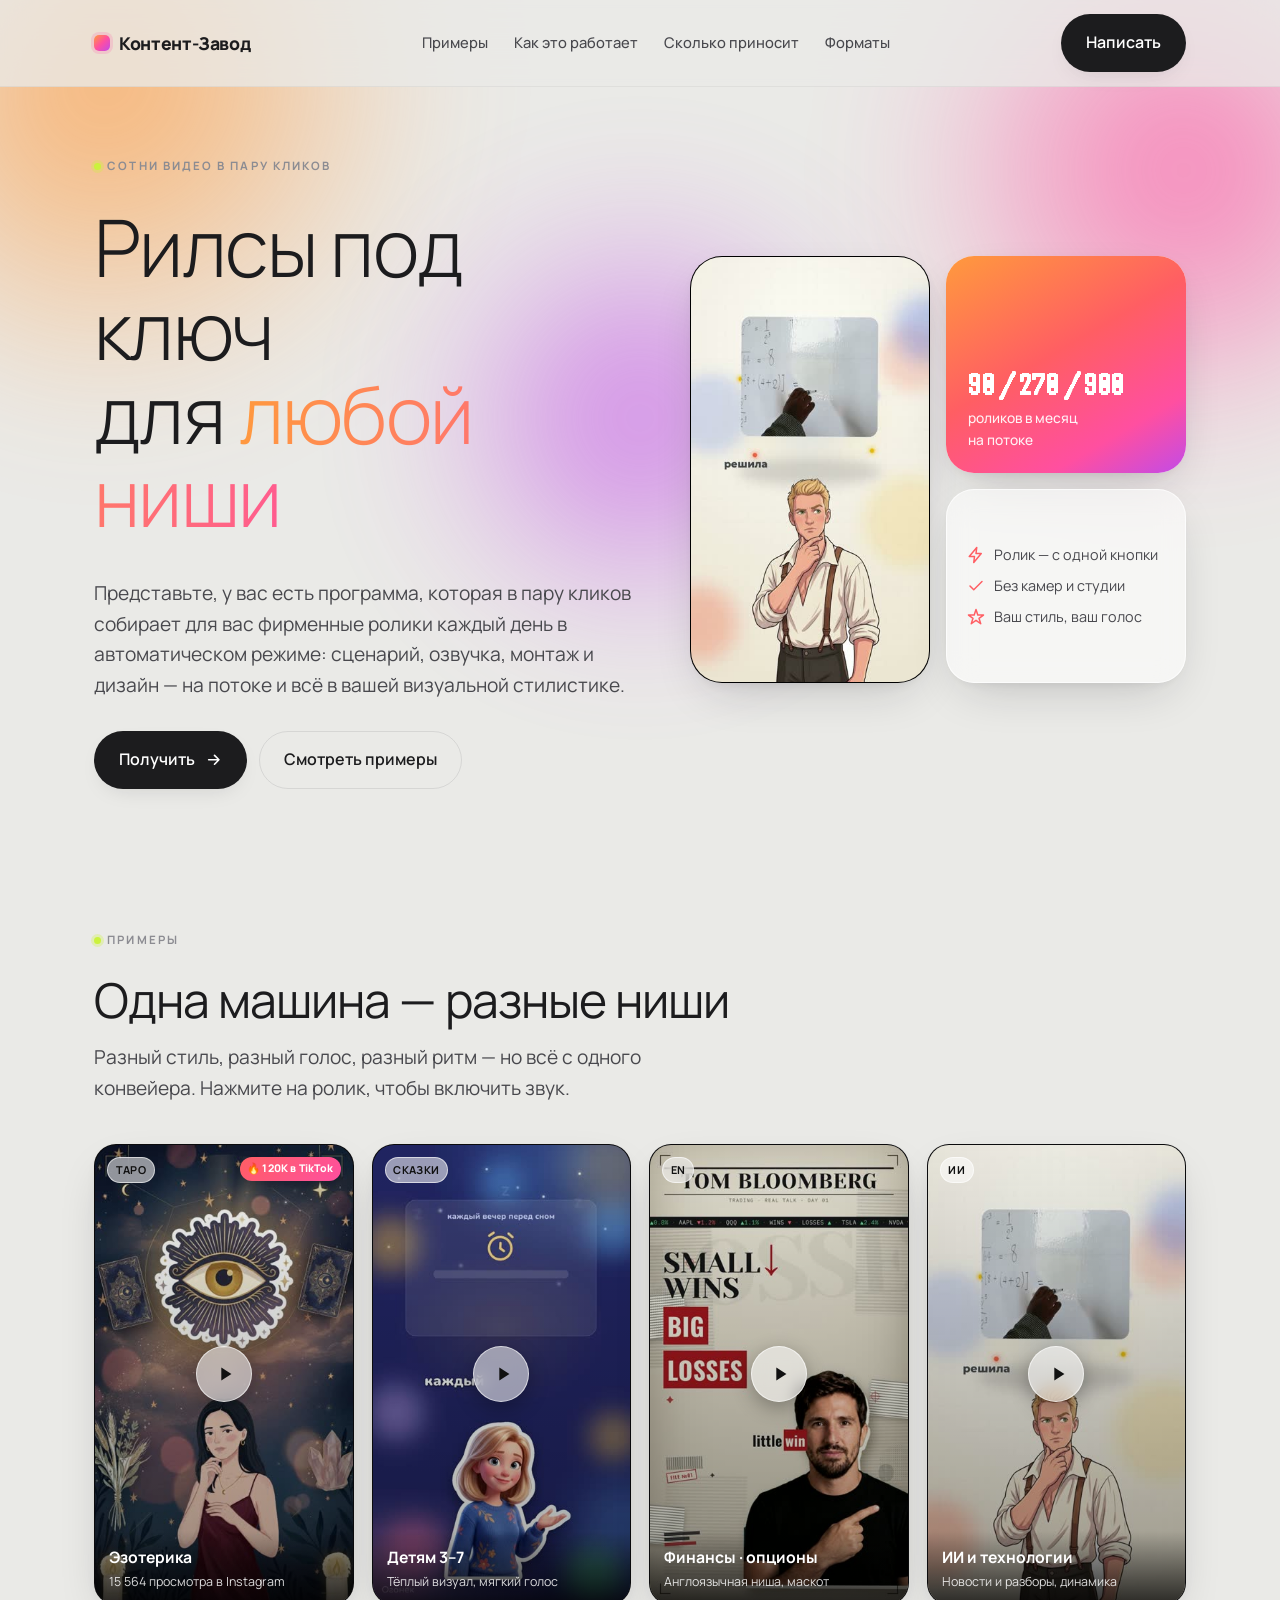
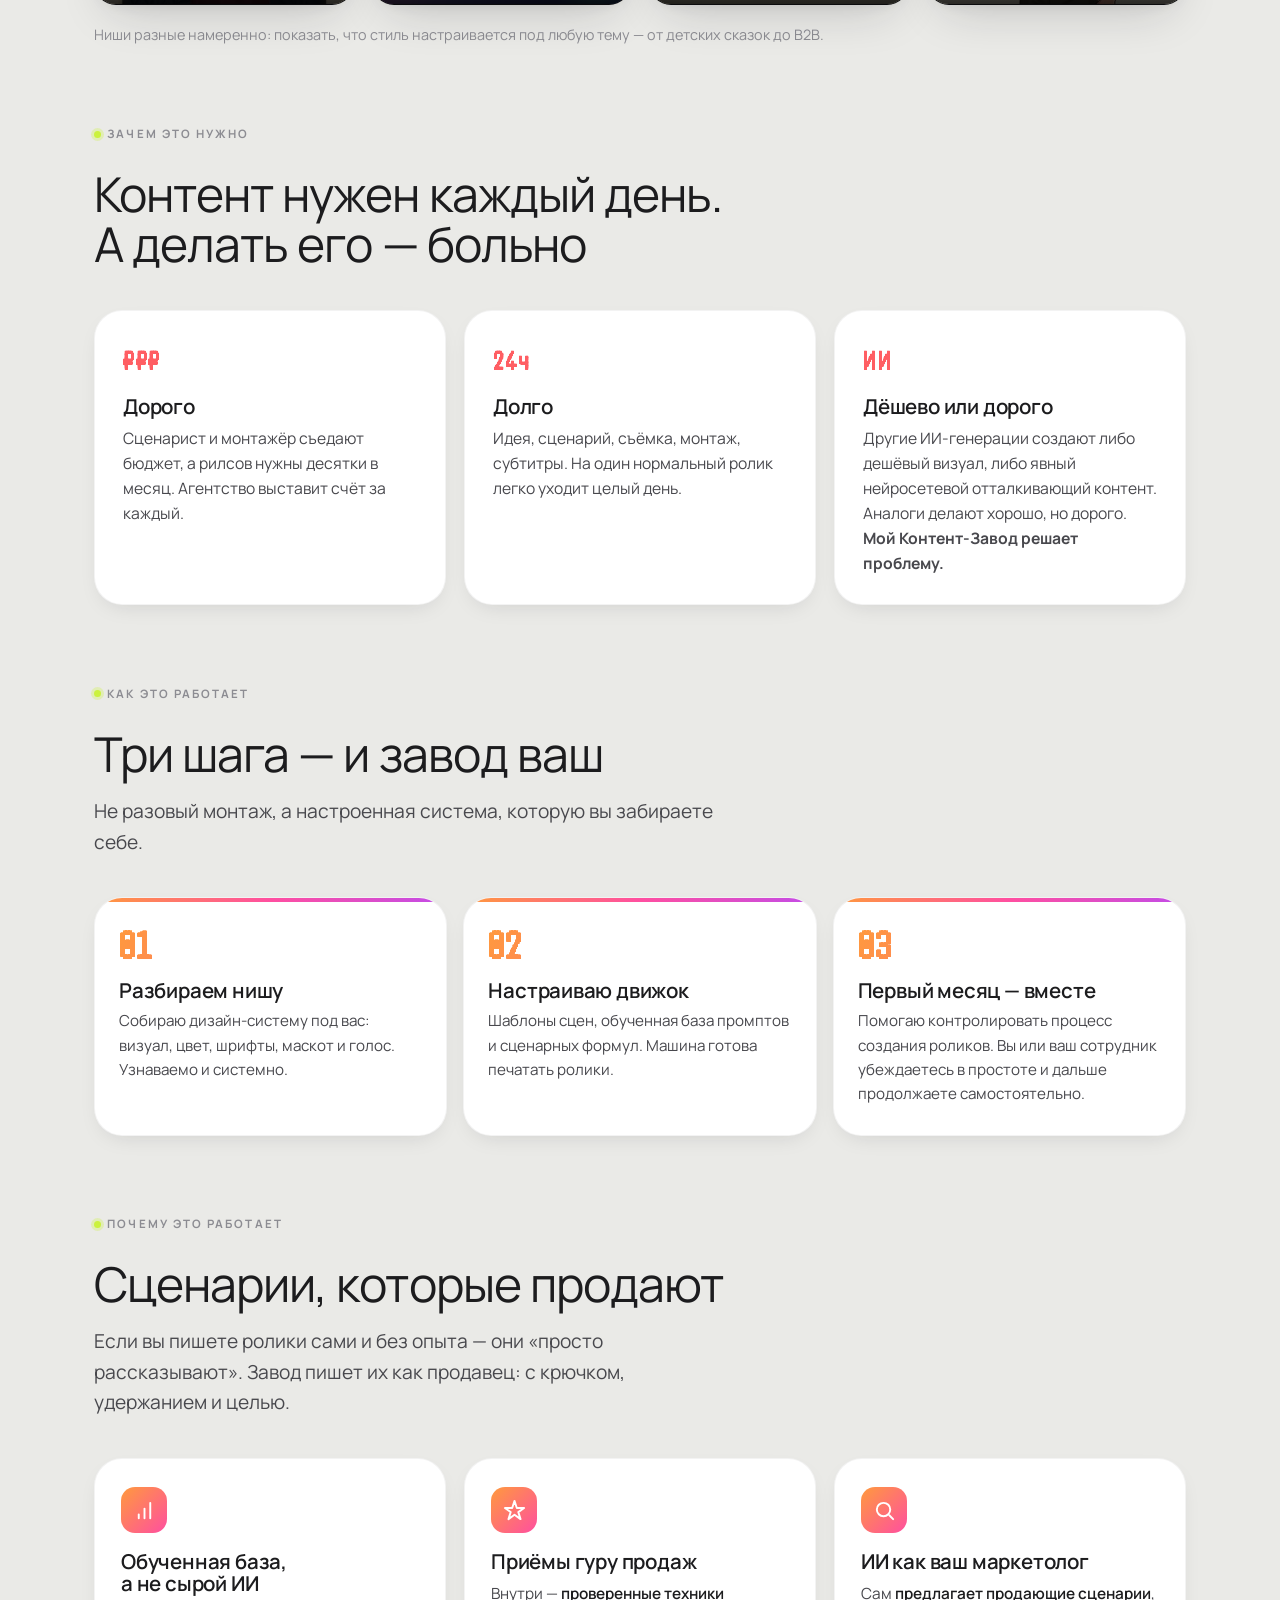
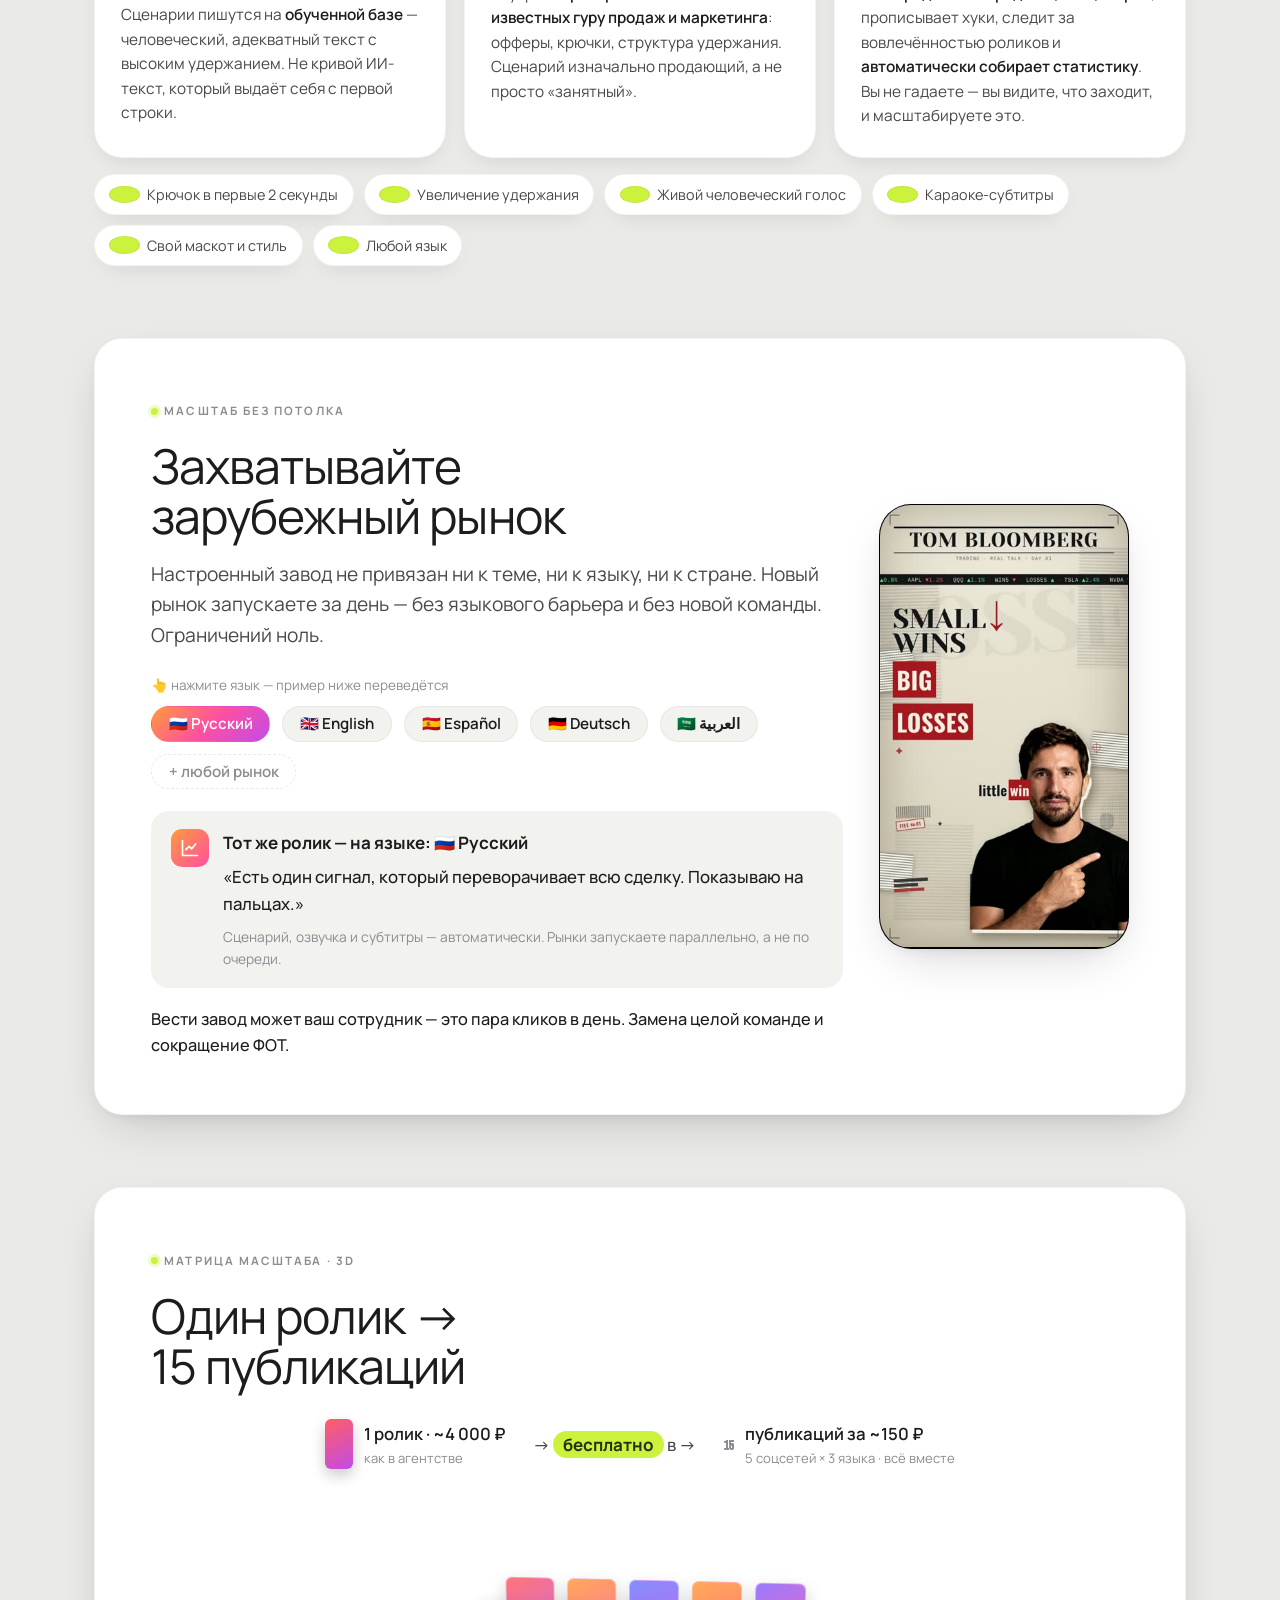
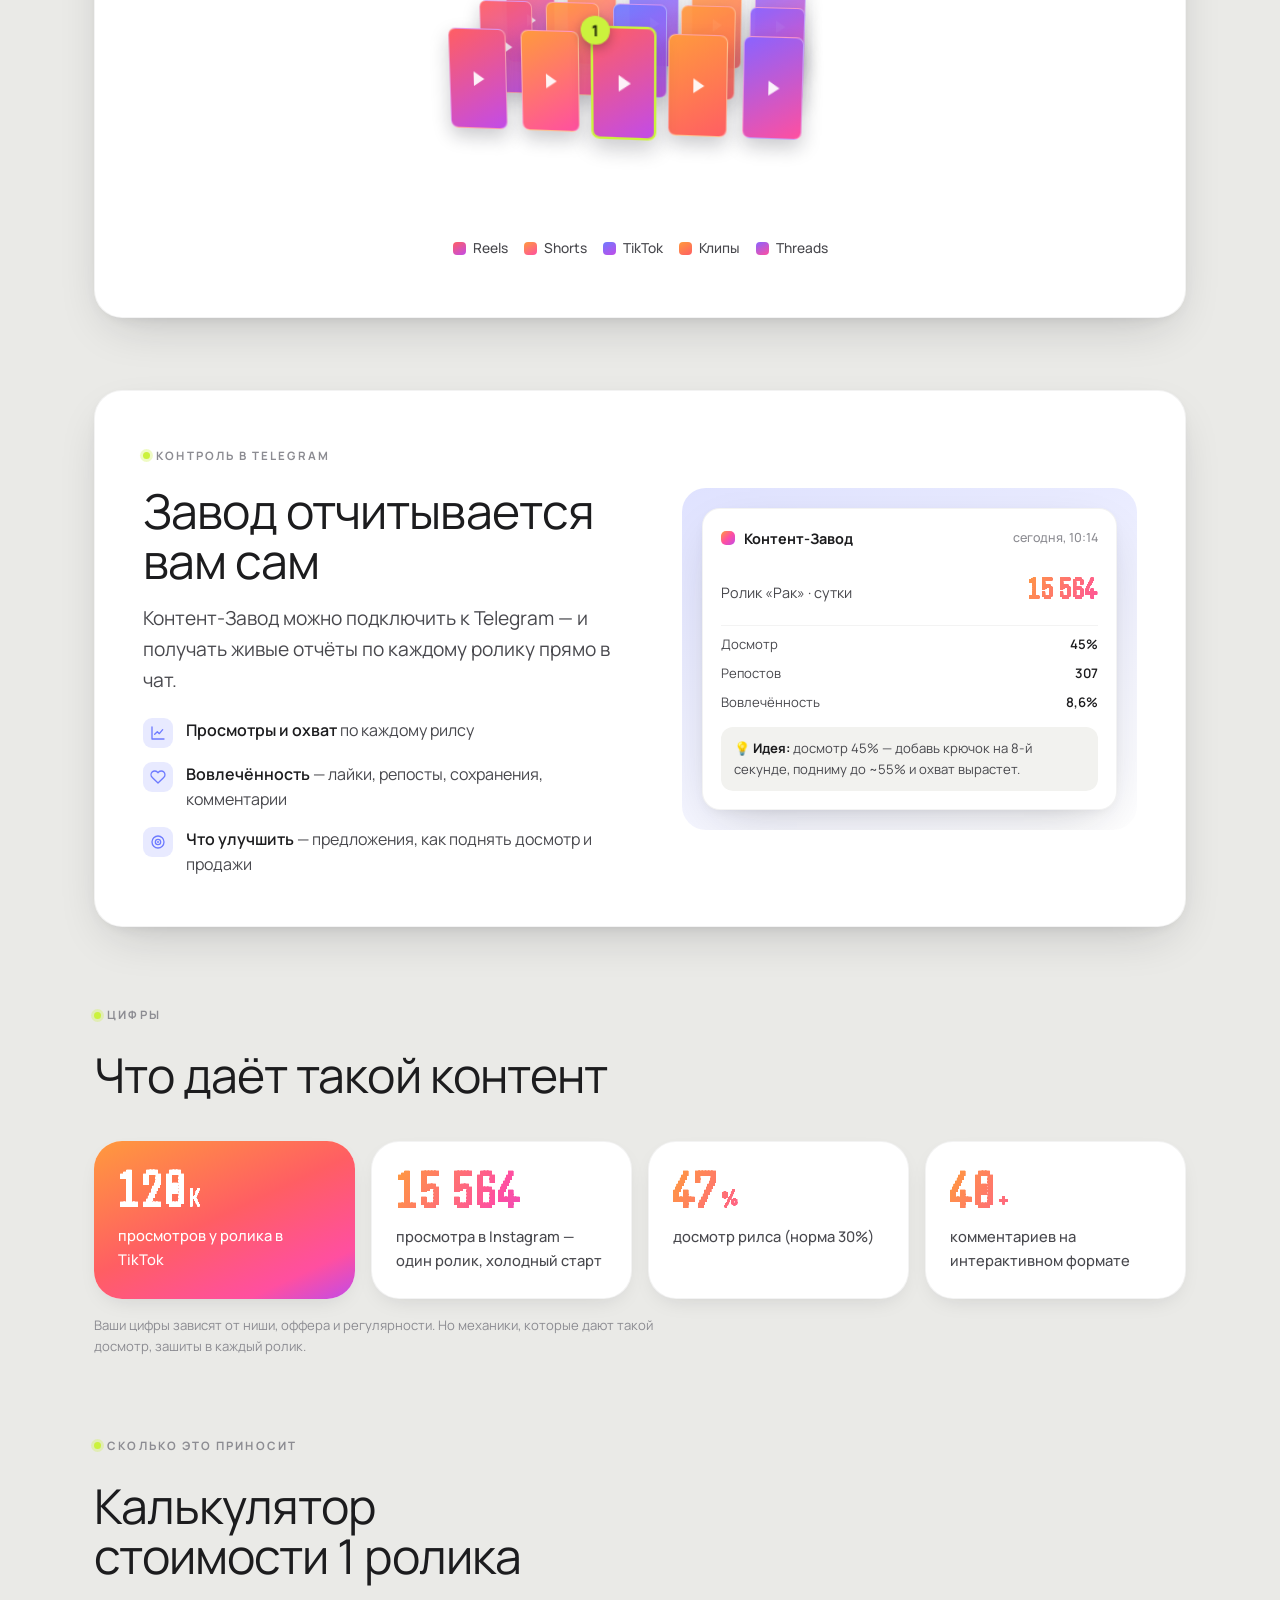
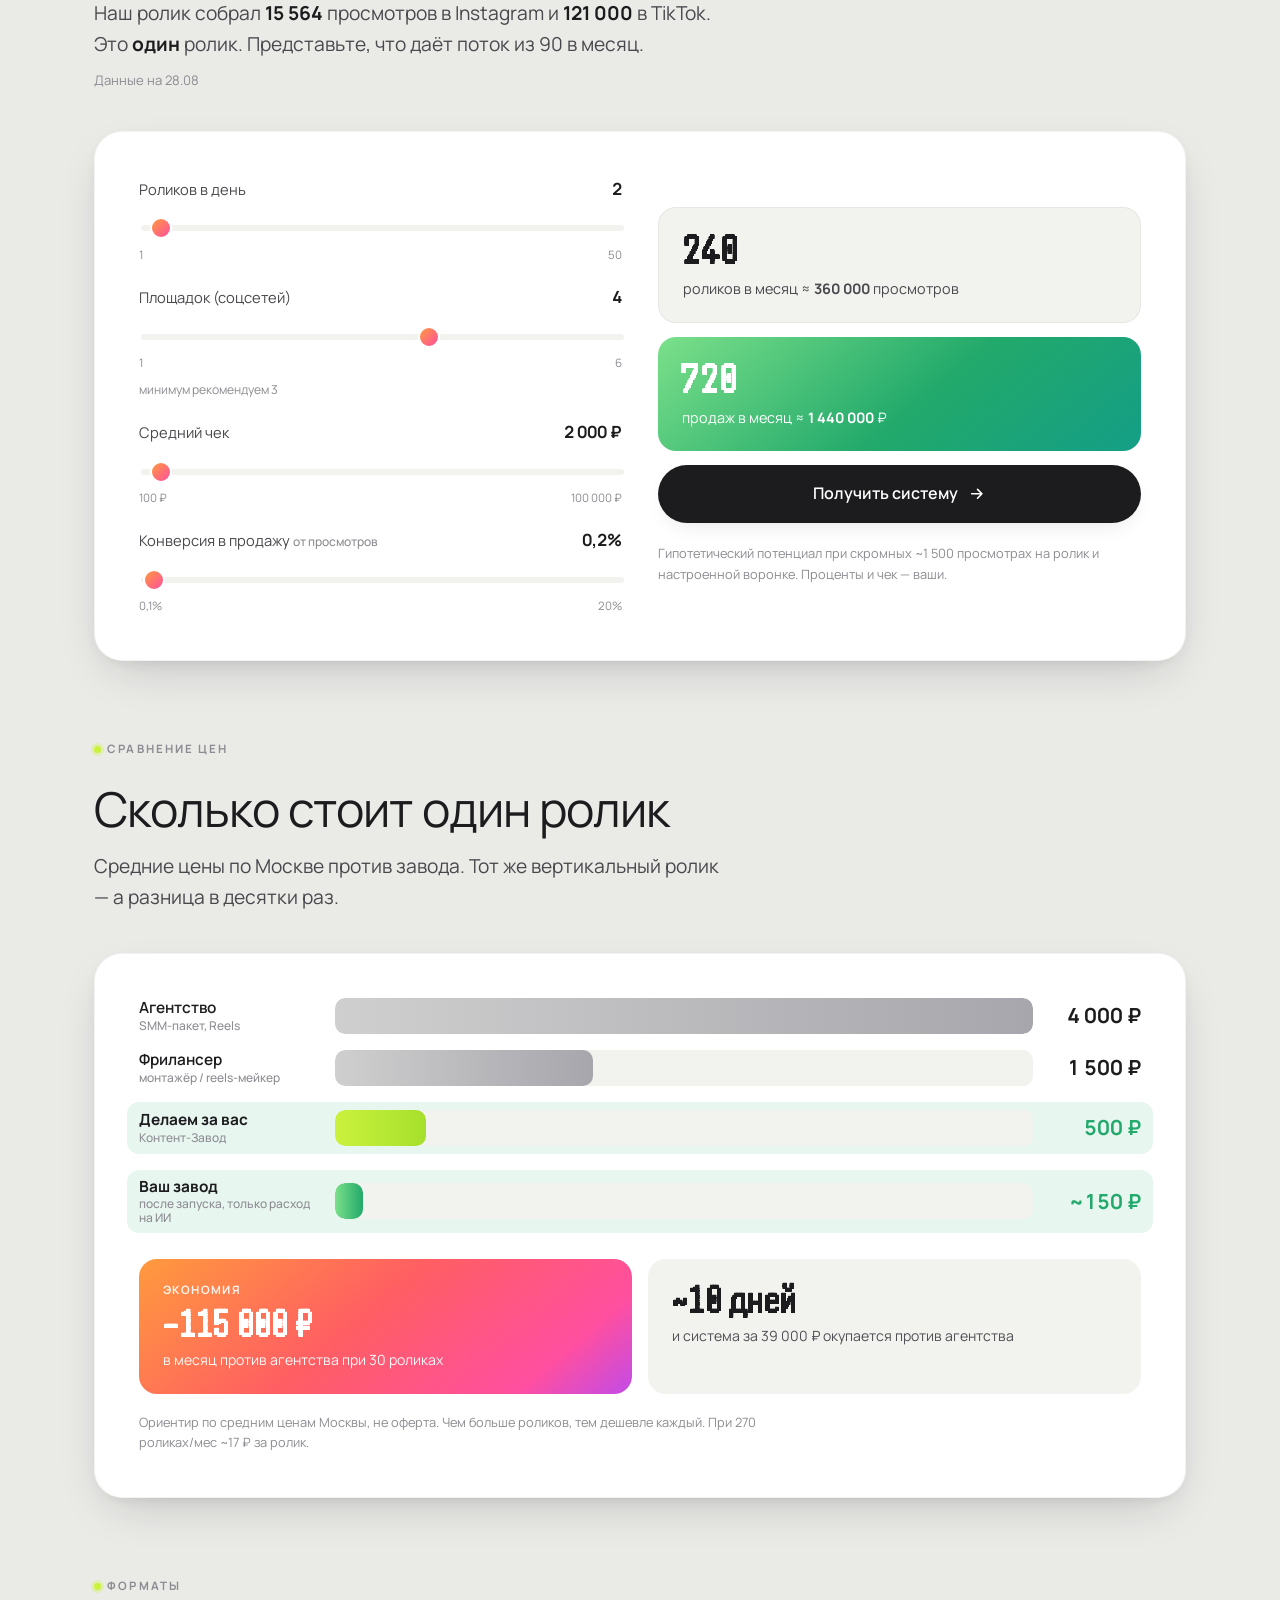
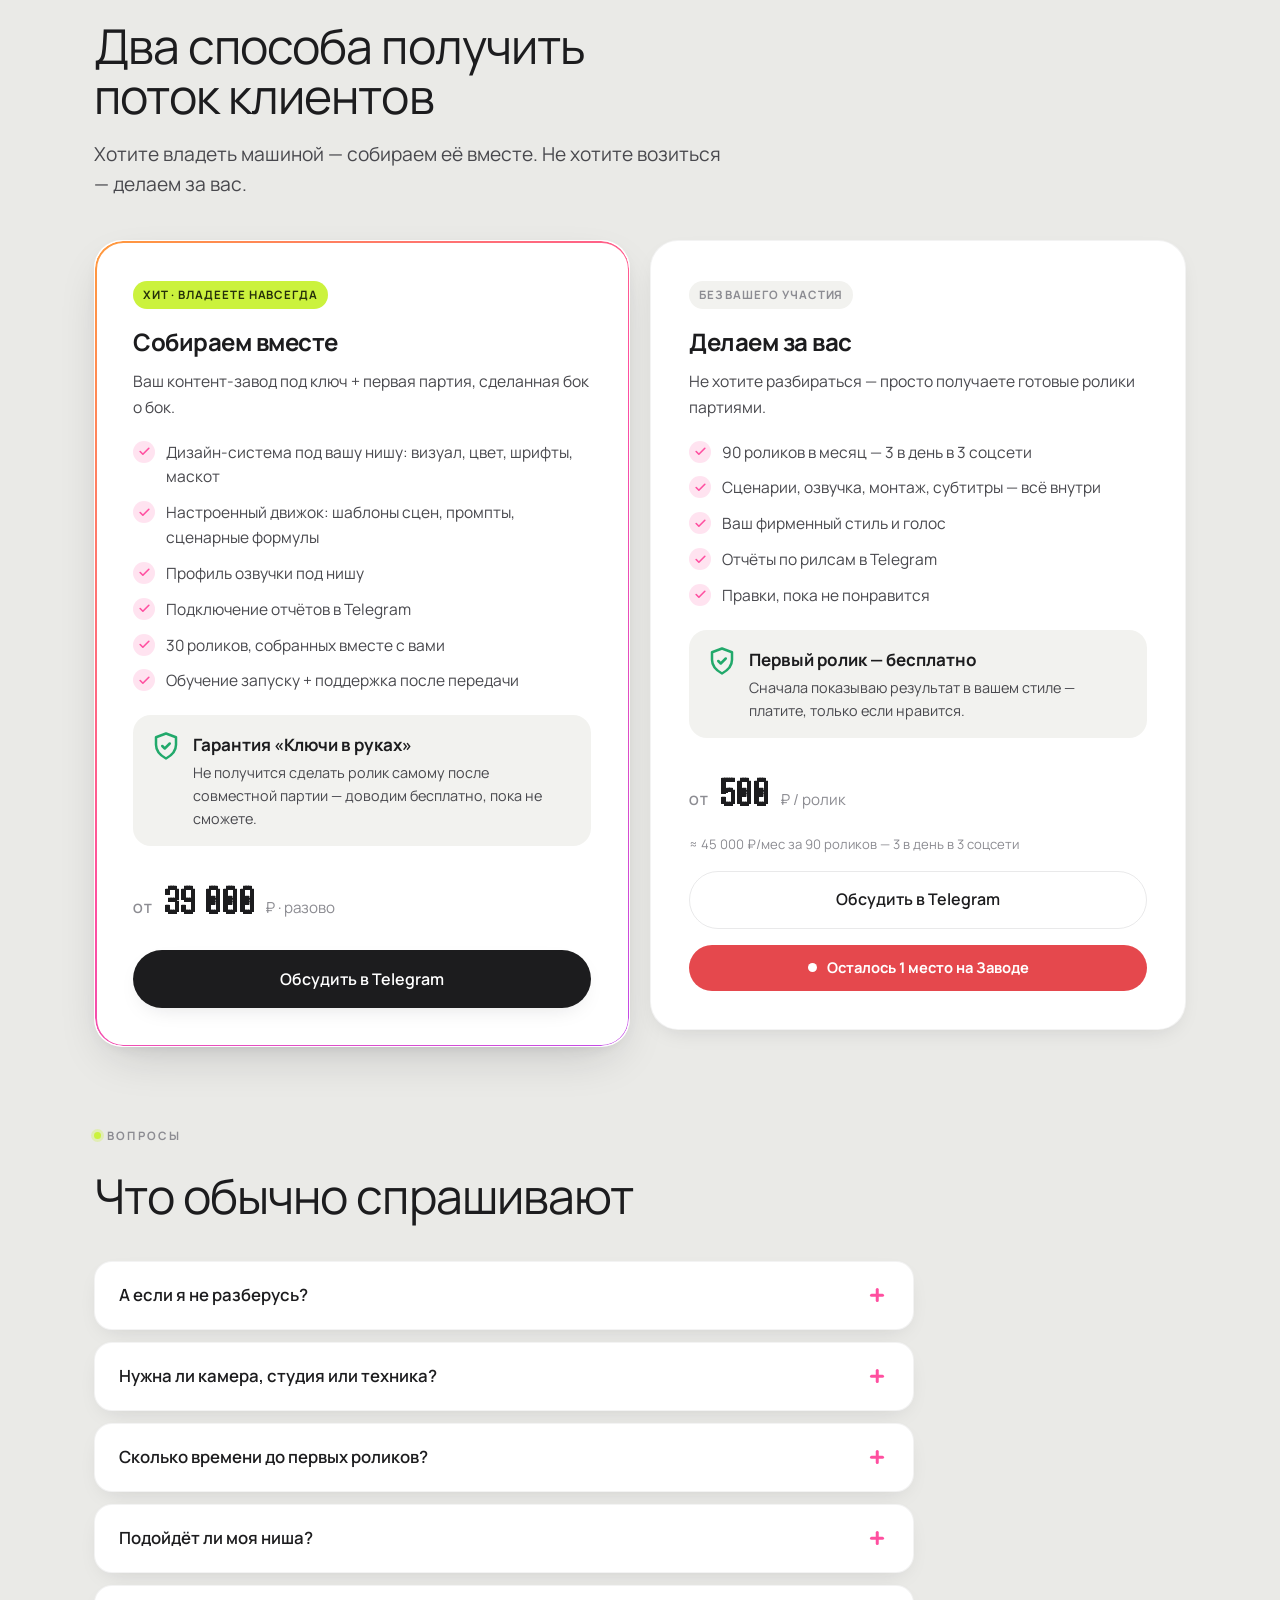
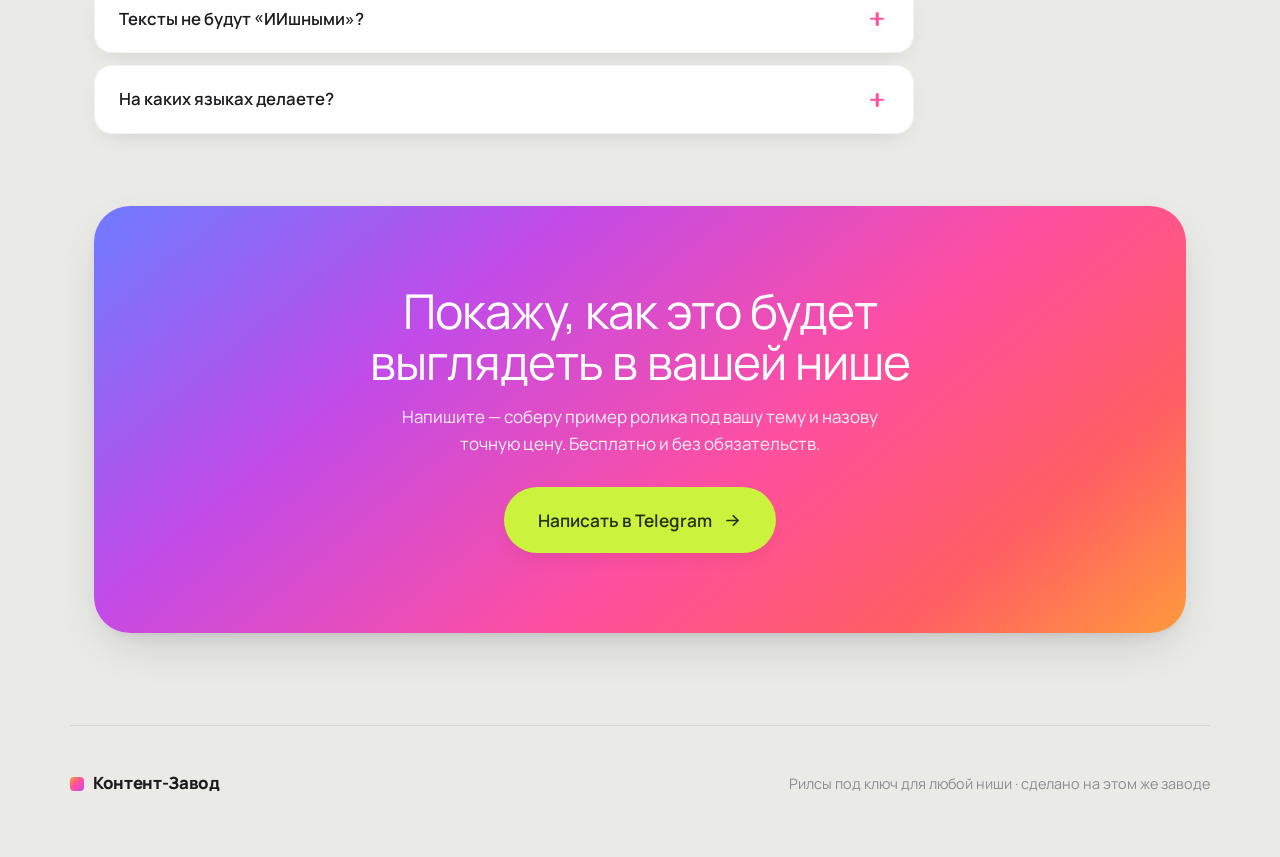
<file: index.html>
<!doctype html>
<html lang="ru" data-theme="light">
<head>
<meta charset="utf-8">
<meta name="viewport" content="width=device-width, initial-scale=1">
<title>Контент-Завод</title>
<link rel="preconnect" href="https://fonts.googleapis.com">
<link rel="preconnect" href="https://fonts.gstatic.com" crossorigin>
<link rel="stylesheet" href="https://fonts.googleapis.com/css2?family=Manrope:wght@300;400;500;600;700;800&family=Handjet:wght@400;500;600;700&display=swap">
<script>document.documentElement.setAttribute('data-theme','light');</script>

<style>
/* ================= TOKENS ================= */
:root{
  --ground:#EAEAE7;
  --surface:#FFFFFF;
  --surface-2:#F2F2EF;
  --frost:rgba(255,255,255,.55);
  --frost-brd:rgba(255,255,255,.7);
  --ink:#1C1C1E;
  --ink-2:#48484D;
  --muted:#8C8C92;
  --line:rgba(20,20,25,.09);
  --line-2:rgba(20,20,25,.05);

  --a1:#FF9A3D; --a2:#FF5E63; --a3:#FF4FA0; --a4:#C24BE8; --a5:#6E7BFF;
  --lime:#CBF23D; --lime-ink:#26310A;
  --good:#22A96B;

  --btn-bg:#1C1C1E; --btn-fg:#FFFFFF;

  --radius:28px; --radius-sm:18px; --radius-xs:12px;
  --shadow:0 18px 50px -18px rgba(24,24,34,.24), 0 4px 14px -6px rgba(24,24,34,.10);
  --shadow-sm:0 8px 24px -12px rgba(24,24,34,.18);
  --maxw:1140px;
  --ease:cubic-bezier(.22,.61,.36,1);
}
@media (prefers-color-scheme:dark){
  :root:not([data-theme="light"]){
    --ground:#0E0E10; --surface:#191A1D; --surface-2:#202127;
    --frost:rgba(30,31,36,.5); --frost-brd:rgba(255,255,255,.09);
    --ink:#F1F1F3; --ink-2:#C2C2C8; --muted:#83848C;
    --line:rgba(255,255,255,.10); --line-2:rgba(255,255,255,.06);
    --btn-bg:#F1F1F3; --btn-fg:#151517;
    --shadow:0 24px 60px -20px rgba(0,0,0,.7), 0 4px 16px -6px rgba(0,0,0,.5);
    --shadow-sm:0 10px 30px -14px rgba(0,0,0,.6);
  }
}
:root[data-theme="dark"]{
  --ground:#0E0E10; --surface:#191A1D; --surface-2:#202127;
  --frost:rgba(30,31,36,.5); --frost-brd:rgba(255,255,255,.09);
  --ink:#F1F1F3; --ink-2:#C2C2C8; --muted:#83848C;
  --line:rgba(255,255,255,.10); --line-2:rgba(255,255,255,.06);
  --btn-bg:#F1F1F3; --btn-fg:#151517;
  --shadow:0 24px 60px -20px rgba(0,0,0,.7), 0 4px 16px -6px rgba(0,0,0,.5);
  --shadow-sm:0 10px 30px -14px rgba(0,0,0,.6);
}

/* ================= BASE ================= */
*{box-sizing:border-box}
html{-webkit-text-size-adjust:100%}
body{margin:0;background:var(--ground);color:var(--ink);
  font-family:"Manrope",-apple-system,BlinkMacSystemFont,"Segoe UI",Roboto,sans-serif;
  font-size:17px;line-height:1.6;font-weight:400;-webkit-font-smoothing:antialiased;overflow-x:hidden}
h1,h2,h3{margin:0;text-wrap:balance;letter-spacing:-.02em;line-height:1.05}
p{margin:0}
a{color:inherit;text-decoration:none}
img,video{display:block;max-width:100%}
:focus-visible{outline:2.5px solid var(--a3);outline-offset:3px;border-radius:6px}
.wrap{max-width:var(--maxw);margin:0 auto;padding:0 24px}
section{position:relative}

/* ================= TYPO ================= */
.eyebrow{display:inline-flex;align-items:center;gap:.55em;font-size:.72rem;font-weight:700;
  letter-spacing:.18em;text-transform:uppercase;color:var(--muted)}
.eyebrow::before{content:"";width:7px;height:7px;border-radius:50%;background:var(--lime);
  box-shadow:0 0 0 3px color-mix(in srgb,var(--lime) 30%,transparent)}
.h1{font-size:clamp(2.5rem,6.2vw,5rem);font-weight:300}
.h2{font-size:clamp(1.9rem,3.8vw,3rem);font-weight:400}
.h3{font-size:clamp(1.15rem,1.6vw,1.35rem);font-weight:600;letter-spacing:-.01em}
.lead{font-size:clamp(1.05rem,1.5vw,1.22rem);color:var(--ink-2);font-weight:400;max-width:58ch}
.muted{color:var(--muted)}
.grad-text{background:linear-gradient(96deg,var(--a1),var(--a3) 55%,var(--a4));
  -webkit-background-clip:text;background-clip:text;color:transparent}

/* ================= BUTTONS ================= */
.btn{display:inline-flex;align-items:center;gap:.6em;font-family:inherit;font-size:1rem;font-weight:600;
  padding:.95em 1.5em;border-radius:999px;border:1px solid transparent;cursor:pointer;
  transition:transform .25s var(--ease),box-shadow .25s var(--ease),background .25s;white-space:nowrap}
.btn--primary{background:var(--btn-bg);color:var(--btn-fg);box-shadow:var(--shadow-sm)}
.btn--primary:hover{transform:translateY(-2px);box-shadow:var(--shadow)}
.btn--ghost{background:transparent;color:var(--ink);border-color:var(--line)}
.btn--ghost:hover{background:var(--surface);border-color:transparent;box-shadow:var(--shadow-sm);transform:translateY(-2px)}
.btn--lime{background:var(--lime);color:var(--lime-ink);box-shadow:var(--shadow-sm)}
.btn--lime:hover{transform:translateY(-2px);box-shadow:var(--shadow)}
.btn svg{width:1.1em;height:1.1em}

/* ================= AURORA ================= */
.aurora{position:absolute;inset:0;overflow:hidden;pointer-events:none;z-index:0}
.aurora b{position:absolute;border-radius:50%;filter:blur(70px);opacity:.75}
.blob1{width:46vw;height:46vw;max-width:620px;max-height:620px;left:-8%;top:-14%;
  background:radial-gradient(circle at 35% 35%,var(--a1),transparent 62%)}
.blob2{width:44vw;height:44vw;max-width:560px;max-height:560px;right:-10%;top:-6%;
  background:radial-gradient(circle at 60% 40%,var(--a3),transparent 60%)}
.blob3{width:40vw;height:40vw;max-width:520px;max-height:520px;left:30%;top:18%;
  background:radial-gradient(circle at 50% 50%,var(--a4),transparent 62%);opacity:.5}
@media (prefers-color-scheme:dark){:root:not([data-theme="light"]) .aurora b{opacity:.55}}
:root[data-theme="dark"] .aurora b{opacity:.55}
@keyframes drift{0%,100%{transform:translate3d(0,0,0) scale(1)}50%{transform:translate3d(3%,4%,0) scale(1.08)}}
.blob1{animation:drift 18s var(--ease) infinite}
.blob2{animation:drift 22s var(--ease) infinite reverse}
.blob3{animation:drift 26s var(--ease) infinite}

/* ================= NAV ================= */
.nav{position:sticky;top:0;z-index:40;backdrop-filter:blur(16px);-webkit-backdrop-filter:blur(16px);
  background:color-mix(in srgb,var(--ground) 78%,transparent);border-bottom:1px solid var(--line-2)}
.nav__in{display:flex;align-items:center;justify-content:space-between;padding:14px 24px;max-width:var(--maxw);margin:0 auto}
.nav__logo{font-weight:800;letter-spacing:-.02em;font-size:1.1rem;display:flex;align-items:center;gap:9px}
.nav__logo .sq{width:16px;height:16px;border-radius:5px;background:linear-gradient(135deg,var(--a1),var(--a3),var(--a4));box-shadow:0 0 0 3px color-mix(in srgb,var(--a3) 18%,transparent)}
.nav__links{display:flex;gap:26px;align-items:center}
.nav__links a{font-size:.92rem;color:var(--ink-2);font-weight:500;transition:color .2s}
.nav__links a:hover{color:var(--ink)}
.nav__right{display:flex;align-items:center;gap:12px}
.theme-btn{width:40px;height:40px;border-radius:50%;border:1px solid var(--line);background:var(--surface);
  cursor:pointer;display:flex;align-items:center;justify-content:center;color:var(--ink);transition:transform .2s}
.theme-btn:hover{transform:translateY(-1px)}
.theme-btn svg{width:18px;height:18px}
.theme-btn .moon{display:none}
:root[data-theme="dark"] .theme-btn .sun{display:none}
:root[data-theme="dark"] .theme-btn .moon{display:block}
@media (prefers-color-scheme:dark){:root:not([data-theme="light"]) .theme-btn .sun{display:none}:root:not([data-theme="light"]) .theme-btn .moon{display:block}}

/* ================= HERO ================= */
.hero{padding:clamp(28px,7vh,72px) 0 clamp(40px,7vh,80px);overflow:hidden}
.hero__grid{display:grid;grid-template-columns:1.05fr .95fr;gap:48px;align-items:center;position:relative;z-index:1}
.hero__h1{margin:.35em 0 .5em}
.hero__cta{display:flex;flex-wrap:wrap;gap:12px;margin-top:30px}
.hero__note{margin-top:18px;font-size:.9rem;color:var(--muted)}
.hero__note b{color:var(--ink);font-weight:600}
.bento{position:relative;display:grid;grid-template-columns:1fr 1fr;grid-template-rows:auto auto;gap:16px}
.card{background:var(--surface);border-radius:var(--radius);box-shadow:var(--shadow);border:1px solid var(--line-2)}
.phone{grid-row:1 / span 2;position:relative;border-radius:32px;overflow:hidden;box-shadow:var(--shadow);
  aspect-ratio:9/16;background:#000;border:1px solid var(--line-2)}
.phone video{width:100%;height:100%;object-fit:cover}
.phone__tag{position:absolute;left:12px;bottom:12px;z-index:2;background:var(--lime);color:var(--lime-ink);
  font-size:.72rem;font-weight:700;letter-spacing:.03em;padding:.4em .8em;border-radius:999px}
.mini-aurora{position:relative;overflow:hidden;padding:22px;color:#fff;min-height:150px;display:flex;flex-direction:column;justify-content:flex-end;border:none}
.mini-aurora::before{content:"";position:absolute;inset:0;background:linear-gradient(150deg,var(--a1),var(--a2) 45%,var(--a3) 78%,var(--a4));z-index:0}
.mini-aurora>*{position:relative;z-index:1}
.mini-aurora .k{font-family:"Handjet",monospace;font-weight:700;font-size:clamp(1.5rem,3.4vw,1.95rem);line-height:1.08;letter-spacing:.02em}
.mini-aurora .cap{font-size:.86rem;opacity:.92;margin-top:6px;font-weight:500}
.mini-frost{padding:20px;display:flex;flex-direction:column;gap:8px;justify-content:center;
  background:var(--frost);border:1px solid var(--frost-brd);backdrop-filter:blur(14px);-webkit-backdrop-filter:blur(14px)}
.mini-frost .row{display:flex;align-items:center;gap:9px;font-size:.9rem;color:var(--ink-2)}
.mini-frost .row i{width:18px;height:18px;flex:none;color:var(--a2)}
.mini-frost .row svg{width:100%;height:100%}

/* ================= SECTION SHELL ================= */
.block{padding:clamp(48px,8vh,96px) 0}
.block__head{max-width:64ch;margin-bottom:40px}
.block__head .h2{margin:.5em 0 .35em}

/* ================= PORTFOLIO ================= */
.reels{display:grid;grid-template-columns:repeat(4,1fr);gap:18px}
.reel{position:relative;margin:0;border-radius:22px;overflow:hidden;background:#0b0b0d;
  box-shadow:var(--shadow);aspect-ratio:9/16;cursor:pointer;border:1px solid var(--line-2)}
.reel video{width:100%;height:100%;object-fit:cover;background:#0b0b0d}
.reel__play{position:absolute;inset:0;display:flex;align-items:center;justify-content:center;
  border:none;background:linear-gradient(180deg,rgba(0,0,0,.05),rgba(0,0,0,.35));cursor:pointer;transition:opacity .3s}
.reel__play span{width:56px;height:56px;border-radius:50%;background:var(--frost);border:1px solid rgba(255,255,255,.6);
  backdrop-filter:blur(8px);-webkit-backdrop-filter:blur(8px);display:flex;align-items:center;justify-content:center;
  box-shadow:0 6px 20px rgba(0,0,0,.3);transition:transform .3s var(--ease)}
.reel:hover .reel__play span{transform:scale(1.1)}
.reel__play svg{width:22px;height:22px;margin-left:3px;color:#111}
.reel.playing .reel__play{opacity:0;pointer-events:none}
.reel__cap{position:absolute;left:0;right:0;bottom:0;z-index:2;padding:14px 14px 12px;
  background:linear-gradient(180deg,transparent,rgba(0,0,0,.72));color:#fff;pointer-events:none;transition:opacity .3s}
.reel.playing .reel__cap{opacity:0}
.reel__cap .n{font-weight:700;font-size:.98rem}
.reel__cap .d{font-size:.78rem;opacity:.85;margin-top:2px}
.reel__chip{position:absolute;top:12px;left:12px;z-index:2;font-size:.68rem;font-weight:700;letter-spacing:.04em;
  text-transform:uppercase;background:var(--frost);color:#111;border:1px solid rgba(255,255,255,.6);
  padding:.32em .7em;border-radius:999px;backdrop-filter:blur(8px);-webkit-backdrop-filter:blur(8px)}
.reel__hot{position:absolute;top:12px;right:12px;z-index:2;font-size:.66rem;font-weight:800;letter-spacing:.02em;
  background:linear-gradient(135deg,var(--a2),var(--a3));color:#fff;padding:.34em .7em;border-radius:999px;
  box-shadow:0 4px 14px rgba(0,0,0,.28)}
.reels__note{margin-top:18px;font-size:.9rem;color:var(--muted)}

/* ================= PAIN ================= */
.pains{display:grid;grid-template-columns:repeat(3,1fr);gap:18px}
.pain{background:var(--surface);border-radius:var(--radius);padding:28px;box-shadow:var(--shadow-sm);border:1px solid var(--line-2)}
.pain .k{font-family:"Handjet",monospace;font-weight:700;font-size:1.7rem;color:var(--a2);letter-spacing:.06em}
.pain .h3{margin:14px 0 8px}
.pain p{color:var(--ink-2);font-size:.98rem}

/* ================= STEPS ================= */
.steps{display:grid;grid-template-columns:repeat(3,1fr);gap:16px}
.step{position:relative;background:var(--surface);border-radius:var(--radius);padding:26px 24px 28px;
  box-shadow:var(--shadow-sm);border:1px solid var(--line-2);overflow:hidden}
.step__n{font-family:"Handjet",monospace;font-weight:700;font-size:2.6rem;line-height:1;
  background:linear-gradient(120deg,var(--a1),var(--a3));-webkit-background-clip:text;background-clip:text;color:transparent}
.step .h3{margin:14px 0 8px}
.step p{color:var(--ink-2);font-size:.95rem}
.step__line{position:absolute;left:0;top:0;height:4px;width:100%;background:linear-gradient(90deg,var(--a1),var(--a3),var(--a4))}

/* ================= FEATURES (сценарии продают) ================= */
.feats{display:grid;grid-template-columns:repeat(3,1fr);gap:18px;margin-bottom:16px}
.feat{background:var(--surface);border-radius:var(--radius);padding:28px 26px;box-shadow:var(--shadow-sm);border:1px solid var(--line-2)}
.feat .ic{width:46px;height:46px;border-radius:14px;display:flex;align-items:center;justify-content:center;
  background:linear-gradient(135deg,var(--a1),var(--a3));color:#fff;margin-bottom:18px}
.feat .ic svg{width:23px;height:23px}
.feat .h3{margin-bottom:9px}
.feat p{color:var(--ink-2);font-size:.96rem}
.feat p b{color:var(--ink);font-weight:600}
.craft{display:flex;flex-wrap:wrap;gap:10px;margin-top:6px}
.craft span{display:inline-flex;align-items:center;gap:7px;background:var(--surface);border:1px solid var(--line-2);
  border-radius:999px;padding:.55em 1em;font-size:.9rem;color:var(--ink-2);box-shadow:var(--shadow-sm)}
.craft span .d{width:7px;height:7px;border-radius:50%;background:var(--lime);flex:none}

/* ================= TELEGRAM ================= */
.tg{position:relative;overflow:hidden;border-radius:var(--radius);border:1px solid var(--line-2);box-shadow:var(--shadow);
  display:grid;grid-template-columns:1.05fr .95fr;gap:36px;align-items:center;padding:clamp(28px,4vw,48px);background:var(--surface)}
.tg__list{display:flex;flex-direction:column;gap:14px;margin-top:22px}
.tg__list .row{display:flex;gap:13px;align-items:flex-start;font-size:1rem;color:var(--ink-2)}
.tg__list .row b{color:var(--ink);font-weight:600}
.tg__list .row .ic{flex:none;width:30px;height:30px;border-radius:9px;display:flex;align-items:center;justify-content:center;
  background:color-mix(in srgb,var(--a5) 16%,transparent);color:var(--a5)}
.tg__list .row .ic svg{width:16px;height:16px}
.tg__phone{position:relative;border-radius:24px;padding:20px;overflow:hidden;
  background:linear-gradient(160deg,color-mix(in srgb,var(--a5) 22%,var(--surface)),var(--surface))}
.tg__msg{background:var(--surface);border-radius:18px;padding:18px;box-shadow:var(--shadow);border:1px solid var(--line-2)}
.tg__mh{display:flex;align-items:center;gap:9px;font-weight:700;font-size:.9rem}
.tg__mh .sq{width:14px;height:14px;border-radius:5px;background:linear-gradient(135deg,var(--a1),var(--a3),var(--a4))}
.tg__mh .t{color:var(--muted);font-weight:500;font-size:.78rem;margin-left:auto}
.tg__stat{display:flex;align-items:baseline;justify-content:space-between;margin-top:14px;padding-bottom:12px;border-bottom:1px solid var(--line-2)}
.tg__stat span{color:var(--ink-2);font-size:.9rem}
.tg__stat b{font-family:"Handjet",monospace;font-size:1.9rem;font-weight:700;
  background:linear-gradient(120deg,var(--a1),var(--a3));-webkit-background-clip:text;background-clip:text;color:transparent}
.tg__row{display:flex;justify-content:space-between;font-size:.82rem;color:var(--ink-2);margin-top:8px}
.tg__row b{color:var(--ink);font-weight:600}
.tg__tip{margin-top:14px;background:var(--surface-2);border-radius:12px;padding:11px 13px;font-size:.82rem;color:var(--ink-2)}
.tg__tip b{color:var(--ink)}

/* ================= METRICS ================= */
.metrics{display:grid;grid-template-columns:repeat(4,1fr);gap:16px}
.metric{border-radius:var(--radius);padding:26px 24px;position:relative;overflow:hidden;
  background:var(--surface);box-shadow:var(--shadow-sm);border:1px solid var(--line-2)}
.metric--hot{color:#fff;border:none}
.metric--hot::before{content:"";position:absolute;inset:0;z-index:0;background:linear-gradient(155deg,var(--a1),var(--a2) 48%,var(--a3) 82%,var(--a4))}
.metric--hot>*{position:relative;z-index:1}
.metric .k{font-family:"Handjet",monospace;font-weight:700;font-size:clamp(2.6rem,4.2vw,3.6rem);line-height:.85;letter-spacing:.02em}
.metric .k small{font-size:.5em;font-weight:600;margin-left:.05em}
.metric:not(.metric--hot) .k{background:linear-gradient(120deg,var(--a1),var(--a3),var(--a4));-webkit-background-clip:text;background-clip:text;color:transparent}
.metric .cap{margin-top:12px;font-size:.92rem;font-weight:500}
.metric:not(.metric--hot) .cap{color:var(--ink-2)}
.metrics__note{margin-top:16px;font-size:.82rem;color:var(--muted);max-width:74ch}

/* ================= FUNNEL CALC ================= */
.calc{background:var(--surface);border-radius:var(--radius);box-shadow:var(--shadow);border:1px solid var(--line-2);
  padding:clamp(26px,4vw,44px);display:grid;grid-template-columns:1fr 1fr;gap:36px;align-items:center}
.calc__inputs{display:flex;flex-direction:column;gap:20px}
.calc__row .lab{display:flex;justify-content:space-between;align-items:baseline;font-size:.92rem;color:var(--ink-2);margin-bottom:9px}
.calc__row .lab b{color:var(--ink);font-family:"Manrope",sans-serif;font-weight:700;font-size:1.05rem;font-variant-numeric:tabular-nums}
.calc input[type=range]{width:100%;-webkit-appearance:none;appearance:none;height:6px;border-radius:6px;background:var(--surface-2);outline:none}
.calc input[type=range]::-webkit-slider-thumb{-webkit-appearance:none;width:22px;height:22px;border-radius:50%;
  background:linear-gradient(135deg,var(--a1),var(--a3));cursor:pointer;box-shadow:var(--shadow-sm);border:2px solid #fff}
.calc input[type=range]::-moz-range-thumb{width:22px;height:22px;border-radius:50%;
  background:linear-gradient(135deg,var(--a1),var(--a3));cursor:pointer;border:2px solid #fff}
.calc input[type=number]{width:120px;font-family:"Manrope",sans-serif;font-size:1rem;font-weight:600;color:var(--ink);
  background:var(--surface-2);border:1px solid var(--line);border-radius:10px;padding:.4em .7em}
.calc__out{display:flex;flex-direction:column;gap:14px}
.calc__card{border-radius:var(--radius-sm);padding:22px 24px;border:1px solid var(--line-2)}
.calc__card--reel{background:var(--surface-2)}
.calc__card--month{position:relative;overflow:hidden;color:#fff;border:none}
.calc__card--month::before{content:"";position:absolute;inset:0;background:linear-gradient(140deg,#7BE08A,#22A96B 55%,#149E86);z-index:0}
.calc__card--month>*{position:relative;z-index:1}
.calc__k{font-family:"Handjet",monospace;font-weight:700;font-size:2.7rem;line-height:.9;letter-spacing:.02em}
.calc__cap{font-size:.9rem;margin-top:8px}
.calc__card--reel .calc__cap{color:var(--ink-2)}
.calc__note{font-size:.8rem;color:var(--muted);margin-top:6px}
.calc__hint{font-size:.76rem;color:var(--muted);margin-top:7px}
.calc__cta{width:100%;justify-content:center}
.calc__row .lab small{color:var(--muted);font-weight:500;font-size:.82em}

/* ================= OFFER ================= */
.offer{display:grid;grid-template-columns:1fr 1fr;gap:20px;align-items:start}
.pack{background:var(--surface);border-radius:var(--radius);box-shadow:var(--shadow-sm);border:1px solid var(--line-2);
  padding:clamp(26px,3vw,38px);position:relative;overflow:hidden}
.pack--main{box-shadow:var(--shadow);border:1px solid transparent}
.pack--main::before{content:"";position:absolute;inset:0;border-radius:var(--radius);padding:1.5px;
  background:linear-gradient(135deg,var(--a1),var(--a3),var(--a4));
  -webkit-mask:linear-gradient(#000 0 0) content-box,linear-gradient(#000 0 0);-webkit-mask-composite:xor;mask-composite:exclude;pointer-events:none}
.pack__badge{display:inline-block;font-size:.72rem;font-weight:700;letter-spacing:.08em;text-transform:uppercase;
  padding:.4em .85em;border-radius:999px;background:var(--lime);color:var(--lime-ink);margin-bottom:14px}
.pack__badge--soft{background:var(--surface-2);color:var(--muted)}
.pack__name{font-size:1.5rem;font-weight:700;letter-spacing:-.02em}
.pack__for{color:var(--ink-2);margin:8px 0 20px;font-size:.98rem}
.pack__list{list-style:none;margin:0 0 22px;padding:0;display:flex;flex-direction:column;gap:11px}
.pack__list li{display:flex;gap:11px;align-items:flex-start;font-size:.97rem;color:var(--ink-2)}
.pack__list .tick{flex:none;width:22px;height:22px;border-radius:50%;background:color-mix(in srgb,var(--a3) 16%,transparent);
  color:var(--a3);display:flex;align-items:center;justify-content:center;margin-top:1px}
.pack__list .tick svg{width:13px;height:13px}
.pack__guar{display:flex;gap:12px;background:var(--surface-2);border-radius:var(--radius-sm);padding:16px 18px;margin-bottom:22px}
.pack__guar .sh{flex:none;width:30px;height:30px;color:var(--good)}
.pack__guar b{font-weight:700}
.pack__guar p{font-size:.9rem;color:var(--ink-2);margin-top:3px}
.pack__price{display:flex;align-items:baseline;gap:10px;margin-bottom:18px}
.pack__price .num{font-family:"Handjet",monospace;font-weight:700;font-size:2.5rem;letter-spacing:.02em;color:var(--ink)}
.pack__price .per{color:var(--muted);font-size:.95rem}
.pack__price .from{font-size:.8rem;color:var(--muted);text-transform:uppercase;letter-spacing:.1em;font-weight:700}
.pack .btn{width:100%;justify-content:center}
.scarcity{margin-top:22px;display:flex;align-items:center;gap:10px;justify-content:center;color:var(--ink-2);font-size:.92rem}
.scarcity .pulse{width:9px;height:9px;border-radius:50%;background:var(--a2);animation:pulse 2.4s infinite}
@keyframes pulse{0%{box-shadow:0 0 0 0 color-mix(in srgb,var(--a2) 60%,transparent)}70%{box-shadow:0 0 0 10px transparent}100%{box-shadow:0 0 0 0 transparent}}
.econ{margin-top:22px;background:var(--surface);border-radius:var(--radius);box-shadow:var(--shadow-sm);border:1px solid var(--line-2);
  padding:28px clamp(24px,3vw,40px);display:grid;grid-template-columns:1fr auto 1fr;gap:24px;align-items:center}
.econ__col .lbl{font-size:.82rem;text-transform:uppercase;letter-spacing:.1em;color:var(--muted);font-weight:700}
.econ__col .v{font-family:"Handjet",monospace;font-weight:700;font-size:2rem;margin-top:6px;letter-spacing:.02em}
.econ__col .s{font-size:.9rem;color:var(--ink-2);margin-top:2px}
.econ__vs{width:44px;height:44px;border-radius:50%;background:var(--surface-2);display:flex;align-items:center;justify-content:center;font-weight:700;color:var(--muted);font-size:.85rem}
.econ__col--win .v{background:linear-gradient(120deg,var(--a1),var(--a3));-webkit-background-clip:text;background-clip:text;color:transparent}

/* ================= FAQ ================= */
.faq{display:grid;gap:12px;max-width:820px}
.faq details{background:var(--surface);border-radius:var(--radius-sm);border:1px solid var(--line-2);box-shadow:var(--shadow-sm);overflow:hidden}
.faq summary{list-style:none;cursor:pointer;padding:20px 24px;font-weight:600;font-size:1.05rem;
  display:flex;align-items:center;justify-content:space-between;gap:16px}
.faq summary::-webkit-details-marker{display:none}
.faq summary .pm{flex:none;width:24px;height:24px;position:relative;transition:transform .3s var(--ease)}
.faq summary .pm::before,.faq summary .pm::after{content:"";position:absolute;background:var(--a3);border-radius:2px}
.faq summary .pm::before{left:50%;top:5px;bottom:5px;width:2.5px;transform:translateX(-50%)}
.faq summary .pm::after{top:50%;left:5px;right:5px;height:2.5px;transform:translateY(-50%)}
.faq details[open] summary .pm{transform:rotate(135deg)}
.faq details p{padding:0 24px 22px;color:var(--ink-2);font-size:.98rem;max-width:70ch}

/* ================= FINAL ================= */
.final{position:relative;overflow:hidden;border-radius:36px;padding:clamp(40px,7vw,80px) clamp(24px,5vw,64px);
  text-align:center;color:#fff;box-shadow:var(--shadow)}
.final::before{content:"";position:absolute;inset:0;z-index:0;background:linear-gradient(140deg,var(--a5),var(--a4) 30%,var(--a3) 60%,var(--a2) 82%,var(--a1))}
.final>*{position:relative;z-index:1}
.final .h2{color:#fff;max-width:22ch;margin:0 auto}
.final p{color:rgba(255,255,255,.92);margin:16px auto 30px;max-width:50ch}
.final .btn--lime{font-size:1.08rem;padding:1.05em 1.9em}

/* ================= FOOTER ================= */
.foot{padding:44px 0 60px;border-top:1px solid var(--line);margin-top:20px;
  display:flex;flex-wrap:wrap;gap:16px;align-items:center;justify-content:space-between;color:var(--muted);font-size:.9rem}
.foot__logo{font-weight:800;letter-spacing:-.02em;color:var(--ink);font-size:1.05rem;display:flex;align-items:center;gap:9px}
.foot__logo .sq{width:14px;height:14px;border-radius:4px;background:linear-gradient(135deg,var(--a1),var(--a3),var(--a4))}

/* ================= REVEAL ================= */
[data-reveal]{opacity:0;transform:translateY(22px);transition:opacity .7s var(--ease),transform .7s var(--ease)}
[data-reveal].in{opacity:1;transform:none}

/* ================= COMPARE (цены) ================= */
.cmp{background:var(--surface);border-radius:var(--radius);box-shadow:var(--shadow);border:1px solid var(--line-2);padding:clamp(26px,4vw,44px)}
.cmp__bars{display:flex;flex-direction:column;gap:16px}
.cmp__bar{display:grid;grid-template-columns:180px 1fr 92px;gap:16px;align-items:center}
.cmp__bar .name{font-weight:600;font-size:.96rem;line-height:1.15}
.cmp__bar .name small{display:block;color:var(--muted);font-weight:500;font-size:.75rem;margin-top:2px}
.cmp__track{height:36px;border-radius:10px;background:var(--surface-2);overflow:hidden}
.cmp__fill{height:100%;border-radius:10px;min-width:8px;transition:width 1.1s var(--ease)}
.cmp__fill--grey{background:linear-gradient(90deg,#cfcfcf,#a6a6ac)}
.cmp__fill--lime{background:linear-gradient(90deg,var(--lime),#a6e02c)}
.cmp__fill--aur{background:linear-gradient(90deg,#7BE08A,var(--good))}
.cmp__bar .val{font-family:"Manrope",sans-serif;font-weight:700;font-size:1.3rem;text-align:right;font-variant-numeric:tabular-nums}
.cmp__save{display:grid;grid-template-columns:1fr 1fr;gap:16px;margin-top:26px}
.cmp__save-card{position:relative;overflow:hidden;color:#fff;border-radius:var(--radius-sm);padding:22px 24px}
.cmp__save-card::before{content:"";position:absolute;inset:0;background:linear-gradient(140deg,var(--a1),var(--a2) 45%,var(--a3) 82%,var(--a4));z-index:0}
.cmp__save-card>*{position:relative;z-index:1}
.cmp__save-card--soft{color:var(--ink);background:var(--surface-2)}
.cmp__save-card--soft::before{display:none}
.cmp__save-card .k{font-family:"Handjet",monospace;font-weight:700;font-size:2.5rem;line-height:.9;letter-spacing:.02em}
.cmp__save-card .c{font-size:.88rem;margin-top:8px;opacity:.95}
.cmp__save-card--soft .c{color:var(--ink-2)}
.cmp__note{font-size:.8rem;color:var(--muted);margin-top:18px;max-width:82ch}
.pack__subnote{font-size:.82rem;color:var(--muted);margin:-8px 0 16px}
.calc__range{display:flex;justify-content:space-between;margin-top:7px;font-size:.72rem;color:var(--muted)}
.cmp__bar--mine{background:color-mix(in srgb,var(--good) 10%,transparent);border-radius:12px;margin:0 -12px;padding:8px 12px}
.cmp__bar--mine .name{font-weight:700}
.cmp__bar--mine .val{color:var(--good)}
.cmp__save-lbl{font-size:.72rem;font-weight:700;letter-spacing:.12em;text-transform:uppercase;opacity:.9;margin-bottom:6px}
.soldout{margin-top:16px;display:flex;align-items:center;justify-content:center;gap:10px;background:#E5484D;color:#fff;font-weight:700;font-size:.92rem;padding:.75em 1em;border-radius:999px;animation:soldoutPulse 1.6s infinite}
.soldout__dot{width:9px;height:9px;border-radius:50%;background:#fff;flex:none}
@keyframes soldoutPulse{0%,100%{box-shadow:0 0 0 0 rgba(229,72,77,.55)}50%{box-shadow:0 0 0 9px rgba(229,72,77,0)}}
.scale__grid{display:grid;grid-template-columns:1fr 250px;gap:36px;align-items:center}
.scale__media{position:relative}
.scale__media .phone{width:100%}
@media (max-width:760px){.scale__grid{grid-template-columns:1fr;gap:26px}.scale__media{max-width:210px;margin:6px auto 0}}
@media (max-width:620px){
  .cmp__bar{grid-template-columns:1fr auto;grid-template-areas:"nm vl" "tr tr";row-gap:9px}
  .cmp__bar .name{grid-area:nm}.cmp__bar .val{grid-area:vl}.cmp__track{grid-area:tr}
  .cmp__save{grid-template-columns:1fr}
}

/* ================= SCALE ================= */
.scale{position:relative;overflow:hidden;background:var(--surface);border:1px solid var(--line-2);border-radius:var(--radius);box-shadow:var(--shadow);padding:clamp(28px,5vw,56px)}
.scale__glow{position:absolute;right:-12%;top:-45%;width:55%;height:170%;border-radius:50%;filter:blur(80px);opacity:.5;background:radial-gradient(circle,var(--a3),transparent 60%);pointer-events:none}
.scale>*{position:relative;z-index:1}
.scale__hint{font-size:.84rem;color:var(--muted);margin:24px 0 10px}
.scale__markets{display:flex;flex-wrap:wrap;gap:12px;margin:0 0 22px}
.scale__m{display:inline-flex;align-items:center;gap:8px;background:var(--surface-2);border:1px solid var(--line-2);border-radius:999px;padding:.6em 1.1em;font-weight:600;font-size:.95rem;font-family:inherit;color:var(--ink);line-height:1;cursor:pointer;transition:transform .2s var(--ease),border-color .2s,background .25s,box-shadow .25s}
.scale__m:hover{transform:translateY(-2px);border-color:var(--a3);box-shadow:0 8px 20px -10px rgba(24,24,34,.28)}
.scale__m:focus-visible{outline:2.5px solid var(--a3);outline-offset:2px}
.scale__m.is-active{background:linear-gradient(135deg,var(--a1),var(--a3),var(--a4));color:#fff;border-color:transparent;animation:chipPulse 2.2s ease-in-out infinite}
@keyframes chipPulse{0%,100%{box-shadow:0 0 0 0 color-mix(in srgb,var(--a3) 45%,transparent)}55%{box-shadow:0 0 0 8px transparent}}
.scale__m--more{background:none;border:1px dashed var(--line);color:var(--muted);cursor:default}
.scale__m--more:hover{transform:none;border-color:var(--line);box-shadow:none}
.scale__ex{display:flex;gap:14px;align-items:flex-start;background:var(--surface-2);border-radius:var(--radius-sm);padding:18px 20px}
.scale__ex .ic{flex:none;width:38px;height:38px;border-radius:11px;display:flex;align-items:center;justify-content:center;background:linear-gradient(135deg,var(--a1),var(--a3));color:#fff}
.scale__ex .ic svg{width:20px;height:20px}
.scale__ex b{color:var(--ink)}
.scale__hook{color:var(--ink);font-size:1.05rem;font-weight:500;margin-top:8px;transition:opacity .25s}
.scale__exnote{color:var(--muted);font-size:.86rem;margin-top:8px}
.scale__emp{margin-top:18px;font-size:1.02rem;color:var(--ink);font-weight:500;max-width:70ch}

/* ================= 3D MATRIX ================= */
.m3-cvt{display:flex;align-items:center;justify-content:center;gap:clamp(12px,3vw,28px);flex-wrap:wrap;margin:28px 0 2px;text-align:left}
.m3-cvt__side{display:flex;align-items:center;gap:11px}
.m3-cvt__side b{font-weight:600;font-size:1.05rem}
.m3-cvt__side span{display:block;color:var(--muted);font-size:.82rem}
.m3-cvt__tile{width:28px;height:50px;border-radius:6px;background:linear-gradient(150deg,var(--a2),var(--a4));box-shadow:0 6px 14px rgba(20,20,30,.22);flex:none}
.m3-cvt__n{font-family:"Handjet",monospace;font-weight:700;font-size:2.8rem;line-height:.9;background:linear-gradient(120deg,var(--a1),var(--a3),var(--a4));-webkit-background-clip:text;background-clip:text;color:transparent}
.m3-cvt__mid{color:var(--ink-2);font-weight:500;white-space:nowrap}
.m3-cvt__free{background:var(--lime);color:var(--lime-ink);border-radius:999px;padding:2px 10px;font-weight:700}
.m3-stage{position:relative;height:clamp(290px,40vh,410px);display:flex;align-items:center;justify-content:center;perspective:1400px;cursor:grab;touch-action:none;overflow:hidden;user-select:none;margin-top:2px}
.m3-stage:active{cursor:grabbing}
.m3-cube{position:relative;width:0;height:0;transform-style:preserve-3d}
.m3-tile{position:absolute;left:0;top:0;border-radius:7px;display:flex;align-items:center;justify-content:center;border:1px solid rgba(255,255,255,.4);box-shadow:0 8px 18px rgba(20,20,30,.22)}
.m3-tile .pl{width:0;height:0;border-left:10px solid rgba(255,255,255,.92);border-top:7px solid transparent;border-bottom:7px solid transparent;margin-left:2px}
.m3-tile--src{border:2px solid var(--lime);z-index:3;animation:m3pulse 1.8s ease-in-out infinite}
.m3-badge{position:absolute;top:-10px;left:-10px;width:24px;height:24px;border-radius:50%;background:var(--lime);color:var(--lime-ink);font-size:.8rem;font-weight:800;display:flex;align-items:center;justify-content:center;box-shadow:0 3px 9px rgba(20,20,30,.32)}
@keyframes m3pulse{0%,100%{box-shadow:0 0 0 4px color-mix(in srgb,var(--lime) 50%,transparent),0 12px 26px rgba(20,20,30,.32)}50%{box-shadow:0 0 0 12px color-mix(in srgb,var(--lime) 0%,transparent),0 12px 26px rgba(20,20,30,.32)}}
.m3-drag{position:absolute;left:0;right:0;bottom:8px;text-align:center;color:var(--muted);font-size:.84rem;pointer-events:none}
.m3-legend{display:flex;flex-wrap:wrap;gap:10px 16px;justify-content:center;align-items:center;padding:6px 0 2px;font-size:.86rem;color:var(--ink-2)}
.m3-legend .l{display:inline-flex;align-items:center;gap:7px;font-weight:500}
.m3-legend .l i{width:13px;height:13px;border-radius:4px}
.m3-legend .sep{width:1px;height:15px;background:var(--line)}
.m3-legend .lang{color:var(--muted)}
@media (max-width:620px){.scale{padding:24px 16px}.m3-cvt{gap:10px;margin:18px 0 0}.m3-cvt__n{font-size:2.1rem}.m3-cvt__tile{width:24px;height:44px}.m3-cvt__mid{font-size:.9rem}.m3-cvt__side b{font-size:.96rem}.m3-stage{height:265px}.m3-legend{font-size:.7rem;gap:5px 8px}.m3-legend .l{gap:5px}.m3-legend .l i{width:9px;height:9px}}

/* ================= EXTRA MOTION ================= */
.pain,.step,.feat,.metric,.pack{transition:transform .32s var(--ease),box-shadow .32s var(--ease)}
.pain:hover,.step:hover,.feat:hover,.metric:hover{transform:translateY(-5px);box-shadow:var(--shadow)}
.reel{transition:transform .32s var(--ease),box-shadow .32s var(--ease)}
.reel:hover{transform:translateY(-5px) scale(1.012)}
[data-stagger]>*{opacity:0;transform:translateY(18px);transition:opacity .55s var(--ease),transform .55s var(--ease)}
[data-stagger].in>*{opacity:1;transform:none}
.grad-text{background-size:220% auto;animation:gradShift 7s linear infinite}
@keyframes gradShift{to{background-position:220% center}}
.btn--primary{position:relative;overflow:hidden}
.btn--primary::after{content:"";position:absolute;top:0;left:-70%;width:45%;height:100%;background:linear-gradient(100deg,transparent,rgba(255,255,255,.4),transparent);transform:skewX(-18deg);animation:shine 5s ease-in-out infinite;pointer-events:none}
@keyframes shine{0%,55%{left:-70%}100%{left:150%}}

/* ================= RESPONSIVE ================= */
@media (max-width:960px){
  .hero__grid{grid-template-columns:1fr;gap:36px}
  .bento{max-width:460px}
  .reels{grid-template-columns:repeat(2,1fr)}
  .steps{grid-template-columns:repeat(2,1fr)}
  .steps .step:last-child{grid-column:1 / -1}
  .feats{grid-template-columns:1fr}
  .tg{grid-template-columns:1fr;gap:26px}
  .calc{grid-template-columns:1fr;gap:26px}
  .offer{grid-template-columns:1fr}
  .nav__links{display:none}
}
@media (max-width:620px){
  body{font-size:16px}
  .pains{grid-template-columns:1fr}
  .metrics{grid-template-columns:1fr 1fr}
  .econ{grid-template-columns:1fr;gap:18px;text-align:center}
  .econ__vs{margin:0 auto}
  .bento{grid-template-columns:1fr 1fr}
  .hero__cta .btn{flex:1 1 auto;justify-content:center}
}
@media (prefers-reduced-motion:reduce){
  *{animation:none!important;transition:none!important}
  [data-reveal]{opacity:1;transform:none}
  [data-stagger]>*{opacity:1!important;transform:none!important}
}
</style>
</head>
<body>
<!-- ===================== NAV ===================== -->
<nav class="nav">
  <div class="nav__in">
    <a class="nav__logo" href="#top"><span class="sq"></span>Контент-Завод</a>
    <div class="nav__links">
      <a href="#portfolio">Примеры</a>
      <a href="#how">Как это работает</a>
      <a href="#funnel">Сколько приносит</a>
      <a href="#offer">Форматы</a>
    </div>
    <div class="nav__right">
      <a class="btn btn--primary" href="https://t.me/akookoo" target="_blank" rel="noopener">Написать</a>
    </div>
  </div>
</nav>

<!-- ===================== HERO ===================== -->
<header class="hero" id="top">
  <div class="aurora"><b class="blob1"></b><b class="blob2"></b><b class="blob3"></b></div>
  <div class="wrap">
    <div class="hero__grid">
      <div>
        <span class="eyebrow">сотни видео в пару кликов</span>
        <h1 class="h1 hero__h1">Рилсы под ключ<br>для <span class="grad-text">любой ниши</span></h1>
        <p class="lead">Представьте, у вас есть программа, которая в пару кликов собирает для вас фирменные ролики каждый день в автоматическом режиме: сценарий, озвучка, монтаж и дизайн — на потоке и всё в вашей визуальной стилистике.</p>
        <div class="hero__cta">
          <a class="btn btn--primary" href="https://t.me/akookoo" target="_blank" rel="noopener">Получить
            <svg viewBox="0 0 24 24" fill="none" stroke="currentColor" stroke-width="2.2" stroke-linecap="round" stroke-linejoin="round"><path d="M5 12h14M13 6l6 6-6 6"/></svg>
          </a>
          <a class="btn btn--ghost" href="#portfolio">Смотреть примеры</a>
        </div>
      </div>

      <div class="bento">
        <div class="phone card">
          <video id="heroVideo" src="media/ai.mp4" poster="media/ai.jpg" muted loop playsinline preload="auto"></video>
        </div>
        <div class="card mini-aurora">
          <div class="k">90 / 270 / 900</div>
          <div class="cap">роликов в месяц<br>на потоке</div>
        </div>
        <div class="card mini-frost">
          <div class="row"><i><svg viewBox="0 0 24 24" fill="none" stroke="currentColor" stroke-width="2" stroke-linecap="round" stroke-linejoin="round"><path d="M13 2L3 14h7l-1 8 10-12h-7z"/></svg></i>Ролик — с одной кнопки</div>
          <div class="row"><i><svg viewBox="0 0 24 24" fill="none" stroke="currentColor" stroke-width="2" stroke-linecap="round" stroke-linejoin="round"><path d="M20 6L9 17l-5-5"/></svg></i>Без камер и студии</div>
          <div class="row"><i><svg viewBox="0 0 24 24" fill="none" stroke="currentColor" stroke-width="2" stroke-linecap="round" stroke-linejoin="round"><path d="M12 2l2.4 7.4H22l-6 4.3 2.3 7.3-6.3-4.6L5.7 21 8 13.7 2 9.4h7.6z"/></svg></i>Ваш стиль, ваш голос</div>
        </div>
      </div>
    </div>
  </div>
</header>

<!-- ===================== PORTFOLIO ===================== -->
<section class="block" id="portfolio">
  <div class="wrap">
    <div class="block__head" data-reveal>
      <span class="eyebrow">Примеры</span>
      <h2 class="h2">Одна машина — разные ниши</h2>
      <p class="lead">Разный стиль, разный голос, разный ритм — но всё с одного конвейера. Нажмите на ролик, чтобы включить звук.</p>
    </div>
    <div class="reels" data-reveal data-stagger>
      <figure class="reel" data-reel>
        <video src="media/taro.mp4" poster="media/taro.jpg" playsinline preload="none" loop></video>
        <span class="reel__chip">Таро</span>
        <span class="reel__hot">🔥 120K в TikTok</span>
        <button class="reel__play" aria-label="Включить ролик"><span><svg viewBox="0 0 24 24" fill="currentColor"><path d="M8 5v14l11-7z"/></svg></span></button>
        <figcaption class="reel__cap"><div class="n">Эзотерика</div><div class="d">15 564 просмотра в Instagram</div></figcaption>
      </figure>
      <figure class="reel" data-reel>
        <video src="media/skazka.mp4" poster="media/skazka.jpg" playsinline preload="none" loop></video>
        <span class="reel__chip">Сказки</span>
        <button class="reel__play" aria-label="Включить ролик"><span><svg viewBox="0 0 24 24" fill="currentColor"><path d="M8 5v14l11-7z"/></svg></span></button>
        <figcaption class="reel__cap"><div class="n">Детям 3–7</div><div class="d">Тёплый визуал, мягкий голос</div></figcaption>
      </figure>
      <figure class="reel" data-reel>
        <video src="media/options.mp4" poster="media/options.jpg" playsinline preload="none" loop></video>
        <span class="reel__chip">EN</span>
        <button class="reel__play" aria-label="Включить ролик"><span><svg viewBox="0 0 24 24" fill="currentColor"><path d="M8 5v14l11-7z"/></svg></span></button>
        <figcaption class="reel__cap"><div class="n">Финансы · опционы</div><div class="d">Англоязычная ниша, маскот</div></figcaption>
      </figure>
      <figure class="reel" data-reel>
        <video src="media/ai.mp4" poster="media/ai.jpg" playsinline preload="none" loop></video>
        <span class="reel__chip">ИИ</span>
        <button class="reel__play" aria-label="Включить ролик"><span><svg viewBox="0 0 24 24" fill="currentColor"><path d="M8 5v14l11-7z"/></svg></span></button>
        <figcaption class="reel__cap"><div class="n">ИИ и технологии</div><div class="d">Новости и разборы, динамика</div></figcaption>
      </figure>
    </div>
    <p class="reels__note">Ниши разные намеренно: показать, что стиль настраивается под любую тему — от детских сказок до B2B.</p>
  </div>
</section>

<!-- ===================== PAIN ===================== -->
<section class="block" style="padding-top:0">
  <div class="wrap">
    <div class="block__head" data-reveal>
      <span class="eyebrow">Зачем это нужно</span>
      <h2 class="h2">Контент нужен каждый день.<br>А делать его — больно</h2>
    </div>
    <div class="pains" data-reveal data-stagger>
      <div class="pain"><div class="k">₽₽₽</div><h3 class="h3">Дорого</h3><p>Сценарист и монтажёр съедают бюджет, а рилсов нужны десятки в месяц. Агентство выставит счёт за каждый.</p></div>
      <div class="pain"><div class="k">24ч</div><h3 class="h3">Долго</h3><p>Идея, сценарий, съёмка, монтаж, субтитры. На один нормальный ролик легко уходит целый день.</p></div>
      <div class="pain"><div class="k">ИИ</div><h3 class="h3">Дёшево или дорого</h3><p>Другие ИИ-генерации создают либо дешёвый визуал, либо явный нейросетевой отталкивающий контент. Аналоги делают хорошо, но дорого. <b>Мой Контент-Завод решает проблему.</b></p></div>
    </div>
  </div>
</section>

<!-- ===================== HOW ===================== -->
<section class="block" id="how" style="padding-top:0">
  <div class="wrap">
    <div class="block__head" data-reveal>
      <span class="eyebrow">Как это работает</span>
      <h2 class="h2">Три шага — и завод ваш</h2>
      <p class="lead">Не разовый монтаж, а настроенная система, которую вы забираете себе.</p>
    </div>
    <div class="steps" data-reveal data-stagger>
      <div class="step"><div class="step__line"></div><div class="step__n">01</div><h3 class="h3">Разбираем нишу</h3><p>Собираю дизайн-систему под вас: визуал, цвет, шрифты, маскот и голос. Узнаваемо и системно.</p></div>
      <div class="step"><div class="step__line"></div><div class="step__n">02</div><h3 class="h3">Настраиваю движок</h3><p>Шаблоны сцен, обученная база промптов и сценарных формул. Машина готова печатать ролики.</p></div>
      <div class="step"><div class="step__line"></div><div class="step__n">03</div><h3 class="h3">Первый месяц — вместе</h3><p>Помогаю контролировать процесс создания роликов. Вы или ваш сотрудник убеждаетесь в простоте и дальше продолжаете самостоятельно.</p></div>
    </div>
  </div>
</section>

<!-- ===================== SCRIPTS SELL ===================== -->
<section class="block" style="padding-top:0">
  <div class="wrap">
    <div class="block__head" data-reveal>
      <span class="eyebrow">Почему это работает</span>
      <h2 class="h2">Сценарии, которые продают</h2>
      <p class="lead">Если вы пишете ролики сами и без опыта — они «просто рассказывают». Завод пишет их как продавец: с крючком, удержанием и целью.</p>
    </div>
    <div class="feats" data-reveal data-stagger>
      <div class="feat">
        <div class="ic"><svg viewBox="0 0 24 24" fill="none" stroke="currentColor" stroke-width="2" stroke-linecap="round" stroke-linejoin="round"><path d="M12 20V10M18 20V4M6 20v-4"/></svg></div>
        <h3 class="h3">Обученная база, а не сырой ИИ</h3>
        <p>Сценарии пишутся на <b>обученной базе</b> — человеческий, адекватный текст с высоким удержанием. Не кривой ИИ-текст, который выдаёт себя с первой строки.</p>
      </div>
      <div class="feat">
        <div class="ic"><svg viewBox="0 0 24 24" fill="none" stroke="currentColor" stroke-width="2" stroke-linecap="round" stroke-linejoin="round"><path d="M12 2l2.4 7.4H22l-6 4.3 2.3 7.3-6.3-4.6L5.7 21 8 13.7 2 9.4h7.6z"/></svg></div>
        <h3 class="h3">Приёмы гуру продаж</h3>
        <p>Внутри — <b>проверенные техники известных гуру продаж и маркетинга</b>: офферы, крючки, структура удержания. Сценарий изначально продающий, а не просто «занятный».</p>
      </div>
      <div class="feat">
        <div class="ic"><svg viewBox="0 0 24 24" fill="none" stroke="currentColor" stroke-width="2" stroke-linecap="round" stroke-linejoin="round"><circle cx="11" cy="11" r="7"/><path d="M21 21l-4-4"/></svg></div>
        <h3 class="h3">ИИ как ваш маркетолог</h3>
        <p>Сам <b>предлагает продающие сценарии</b>, прописывает хуки, следит за вовлечённостью роликов и <b>автоматически собирает статистику</b>. Вы не гадаете — вы видите, что заходит, и масштабируете это.</p>
      </div>
    </div>
    <div class="craft" data-reveal>
      <span><span class="d"></span>Крючок в первые 2 секунды</span>
      <span><span class="d"></span>Увеличение удержания</span>
      <span><span class="d"></span>Живой человеческий голос</span>
      <span><span class="d"></span>Караоке-субтитры</span>
      <span><span class="d"></span>Свой маскот и стиль</span>
      <span><span class="d"></span>Любой язык</span>
    </div>
  </div>
</section>

<!-- ===================== LANGUAGES ===================== -->
<section class="block" id="scale" style="padding-top:0">
  <div class="wrap">
    <div class="scale" data-reveal>
      <div class="scale__glow"></div>
      <div class="scale__grid">
      <div class="scale__body">
      <span class="eyebrow">Масштаб без потолка</span>
      <h2 class="h2" style="margin:.4em 0 .35em;max-width:22ch">Захватывайте зарубежный рынок</h2>
      <p class="lead">Настроенный завод не привязан ни к теме, ни к языку, ни к стране. Новый рынок запускаете за день — без языкового барьера и без новой команды. Ограничений ноль.</p>
      <div class="scale__hint">👆 нажмите язык — пример ниже переведётся</div>
      <div class="scale__markets" role="group" aria-label="Выберите язык">
        <button type="button" class="scale__m is-active" data-lang="Русский">🇷🇺 Русский</button>
        <button type="button" class="scale__m" data-lang="English">🇬🇧 English</button>
        <button type="button" class="scale__m" data-lang="Español">🇪🇸 Español</button>
        <button type="button" class="scale__m" data-lang="Deutsch">🇩🇪 Deutsch</button>
        <button type="button" class="scale__m" data-lang="العربية">🇸🇦 العربية</button>
        <span class="scale__m scale__m--more">+ любой рынок</span>
      </div>
      <div class="scale__ex">
        <span class="ic"><svg viewBox="0 0 24 24" fill="none" stroke="currentColor" stroke-width="2" stroke-linecap="round" stroke-linejoin="round"><path d="M3 3v18h18"/><path d="M7 14l4-4 3 3 5-6"/></svg></span>
        <div style="flex:1;min-width:0">
          <b>Тот же ролик — на языке: <span id="scaleLangName">🇷🇺 Русский</span></b>
          <p id="scaleHook" class="scale__hook">«Есть один сигнал, который переворачивает всю сделку. Показываю на пальцах.»</p>
          <div class="scale__exnote">Сценарий, озвучка и субтитры — автоматически. Рынки запускаете параллельно, а не по очереди.</div>
        </div>
      </div>
      <p class="scale__emp">Вести завод может ваш сотрудник — это пара кликов в день. Замена целой команде и сокращение ФОТ.</p>
      </div>
      <div class="scale__media"><div class="phone"><video id="scaleVideo" src="media/options.mp4" poster="media/options.jpg" muted loop playsinline preload="auto"></video></div></div>
      </div>
    </div>
  </div>
</section>

<!-- ===================== 3D MATRIX ===================== -->
<section class="block" id="matrix" style="padding-top:0">
  <div class="wrap">
    <div class="scale" data-reveal>
      <div class="scale__glow"></div>
      <span class="eyebrow">Матрица масштаба · 3D</span>
      <h2 class="h2" style="margin:.4em 0 .2em;max-width:20ch">Один ролик → 15 публикаций</h2>
      <div class="m3-cvt">
        <div class="m3-cvt__side"><span class="m3-cvt__tile"></span><div><b>1 ролик · ~4 000 ₽</b><span>как в агентстве</span></div></div>
        <div class="m3-cvt__mid">→ <span class="m3-cvt__free">бесплатно</span> в →</div>
        <div class="m3-cvt__side"><span class="m3-cvt__n" data-count="15">15</span><div><b>публикаций за ~150 ₽</b><span>5 соцсетей × 3 языка · всё вместе</span></div></div>
      </div>
      <div class="m3-stage" id="m3stage"><div class="m3-cube" id="m3cube"></div></div>
      <div class="m3-legend" id="m3legend"></div>
    </div>
  </div>
</section>

<!-- ===================== TELEGRAM ===================== -->
<section class="block" style="padding-top:0">
  <div class="wrap">
    <div class="tg" data-reveal>
      <div>
        <span class="eyebrow">Контроль в Telegram</span>
        <h2 class="h2" style="margin:.4em 0 .35em">Завод отчитывается вам сам</h2>
        <p class="lead">Контент-Завод можно подключить к Telegram — и получать живые отчёты по каждому ролику прямо в чат.</p>
        <div class="tg__list">
          <div class="row"><span class="ic"><svg viewBox="0 0 24 24" fill="none" stroke="currentColor" stroke-width="2" stroke-linecap="round" stroke-linejoin="round"><path d="M3 3v18h18"/><path d="M7 14l4-4 3 3 5-6"/></svg></span><div><b>Просмотры и охват</b> по каждому рилсу</div></div>
          <div class="row"><span class="ic"><svg viewBox="0 0 24 24" fill="none" stroke="currentColor" stroke-width="2" stroke-linecap="round" stroke-linejoin="round"><path d="M20.8 4.6a5.5 5.5 0 0 0-7.8 0L12 5.6l-1-1a5.5 5.5 0 0 0-7.8 7.8l1 1L12 21l7.8-7.6 1-1a5.5 5.5 0 0 0 0-7.8z"/></svg></span><div><b>Вовлечённость</b> — лайки, репосты, сохранения, комментарии</div></div>
          <div class="row"><span class="ic"><svg viewBox="0 0 24 24" fill="none" stroke="currentColor" stroke-width="2" stroke-linecap="round" stroke-linejoin="round"><circle cx="12" cy="12" r="9"/><circle cx="12" cy="12" r="4"/><circle cx="12" cy="12" r="0.5" fill="currentColor"/></svg></span><div><b>Что улучшить</b> — предложения, как поднять досмотр и продажи</div></div>
        </div>
      </div>
      <div class="tg__phone">
        <div class="tg__msg">
          <div class="tg__mh"><span class="sq"></span>Контент-Завод <span class="t">сегодня, 10:14</span></div>
          <div class="tg__stat"><span>Ролик «Рак» · сутки</span><b>15 564</b></div>
          <div class="tg__row"><span>Досмотр</span><b>45%</b></div>
          <div class="tg__row"><span>Репостов</span><b>307</b></div>
          <div class="tg__row"><span>Вовлечённость</span><b>8,6%</b></div>
          <div class="tg__tip">💡 <b>Идея:</b> досмотр 45% — добавь крючок на 8-й секунде, подниму до ~55% и охват вырастет.</div>
        </div>
      </div>
    </div>
  </div>
</section>

<!-- ===================== METRICS ===================== -->
<section class="block" style="padding-top:0">
  <div class="wrap">
    <div class="block__head" data-reveal>
      <span class="eyebrow">Цифры</span>
      <h2 class="h2">Что даёт такой контент</h2>
    </div>
    <div class="metrics" data-reveal data-stagger>
      <div class="metric metric--hot"><div class="k" data-count="120" data-suffix="K">120<small>K</small></div><div class="cap">просмотров у ролика в TikTok</div></div>
      <div class="metric"><div class="k" data-count="15564" data-space="1">15 564</div><div class="cap">просмотра в Instagram — один ролик, холодный старт</div></div>
      <div class="metric"><div class="k" data-count="47" data-suffix="%">47<small>%</small></div><div class="cap">досмотр рилса (норма 30%)</div></div>
      <div class="metric"><div class="k" data-count="40" data-suffix="+">40<small>+</small></div><div class="cap">комментариев на интерактивном формате</div></div>
    </div>
    <p class="metrics__note">Ваши цифры зависят от ниши, оффера и регулярности. Но механики, которые дают такой досмотр, зашиты в каждый ролик.</p>
  </div>
</section>

<!-- ===================== FUNNEL / CALC ===================== -->
<section class="block" id="funnel" style="padding-top:0">
  <div class="wrap">
    <div class="block__head" data-reveal>
      <span class="eyebrow">Сколько это приносит</span>
      <h2 class="h2">Калькулятор стоимости 1 ролика</h2>
      <p class="lead">Наш ролик собрал <b style="color:var(--ink)">15 564</b> просмотров в Instagram и <b style="color:var(--ink)">121 000</b> в TikTok. Это <b style="color:var(--ink)">один</b> ролик. Представьте, что даёт поток из 90 в месяц.</p>
      <p class="muted" style="font-size:.82rem;margin-top:10px">Данные на 28.08</p>
    </div>
    <div class="calc" data-reveal>
      <div class="calc__inputs">
        <div class="calc__row">
          <div class="lab"><span>Роликов в день</span><b id="l_perday">2</b></div>
          <input type="range" id="i_perday" min="1" max="50" step="1" value="2">
          <div class="calc__range"><span>1</span><span>50</span></div>
        </div>
        <div class="calc__row">
          <div class="lab"><span>Площадок (соцсетей)</span><b id="l_plat">4</b></div>
          <input type="range" id="i_plat" min="1" max="6" step="1" value="4">
          <div class="calc__range"><span>1</span><span>6</span></div>
          <div class="calc__hint">минимум рекомендуем 3</div>
        </div>
        <div class="calc__row">
          <div class="lab"><span>Средний чек</span><b id="l_check">2 000 ₽</b></div>
          <input type="range" id="i_check" min="100" max="100000" step="100" value="2000">
          <div class="calc__range"><span>100 ₽</span><span>100 000 ₽</span></div>
        </div>
        <div class="calc__row">
          <div class="lab"><span>Конверсия в продажу <small>от просмотров</small></span><b id="l_conv">0,2%</b></div>
          <input type="range" id="i_conv" min="0.1" max="20" step="0.1" value="0.2">
          <div class="calc__range"><span>0,1%</span><span>20%</span></div>
        </div>
      </div>
      <div class="calc__out">
        <div class="calc__card calc__card--reel">
          <div class="calc__k" id="o_videos">90</div>
          <div class="calc__cap">роликов в месяц ≈ <b id="o_views">135 000</b> просмотров</div>
        </div>
        <div class="calc__card calc__card--month">
          <div class="calc__k" id="o_sales">270</div>
          <div class="calc__cap">продаж в месяц ≈ <b id="o_rub">540 000</b> ₽</div>
        </div>
        <a class="btn btn--primary calc__cta" href="#offer">Получить систему
          <svg viewBox="0 0 24 24" fill="none" stroke="currentColor" stroke-width="2.2" stroke-linecap="round" stroke-linejoin="round"><path d="M5 12h14M13 6l6 6-6 6"/></svg>
        </a>
        <p class="calc__note">Гипотетический потенциал при скромных ~1 500 просмотрах на ролик и настроенной воронке. Проценты и чек — ваши.</p>
      </div>
    </div>
  </div>
</section>

<!-- ===================== COMPARE ===================== -->
<section class="block" id="compare" style="padding-top:0">
  <div class="wrap">
    <div class="block__head" data-reveal>
      <span class="eyebrow">Сравнение цен</span>
      <h2 class="h2">Сколько стоит один ролик</h2>
      <p class="lead">Средние цены по Москве против завода. Тот же вертикальный ролик — а разница в десятки раз.</p>
    </div>
    <div class="cmp" data-reveal>
      <div class="cmp__bars" data-reveal data-stagger>
        <div class="cmp__bar"><div class="name">Агентство<small>SMM-пакет, Reels</small></div><div class="cmp__track"><div class="cmp__fill cmp__fill--grey" style="width:0" data-w="100%"></div></div><div class="val">4 000 ₽</div></div>
        <div class="cmp__bar"><div class="name">Фрилансер<small>монтажёр / reels-мейкер</small></div><div class="cmp__track"><div class="cmp__fill cmp__fill--grey" style="width:0" data-w="37%"></div></div><div class="val">1 500 ₽</div></div>
        <div class="cmp__bar cmp__bar--mine"><div class="name">Делаем за вас<small>Контент-Завод</small></div><div class="cmp__track"><div class="cmp__fill cmp__fill--lime" style="width:0" data-w="13%"></div></div><div class="val">500 ₽</div></div>
        <div class="cmp__bar cmp__bar--mine"><div class="name">Ваш завод<small>после запуска, только расход на ИИ</small></div><div class="cmp__track"><div class="cmp__fill cmp__fill--aur" style="width:0" data-w="4%"></div></div><div class="val">~150 ₽</div></div>
      </div>
      <div class="cmp__save">
        <div class="cmp__save-card"><div class="cmp__save-lbl">Экономия</div><div class="k">−115 000 ₽</div><div class="c">в месяц против агентства при 30 роликах</div></div>
        <div class="cmp__save-card cmp__save-card--soft"><div class="k">~10 дней</div><div class="c">и система за 39 000 ₽ окупается против агентства</div></div>
      </div>
      <p class="cmp__note">Ориентир по средним ценам Москвы, не оферта. Чем больше роликов, тем дешевле каждый. При 270 роликах/мес ~17 ₽ за ролик.</p>
    </div>
  </div>
</section>

<!-- ===================== OFFER ===================== -->
<section class="block" id="offer" style="padding-top:0">
  <div class="wrap">
    <div class="block__head" data-reveal>
      <span class="eyebrow">Форматы</span>
      <h2 class="h2">Два способа получить поток клиентов</h2>
      <p class="lead">Хотите владеть машиной — собираем её вместе. Не хотите возиться — делаем за вас.</p>
    </div>

    <div class="offer" data-reveal>
      <div class="pack pack--main">
        <span class="pack__badge">Хит · владеете навсегда</span>
        <div class="pack__name">Собираем вместе</div>
        <p class="pack__for">Ваш контент-завод под ключ + первая партия, сделанная бок о бок.</p>
        <ul class="pack__list">
          <li><span class="tick"><svg viewBox="0 0 24 24" fill="none" stroke="currentColor" stroke-width="3" stroke-linecap="round" stroke-linejoin="round"><path d="M20 6L9 17l-5-5"/></svg></span>Дизайн-система под вашу нишу: визуал, цвет, шрифты, маскот</li>
          <li><span class="tick"><svg viewBox="0 0 24 24" fill="none" stroke="currentColor" stroke-width="3" stroke-linecap="round" stroke-linejoin="round"><path d="M20 6L9 17l-5-5"/></svg></span>Настроенный движок: шаблоны сцен, промпты, сценарные формулы</li>
          <li><span class="tick"><svg viewBox="0 0 24 24" fill="none" stroke="currentColor" stroke-width="3" stroke-linecap="round" stroke-linejoin="round"><path d="M20 6L9 17l-5-5"/></svg></span>Профиль озвучки под нишу</li>
          <li><span class="tick"><svg viewBox="0 0 24 24" fill="none" stroke="currentColor" stroke-width="3" stroke-linecap="round" stroke-linejoin="round"><path d="M20 6L9 17l-5-5"/></svg></span>Подключение отчётов в Telegram</li>
          <li><span class="tick"><svg viewBox="0 0 24 24" fill="none" stroke="currentColor" stroke-width="3" stroke-linecap="round" stroke-linejoin="round"><path d="M20 6L9 17l-5-5"/></svg></span>30 роликов, собранных вместе с вами</li>
          <li><span class="tick"><svg viewBox="0 0 24 24" fill="none" stroke="currentColor" stroke-width="3" stroke-linecap="round" stroke-linejoin="round"><path d="M20 6L9 17l-5-5"/></svg></span>Обучение запуску + поддержка после передачи</li>
        </ul>
        <div class="pack__guar">
          <span class="sh"><svg viewBox="0 0 24 24" fill="none" stroke="currentColor" stroke-width="2" stroke-linecap="round" stroke-linejoin="round"><path d="M12 2l8 3v6c0 5-3.4 8.5-8 11-4.6-2.5-8-6-8-11V5z"/><path d="M9 12l2 2 4-4"/></svg></span>
          <div><b>Гарантия «Ключи в руках»</b><p>Не получится сделать ролик самому после совместной партии — доводим бесплатно, пока не сможете.</p></div>
        </div>
        <div class="pack__price"><span class="from">от</span><span class="num">39 000</span><span class="per">₽ · разово</span></div>
        <a class="btn btn--primary" href="https://t.me/akookoo" target="_blank" rel="noopener">Обсудить в Telegram</a>
      </div>

      <div class="pack">
        <span class="pack__badge pack__badge--soft">Без вашего участия</span>
        <div class="pack__name">Делаем за вас</div>
        <p class="pack__for">Не хотите разбираться — просто получаете готовые ролики партиями.</p>
        <ul class="pack__list">
          <li><span class="tick"><svg viewBox="0 0 24 24" fill="none" stroke="currentColor" stroke-width="3" stroke-linecap="round" stroke-linejoin="round"><path d="M20 6L9 17l-5-5"/></svg></span>90 роликов в месяц — 3 в день в 3 соцсети</li>
          <li><span class="tick"><svg viewBox="0 0 24 24" fill="none" stroke="currentColor" stroke-width="3" stroke-linecap="round" stroke-linejoin="round"><path d="M20 6L9 17l-5-5"/></svg></span>Сценарии, озвучка, монтаж, субтитры — всё внутри</li>
          <li><span class="tick"><svg viewBox="0 0 24 24" fill="none" stroke="currentColor" stroke-width="3" stroke-linecap="round" stroke-linejoin="round"><path d="M20 6L9 17l-5-5"/></svg></span>Ваш фирменный стиль и голос</li>
          <li><span class="tick"><svg viewBox="0 0 24 24" fill="none" stroke="currentColor" stroke-width="3" stroke-linecap="round" stroke-linejoin="round"><path d="M20 6L9 17l-5-5"/></svg></span>Отчёты по рилсам в Telegram</li>
          <li><span class="tick"><svg viewBox="0 0 24 24" fill="none" stroke="currentColor" stroke-width="3" stroke-linecap="round" stroke-linejoin="round"><path d="M20 6L9 17l-5-5"/></svg></span>Правки, пока не понравится</li>
        </ul>
        <div class="pack__guar">
          <span class="sh"><svg viewBox="0 0 24 24" fill="none" stroke="currentColor" stroke-width="2" stroke-linecap="round" stroke-linejoin="round"><path d="M12 2l8 3v6c0 5-3.4 8.5-8 11-4.6-2.5-8-6-8-11V5z"/><path d="M9 12l2 2 4-4"/></svg></span>
          <div><b>Первый ролик — бесплатно</b><p>Сначала показываю результат в вашем стиле — платите, только если нравится.</p></div>
        </div>
        <div class="pack__price"><span class="from">от</span><span class="num">500</span><span class="per">₽ / ролик</span></div>
        <div class="pack__subnote">≈ 45 000 ₽/мес за 90 роликов — 3 в день в 3 соцсети</div>
        <a class="btn btn--ghost" href="https://t.me/akookoo" target="_blank" rel="noopener">Обсудить в Telegram</a>
        <div class="soldout"><span class="soldout__dot"></span>Осталось 1 место на Заводе</div>
      </div>
    </div>

    <!-- scarcity → перенесён в пакет «Делаем за вас» как soldout -->
  </div>
</section>

<!-- ===================== FAQ ===================== -->
<section class="block" id="faq" style="padding-top:0">
  <div class="wrap">
    <div class="block__head" data-reveal>
      <span class="eyebrow">Вопросы</span>
      <h2 class="h2">Что обычно спрашивают</h2>
    </div>
    <div class="faq" data-reveal>
      <details><summary>А если я не разберусь?<span class="pm"></span></summary><p>Первую партию из 30 роликов делаем вместе — вы учитесь на живом контенте, а не по инструкции. Плюс поддержка после передачи. По гарантии «Ключи в руках» доводим до результата, пока вы не сможете делать ролик сами.</p></details>
      <details><summary>Нужна ли камера, студия или техника?<span class="pm"></span></summary><p>Нет. Всё собирается на обычном компьютере — без съёмок, актёров и оборудования. Дальше ролик пишется и монтируется с одной кнопки.</p></details>
      <details><summary>Сколько времени до первых роликов?<span class="pm"></span></summary><p>Буквально через день после оплаты ваша система будет готова к любому масштабу. Всё уже настроено — осталось перенести к вам.</p></details>
      <details><summary>Подойдёт ли моя ниша?<span class="pm"></span></summary><p>Да. На заводе уже собраны таро, сказки, финансы, ИИ и трейдинг — примеры выше. Стиль настраивается под любую тему, от личного бренда до локального бизнеса.</p></details>
      <details><summary>Тексты не будут «ИИшными»?<span class="pm"></span></summary><p>Нет. Сценарии пишутся на обученной базе с приёмами продаж — человеческий текст с высоким удержанием, а не типовой ИИ-набор фраз. Именно это даёт досмотр до 47%.</p></details>
      <details><summary>На каких языках делаете?<span class="pm"></span></summary><p>На любом. Пример англоязычного ролика — в примерах выше (ниша «финансы · опционы»). Языкового барьера нет — можно вести несколько регионов одновременно.</p></details>
    </div>
  </div>
</section>

<!-- ===================== FINAL ===================== -->
<section class="block" style="padding-top:0">
  <div class="wrap">
    <div class="final" data-reveal>
      <h2 class="h2">Покажу, как это будет выглядеть в вашей нише</h2>
      <p>Напишите — соберу пример ролика под вашу тему и назову точную цену. Бесплатно и без обязательств.</p>
      <a class="btn btn--lime" href="https://t.me/akookoo" target="_blank" rel="noopener">Написать в Telegram
        <svg viewBox="0 0 24 24" fill="none" stroke="currentColor" stroke-width="2.2" stroke-linecap="round" stroke-linejoin="round"><path d="M5 12h14M13 6l6 6-6 6"/></svg>
      </a>
    </div>
  </div>
</section>

<footer class="wrap foot">
  <div class="foot__logo"><span class="sq"></span>Контент-Завод</div>
  <div>Рилсы под ключ для любой ниши · сделано на этом же заводе</div>
</footer>

<!--MEDIA_MAP-->
<script>
(function(){
  /* MEDIA RESOLVER (artifact build injects window.__M with inlined data URIs) */
  if(window.__M){
    document.querySelectorAll('[data-vid]').forEach(function(v){var k=v.getAttribute('data-vid');if(window.__M[k])v.src=window.__M[k];});
  }

  /* THEME: светлая тема принудительно (стамп в inline-скрипте наверху) */

  /* REVEAL + STAGGER + COUNT-UP + BARS */
  var rm=matchMedia('(prefers-reduced-motion:reduce)').matches;
  function growBars(el){if(el.querySelectorAll)[].forEach.call(el.querySelectorAll('.cmp__fill[data-w]'),function(f){f.style.width=f.getAttribute('data-w');});}
  function fmtN(n,sp){n=Math.round(n);return sp?n.toLocaleString('ru-RU'):(''+n);}
  function countUp(el){
    var target=+el.getAttribute('data-count'),suf=el.getAttribute('data-suffix')||'',sp=el.getAttribute('data-space');
    function set(v){el.innerHTML=fmtN(v,sp)+(suf?'<small>'+suf+'</small>':'');}
    if(rm){set(target);return;}
    var dur=1000,t0=null;
    function step(ts){if(t0===null)t0=ts;var p=Math.min(1,(ts-t0)/dur),e=1-Math.pow(1-p,3);set(target*e);if(p<1)requestAnimationFrame(step);else set(target);}
    requestAnimationFrame(step);
  }
  if('IntersectionObserver' in window){
    var io=new IntersectionObserver(function(es){es.forEach(function(en){if(en.isIntersecting){var el=en.target;
      if(!rm && el.hasAttribute('data-stagger')){[].forEach.call(el.children,function(c,i){c.style.transitionDelay=(i*70)+'ms';});}
      el.classList.add('in');growBars(el);io.unobserve(el);}});},{threshold:.12});
    document.querySelectorAll('[data-reveal]').forEach(function(el){io.observe(el);});
    var cio=new IntersectionObserver(function(es){es.forEach(function(en){if(en.isIntersecting){countUp(en.target);cio.unobserve(en.target);}});},{threshold:.6});
    document.querySelectorAll('[data-count]').forEach(function(el){cio.observe(el);});
  }else{document.querySelectorAll('[data-reveal]').forEach(function(el){el.classList.add('in');growBars(el);});document.querySelectorAll('[data-count]').forEach(countUp);}

  /* HERO + SCALE autoplay (muted) */
  if(!rm){['heroVideo','scaleVideo'].forEach(function(id){var el=document.getElementById(id);if(el){var p=el.play();if(p&&p.catch)p.catch(function(){});}});}

  /* PORTFOLIO: overlay starts playback; then native controls manage pause/seek */
  var reels=[].slice.call(document.querySelectorAll('[data-reel]'));
  reels.forEach(function(fig){
    var v=fig.querySelector('video');
    var btn=fig.querySelector('.reel__play');
    if(btn)btn.addEventListener('click',function(){
      reels.forEach(function(o){if(o!==fig){o.querySelector('video').pause();}});
      v.muted=false;v.controls=true;
      fig.classList.add('playing');
      var pr=v.play();if(pr&&pr.catch)pr.catch(function(err){if(err&&err.name==='NotAllowedError'){v.muted=true;v.play();}});
    });
  });

  /* CALCULATOR */
  function ru(n){return Math.round(n).toLocaleString('ru-RU');}
  var AVG_VIEWS=1500;
  var iPd=document.getElementById('i_perday'),iPl=document.getElementById('i_plat'),
      iCh=document.getElementById('i_check'),iCv=document.getElementById('i_conv');
  function calc(){
    if(!iPd)return;
    var pd=+iPd.value, pl=+iPl.value, ch=+iCh.value||0, cv=+iCv.value;
    var videos=pd*pl*30, views=videos*AVG_VIEWS, sales=views*(cv/100), rub=sales*ch;
    document.getElementById('l_perday').textContent=pd;
    document.getElementById('l_plat').textContent=pl;
    document.getElementById('l_check').textContent=ru(ch)+' ₽';
    document.getElementById('l_conv').textContent=cv.toString().replace('.',',')+'%';
    document.getElementById('o_videos').textContent=ru(videos);
    document.getElementById('o_views').textContent=ru(views);
    document.getElementById('o_sales').textContent=ru(sales);
    document.getElementById('o_rub').textContent=ru(rub);
  }
  [iPd,iPl,iCh,iCv].forEach(function(el){if(el){el.addEventListener('input',calc);}});
  calc();

  /* SCALE: переключатель языка примера */
  var LANGS={
    'Русский':{flag:'🇷🇺',dir:'ltr',hook:'«Есть один сигнал, который переворачивает всю сделку. Показываю на пальцах.»'},
    'English':{flag:'🇬🇧',dir:'ltr',hook:'"There is one signal that flips the entire trade. Let me break it down."'},
    'Español':{flag:'🇪🇸',dir:'ltr',hook:'«Hay una señal que le da la vuelta a toda la operación. Te lo explico.»'},
    'Deutsch':{flag:'🇩🇪',dir:'ltr',hook:'„Es gibt ein Signal, das den ganzen Trade dreht. Ich zeig es dir."'},
    'العربية':{flag:'🇸🇦',dir:'rtl',hook:'«هناك إشارة واحدة تقلب الصفقة بالكامل. دعني أشرحها لك.»'}
  };
  var hookEl=document.getElementById('scaleHook'), nameEl=document.getElementById('scaleLangName');
  document.querySelectorAll('.scale__m[data-lang]').forEach(function(btn){
    btn.addEventListener('click',function(){
      var key=btn.getAttribute('data-lang'), L=LANGS[key]; if(!L)return;
      document.querySelectorAll('.scale__m[data-lang]').forEach(function(b){b.classList.remove('is-active');});
      btn.classList.add('is-active');
      if(nameEl)nameEl.textContent=L.flag+' '+key;
      if(hookEl){hookEl.style.opacity='0';setTimeout(function(){hookEl.textContent=L.hook;hookEl.setAttribute('dir',L.dir);hookEl.style.textAlign=(L.dir==='rtl'?'right':'left');hookEl.style.opacity='1';},180);}
    });
  });

  /* 3D SCALE MATRIX */
  var m3stage=document.getElementById('m3stage'), m3cube=document.getElementById('m3cube');
  if(m3stage && m3cube){
    var M3NETS=[['Reels','#FF5E63','#C24BE8'],['Shorts','#FF9A3D','#FF4FA0'],['TikTok','#6E7BFF','#C24BE8'],['Клипы','#FF9A3D','#FF5E63'],['Threads','#8A63FF','#FF4FA0']];
    var M3C=5,M3L=3,SRCX=2,SRCZ=2;
    var s=Math.max(.6,Math.min(1,(window.innerWidth-40)/560));
    var tw=54*s,th=96*s,gx=68*s,gz=124*s,ox=(M3C-1)*gx/2,oz=(M3L-1)*gz/2;
    for(var z=0;z<M3L;z++)for(var x=0;x<M3C;x++){
      var t=document.createElement('div');var n=M3NETS[x];var isSrc=(x===SRCX&&z===SRCZ);
      t.className=isSrc?'m3-tile m3-tile--src':'m3-tile';
      t.style.width=tw+'px';t.style.height=th+'px';t.style.marginLeft=(-tw/2)+'px';t.style.marginTop=(-th/2)+'px';
      t.style.background=isSrc?'linear-gradient(150deg,var(--a2),var(--a4))':('linear-gradient(150deg,'+n[1]+','+n[2]+')');
      t.style.transform='translate3d('+(x*gx-ox)+'px,0,'+(z*gz-oz)+'px)'+(isSrc?' scale(1.12)':'');
      t.style.opacity=isSrc?1:(z===M3L-1?1:(z===M3L-2?.94:.86));
      t.innerHTML=(isSrc?'<span class="m3-badge">1</span>':'')+'<span class="pl"></span>';
      m3cube.appendChild(t);
    }
    var m3lg=document.getElementById('m3legend');
    if(m3lg){M3NETS.forEach(function(n){var e=document.createElement('span');e.className='l';e.innerHTML='<i style="background:linear-gradient(150deg,'+n[1]+','+n[2]+')"></i>'+n[0];m3lg.appendChild(e);});}
    var mry=-26,mrx=-14,mauto=true,mdrag=false,mlx=0,mly=0,mres;
    function m3r(){m3cube.style.transform='rotateX('+mrx+'deg) rotateY('+mry+'deg)';}
    m3r();
    m3stage.addEventListener('pointerdown',function(e){mdrag=true;mauto=false;mlx=e.clientX;mly=e.clientY;clearTimeout(mres);try{m3stage.setPointerCapture(e.pointerId);}catch(_){}});
    m3stage.addEventListener('pointermove',function(e){if(!mdrag)return;mry+=(e.clientX-mlx)*0.45;mrx-=(e.clientY-mly)*0.3;mrx=Math.max(-82,Math.min(82,mrx));mlx=e.clientX;mly=e.clientY;m3r();});
    function m3end(){mdrag=false;mres=setTimeout(function(){mauto=true;},1600);}
    m3stage.addEventListener('pointerup',m3end);m3stage.addEventListener('pointercancel',m3end);m3stage.addEventListener('pointerleave',function(){if(mdrag)m3end();});
    function m3loop(){if(mauto && !rm){mry+=0.16;m3r();}requestAnimationFrame(m3loop);}
    m3loop();
  }
})();
</script>
</body>
</html>
</file>
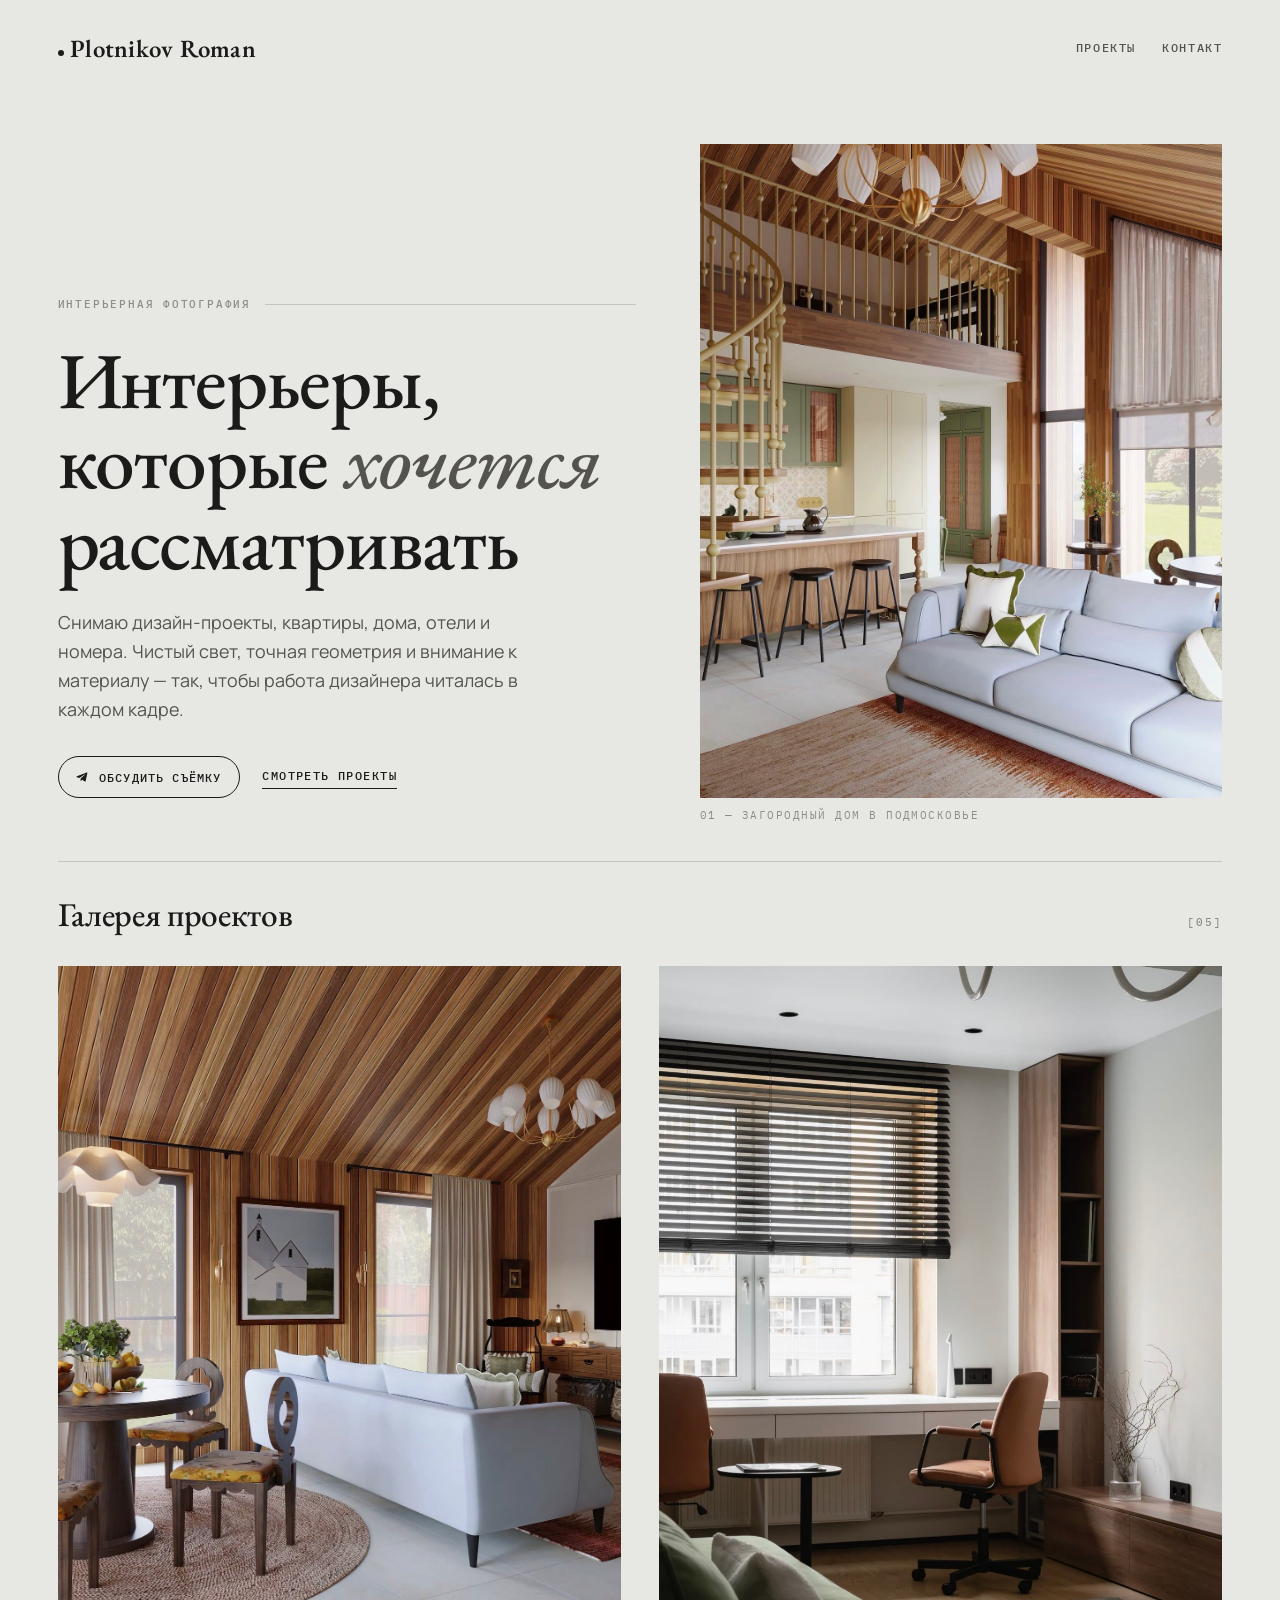
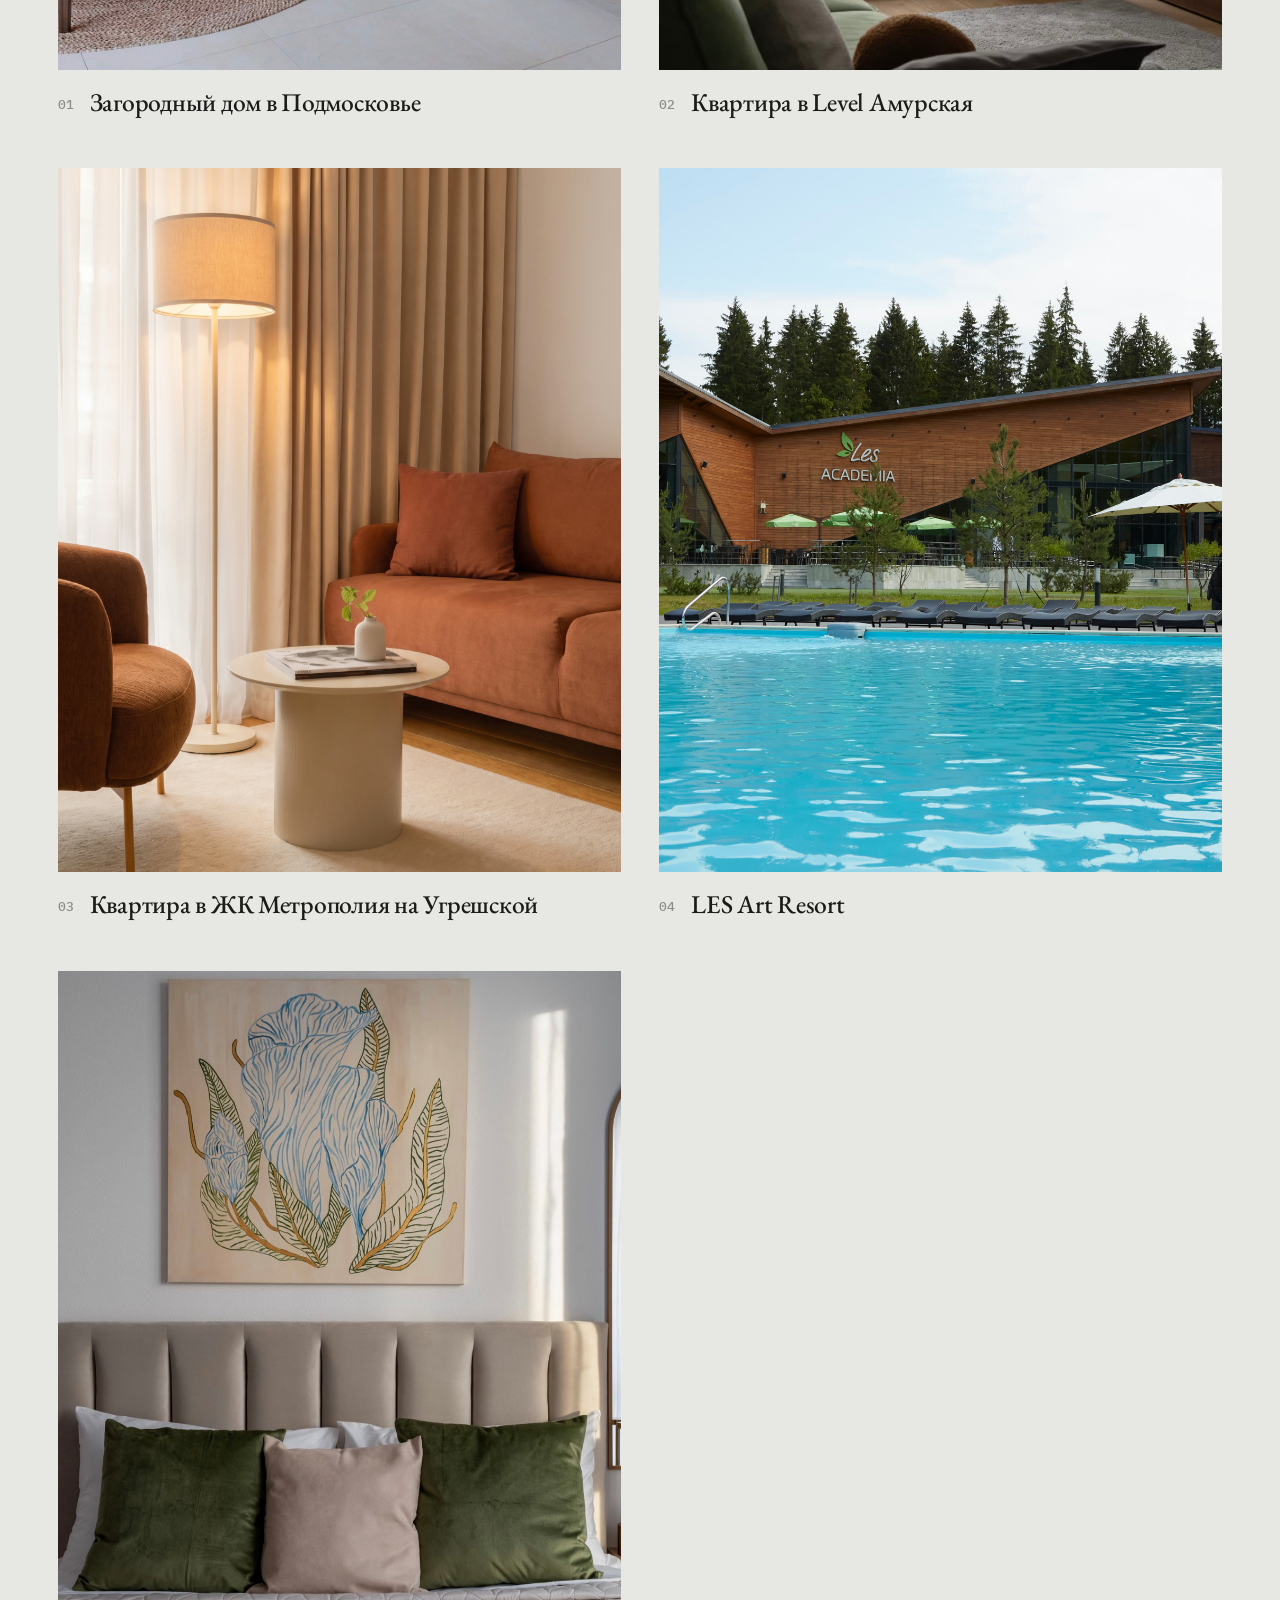
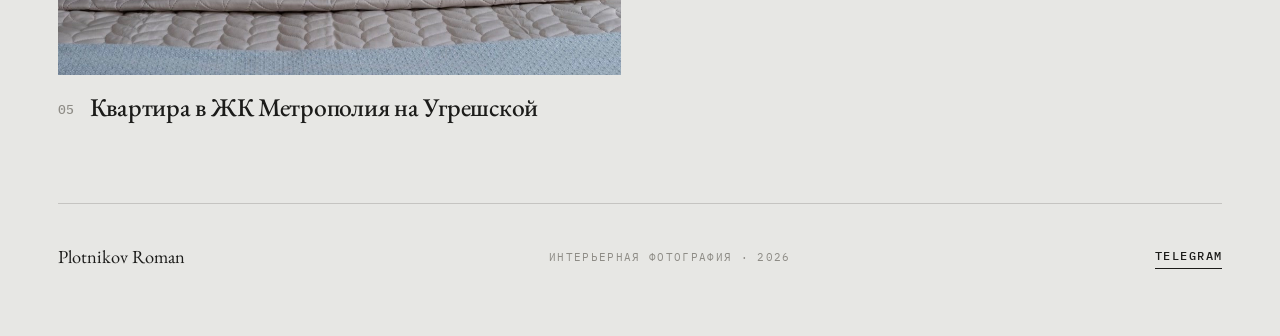
<file: home/index.html>
<!doctype html>
<html lang="ru">
<head>
<meta charset="utf-8">
<meta name="viewport" content="width=device-width, initial-scale=1">
<title>Plotnikov — интерьерная фотография</title>
<meta name="description" content="Интерьерная фотография: дизайн-проекты, квартиры, дома, отели и номера. Свет, геометрия, материал.">
<meta name="robots" content="noindex">
<meta property="og:type" content="website">
<meta property="og:site_name" content="Plotnikov Roman">
<meta property="og:title" content="Plotnikov Roman — интерьерная фотография">
<meta property="og:description" content="Интерьерная фотография: дизайн-проекты, квартиры, дома, отели и номера. Свет, геометрия, материал.">
<meta property="og:url" content="https://plotnikovprod.ru/home/">
<meta property="og:image" content="https://plotnikovprod.ru/home/img/p3-01.jpg">
<meta property="og:image:width" content="1284">
<meta property="og:image:height" content="1582">
<meta property="og:image:alt" content="Интерьер загородного дома в Подмосковье">
<meta name="twitter:card" content="summary_large_image">
<meta name="twitter:title" content="Plotnikov Roman — интерьерная фотография">
<meta name="twitter:description" content="Интерьерная фотография: дизайн-проекты, квартиры, дома, отели и номера. Свет, геометрия, материал.">
<meta name="twitter:image" content="https://plotnikovprod.ru/home/img/p3-01.jpg">
<link rel="preconnect" href="https://fonts.googleapis.com">
<link rel="preconnect" href="https://fonts.gstatic.com" crossorigin>
<link rel="stylesheet" href="https://fonts.googleapis.com/css2?family=EB+Garamond:ital,wght@0,400;0,500;0,600;1,400&family=IBM+Plex+Mono:wght@400;500&family=Manrope:wght@300;400;500;600&display=swap">
<style>
:root{
  --bg:#E7E7E4; --surface:#F2F2F0; --ink:#1B1B19; --ink-2:#55534E; --muted:#8E8C86;
  --line:rgba(20,18,15,.16); --line-2:rgba(20,18,15,.085);
  --serif:"EB Garamond",Georgia,serif;
  --sans:"Manrope",-apple-system,BlinkMacSystemFont,"Segoe UI",sans-serif;
  --mono:"IBM Plex Mono",ui-monospace,monospace;
  --ease:cubic-bezier(.22,.61,.36,1);
  --gut:clamp(20px,4.5vw,64px);
}
*{box-sizing:border-box}
html{-webkit-text-size-adjust:100%}
body{margin:0;background:var(--bg);color:var(--ink);font-family:var(--sans);font-weight:400;line-height:1.62;-webkit-font-smoothing:antialiased;overflow-x:hidden}
img{display:block;max-width:100%;-webkit-user-select:none;user-select:none;-webkit-user-drag:none;-webkit-touch-callout:none;pointer-events:auto}
.gallery img,.pcard__ph img,.hero__fig img{touch-action:pan-x pan-y}
.lb{touch-action:none}
a{color:inherit;text-decoration:none}
h1,h2,h3{margin:0;font-weight:500;letter-spacing:-.01em}
:focus-visible{outline:2px solid var(--ink);outline-offset:3px}
.wrap{max-width:1280px;margin:0 auto;padding:0 var(--gut)}
.mono{font-family:var(--mono);font-size:.7rem;font-weight:500;letter-spacing:.16em;text-transform:uppercase;color:var(--muted)}
.serif{font-family:var(--serif)}
.rule{height:1px;background:var(--line);border:0;margin:0}

/* ===== masthead ===== */
.mast{display:flex;align-items:center;justify-content:space-between;padding:28px 0 22px;gap:16px}
.mast__brand{font-family:var(--serif);font-size:1.55rem;font-weight:600;letter-spacing:.01em}
.mast__brand a{display:inline-flex;align-items:baseline;gap:.5ch}
.mast__brand .dot{width:6px;height:6px;border-radius:50%;background:var(--ink);display:inline-block;transform:translateY(-1px)}
.mast__nav{display:flex;gap:26px;align-items:center}
.mast__nav a{font-family:var(--mono);font-size:.72rem;font-weight:500;letter-spacing:.14em;text-transform:uppercase;color:var(--ink-2);transition:color .2s}
.mast__nav a:hover{color:var(--ink)}

/* ===== hero ===== */
.hero{display:grid;grid-template-columns:1.05fr .95fr;gap:clamp(28px,5vw,72px);align-items:end;padding:clamp(30px,6vh,78px) 0 clamp(38px,7vh,90px)}
.hero__eye{margin-bottom:26px;display:flex;align-items:center;gap:14px}
.hero__eye::after{content:"";flex:1;height:1px;background:var(--line)}
.hero h1{font-family:var(--serif);font-weight:500;font-size:clamp(2.5rem,6.2vw,5.1rem);line-height:1.02;letter-spacing:-.015em;text-wrap:balance}
.hero h1 em{font-style:italic;color:var(--ink-2)}
.hero__lead{margin-top:26px;max-width:44ch;color:var(--ink-2);font-size:clamp(1rem,1.4vw,1.16rem)}
.hero__cta{margin-top:32px;display:flex;align-items:center;gap:22px;flex-wrap:wrap}
.hero__fig{position:relative}
.hero__fig img{width:100%;aspect-ratio:4/5;object-fit:cover;filter:saturate(1.03)}
.hero__cap{position:absolute;left:0;bottom:-26px;font-family:var(--mono);font-size:.66rem;letter-spacing:.14em;text-transform:uppercase;color:var(--muted)}

.link-underline{font-family:var(--mono);font-size:.74rem;font-weight:500;letter-spacing:.12em;text-transform:uppercase;color:var(--ink);position:relative;padding-bottom:4px}
.link-underline::after{content:"";position:absolute;left:0;right:0;bottom:0;height:1px;background:var(--ink);transform:scaleX(1);transform-origin:right;transition:transform .4s var(--ease)}
.link-underline:hover::after{transform:scaleX(0)}
.btn{display:inline-flex;align-items:center;gap:10px;font-family:var(--mono);font-size:.74rem;font-weight:500;letter-spacing:.1em;text-transform:uppercase;border:1px solid var(--ink);color:var(--ink);border-radius:999px;padding:.85em 1.5em;transition:background .25s,color .25s}
.btn:hover{background:var(--ink);color:var(--bg)}
.btn svg{width:1.05em;height:1.05em}

/* ===== projects ===== */
.sec-head{display:flex;align-items:baseline;justify-content:space-between;gap:16px;padding:26px 0 24px;border-top:1px solid var(--line)}
.sec-head h2{font-family:var(--serif);font-size:clamp(1.5rem,2.6vw,2.1rem);font-weight:500}
.projects{display:grid;grid-template-columns:repeat(2,1fr);gap:clamp(30px,4vw,56px) clamp(24px,3vw,44px);padding-bottom:clamp(50px,9vh,96px)}
.pcard{cursor:pointer;display:block;background:none;border:0;padding:0;font:inherit;color:inherit;text-align:left}
.pcard__ph{position:relative;overflow:hidden;background:var(--surface);aspect-ratio:4/5}
.pcard__ph img{width:100%;height:100%;object-fit:cover;transition:transform 1s var(--ease);filter:saturate(1.02)}
.pcard:hover .pcard__ph img{transform:scale(1.05)}
.pcard__ph .view{position:absolute;left:16px;bottom:16px;font-family:var(--mono);font-size:.68rem;letter-spacing:.12em;text-transform:uppercase;color:#fff;background:rgba(20,18,15,.55);backdrop-filter:blur(4px);padding:.5em .9em;border-radius:999px;opacity:0;transform:translateY(6px);transition:opacity .35s,transform .35s}
.pcard:hover .pcard__ph .view{opacity:1;transform:none}
.pcard__meta{display:grid;grid-template-columns:auto 1fr;gap:16px;align-items:start;margin-top:18px}
.pcard__idx{font-family:var(--mono);font-size:.82rem;font-weight:500;color:var(--muted);padding-top:6px}
.pcard__title{font-family:var(--serif);font-size:clamp(1.4rem,2vw,1.75rem);font-weight:500;line-height:1.15}
.pcard__sub{margin-top:6px;font-family:var(--mono);font-size:.7rem;letter-spacing:.12em;text-transform:uppercase;color:var(--muted)}
.pcard--soon{cursor:default}
.pcard--soon .pcard__ph{display:flex;align-items:center;justify-content:center;border:1px solid var(--line);background:transparent}
.pcard--soon .ph-txt{font-family:var(--mono);font-size:.72rem;letter-spacing:.14em;text-transform:uppercase;color:var(--muted)}

/* ===== footer ===== */
.foot{border-top:1px solid var(--line);padding:38px 0 64px;display:flex;flex-wrap:wrap;gap:18px 30px;align-items:center;justify-content:space-between}
.foot__l{font-family:var(--serif);font-size:1.15rem}
.foot__meta{font-family:var(--mono);font-size:.7rem;letter-spacing:.12em;text-transform:uppercase;color:var(--muted)}

/* ===== album view ===== */
#view{display:none}
body.in-album #home{display:none}
body.in-album #view{display:block}
.v-back{display:inline-flex;align-items:center;gap:10px;font-family:var(--mono);font-size:.72rem;font-weight:500;letter-spacing:.14em;text-transform:uppercase;color:var(--ink-2);padding:30px 0 0;transition:gap .25s,color .2s}
.v-back:hover{color:var(--ink);gap:14px}
.v-back svg{width:16px;height:16px}
.v-head{padding:34px 0 34px;display:grid;grid-template-columns:1fr;gap:0;border-bottom:1px solid var(--line);margin-bottom:clamp(24px,4vw,44px)}
.v-head .v-idx{margin-bottom:16px}
.v-head h1{font-family:var(--serif);font-size:clamp(2rem,4.4vw,3.4rem);font-weight:500;line-height:1.05;max-width:16ch}
.v-head .v-meta{margin:20px 0 0;font-family:var(--mono);font-size:.72rem;letter-spacing:.12em;text-transform:uppercase;color:var(--muted);display:flex;gap:22px;flex-wrap:wrap}
.v-head p{color:var(--ink-2);max-width:56ch;font-size:clamp(1rem,1.3vw,1.12rem);margin:22px 0 0}
.gallery{column-count:2;column-gap:clamp(12px,1.5vw,20px);padding-bottom:24px}
.gallery figure{break-inside:avoid;margin:0 0 clamp(12px,1.5vw,20px);position:relative;overflow:hidden;background:var(--surface);cursor:zoom-in}
.gallery img{width:100%;height:auto;display:block;transition:transform 1s var(--ease)}
.gallery figure:hover img{transform:scale(1.04)}
.gallery figcaption{position:absolute;top:12px;left:12px;font-family:var(--mono);font-size:.64rem;letter-spacing:.1em;color:#fff;mix-blend-mode:difference;opacity:.85}
.v-cta{border-top:1px solid var(--line);margin-top:14px;padding:clamp(40px,7vh,72px) 0 clamp(56px,9vh,96px);text-align:center}
.v-cta h3{font-family:var(--serif);font-size:clamp(1.5rem,3vw,2.2rem);font-weight:500;margin-bottom:20px}

/* ===== lightbox ===== */
.lb{position:fixed;inset:0;z-index:100;background:rgba(22,20,16,.95);display:none;align-items:center;justify-content:center;padding:26px}
.lb.open{display:flex}
.lb img{max-width:92vw;max-height:88vh;object-fit:contain;box-shadow:0 30px 90px rgba(0,0,0,.55)}
.lb__btn{position:absolute;top:50%;transform:translateY(-50%);width:50px;height:50px;border-radius:50%;border:1px solid rgba(255,255,255,.3);background:transparent;color:#fff;cursor:pointer;display:flex;align-items:center;justify-content:center;transition:background .2s,border-color .2s}
.lb__btn:hover{background:rgba(255,255,255,.14);border-color:rgba(255,255,255,.6)}
.lb__btn svg{width:20px;height:20px}
.lb__prev{left:22px}.lb__next{right:22px}
.lb__close{top:22px;right:24px;transform:none;width:44px;height:44px}
.lb__count{position:absolute;bottom:24px;left:0;right:0;text-align:center;font-family:var(--mono);font-size:.72rem;letter-spacing:.18em;color:rgba(255,255,255,.7)}

/* ===== motion ===== */
[data-r]{opacity:0;transform:translateY(22px);transition:opacity .9s var(--ease),transform .9s var(--ease)}
[data-r].in{opacity:1;transform:none}
.load [data-load]{opacity:0;transform:translateY(16px)}
.load-go [data-load]{opacity:1;transform:none;transition:opacity 1s var(--ease),transform 1s var(--ease)}
[data-load="2"]{transition-delay:.08s!important}[data-load="3"]{transition-delay:.16s!important}[data-load="4"]{transition-delay:.24s!important}

@media (max-width:860px){
  .hero{grid-template-columns:1fr;gap:34px;align-items:start;padding-top:18px}
  .hero__fig{max-width:460px}
  .projects{grid-template-columns:1fr;gap:34px}
  .gallery{column-count:1}
  .mast__nav{gap:18px}
}
@media (max-width:520px){
  .hero__cta{gap:16px}
  .lb__prev{left:8px}.lb__next{right:8px}.lb__btn{width:42px;height:42px}
}
@media (prefers-reduced-motion:reduce){*{animation:none!important;transition:none!important}[data-r],.load [data-load]{opacity:1;transform:none}}
</style>
</head>
<body class="load">

<!-- ===================== HOME ===================== -->
<div id="home">
  <div class="wrap">
    <header class="mast">
      <div class="mast__brand" data-load="1"><a href="#" id="brandLink"><span class="dot"></span>Plotnikov Roman</a></div>
      <nav class="mast__nav" data-load="1">
        <a href="#projects">Проекты</a>
        <a href="https://t.me/akookoo" target="_blank" rel="noopener">Контакт</a>
      </nav>
    </header>
  </div>

  <div class="wrap">
    <section class="hero">
      <div>
        <div class="hero__eye mono" data-load="2">Интерьерная фотография</div>
        <h1 data-load="2">Интерьеры, которые <em>хочется</em> рассматривать</h1>
        <p class="hero__lead" data-load="3">Снимаю дизайн-проекты, квартиры, дома, отели и номера. Чистый свет, точная геометрия и внимание к материалу — так, чтобы работа дизайнера читалась в каждом кадре.</p>
        <div class="hero__cta" data-load="4">
          <a class="btn" href="https://t.me/akookoo" target="_blank" rel="noopener">
            <svg viewBox="0 0 24 24" fill="currentColor"><path d="M21.9 4.3 18.7 19.5c-.24 1.06-.87 1.32-1.76.82l-4.86-3.58-2.35 2.26c-.26.26-.48.48-.98.48l.35-4.94 9-8.13c.39-.35-.09-.54-.6-.2L6.4 13.4l-4.8-1.5c-1.04-.33-1.06-1.04.22-1.54L20.6 2.9c.87-.32 1.63.2 1.3 1.4z"/></svg>
            Обсудить съёмку
          </a>
          <a class="link-underline" href="#projects">Смотреть проекты</a>
        </div>
      </div>
      <figure class="hero__fig" data-load="3" style="margin:0">
        <img src="img/p3-01.jpg" alt="Интерьер загородного дома в Подмосковье">
        <figcaption class="hero__cap">01 — Загородный дом в Подмосковье</figcaption>
      </figure>
    </section>
  </div>

  <div class="wrap" id="projects">
    <div class="sec-head">
      <h2>Галерея проектов</h2>
      <span class="mono" id="pCount"></span>
    </div>
    <div class="projects" id="projectsGrid"></div>
  </div>

  <div class="wrap">
    <footer class="foot">
      <div class="foot__l">Plotnikov Roman</div>
      <div class="foot__meta">Интерьерная фотография · <span id="year"></span></div>
      <a class="link-underline" href="https://t.me/akookoo" target="_blank" rel="noopener">Telegram</a>
    </footer>
  </div>
</div>

<!-- ===================== ALBUM VIEW ===================== -->
<div id="view">
  <div class="wrap">
    <a class="v-back" href="#projects" id="backBtn">
      <svg viewBox="0 0 24 24" fill="none" stroke="currentColor" stroke-width="1.6" stroke-linecap="round" stroke-linejoin="round"><path d="M19 12H5M11 6l-6 6 6 6"/></svg>
      Все проекты
    </a>
    <div class="v-head">
      <div class="v-idx mono" id="vIdx"></div>
      <h1 id="vTitle"></h1>
      <div class="v-meta" id="vMeta"></div>
      <p id="vDesc"></p>
    </div>
    <div class="gallery" id="gallery"></div>
    <div class="v-cta">
      <h3>Съёмки под ключ</h3>
      <a class="btn" href="https://t.me/akookoo" target="_blank" rel="noopener">
        <svg viewBox="0 0 24 24" fill="currentColor"><path d="M21.9 4.3 18.7 19.5c-.24 1.06-.87 1.32-1.76.82l-4.86-3.58-2.35 2.26c-.26.26-.48.48-.98.48l.35-4.94 9-8.13c.39-.35-.09-.54-.6-.2L6.4 13.4l-4.8-1.5c-1.04-.33-1.06-1.04.22-1.54L20.6 2.9c.87-.32 1.63.2 1.3 1.4z"/></svg>
        Написать в Telegram
      </a>
    </div>
  </div>
</div>

<!-- ===================== LIGHTBOX ===================== -->
<div class="lb" id="lb" aria-hidden="true">
  <button class="lb__btn lb__close" id="lbClose" aria-label="Закрыть"><svg viewBox="0 0 24 24" fill="none" stroke="currentColor" stroke-width="1.6" stroke-linecap="round"><path d="M6 6l12 12M18 6L6 18"/></svg></button>
  <button class="lb__btn lb__prev" id="lbPrev" aria-label="Предыдущий кадр"><svg viewBox="0 0 24 24" fill="none" stroke="currentColor" stroke-width="1.6" stroke-linecap="round" stroke-linejoin="round"><path d="M15 6l-6 6 6 6"/></svg></button>
  <img id="lbImg" alt="">
  <button class="lb__btn lb__next" id="lbNext" aria-label="Следующий кадр"><svg viewBox="0 0 24 24" fill="none" stroke="currentColor" stroke-width="1.6" stroke-linecap="round" stroke-linejoin="round"><path d="M9 6l6 6-6 6"/></svg></button>
  <div class="lb__count" id="lbCount"></div>
</div>

<script>
(function(){
  /* защита фото: блок правого клика / перетаскивания / сохранения на картинках */
  document.addEventListener('contextmenu',function(e){if(e.target&&e.target.tagName==='IMG')e.preventDefault();});
  document.addEventListener('dragstart',function(e){if(e.target&&e.target.tagName==='IMG')e.preventDefault();});

  var ALBUMS=[
    { slug:'zagorodnyy-dom', idx:'01', title:'Загородный дом в Подмосковье', meta:[], desc:'',
      cover:'img/p3-05.jpg',
      photos:['img/p3-01.jpg','img/p3-02.jpg','img/p3-03.jpg','img/p3-04.jpg','img/p3-05.jpg','img/p3-06.jpg','img/p3-07.jpg','img/p3-08.jpg'] },
    { slug:'level-amurskaya', idx:'02', title:'Квартира в Level Амурская', meta:[], desc:'',
      cover:'img/foto-01.jpg',
      photos:['img/foto-01.jpg','img/foto-02.jpg','img/foto-03.jpg','img/foto-04.jpg','img/foto-05.jpg','img/foto-06.jpg','img/foto-07.jpg','img/foto-08.jpg','img/foto-09.jpg'] },
    { slug:'metropoliya-ugreshskaya-1', idx:'03', title:'Квартира в ЖК Метрополия на Угрешской', meta:[], desc:'',
      cover:'img/p1-01.jpg',
      photos:['img/p1-01.jpg','img/p1-02.jpg','img/p1-03.jpg','img/p1-04.jpg'] },
    { slug:'les-art-resort', idx:'04', title:'LES Art Resort', meta:[], desc:'',
      cover:'img/les-12.jpg',
      photos:['img/les-01.jpg','img/les-03.jpg','img/les-04.jpg','img/les-06.jpg','img/les-07.jpg','img/les-08.jpg','img/les-09.jpg','img/les-10.jpg','img/les-12.jpg'] },
    { slug:'metropoliya-ugreshskaya-2', idx:'05', title:'Квартира в ЖК Метрополия на Угрешской', meta:[], desc:'',
      cover:'img/p2-01.jpg',
      photos:['img/p2-01.jpg','img/p2-02.jpg','img/p2-03.jpg','img/p2-04.jpg'] }
  ];

  var grid=document.getElementById('projectsGrid'), gallery=document.getElementById('gallery');
  document.getElementById('year').textContent=new Date().getFullYear();
  document.getElementById('pCount').textContent='['+String(ALBUMS.length).padStart(2,'0')+']';

  ALBUMS.forEach(function(a){
    var b=document.createElement('a');
    b.className='pcard'; b.href='#/'+a.slug; b.setAttribute('data-r','');
    b.innerHTML='<div class="pcard__ph"><img loading="lazy" src="'+a.cover+'" alt="'+a.title+'"><span class="view">Смотреть проект →</span></div>'+
      '<div class="pcard__meta"><div class="pcard__idx">'+a.idx+'</div><div>'+
      '<h3 class="pcard__title">'+a.title+'</h3>'+
      ((a.meta&&a.meta.length)?'<div class="pcard__sub">'+a.meta.join(' · ')+'</div>':'')+'</div></div>';
    grid.appendChild(b);
  });

  /* ROUTER */
  var rm=matchMedia('(prefers-reduced-motion:reduce)').matches, cur=null;
  function bySlug(s){for(var i=0;i<ALBUMS.length;i++)if(ALBUMS[i].slug===s)return ALBUMS[i];return null;}
  function openAlbum(a){
    cur=a;
    document.getElementById('vIdx').textContent='Проект '+a.idx;
    document.getElementById('vTitle').textContent=a.title;
    var vm=document.getElementById('vMeta');
    if(a.meta&&a.meta.length){vm.innerHTML=a.meta.map(function(m){return '<span>'+m+'</span>';}).join('');vm.style.display='';}else{vm.innerHTML='';vm.style.display='none';}
    var vd=document.getElementById('vDesc');
    if(a.desc){vd.textContent=a.desc;vd.style.display='';}else{vd.textContent='';vd.style.display='none';}
    gallery.innerHTML='';
    a.photos.forEach(function(src,i){
      var fig=document.createElement('figure');
      fig.innerHTML='<img loading="lazy" src="'+src+'" alt="'+a.title+' — кадр '+(i+1)+'"><figcaption>'+String(i+1).padStart(2,'0')+'</figcaption>';
      fig.addEventListener('click',function(){openLB(i);});
      gallery.appendChild(fig);
    });
    document.body.classList.add('in-album'); window.scrollTo(0,0);
  }
  function showHome(){document.body.classList.remove('in-album');cur=null;}
  function route(){
    var h=location.hash.replace(/^#\/?/,''); var a=bySlug(h);
    if(a)openAlbum(a);
    else{showHome();if(h==='projects'){var el=document.getElementById('projects');if(el)setTimeout(function(){el.scrollIntoView({behavior:rm?'auto':'smooth'});},30);}}
  }
  window.addEventListener('hashchange',route); route();

  /* smooth in-page nav (prevents native anchor teleport) */
  function goProjects(){
    var wasAlbum=document.body.classList.contains('in-album');
    if(wasAlbum)showHome();
    if(location.hash!=='#projects'&&history.replaceState)history.replaceState(null,'','#projects');
    var el=document.getElementById('projects');
    if(el)setTimeout(function(){el.scrollIntoView({behavior:rm?'auto':'smooth',block:'start'});},wasAlbum?60:0);
  }
  Array.prototype.forEach.call(document.querySelectorAll('a[href="#projects"]'),function(a){
    a.addEventListener('click',function(e){e.preventDefault();goProjects();});
  });
  var brandLink=document.getElementById('brandLink');
  if(brandLink)brandLink.addEventListener('click',function(e){e.preventDefault();if(document.body.classList.contains('in-album'))showHome();if(history.replaceState)history.replaceState(null,'',location.pathname+location.search);window.scrollTo({top:0,behavior:rm?'auto':'smooth'});});

  /* LIGHTBOX */
  var lb=document.getElementById('lb'), lbImg=document.getElementById('lbImg'), lbCount=document.getElementById('lbCount'), idx=0;
  function render(){if(!cur)return;idx=(idx+cur.photos.length)%cur.photos.length;lbImg.src=cur.photos[idx];lbImg.alt=cur.title+' — кадр '+(idx+1);lbCount.textContent=String(idx+1).padStart(2,'0')+' / '+String(cur.photos.length).padStart(2,'0');}
  function openLB(i){if(!cur)return;idx=i;render();lb.classList.add('open');lb.setAttribute('aria-hidden','false');document.body.style.overflow='hidden';}
  function closeLB(){lb.classList.remove('open');lb.setAttribute('aria-hidden','true');document.body.style.overflow='';}
  function next(){idx++;render();} function prev(){idx--;render();}
  document.getElementById('lbClose').addEventListener('click',closeLB);
  document.getElementById('lbNext').addEventListener('click',function(e){e.stopPropagation();next();});
  document.getElementById('lbPrev').addEventListener('click',function(e){e.stopPropagation();prev();});
  lb.addEventListener('click',function(e){if(e.target===lb)closeLB();});
  document.addEventListener('keydown',function(e){if(!lb.classList.contains('open'))return;if(e.key==='Escape')closeLB();else if(e.key==='ArrowRight')next();else if(e.key==='ArrowLeft')prev();});

  /* motion */
  function revealAll(){document.body.classList.add('load-go');document.querySelectorAll('[data-r]').forEach(function(el){el.classList.add('in');});}
  if(rm){revealAll();}
  else{
    requestAnimationFrame(function(){document.body.classList.add('load-go');});
    if('IntersectionObserver' in window){
      var io=new IntersectionObserver(function(es){es.forEach(function(en){if(en.isIntersecting){en.target.classList.add('in');io.unobserve(en.target);}});},{threshold:.12,rootMargin:'0px 0px -6% 0px'});
      document.querySelectorAll('[data-r]').forEach(function(el){io.observe(el);});
    }else{document.querySelectorAll('[data-r]').forEach(function(el){el.classList.add('in');});}
    /* safety net: never leave content invisible (background tabs pause rAF + IntersectionObserver) */
    setTimeout(revealAll,1400);
  }
})();
</script>
</body>
</html>
</file>
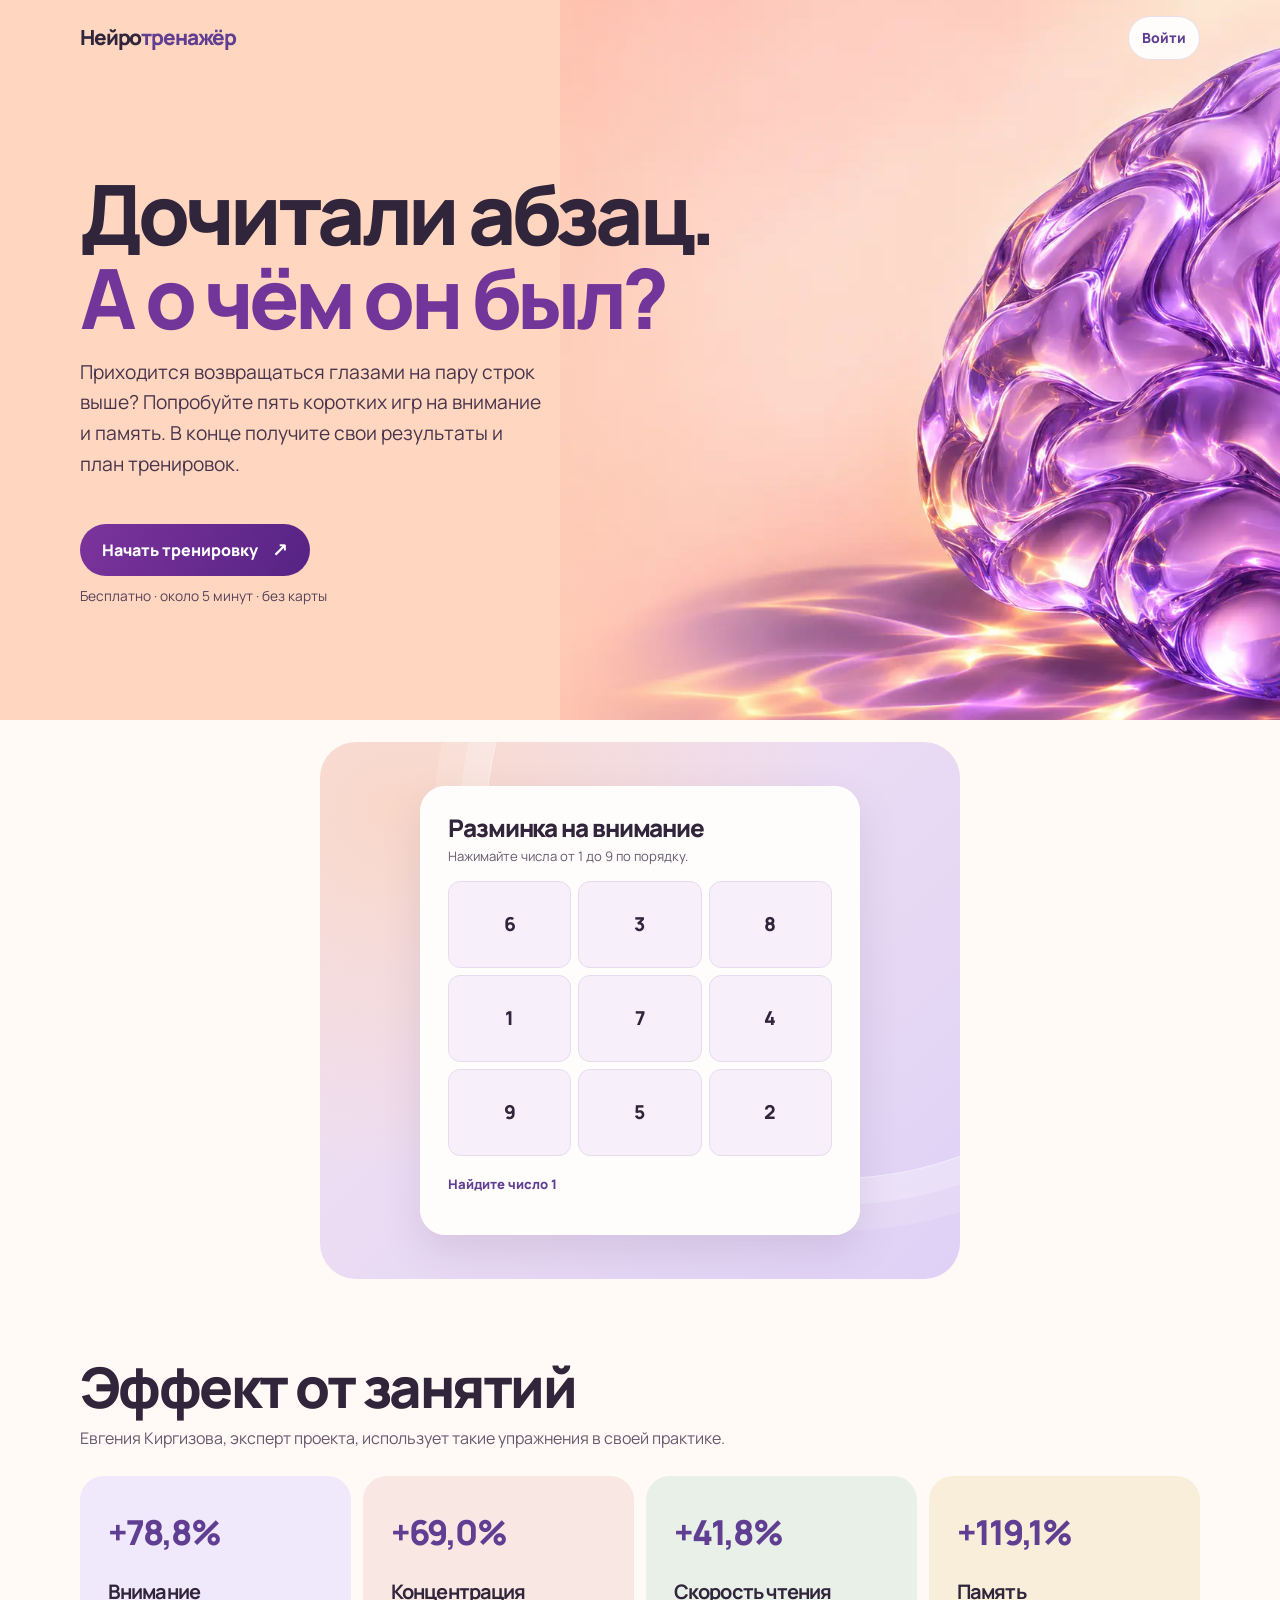
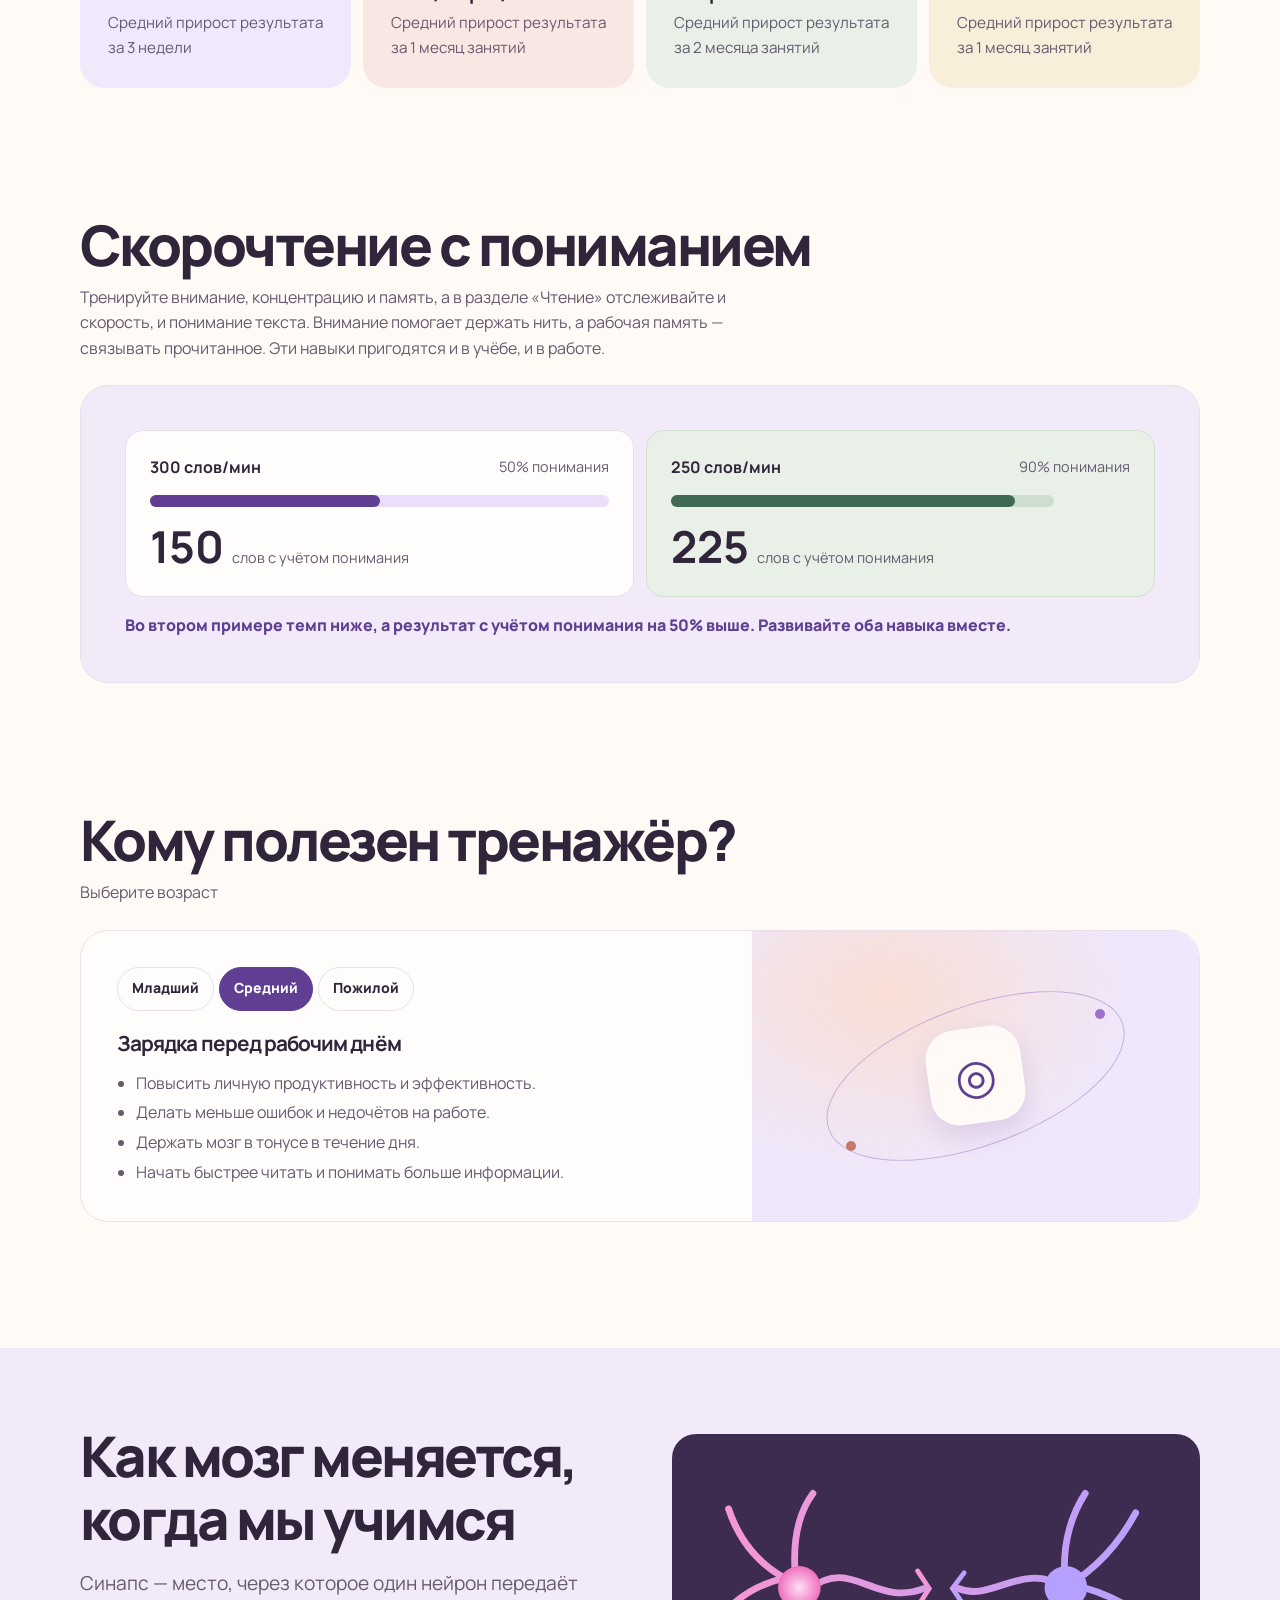
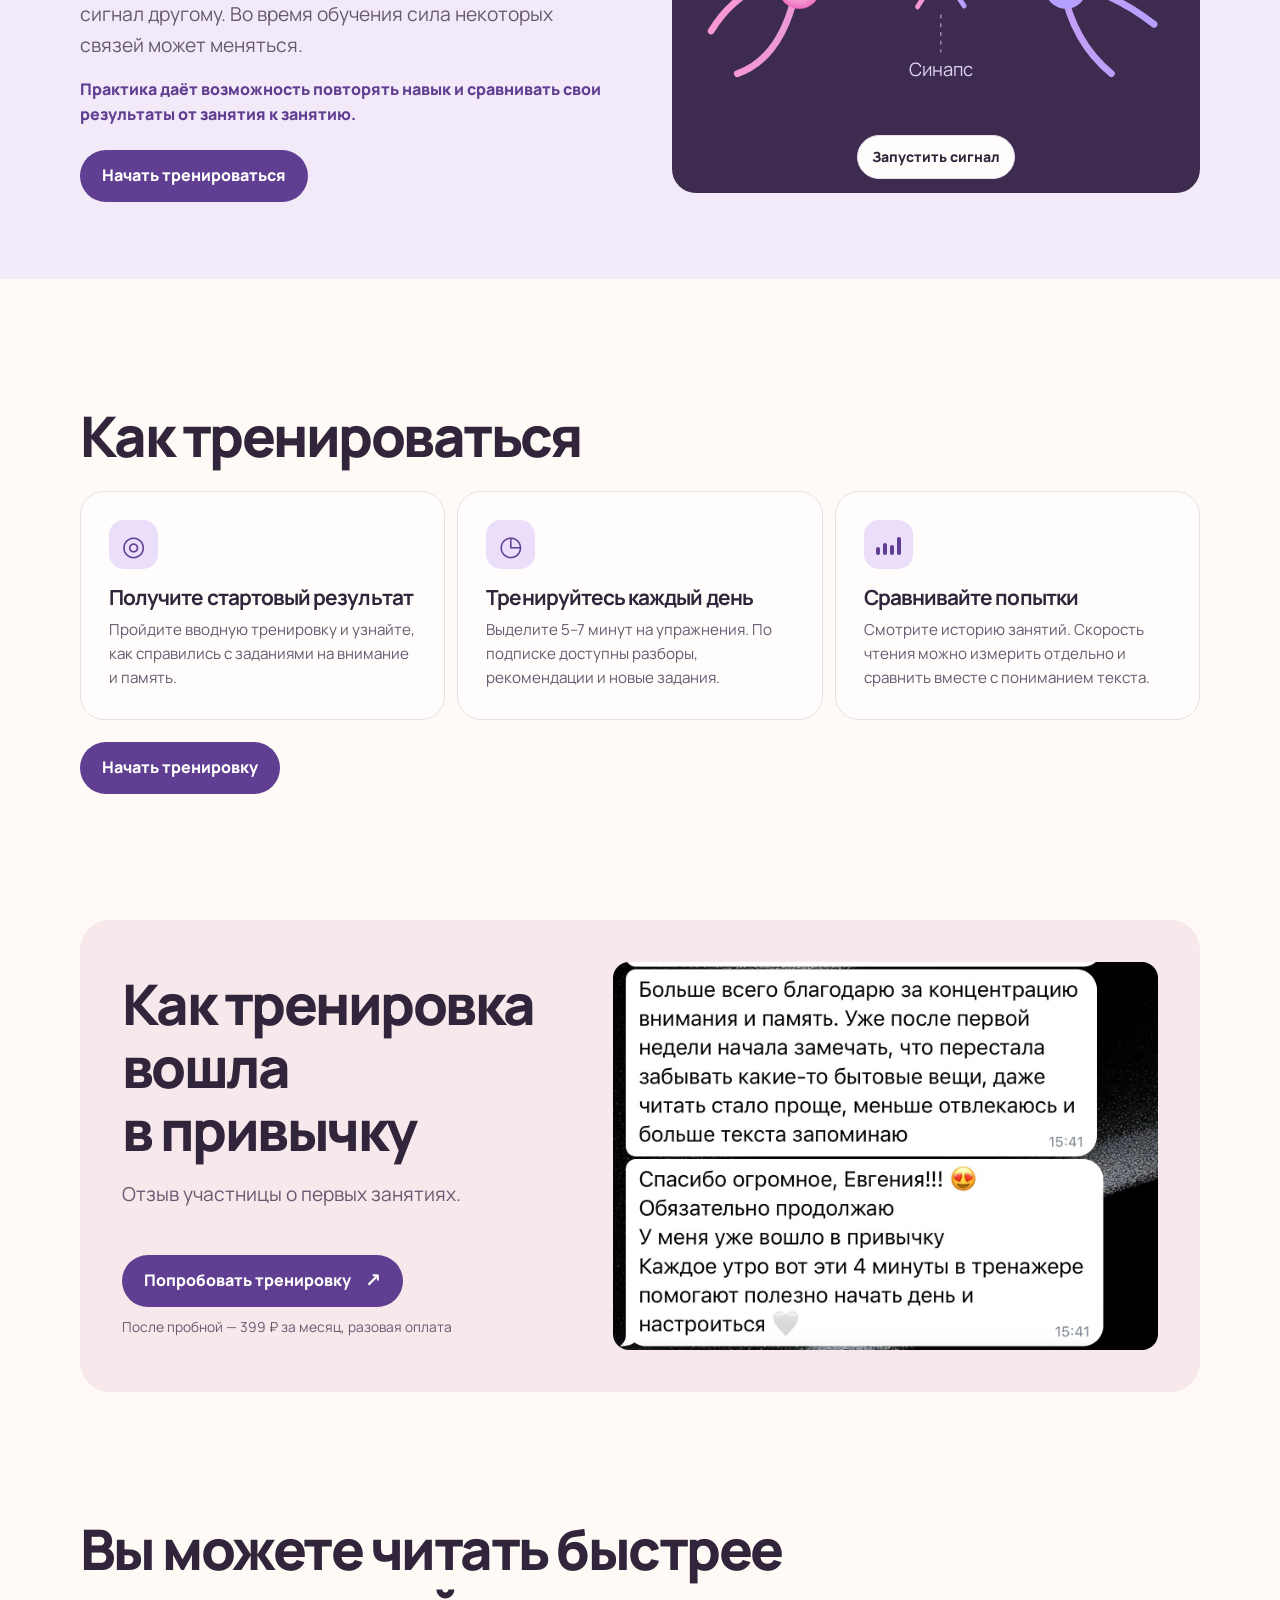
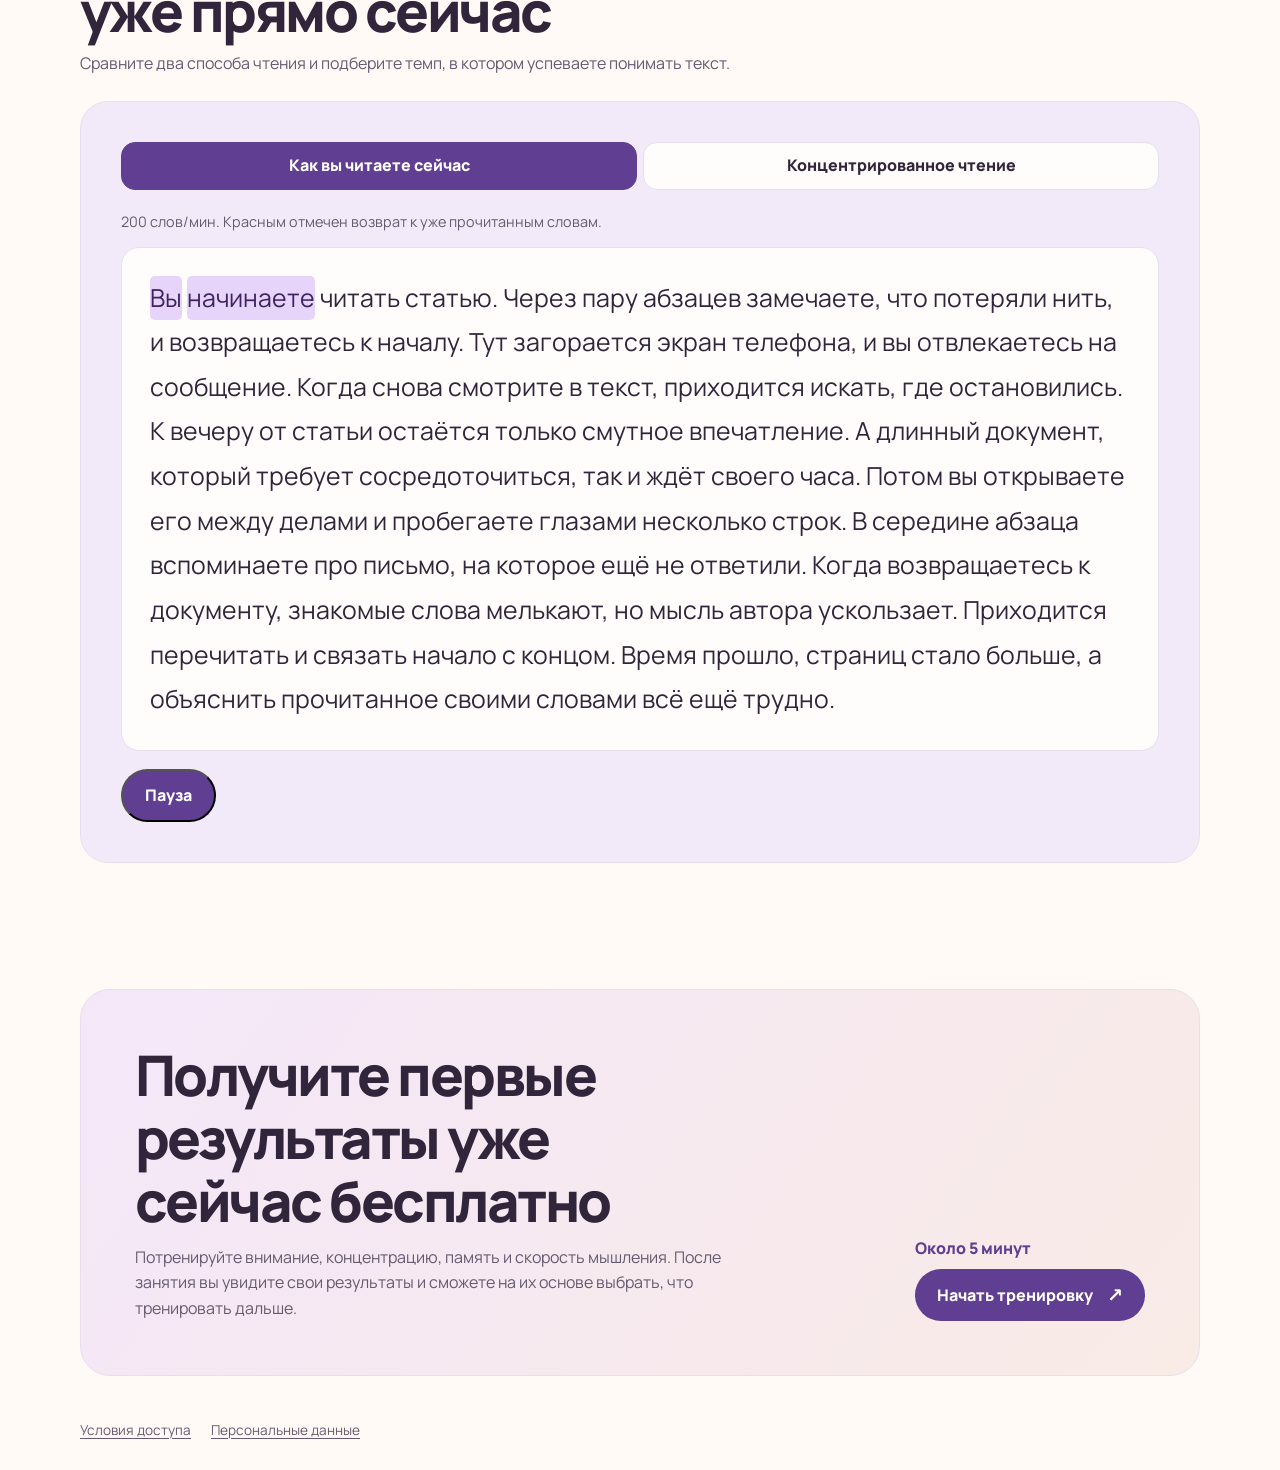
<file: neuro/index.html>
<!doctype html><html lang="ru"><head><meta charset="utf-8"><meta name="viewport" content="width=device-width,initial-scale=1"><link rel="canonical" href="https://plotnikovprod.ru/neuro/"><title>Нейро-зарядка — внимание, память и чтение</title><script>
  (() => {
    const params = new URLSearchParams(location.search);
    const invite = new URLSearchParams(location.hash.slice(1));
    if (params.get('payment') === 'return' || params.has('notification') || invite.has('family') ||
        navigator.standalone || matchMedia('(display-mode: standalone)').matches) {
      location.replace('training.html' + location.search + location.hash);
    }
  })();
</script><link rel="preload" as="image" type="image/webp" fetchpriority="high" media="(min-resolution:1.5dppx)" href="landing-preview/amethyst-hd.webp"><link rel="preload" as="image" type="image/webp" fetchpriority="high" media="(max-width:680px) and (resolution < 1.5dppx)" href="landing-preview/amethyst-mobile.webp"><link rel="preload" as="image" type="image/webp" fetchpriority="high" media="(min-width:681px) and (resolution < 1.5dppx)" href="landing-preview/amethyst-wide.webp"><link rel="preconnect" href="https://fonts.googleapis.com"><link rel="preconnect" href="https://fonts.gstatic.com" crossorigin><link href="https://fonts.googleapis.com/css2?family=Manrope:wght@400;500;600;700;800&display=swap" rel="stylesheet" media="print" onload="this.media='all'"><link rel="stylesheet" href="landing-preview/landing.css?v=17"><link rel="stylesheet" href="landing-preview/reading-demo.css?v=2"><script defer src="landing-preview/reading-demo.js?v=19"></script><script defer src="landing-preview/landing.js?v=19"></script><script type="module" src="landing-preview/metrics.js?v=hero5"></script><style>
/* Presentation and warm-up share the original tracked hero section. */
.top { position: relative; z-index: 1; min-height: 76px; }
.hero { display: block; width: 100%; margin: -76px 0 0; padding: 0 0 clamp(44px,6vw,80px); }
.hero-copy {
  min-height: 80vh; min-height: 80svh; box-sizing: border-box;
  display: flex; flex-direction: column; justify-content: center; align-items: flex-start;
  padding: 98px max(24px,calc((100vw - 1120px)/2)) 40px;
  background-color: #ffd7c0;
  background-image: linear-gradient(90deg,#ffd7c0 15%,rgba(255,215,192,0) 62%), url("landing-preview/amethyst-wide.webp");
  background-repeat: no-repeat; background-size: 100% 100%, auto 125%; background-position: center, right center;
}
.hero-copy h1 { font-size: clamp(48px,6.5vw,96px); line-height: 1.01; letter-spacing: -.055em; max-width: 10em; }
.hero-copy h1 em { color: #72369a; }
.hero-copy .lead { max-width: min(39ch,49vw); color: #47344c; }
.hero-action { margin-top: clamp(28px,5vh,64px); }
.hero-action .cta { background: linear-gradient(115deg,#7c349c,#562384); }
.hero-action .fine { color: #554159; }
.hero-demo { width: min(640px,calc(100% - 32px)); margin: 22px auto 0; }
.hero-demo .demo-card { width: min(100%,440px); }
@media(max-width:680px){
  .hero-copy {
    padding: 96px 5vw 28px; justify-content: flex-start;
    background-size: 100% 100%, 100% 100%;
    background-image: linear-gradient(90deg,rgba(255,217,197,.62),transparent 57%),url("landing-preview/amethyst-mobile.webp");
  }
  .hero-copy h1 { font-size: clamp(39px,10.4vw,64px); max-width: 67%; }
  .hero-copy .lead { font-size: clamp(15px,3.85vw,19px); line-height: 1.45; max-width: 48%; margin: 18px 0 28px; }
  .hero-action { margin-top: auto; }
  .hero-action .fine { color:#49354b; }
  .hero-demo { margin-top: 12px; }
}
@media (min-resolution:1.5dppx) {
  .hero-copy { background-image: linear-gradient(90deg,#ffd7c0 15%,rgba(255,215,192,0) 62%),url("landing-preview/amethyst-hd.webp"); }
}
@media (max-width:680px) and (min-resolution:1.5dppx) {
  .hero-copy { background-image: linear-gradient(90deg,rgba(255,217,197,.62),transparent 57%),url("landing-preview/amethyst-hd.webp"); }
}
@media(max-width:680px){
.hero-copy h1 { max-width:83%;font-size:clamp(32px,8.8vw,52px); }
.hero-copy .lead { max-width:min(64%,32ch); padding:8px 10px; margin-left:-10px; border-radius:12px; background:rgba(255,222,204,.84); }
}
</style></head>
<body><header class="wrap top"><a class="brand" data-landing-control="land_brand" href="./">Нейро<span>тренажёр</span></a><nav class="top-actions" aria-label="Тренажёр и вход"><a class="top-login" href="training.html?login=1" data-landing-control="land_login">Войти</a></nav></header>
<main>
<section data-landing-section="land_section_hero" class="wrap hero">
<div class="hero-copy">
<h1>Зарядка для<br class="hero-break"> <em>вашего мозга</em></h1>
<p class="lead">Пока заваривается кофе, успейте потренировать память и внимание. Пять коротких игр, пять минут — и вы увидите, что даётся легко и над чем стоит поработать.</p>
<script>
(() => {
  const copy = [
    ['Зарядка для', 'вашего мозга', 'Пока заваривается кофе, успейте потренировать память и внимание. Пять коротких игр, пять минут — и вы увидите, что даётся легко и над чем стоит поработать.'],
    ['Дочитали абзац.', 'А о чём он был?', 'Приходится возвращаться глазами на пару строк выше? Попробуйте пять коротких игр на внимание и память. В конце получите свои результаты и план тренировок.'],
    ['Три пары картинок. 20 секунд.', 'Сколько запомните?', 'Кажется, что все три? Проверьте себя в бесплатной нейрозарядке. Вас ждут пять коротких игр, а в финале — те самые пары и ваш результат.']
  ];
  let index = 0;
  try {
    let visitor = localStorage.getItem('nz.visitor');
    if (!/^[0-9a-f-]{36}$/i.test(visitor || '')) {
      visitor = crypto.randomUUID();
      localStorage.setItem('nz.visitor', visitor);
    }
    index = parseInt(visitor.slice(0,8),16) % 3;
  } catch { /* The baseline remains available without storage. */ }
  const root = document.querySelector('.hero-copy');
  const [title, accent, description] = copy[index];
  const emphasis = document.createElement('em');
  emphasis.textContent = accent;
  root.querySelector('h1').replaceChildren(title + ' ', emphasis);
  root.querySelector('.lead').textContent = description;
  root.dataset.heroVariant = ['a','b','c'][index];
})();
</script>
<div class="hero-action"><a class="cta" href="training.html?start=1" data-training-entry="hero">Начать тренировку <span aria-hidden="true">↗</span></a><p class="fine">Бесплатно · около 5 минут · без карты</p></div>
</div>
<div class="hero-demo">
<div class="demo-orbit" aria-hidden="true"></div>
<div class="demo-card">
<h2>Разминка на внимание</h2>
<p id="demo-hint">Нажимайте числа от 1 до 9 по порядку.</p>
<div class="demo-grid" role="group" aria-label="Числа от 1 до 9">
<button type="button" data-number="6">6</button><button type="button" data-number="3">3</button><button type="button" data-number="8">8</button><button type="button" data-number="1">1</button><button type="button" data-number="7">7</button><button type="button" data-number="4">4</button><button type="button" data-number="9">9</button><button type="button" data-number="5">5</button><button type="button" data-number="2">2</button>
</div>
<div class="demo-footer"><p id="demo-status" role="status">Найдите число 1</p><button id="demo-reset" data-landing-control="land_warmup_reset" type="button" hidden>Заново</button></div>
</div></div></section>
<section data-landing-section="land_section_effects" class="wrap section effects-section">
<div class="section-head"><h2>Эффект от занятий</h2><p>Евгения Киргизова, эксперт проекта, использует такие упражнения в своей практике.</p></div>
<div class="effects" aria-label="Что можно тренировать и отслеживать">
<article><strong class="effect-stat">+78,8%</strong><h3>Внимание</h3><p>Средний прирост результата за 3 недели</p></article>
<article><strong class="effect-stat">+69,0%</strong><h3>Концентрация</h3><p>Средний прирост результата за 1 месяц занятий</p></article>
<article><strong class="effect-stat">+41,8%</strong><h3>Скорость чтения</h3><p>Средний прирост результата за 2 месяца занятий</p></article>
<article><strong class="effect-stat">+119,1%</strong><h3>Память</h3><p>Средний прирост результата за 1 месяц занятий</p></article>
</div>
</section>
<section data-landing-section="land_section_reading" class="wrap section reading-section" aria-labelledby="reading-title">
  <div class="section-head">
    <h2 id="reading-title">Скорочтение с пониманием</h2>
    <p>Тренируйте внимание, концентрацию и память, а в разделе «Чтение» отслеживайте и скорость, и понимание текста. Внимание помогает держать нить, а рабочая память — связывать прочитанное. Эти навыки пригодятся и в учёбе, и в работе.</p>
  </div>
  <figure class="reading-example">
    <div class="reading-comparison">
      <div class="reading-case">
        <p class="reading-metrics"><strong>300 слов/мин</strong><span>50% понимания</span></p>
        <div class="reading-track" aria-hidden="true"><span class="reading-volume"><span class="reading-understood"></span></span></div>
        <p class="reading-result"><strong>150</strong> слов с учётом понимания</p>
      </div>
      <div class="reading-case reading-case-balanced">
        <p class="reading-metrics"><strong>250 слов/мин</strong><span>90% понимания</span></p>
        <div class="reading-track" aria-hidden="true"><span class="reading-volume"><span class="reading-understood"></span></span></div>
        <p class="reading-result"><strong>225</strong> слов с учётом понимания</p>
      </div>
    </div>
    <p class="reading-takeaway">Во втором примере темп ниже, а результат с учётом понимания на 50% выше. Развивайте оба навыка вместе.</p>
  </figure>
</section>
<section data-landing-section="land_section_audience" class="wrap section audience"><div class="section-head"><h2>Кому полезен тренажёр?</h2><p>Выберите возраст</p></div>
<div class="audience-grid"><div><div class="switch" role="group" aria-label="Возрастная группа"><button data-age="young" aria-pressed="false">Младший</button><button data-age="adult" aria-pressed="true">Средний</button><button data-age="senior" aria-pressed="false">Пожилой</button></div><div class="age-copy" aria-live="polite"><h3 id="age-title">Зарядка перед рабочим днём</h3><ul id="age-list"><li>Повысить личную продуктивность и эффективность.</li><li>Делать меньше ошибок и недочётов на работе.</li><li>Держать мозг в тонусе в течение дня.</li><li>Начать быстрее читать и понимать больше информации.</li></ul></div></div>
<div class="age-picture" aria-hidden="true"><div class="orbit"></div><div class="age-icon" id="age-icon">◎</div><div class="satellite s1"></div><div class="satellite s2"></div></div></div></section>
<section data-landing-section="land_section_synapse" class="synapse"><div class="wrap syn-grid"><div><h2>Как мозг меняется, когда мы учимся</h2><p class="lead">Синапс — место, через которое один нейрон передаёт сигнал другому. Во время обучения сила некоторых связей может меняться.</p><p class="callout">Практика даёт возможность повторять навык и сравнивать свои результаты от занятия к занятию.</p><a class="cta" href="training.html?start=1" data-training-entry="synapse">Начать тренироваться</a></div>
<figure><svg viewBox="0 0 520 300" role="img" aria-label="Схема: сигнал проходит от первого нейрона через синапс ко второму">
<defs><linearGradient id="wire"><stop stop-color="#f897d0"/><stop offset="1" stop-color="#b6a0ff"/></linearGradient><radialGradient id="cell"><stop stop-color="#ffe0f5"/><stop offset="1" stop-color="#ee6fbd"/></radialGradient></defs>
<g fill="none" stroke="url(#wire)" stroke-linecap="round"><path d="M120 146Q65 124 46 67m55 72Q53 151 28 193m87-39q-15 67-60 83m60-99q-5-56 18-87M129 150C173 115 196 169 248 149m35 0c33 15 67-29 109-1m1 0Q439 121 466 71m-75 73q48 6 94 42m-94-38q10 56 50 89m-48-96q-4-51 21-90" stroke-width="7"/><path d="M241 131l12 18-12 19m48-35-12 16 12 18" stroke-width="5"/></g><circle cx="119" cy="148" r="22" fill="url(#cell)"/><circle cx="394" cy="148" r="22" fill="#b6a0ff"/><circle class="pulse" cx="118" cy="148" r="8" fill="#fff6bc"/><path d="M265 176v39" stroke="#cfbaf5" stroke-dasharray="4 5"/><text x="265" y="239" text-anchor="middle" fill="#ded2f1" font-size="19">Синапс</text></svg><button type="button" id="signal" data-landing-control="land_signal">Запустить сигнал</button></figure></div></section>
<section data-landing-section="land_section_how" class="wrap section how"><div class="section-head"><h2>Как тренироваться</h2></div><ol><li><div class="step-art" aria-hidden="true">◎</div><h3>Получите стартовый результат</h3><p>Пройдите вводную тренировку и узнайте, как справились с заданиями на внимание и память.</p></li><li><div class="step-art" aria-hidden="true">◷</div><h3>Тренируйтесь каждый день</h3><p>Выделите 5–7 минут на упражнения. По подписке доступны разборы, рекомендации и новые задания.</p></li><li><div class="step-art chart-art" aria-hidden="true"><i></i><i></i><i></i><i></i></div><h3>Сравнивайте попытки</h3><p>Смотрите историю занятий. Скорость чтения можно измерить отдельно и сравнить вместе с пониманием текста.</p></li></ol><a class="cta" href="training.html?start=1" data-training-entry="how">Начать тренировку</a></section>
<section data-landing-section="land_section_review" class="wrap section reviews"><div><h2>Как тренировка вошла в привычку</h2><p class="lead">Отзыв участницы о первых занятиях.</p></div><a class="review-pic" data-landing-control="land_review_image" href="landing-preview/review.jpg" aria-label="Открыть скриншот отзыва в полном размере"><img src="landing-preview/review.jpg" width="1284" height="914" loading="lazy" alt="Скриншот отзыва: участница рассказывает Евгении о внимании, памяти и привычке тренироваться каждое утро"></a><div class="review-action"><a class="cta" href="training.html?start=1" data-training-entry="review">Попробовать тренировку <span aria-hidden="true">↗</span></a><p class="fine">После пробной — 399 ₽ за месяц, разовая оплата</p></div></section>
<section data-landing-section="land_section_demo" class="wrap section reading-demo" aria-labelledby="reading-demo-title">
  <div class="section-head">
    <h2 id="reading-demo-title">Вы можете читать быстрее уже прямо сейчас</h2>
    <p>Сравните два способа чтения и подберите темп, в котором успеваете понимать текст.</p>
  </div>
  <div class="reading-demo-card">
    <div class="reading-tabs" role="tablist" aria-label="Способ чтения">
      <button id="tab-reading-usual" data-landing-control="land_tab_usual" type="button" role="tab" aria-controls="reading-usual" aria-selected="true">Как вы читаете сейчас</button>
      <button id="tab-reading-focus" data-landing-control="land_tab_focus" type="button" role="tab" aria-controls="reading-focus" aria-selected="false" tabindex="-1">Концентрированное чтение</button>
    </div>
    <div id="reading-usual" role="tabpanel" aria-labelledby="tab-reading-usual" tabindex="0">
      <p class="reading-demo-note">200 слов/мин. Красным отмечен возврат к уже прочитанным словам.</p>
      <div class="reading-simulation">
        <p id="reading-usual-text">Вы начинаете читать статью. Через пару абзацев замечаете, что потеряли нить, и возвращаетесь к началу. Тут загорается экран телефона, и вы отвлекаетесь на сообщение. Когда снова смотрите в текст, приходится искать, где остановились. К вечеру от статьи остаётся только смутное впечатление. А длинный документ, который требует сосредоточиться, так и ждёт своего часа. Потом вы открываете его между делами и пробегаете глазами несколько строк. В середине абзаца вспоминаете про письмо, на которое ещё не ответили. Когда возвращаетесь к документу, знакомые слова мелькают, но мысль автора ускользает. Приходится перечитать и связать начало с концом. Время прошло, страниц стало больше, а объяснить прочитанное своими словами всё ещё трудно.</p>
        <p id="reading-highlighted" aria-hidden="true" hidden></p>
      </div>
      <button class="cta" id="reading-usual-play" data-landing-control="land_usual_play" type="button">Показать, как это выглядит</button>
      <p class="reading-sr" id="reading-usual-status" role="status"></p>
    </div>
    <div id="reading-focus" role="tabpanel" aria-labelledby="tab-reading-focus" tabindex="0" hidden>
      <p class="reading-demo-note">Смотрите на выделенную букву в центре. Подберите скорость, на которой успеваете следить за мыслью.</p>
      <div class="reading-word" aria-hidden="true"><span id="reading-word-before"></span><span id="reading-word-pivot">•</span><span id="reading-word-after"></span></div>
      <div class="reading-controls">
        <div class="reading-speed-label"><label for="reading-speed">Скорость</label><output for="reading-speed" id="reading-speed-value">250 слов/мин</output></div>
        <input id="reading-speed" data-landing-control="land_speed" type="range" min="150" max="700" step="10" value="250">
        <div class="reading-speed-ends" aria-hidden="true"><span>150</span><span>700</span></div>
        <button class="cta" id="reading-focus-play" data-landing-control="land_focus_play" type="button">Читать</button>
        <p class="reading-demo-note" id="reading-focus-status" role="status"></p>
      </div>
      <p class="reading-sr" id="reading-focus-text">Что мешает читать быстрее? Отвлечения сбивают с мысли. После уведомления приходится заново искать место, где вы остановились. Частые возвраты тоже отнимают время, особенно когда взгляд снова цепляется за ту же строку. А привычка читать всё в одном темпе мешает подстроиться под задачу. Знакомый материал можно просмотреть быстрее, а на новом аргументе полезно задержаться. Попробуйте после абзаца сформулировать его главную мысль своими словами. Так проще заметить, где выбранный темп помогает, а где смысл начинает ускользать. В Нейротренажёре вы можете упражняться в чтении и проверять, сколько поняли. Постепенно можно читать быстрее и при этом улавливать больше смысла. Нейротренажёр сохраняет результаты упражнений и замеров, чтобы вы могли сравнивать свои попытки и видеть, как со временем меняются скорость и понимание.</p>
      <div class="reading-reference">
        <h3>Ориентиры скорости чтения про себя</h3>
        <dl>
          <div><dt>7 класс</dt><dd>280–300</dd></div>
          <div><dt>9 класс</dt><dd>340–400</dd></div>
          <div><dt>11 класс</dt><dd>440–480</dd></div>
          <div><dt>Студенты</dt><dd>480–500</dd></div>
          <div><dt>Взрослые</dt><dd>500–600</dd></div>
        </dl>
        <p class="reading-demo-note">В словах в минуту, по материалам Евгении Киргизовой.</p>
        <p>При регулярной практике можно поставить цель <strong>600 слов/мин</strong>. Скорость чтения преподавателя Евгении Киргизовой — <strong>1 200 слов/мин</strong>.</p>
      </div>
    </div>
  </div>
</section>
<section data-landing-section="land_section_final" class="wrap section final-training" aria-labelledby="final-training-title">
  <div>
    <h2 id="final-training-title">Получите первые результаты уже сейчас бесплатно</h2>
    <p>Потренируйте внимание, концентрацию, память и скорость мышления. После занятия вы увидите свои результаты и сможете на их основе выбрать, что тренировать дальше.</p>
  </div>
  <div class="final-training-action">
    <p>Около 5 минут</p>
    <a class="cta" href="training.html?start=1" data-training-entry="final">Начать тренировку <span aria-hidden="true">↗</span></a>
  </div>
</section>
<section data-landing-section="land_section_faq" class="wrap section purchase-faq" aria-labelledby="purchase-faq-title" hidden>
  <h2 id="purchase-faq-title">Что спрашивают перед покупкой</h2>
  <ul class="purchase-faq-list">
    <li>Тренажёр для развития мозга, а при чём тут скорочтение?</li>
    <li>При быстром чтении ведь падает понимание?</li>
    <li>Как понять, что это сработает именно у меня?</li>
    <li>Правда хватит 5 минут в день?</li>
    <li>У меня плохая память с детства / мне за 50 / у меня СДВГ</li>
  </ul>
</section>
</main><footer class="wrap"><a href="offer.html" data-landing-control="land_offer">Условия доступа</a><a href="privacy.html" data-landing-control="land_privacy">Персональные данные</a></footer>
<script>
  const params = new URLSearchParams(location.search);
  const trainingUrl = new URL('training.html', location.href);
  for (const [key, value] of params) {
    if (key.startsWith('utm_')) trainingUrl.searchParams.append(key, value);
  }
  if (!trainingUrl.searchParams.has('utm_source') && document.referrer) {
    const referrer = new URL(document.referrer);
    if (referrer.origin !== location.origin) trainingUrl.searchParams.set('utm_source', referrer.hostname);
  }
  for (const link of document.querySelectorAll('[data-training-entry]')) {
    const url = new URL(link.href);
    for (const [key, value] of trainingUrl.searchParams) url.searchParams.append(key, value);
    link.href = url.href;
  }
  const loginLink = document.querySelector('.top-login');
  const updateLoginLink = () => {
    try {
      const session = JSON.parse(localStorage.getItem('nz.session') || 'null');
      loginLink.hidden = Boolean(session?.token && session.key && !/^g_[a-f0-9]{32}$/.test(session.key));
    } catch { loginLink.hidden = false; }
  };
  updateLoginLink();
  window.addEventListener('pageshow', updateLoginLink);
  window.addEventListener('storage', event => { if (!event.key || event.key === 'nz.session') updateLoginLink(); });
  if (params.get('edit') === '1') {
    const editor = document.createElement('script');
    editor.src = 'landing-preview/editor.js?v=2';
    document.body.append(editor);
  }
</script>
</body></html>
</file>
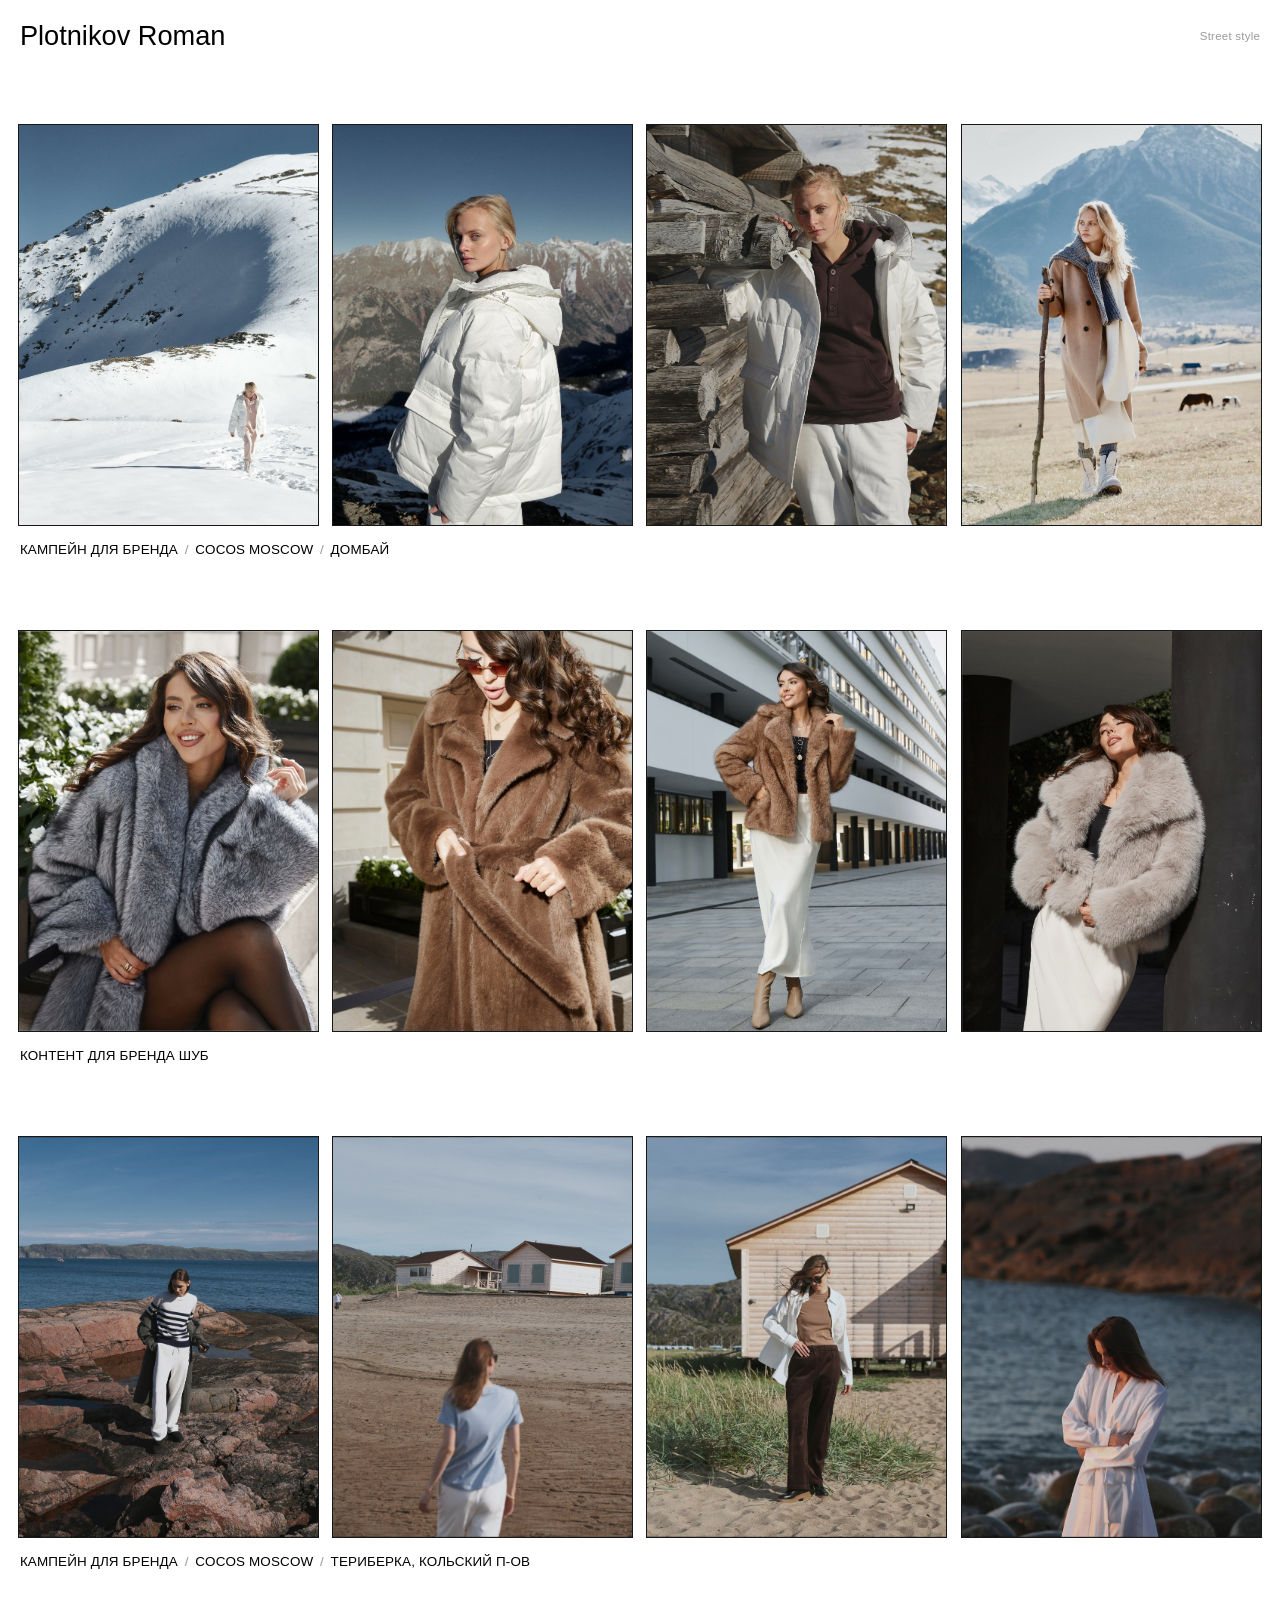
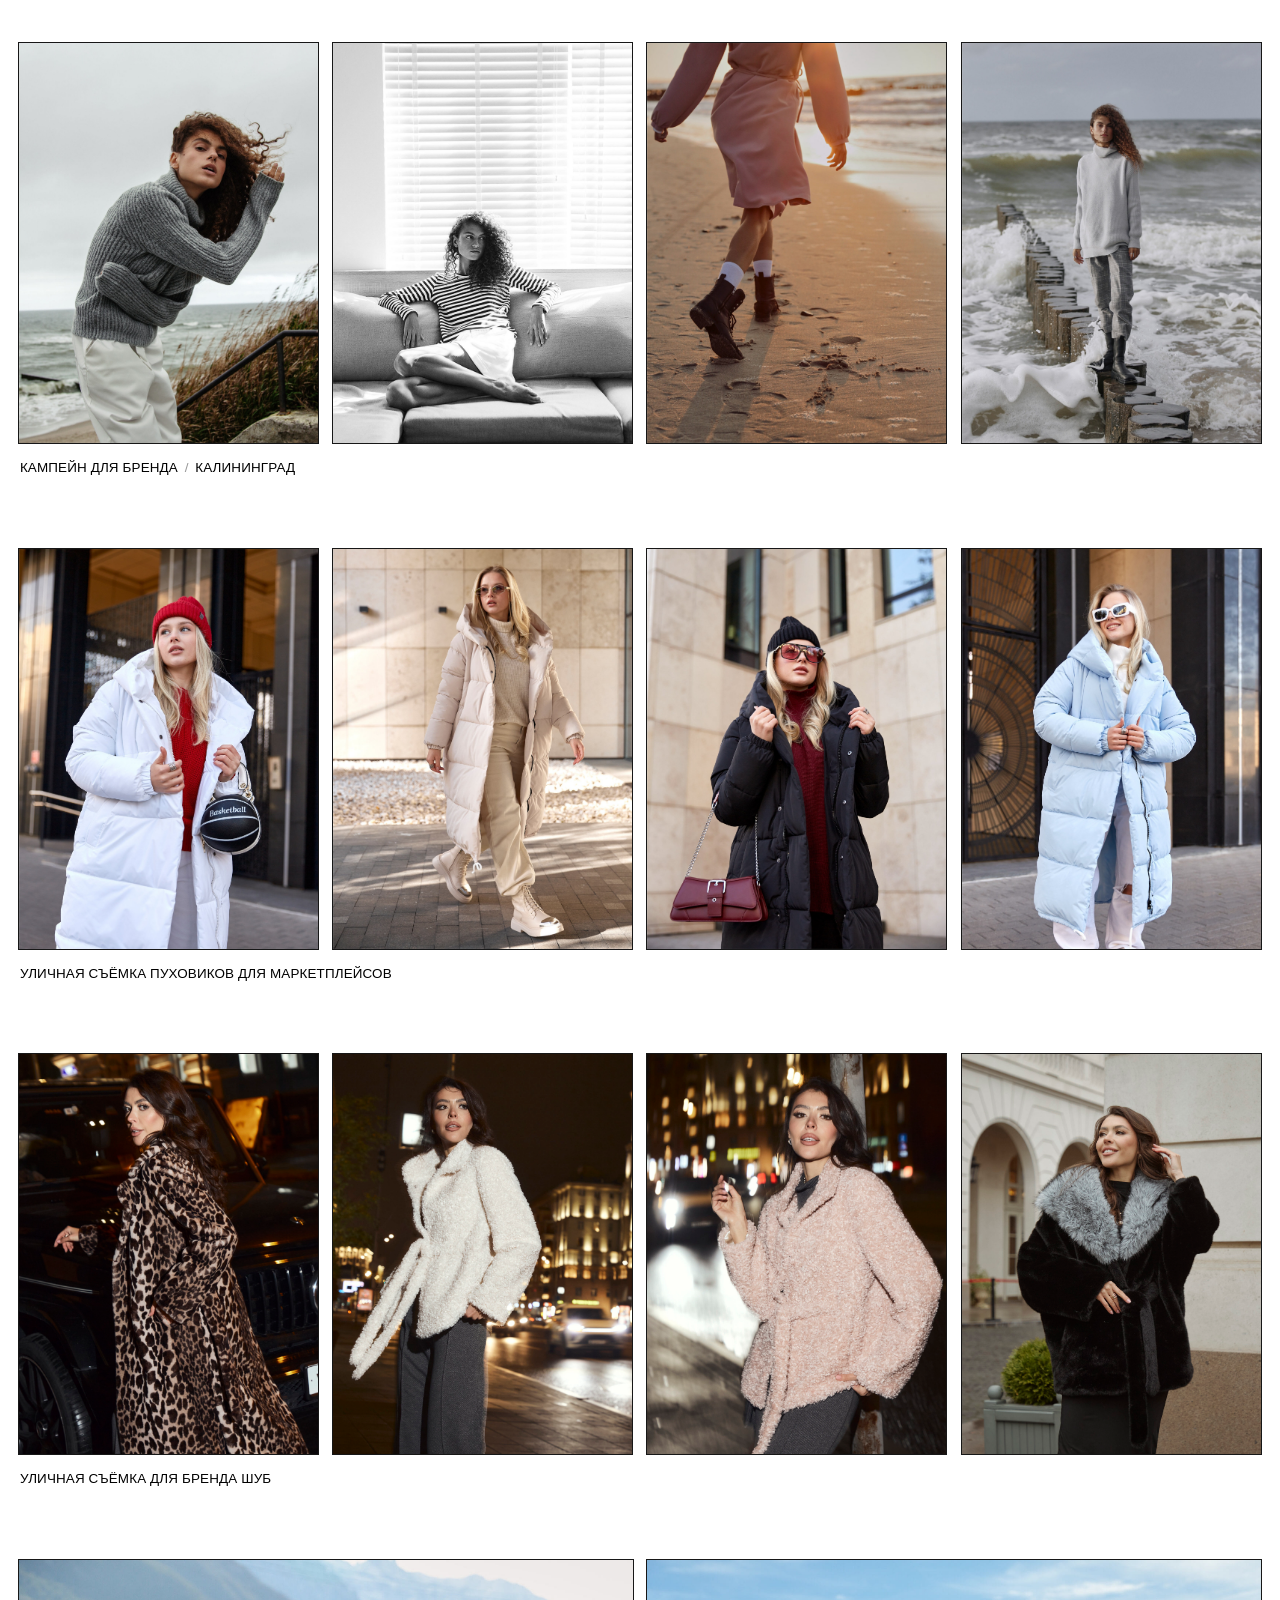
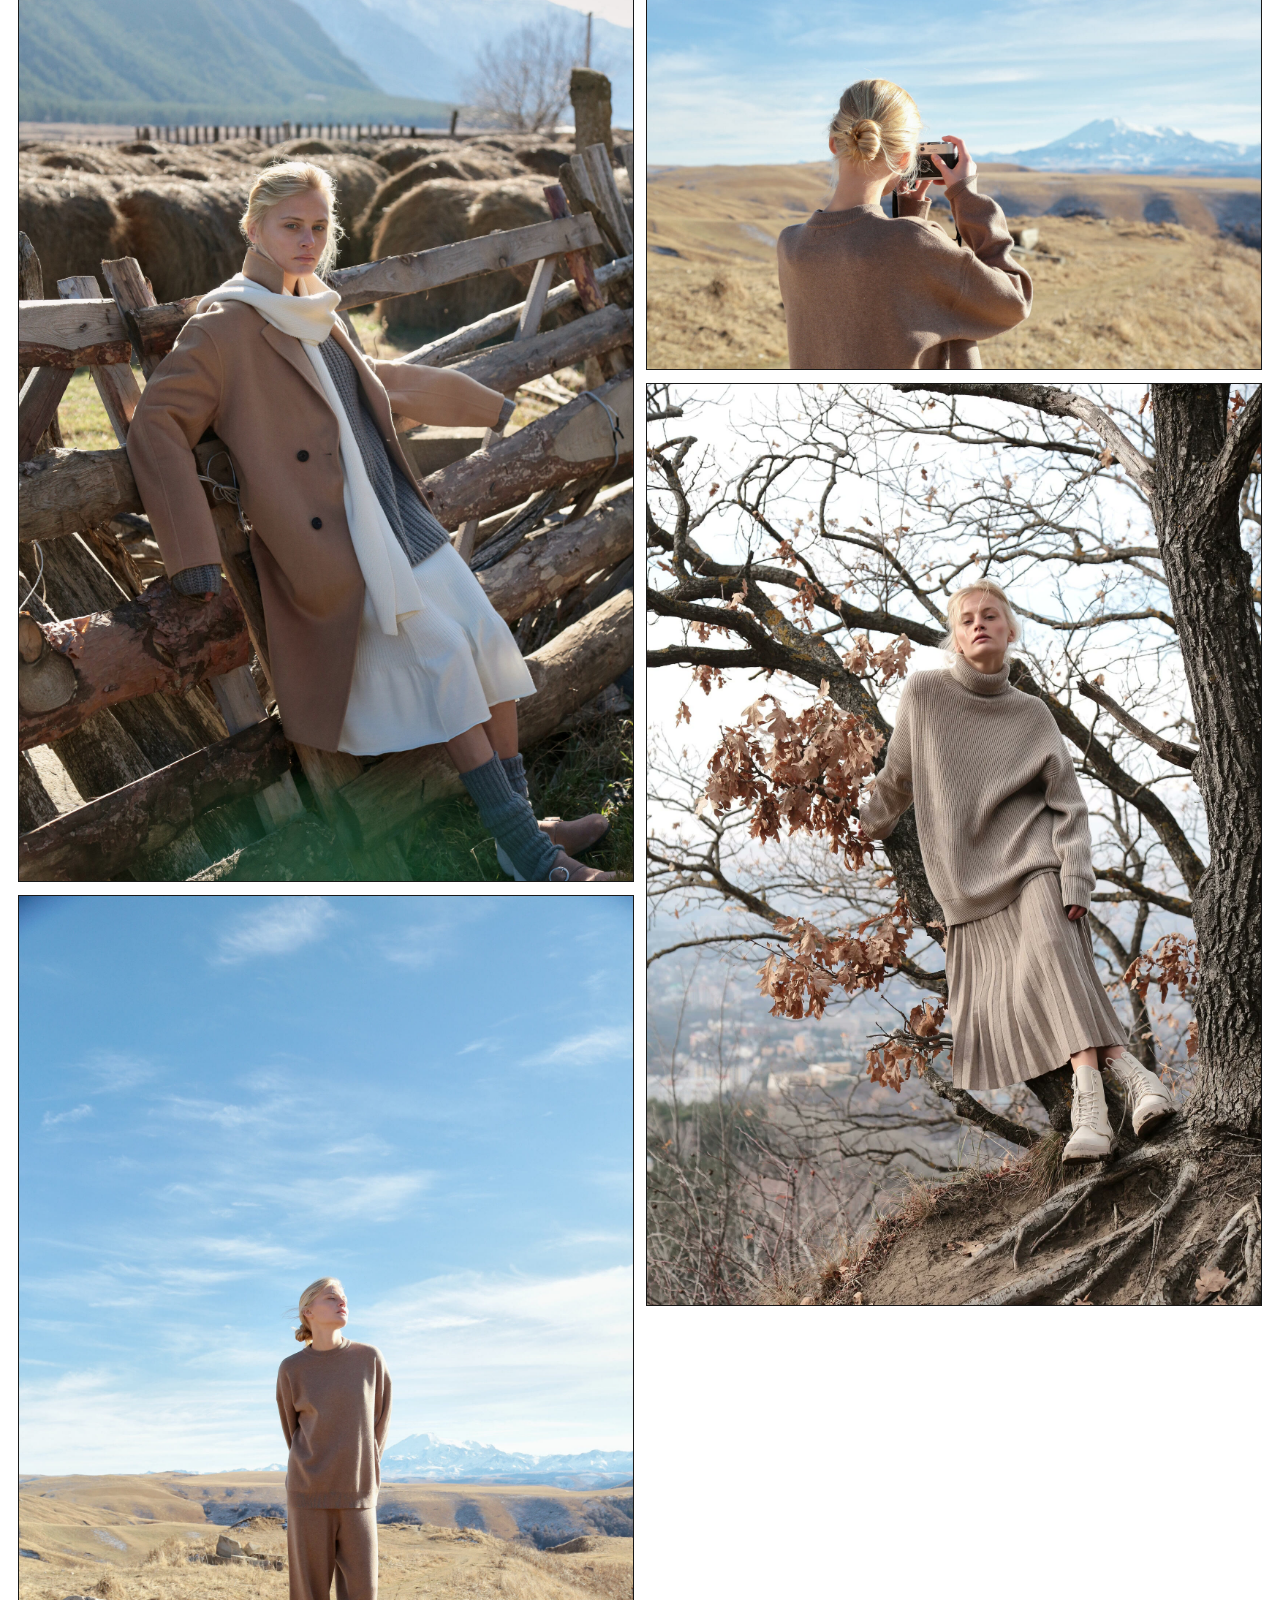
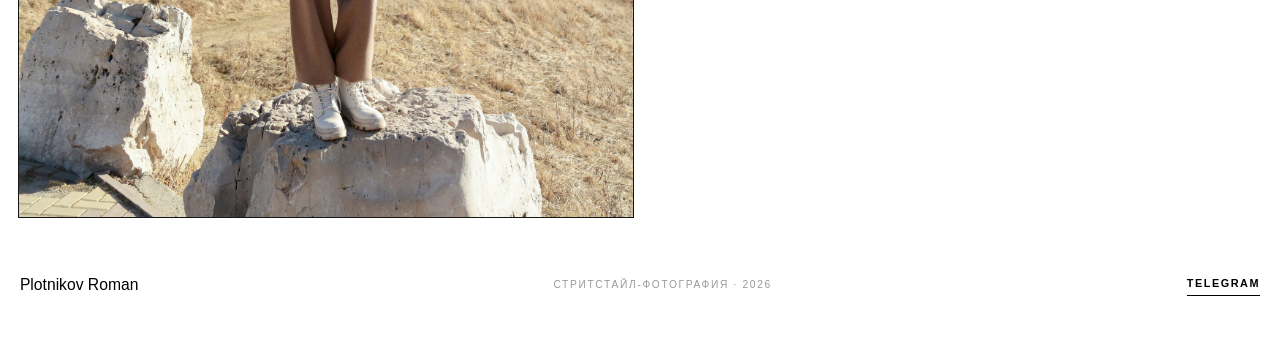
<file: street/index.html>
<!doctype html>
<html lang="ru">
<head>
<meta charset="utf-8">
<meta name="viewport" content="width=device-width, initial-scale=1">
<title>Плотников Роман — фотограф</title>
<meta name="description" content="Плотников Роман — фотограф и продюсер съёмок под ключ.">
<meta name="robots" content="noindex">
<meta property="og:type" content="website">
<meta property="og:site_name" content="Плотников Роман">
<meta property="og:title" content="Плотников Роман">
<meta property="og:description" content="Фотограф и продюсер съёмок под ключ.">
<meta property="og:url" content="https://plotnikovprod.ru/street/">
<meta property="og:image" content="https://plotnikovprod.ru/street/img/dombay-2.jpg">
<meta property="og:image:alt" content="Плотников Роман — съёмка">
<meta name="twitter:card" content="summary_large_image">
<meta name="twitter:title" content="Плотников Роман">
<meta name="twitter:description" content="Фотограф и продюсер съёмок под ключ.">
<meta name="twitter:image" content="https://plotnikovprod.ru/street/img/dombay-2.jpg">
<style>
:root{
  --bg:#ffffff; --surface:#efefef; --ink:#000000; --ink-2:#000000; --muted:#9a9a9a;
  --line:rgba(0,0,0,.9);                 /* тонкая чёрная рамка */
  --sans:Helvetica,Arial,sans-serif;     /* шрифт со старого сайта */
  --ease:cubic-bezier(.22,.61,.36,1);
  --edge:clamp(10px,1.4vw,18px);         /* тонкий отступ от краёв страницы */
  --gap:clamp(8px,1vw,14px);
}
*{box-sizing:border-box}
html{-webkit-text-size-adjust:100%}
body{margin:0;background:var(--bg);color:var(--ink);font-family:var(--sans);font-weight:400;line-height:1.55;-webkit-font-smoothing:antialiased;overflow-x:hidden;padding:0 var(--edge)}
img{display:block;max-width:100%;-webkit-user-select:none;user-select:none;-webkit-user-drag:none;-webkit-touch-callout:none}
a{color:inherit;text-decoration:none}
:focus-visible{outline:2px solid var(--ink);outline-offset:3px}

/* masthead — NO menu */
.mast{padding:22px 2px 16px;display:flex;align-items:flex-end;justify-content:space-between;gap:14px}
.mast__brand{font-weight:400;font-size:clamp(1.35rem,2.4vw,1.7rem);letter-spacing:0;text-transform:none;line-height:1}
.mast__tag{font-weight:400;font-size:.72rem;letter-spacing:.02em;text-transform:none;color:var(--muted);padding-bottom:3px}

/* projects */
.projects{padding:clamp(34px,4.6vw,64px) 0 8px}
.proj{margin-bottom:clamp(44px,5.4vw,88px)}
.proj__row{display:grid;grid-template-columns:repeat(4,1fr);gap:var(--gap)}
.proj figure{margin:0;position:relative;overflow:hidden;background:var(--surface);cursor:pointer;border:1px solid var(--line);aspect-ratio:3/4;transition:transform .55s var(--ease),box-shadow .55s var(--ease);transform-origin:center;will-change:transform}
.proj figure:hover{transform:scale(1.035);z-index:3;box-shadow:0 18px 40px rgba(0,0,0,.16)}
.proj img{width:100%;height:100%;object-fit:cover}
.proj .ph{width:100%;height:100%;display:flex;align-items:center;justify-content:center}
.proj .ph span{font-weight:500;font-size:.6rem;letter-spacing:.16em;text-transform:uppercase;color:var(--muted)}
.proj__cap{margin-top:14px;padding:0 2px;font-weight:300;font-size:clamp(.82rem,1.05vw,.95rem);letter-spacing:.01em;text-transform:uppercase;color:var(--ink)}
.proj__cap .sep{color:var(--ink);opacity:.4;margin:0 .5em;font-weight:300}
.proj__cap .loc{color:var(--ink)}
/* финальный блок — свободная раскладка */
.final{column-count:2;column-gap:var(--gap);margin:clamp(34px,5vw,84px) 0 6px}
.final figure{break-inside:avoid;margin:0 0 var(--gap);position:relative;overflow:hidden;background:var(--surface);cursor:pointer;border:1px solid var(--line);transition:transform .55s var(--ease),box-shadow .55s var(--ease);will-change:transform}
.final figure:hover{transform:scale(1.02);z-index:3;box-shadow:0 18px 40px rgba(0,0,0,.16)}
.final img{width:100%;height:auto;display:block}
@media (max-width:560px){ .final{column-count:1} }

/* footer */
.foot{margin-top:34px;padding:8px 2px 40px;display:flex;flex-wrap:wrap;gap:14px 26px;align-items:center;justify-content:space-between}
.foot__l{font-weight:400;letter-spacing:0;text-transform:none;font-size:.98rem}
.foot__meta{font-weight:500;font-size:.64rem;letter-spacing:.16em;text-transform:uppercase;color:var(--muted)}
.link-underline{font-weight:600;font-size:.68rem;letter-spacing:.14em;text-transform:uppercase;color:var(--ink);position:relative;padding-bottom:4px}
.link-underline::after{content:"";position:absolute;left:0;right:0;bottom:0;height:1px;background:var(--ink);transform:scaleX(1);transform-origin:right;transition:transform .4s var(--ease)}
.link-underline:hover::after{transform:scaleX(0)}

/* lightbox */
.lb{position:fixed;inset:0;z-index:100;background:rgba(16,16,14,.96);display:none;align-items:center;justify-content:center;padding:24px;touch-action:none}
.lb.open{display:flex}
.lb img{max-width:93vw;max-height:90vh;object-fit:contain;box-shadow:0 30px 90px rgba(0,0,0,.5)}
.lb__btn{position:absolute;top:50%;transform:translateY(-50%);width:48px;height:48px;border-radius:50%;border:1px solid rgba(255,255,255,.3);background:transparent;color:#fff;cursor:pointer;display:flex;align-items:center;justify-content:center;transition:background .2s,border-color .2s}
.lb__btn:hover{background:rgba(255,255,255,.14);border-color:rgba(255,255,255,.6)}
.lb__btn svg{width:20px;height:20px}
.lb__prev{left:20px}.lb__next{right:20px}
.lb__close{top:20px;right:22px;transform:none;width:42px;height:42px}
.lb__count{position:absolute;bottom:22px;left:0;right:0;text-align:center;font-weight:500;font-size:.7rem;letter-spacing:.2em;color:rgba(255,255,255,.7)}

[data-r]{opacity:0;transform:translateY(18px);transition:opacity .8s var(--ease),transform .8s var(--ease)}
[data-r].in{opacity:1;transform:none}

@media (max-width:820px){ .proj__row{grid-template-columns:repeat(2,1fr)} }
@media (max-width:520px){ .lb__prev{left:6px}.lb__next{right:6px}.lb__btn{width:40px;height:40px} }
@media (prefers-reduced-motion:reduce){*{animation:none!important;transition:none!important}[data-r]{opacity:1;transform:none}}
</style>
</head>
<body>

<header class="mast">
  <div class="mast__brand">Plotnikov Roman</div>
  <span class="mast__tag">Street style</span>
</header>

<div class="projects" id="projects"></div>

<footer class="foot">
  <div class="foot__l">Plotnikov Roman</div>
  <div class="foot__meta">Стритстайл-фотография · <span id="year"></span></div>
  <a class="link-underline" href="https://t.me/akookoo" target="_blank" rel="noopener">Telegram</a>
</footer>

<!-- lightbox -->
<div class="lb" id="lb" aria-hidden="true">
  <button class="lb__btn lb__close" id="lbClose" aria-label="Закрыть"><svg viewBox="0 0 24 24" fill="none" stroke="currentColor" stroke-width="1.6" stroke-linecap="round"><path d="M6 6l12 12M18 6L6 18"/></svg></button>
  <button class="lb__btn lb__prev" id="lbPrev" aria-label="Предыдущий кадр"><svg viewBox="0 0 24 24" fill="none" stroke="currentColor" stroke-width="1.6" stroke-linecap="round" stroke-linejoin="round"><path d="M15 6l-6 6 6 6"/></svg></button>
  <img id="lbImg" alt="">
  <button class="lb__btn lb__next" id="lbNext" aria-label="Следующий кадр"><svg viewBox="0 0 24 24" fill="none" stroke="currentColor" stroke-width="1.6" stroke-linecap="round" stroke-linejoin="round"><path d="M9 6l6 6-6 6"/></svg></button>
  <div class="lb__count" id="lbCount"></div>
</div>

<script>
(function(){
  document.addEventListener('contextmenu',function(e){if(e.target&&e.target.tagName==='IMG')e.preventDefault();});
  document.addEventListener('dragstart',function(e){if(e.target&&e.target.tagName==='IMG')e.preventDefault();});

  function ph(i){return 'img/ph-'+String((i%9)+1).padStart(2,'0')+'.jpg';}
  /* Проекты стрита (4 фото + подпись). Реальные фото взяты со старого сайта; COCOS-кампании пока плейсхолдеры. */
  var PROJECTS=[
    {cap:['Кампейн для бренда','COCOS MOSCOW','Домбай'], photos:['img/dombay-1.jpg','img/dombay-2.jpg','img/dombay-3.jpg','img/dombay-4.jpg']},
    {cap:['Контент для бренда шуб'], photos:['img/shub-content-1.jpg','img/shub-content-2.jpg','img/shub-content-3.jpg','img/shub-content-4.jpg']},
    {cap:['Кампейн для бренда','COCOS MOSCOW','Териберка, Кольский п-ов'], photos:['img/teriberka-1.jpg','img/teriberka-2.jpg','img/teriberka-3.jpg','img/teriberka-4.jpg']},
    {cap:['Кампейн для бренда','Калининград'], photos:['img/kaliningrad-1.jpg','img/kaliningrad-2.jpg','img/kaliningrad-3.jpg','img/kaliningrad-4.jpg']},
    {cap:['Уличная съёмка пуховиков для маркетплейсов'], photos:['img/puhoviki-1.jpg','img/puhoviki-2.jpg','img/puhoviki-3.jpg','img/puhoviki-4.jpg']},
    {cap:['Уличная съёмка для бренда шуб'], photos:['img/shub-street-1.jpg','img/shub-street-2.jpg','img/shub-street-3.jpg','img/shub-street-4.jpg']}
  ];

  var root=document.getElementById('projects');
  document.getElementById('year').textContent=new Date().getFullYear();
  var rm=matchMedia('(prefers-reduced-motion:reduce)').matches;
  var FLAT=[];

  PROJECTS.forEach(function(p){
    var sec=document.createElement('section'); sec.className='proj'; sec.setAttribute('data-r','');
    var row=document.createElement('div'); row.className='proj__row';
    p.photos.forEach(function(src,k){
      var flatIdx=FLAT.length; FLAT.push(src);
      var fig=document.createElement('figure');
      var img=document.createElement('img'); img.loading='lazy'; img.src=src; img.alt=p.cap.join(' — ')+' — кадр '+(k+1);
      img.addEventListener('error',function(){fig.innerHTML='<div class="ph"><span>ФОТО '+(k+1)+'</span></div>';});
      fig.appendChild(img);
      (function(fi){fig.addEventListener('click',function(){openLB(fi);});})(flatIdx);
      row.appendChild(fig);
    });
    var cap=document.createElement('div'); cap.className='proj__cap';
    cap.innerHTML=p.cap.map(function(s,i){return (i===p.cap.length-1&&p.cap.length>1?'<span class="loc">'+s+'</span>':s);}).join('<span class="sep">/</span>');
    sec.appendChild(row); sec.appendChild(cap);
    root.appendChild(sec);
  });

  /* финальный блок — 4 фото, свободная раскладка (masonry) */
  var FINAL=['img/final-1.jpg','img/final-2.jpg','img/final-3.jpg','img/final-4.jpg'];
  var fsec=document.createElement('section'); fsec.className='final'; fsec.setAttribute('data-r','');
  FINAL.forEach(function(src){
    var fi=FLAT.length; FLAT.push(src);
    var fig=document.createElement('figure');
    var img=document.createElement('img'); img.loading='lazy'; img.src=src; img.alt='Plotnikov Roman — съёмка';
    img.addEventListener('error',function(){fig.style.display='none';});
    fig.appendChild(img);
    (function(x){fig.addEventListener('click',function(){openLB(x);});})(fi);
    fsec.appendChild(fig);
  });
  root.appendChild(fsec);

  /* lightbox */
  var lb=document.getElementById('lb'), lbImg=document.getElementById('lbImg'), lbCount=document.getElementById('lbCount'), idx=0;
  function render(){idx=(idx+FLAT.length)%FLAT.length;lbImg.src=FLAT[idx];lbCount.textContent=String(idx+1).padStart(2,'0')+' / '+String(FLAT.length).padStart(2,'0');}
  function openLB(i){idx=i;render();lb.classList.add('open');lb.setAttribute('aria-hidden','false');document.body.style.overflow='hidden';}
  function closeLB(){lb.classList.remove('open');lb.setAttribute('aria-hidden','true');document.body.style.overflow='';}
  function next(){idx++;render();} function prev(){idx--;render();}
  document.getElementById('lbClose').addEventListener('click',closeLB);
  document.getElementById('lbNext').addEventListener('click',function(e){e.stopPropagation();next();});
  document.getElementById('lbPrev').addEventListener('click',function(e){e.stopPropagation();prev();});
  lb.addEventListener('click',function(e){if(e.target===lb)closeLB();});
  document.addEventListener('keydown',function(e){if(!lb.classList.contains('open'))return;if(e.key==='Escape')closeLB();else if(e.key==='ArrowRight')next();else if(e.key==='ArrowLeft')prev();});

  /* reveal */
  function revealAll(){document.querySelectorAll('[data-r]').forEach(function(el){el.classList.add('in');});}
  if(rm){revealAll();}
  else{
    if('IntersectionObserver' in window){
      var io=new IntersectionObserver(function(es){es.forEach(function(en){if(en.isIntersecting){en.target.classList.add('in');io.unobserve(en.target);}});},{threshold:.06,rootMargin:'0px 0px -5% 0px'});
      document.querySelectorAll('[data-r]').forEach(function(el){io.observe(el);});
    }else{revealAll();}
    setTimeout(revealAll,1400);
  }
})();
</script>
</body>
</html>
</file>
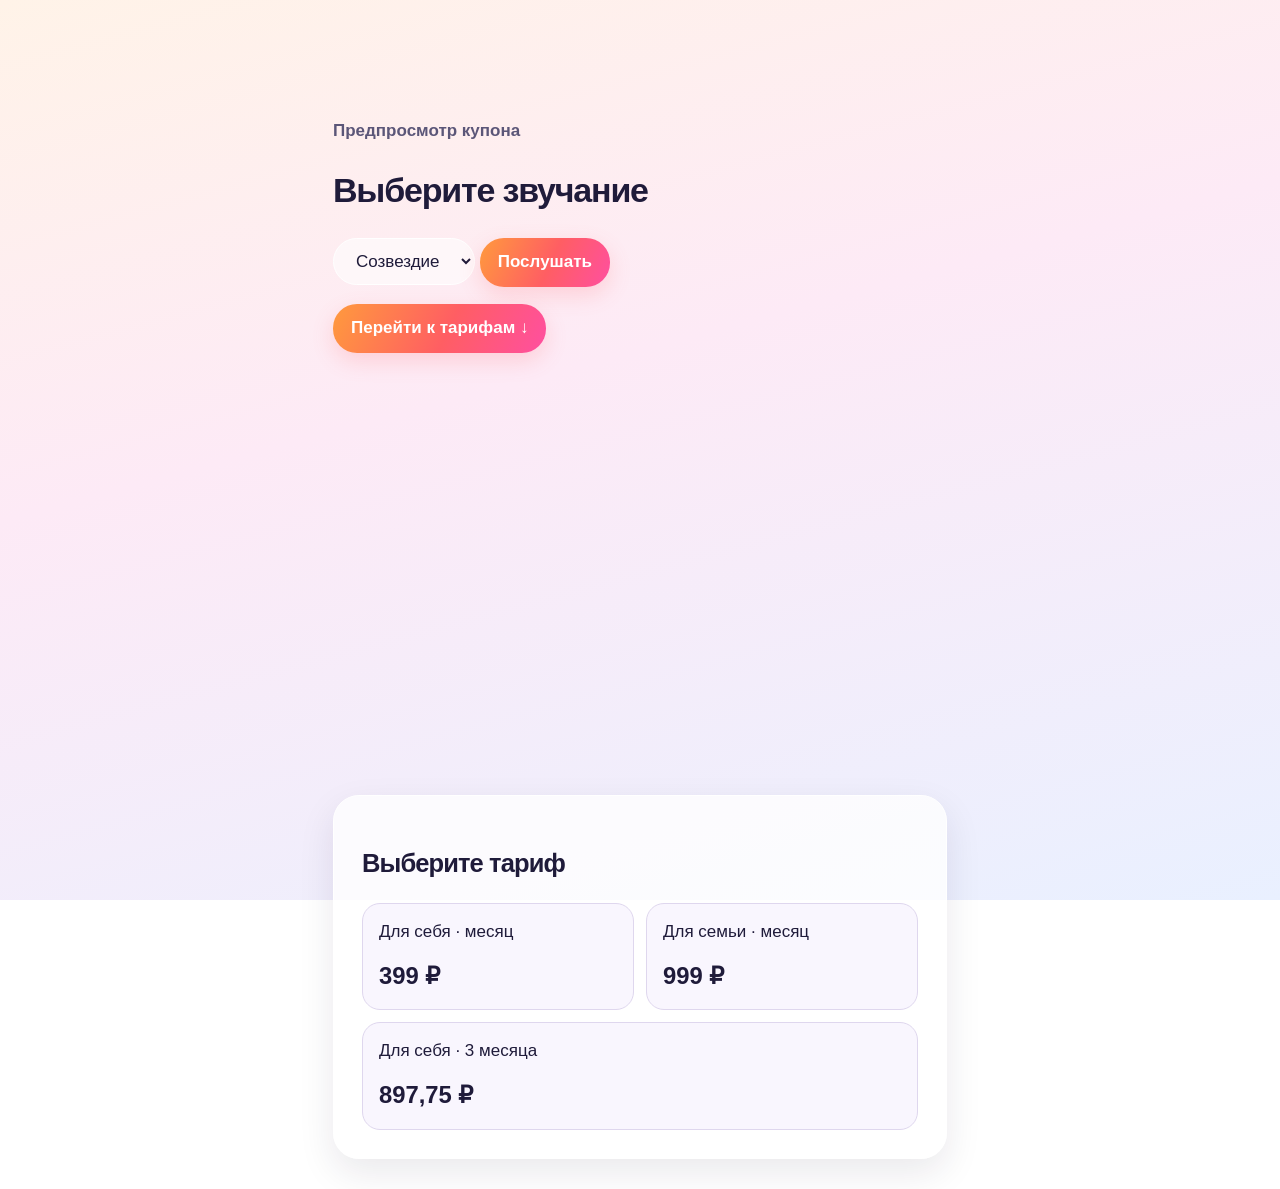
<file: neuro/coupon-preview/index.html>
<!doctype html><html lang="ru"><meta charset=utf-8><meta name="robots" content="noindex,nofollow"><meta name=viewport content="width=device-width,initial-scale=1"><title>Купон · предпросмотр</title><style>*{box-sizing:border-box}body{margin:0;background:#f7f2fe;color:#272039;font:17px/1.45 system-ui}main{max-width:650px;margin:auto;padding:30px 18px}button,select{font:inherit;border:0;border-radius:24px;padding:12px 18px;cursor:pointer}button{background:#d6ff83;color:#211c31;font-weight:680}header{min-height:85svh}#plans,dialog{border:0;background:#201c29;color:white;border-radius:26px;padding:28px}article{border-top:1px solid #575160;padding:16px 0;display:flex;justify-content:space-between}b{color:#d6ff83}dialog{width:min(90vw,390px);text-align:center;overflow:hidden}dialog::backdrop{background:#17112380}dialog[open]{animation:pop .45s both}dialog button{position:relative}dialog i{position:absolute;left:50%;top:30%;pointer-events:none;animation:burst .95s both;font-style:normal}@keyframes burst{from{transform:scale(.2)}to{transform:translate(var(--x),var(--y)) rotate(120deg);opacity:0}}@keyframes pop{from{opacity:0;transform:translateY(18px) scale(.93)}}@media(prefers-reduced-motion:reduce){*,*:before{animation:none!important}dialog i{display:none}}s{color:#bdb5ca;font-weight:400;font-size:.82em}output{font-variant-numeric:tabular-nums}
body{color:#1f1b3a;background:linear-gradient(165deg,#fff3e8,#fdeaf6 42%,#e9f0ff) fixed;font-family:Manrope,-apple-system,BlinkMacSystemFont,"Segoe UI",sans-serif}header{padding:8vh 0}header>p:first-child{color:#5b5678;font-weight:650}h1,h2{letter-spacing:-.035em}button{color:white;background:linear-gradient(115deg,#ff9a3d,#ff5e63 54%,#ff4fa0);box-shadow:0 8px 22px #ff5e6333}select{background:#fff9;color:#1f1b3a;border:1px solid white}#plans{background:#fffc;color:#1f1b3a;border:1px solid white;box-shadow:0 14px 36px #25193118}#plans.applied,dialog{color:white;background:radial-gradient(ellipse at 82% 0%,#493055 0%,transparent 52%),linear-gradient(140deg,#25202f,#090a10 60%,#24182f);box-shadow:0 14px 36px #25193135;border:1px solid #ffffff30}#cards{display:grid;grid-template-columns:repeat(2,minmax(0,1fr));gap:12px}article{display:grid;gap:14px;align-content:start;padding:16px;border-radius:18px;border:1px solid #dfd7ee;background:#f9f6fe}article:last-child{grid-column:1/-1}.applied article{background:linear-gradient(145deg,#34293e,#201b29);border-color:#715782}.applied article:first-child{border-color:#d2a2ff;box-shadow:0 0 16px #ba6cff55}article b{color:inherit;font-size:1.4em}article s{display:block}#hint,dialog output{font-variant-numeric:tabular-nums}.applied #hint,dialog output{display:table;color:white;background:linear-gradient(#3a3048 50%,#2c2438 50%);border-radius:12px;padding:8px 14px;font-weight:700}dialog{width:min(92vw,390px);padding:32px 24px}dialog::backdrop{background:#20182d88;backdrop-filter:blur(5px)}dialog h1{font-size:clamp(2.5rem,8vw,3.4rem);margin:12px 0}dialog p{color:#ede1f5}dialog output{margin:16px auto;font-size:1.45rem}dialog button{width:100%}dialog i{pointer-events:none}
</style><main><header><p>Предпросмотр купона</p><h1>Выберите звучание</h1><select id=voice aria-label="Звук"><option>Искра</option><option>Бархат</option><option selected>Созвездие</option></select> <button id=listen>Послушать</button><p><button id=go>Перейти к тарифам ↓</button></p></header><section id=plans><h2>Выберите тариф</h2><p id=hint></p><div id=cards></div></section></main><dialog id=d aria-labelledby="coupon-title"><p>Ваш персональный купон</p><h1 id="coupon-title">Скидка 25%</h1><p>Действительна в течение десяти минут.</p><output aria-label="Осталось времени"></output><button id=apply>Применить купон</button></dialog><script>const sounds=["[data-uri]", "[data-uri]", "[data-uri]"].map(s=>new Audio(s)),base=[399,999,897.75],sale=[299,749,673],names=['Для себя · месяц','Для семьи · месяц','Для себя · 3 месяца'];let end=Number(sessionStorage.neuroCouponV2CouponEnd)||0,used=sessionStorage.neuroCouponV2Used==='1',pending;const play=()=>{let a=sounds[voice.selectedIndex];a.currentTime=0;a.play().catch(()=>{})};function render(){let left=Math.max(0,Math.ceil((end-Date.now())/1000)),active=used&&left>0,t=Math.floor(left/60)+':'+String(left%60).padStart(2,'0');d.querySelector('output').value=t;plans.classList.toggle('applied',active);hint.textContent=active?'Купон применён · '+t:end&&!left?'Срок купона истёк':'';cards.innerHTML=names.map((n,i)=>'<article>'+n+'<b>'+(active?'<s>'+base[i].toLocaleString('ru')+' ₽</s> '+sale[i]:base[i].toLocaleString('ru'))+' ₽</b></article>').join('');if(d.open&&!left)d.close()}function show(){if(used || (end && Date.now()>=end) || d.open)return;if(!end){end=Date.now()+600000;sessionStorage.neuroCouponV2CouponEnd=end;}render();d.showModal();play();for(let i=0;i<32;i++){let e=document.createElement('i'),a=i*2.4;e.textContent='✦';e.style.color=['#d6ff83','#fd9eca','#c0a1ff'][i%3];e.style.setProperty('--x',Math.cos(a)*(75+i*3)+'px');e.style.setProperty('--y',Math.sin(a)*(60+i*2)+'px');d.append(e)}}listen.onclick=play;go.onclick=()=>plans.scrollIntoView({behavior:'smooth'});apply.onclick=()=>{if(Date.now()>=end){render();return}used=true;sessionStorage.neuroCouponV2Used='1';d.close();render()};d.addEventListener("cancel",event=>event.preventDefault());new IntersectionObserver(([entry])=>{clearTimeout(pending);if(entry.isIntersecting&&!used)pending=setTimeout(show,1000)},{threshold:.4}).observe(plans);render();setInterval(render,500)</script></html>
</file>
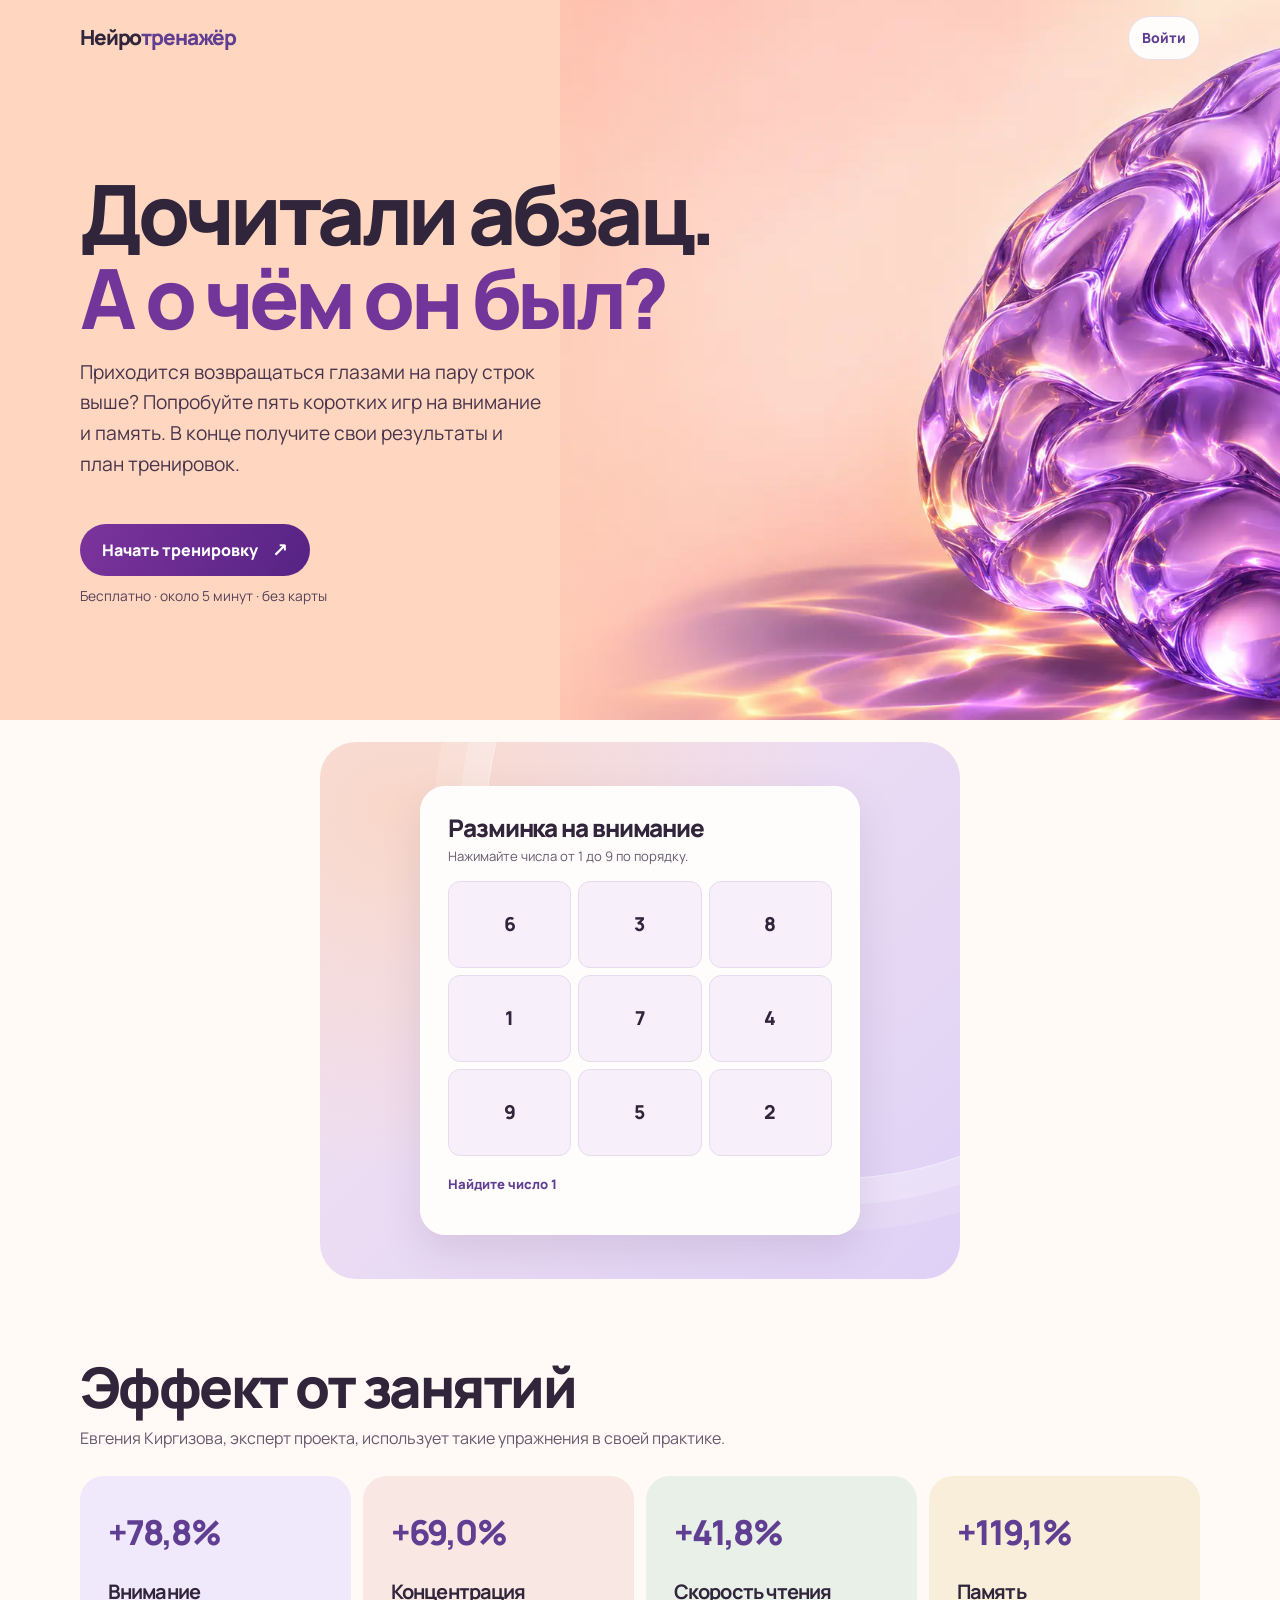
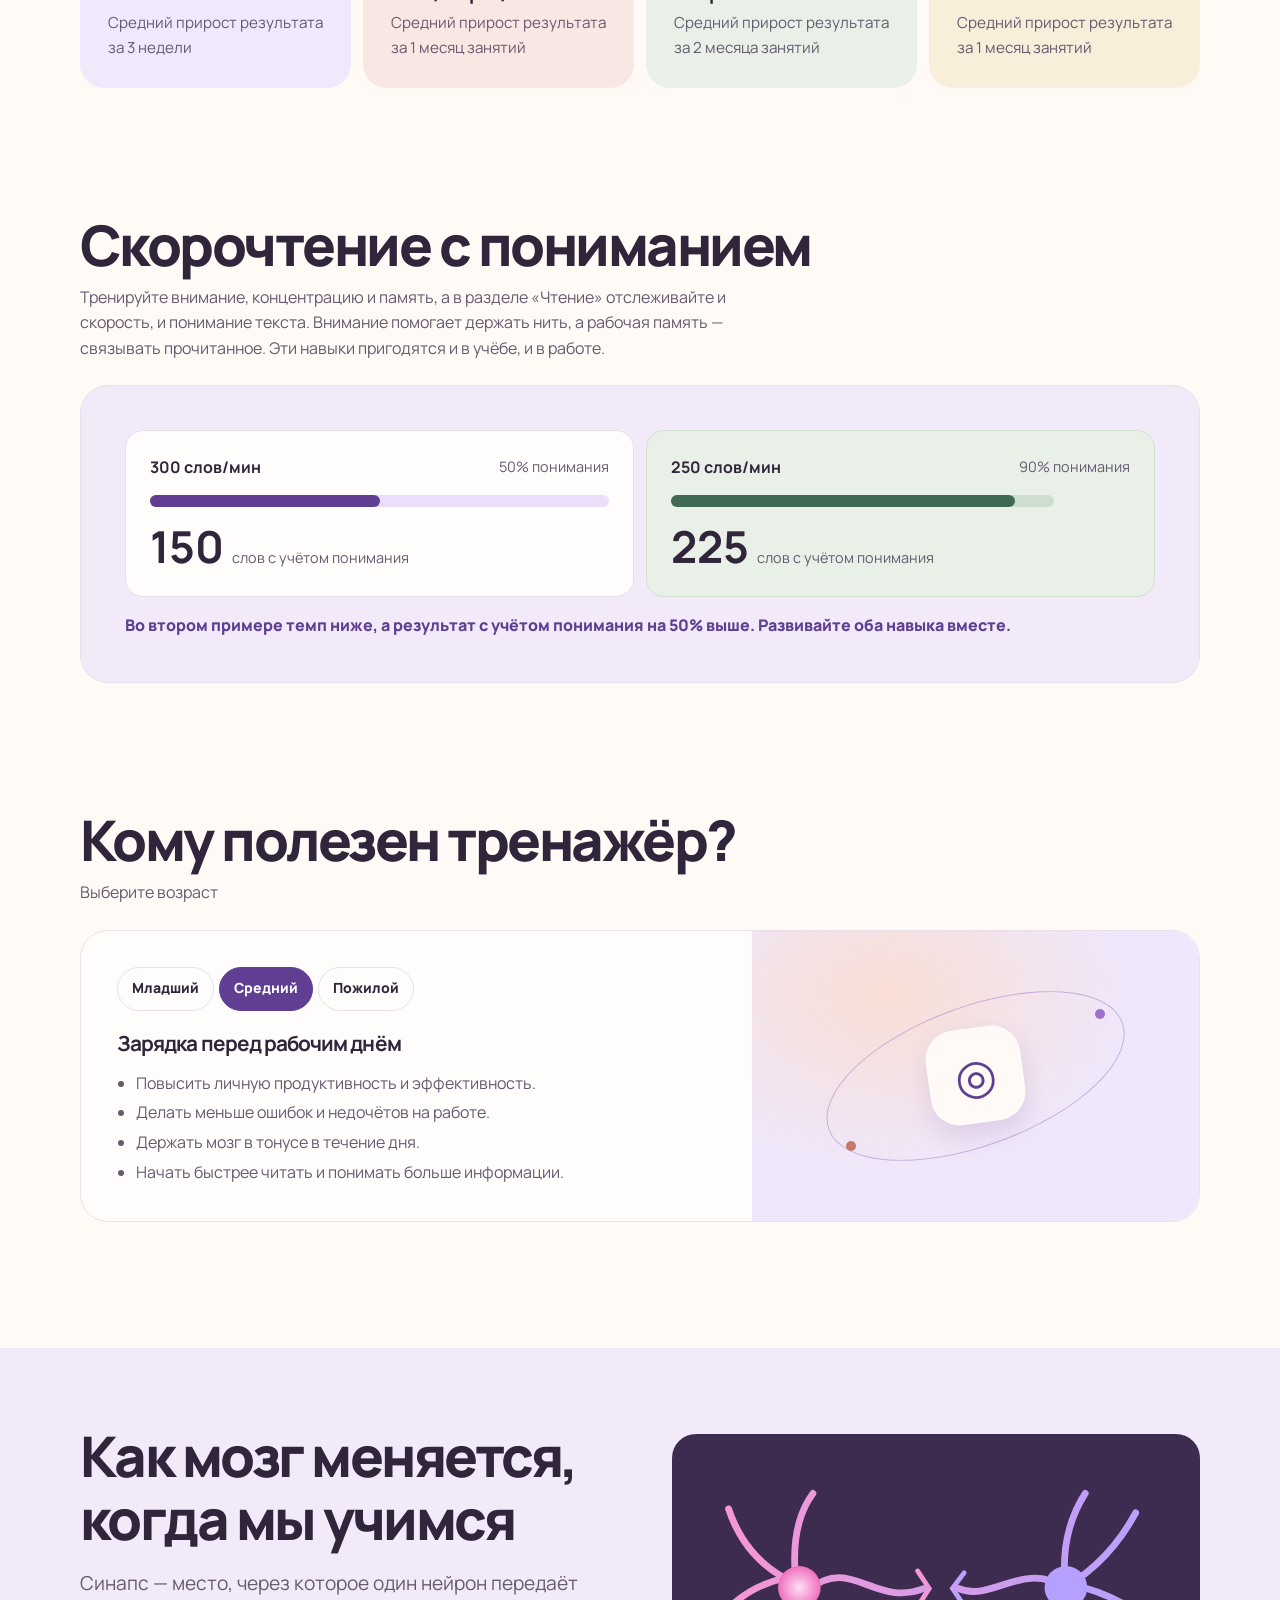
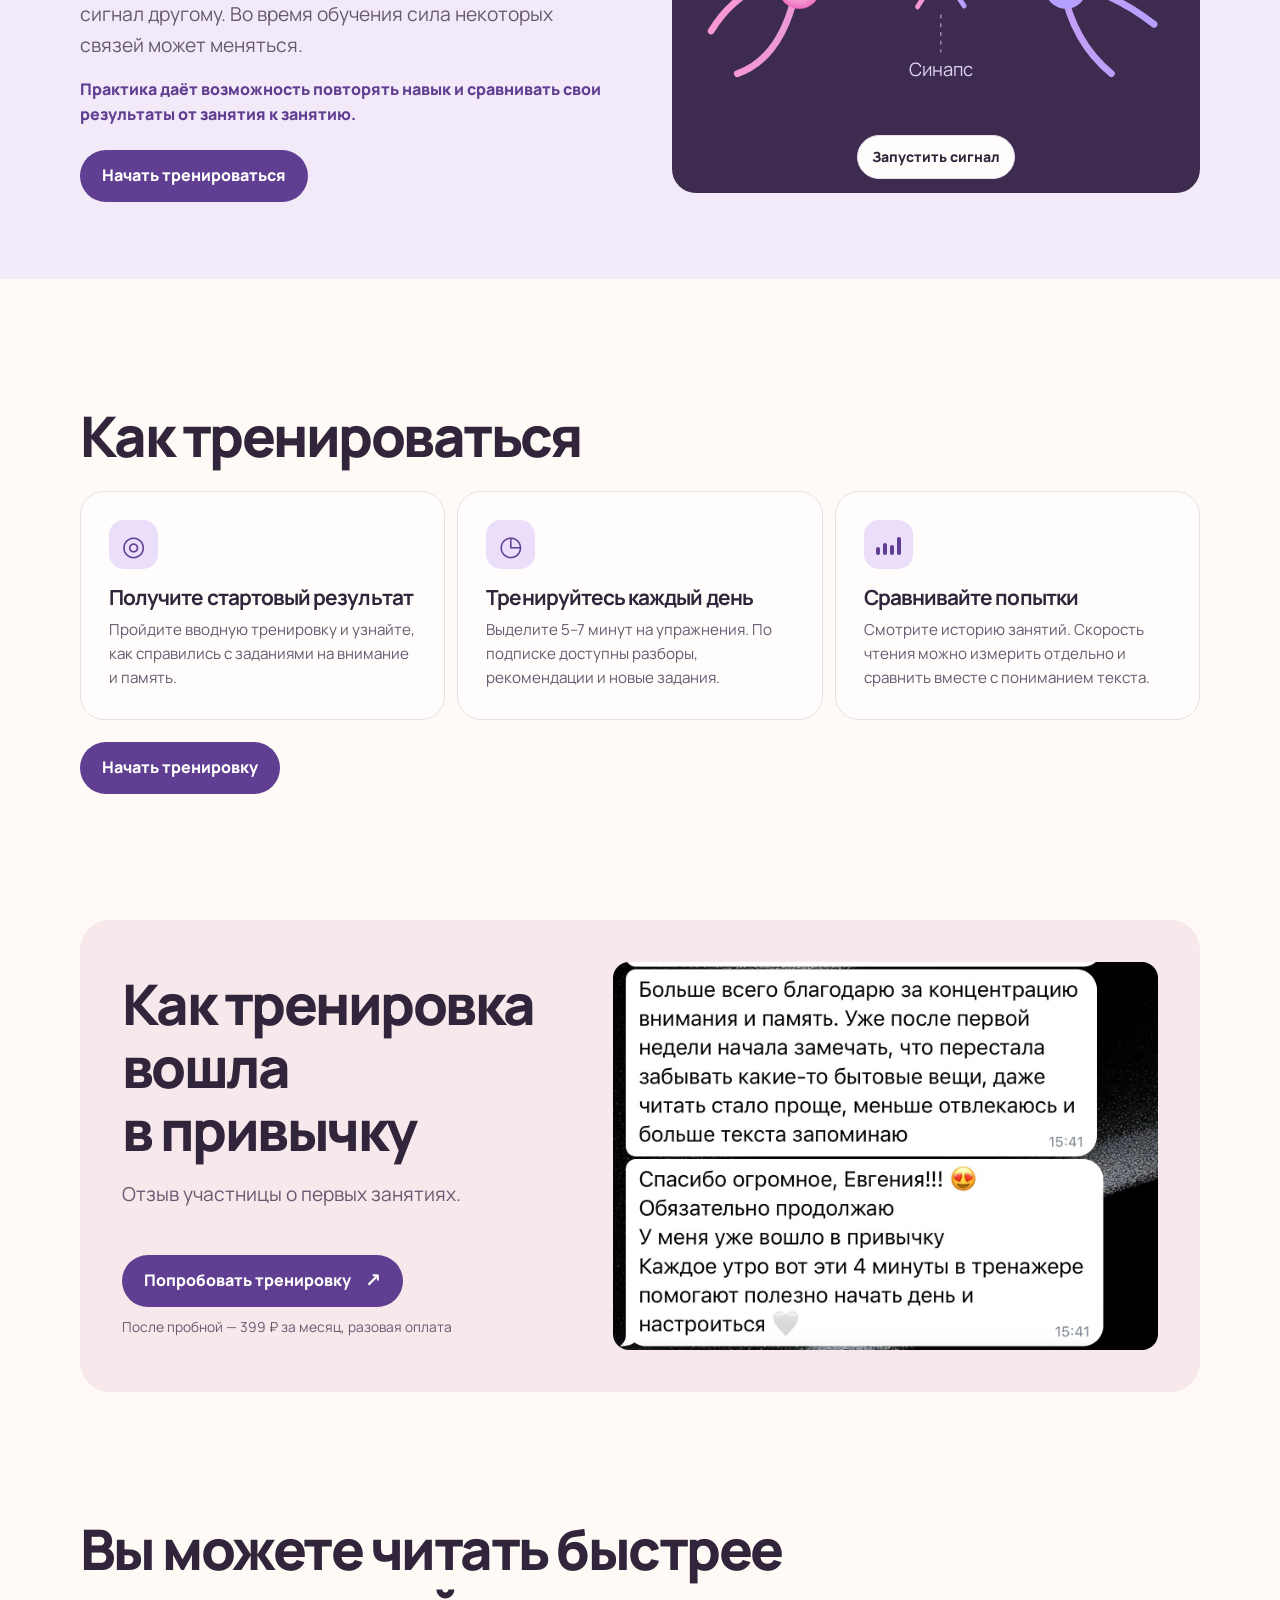
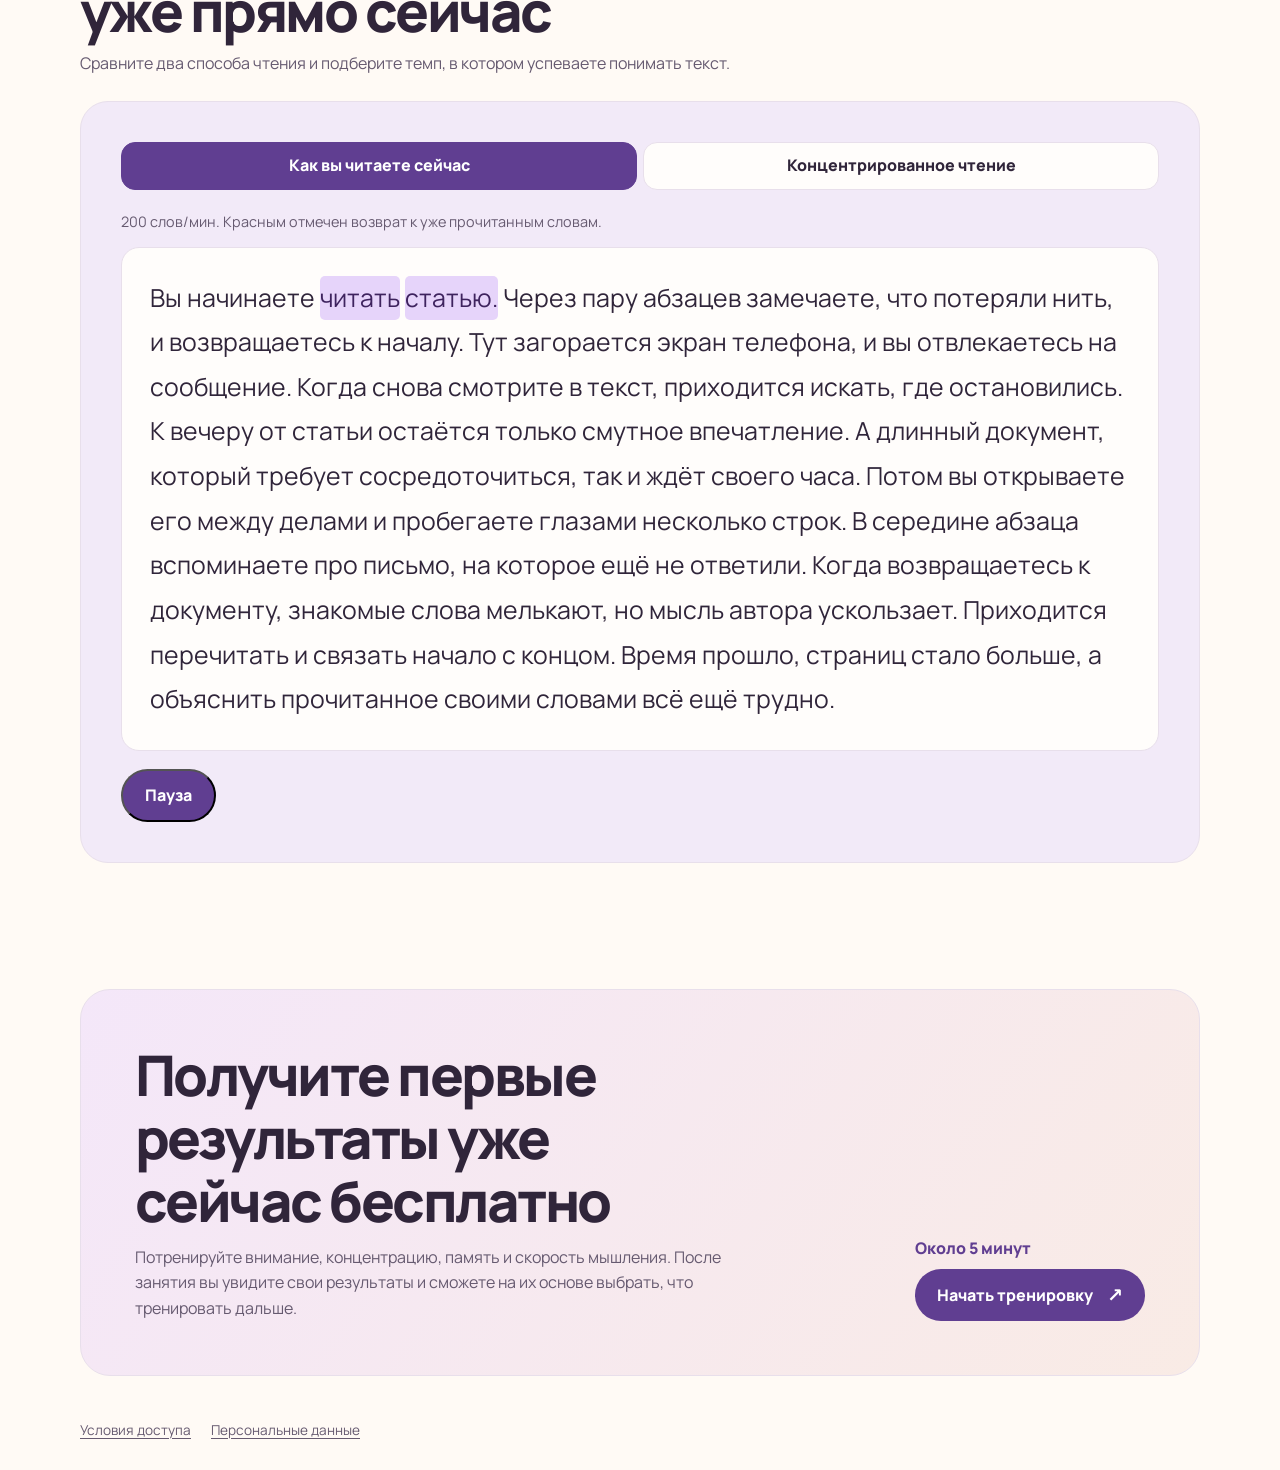
<file: neuro/landing-preview/index.html>
<!doctype html>
<html lang="ru">
<head>
<meta charset="utf-8">
<meta name="robots" content="noindex">
<link rel="canonical" href="https://plotnikovprod.ru/neuro/">
<title>Нейротренажёр</title>
<script>location.replace('../' + location.search + location.hash);</script>
</head>
<body><a href="../">Открыть Нейротренажёр</a></body>
</html>
</file>
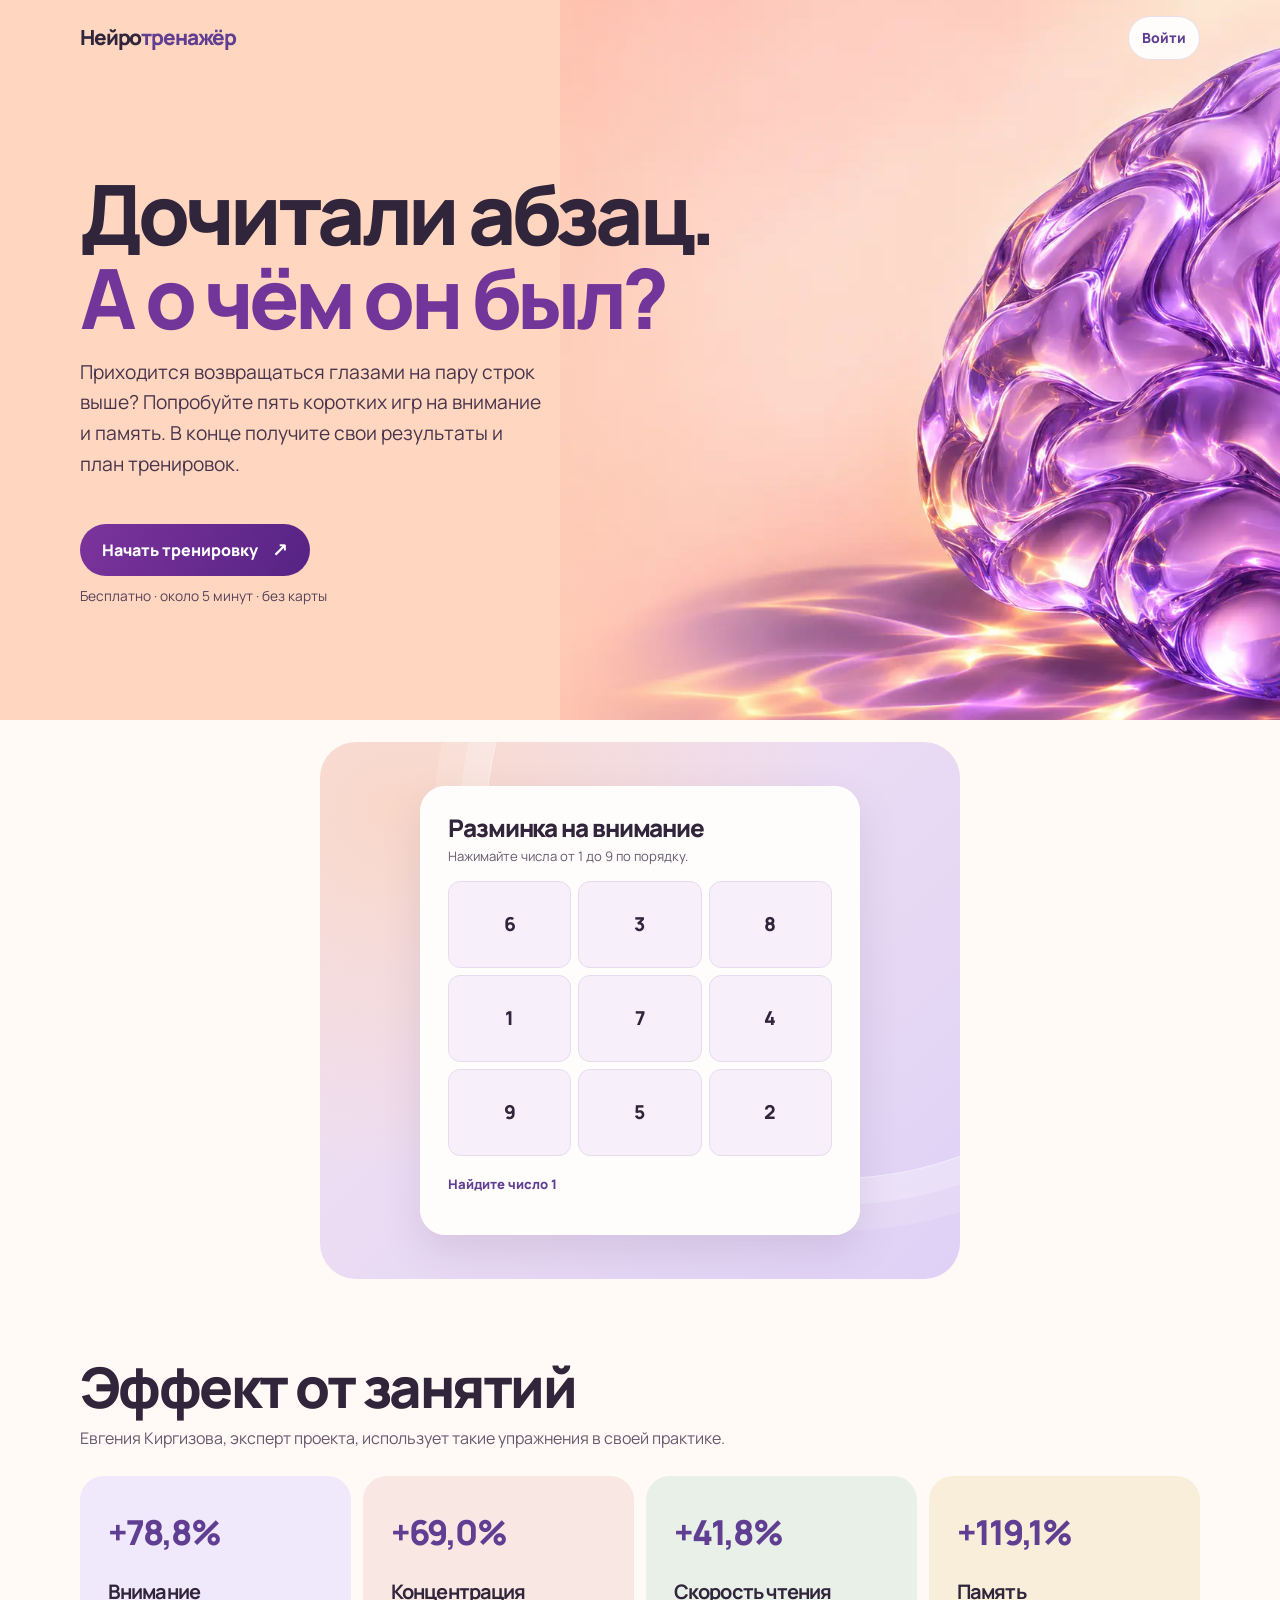
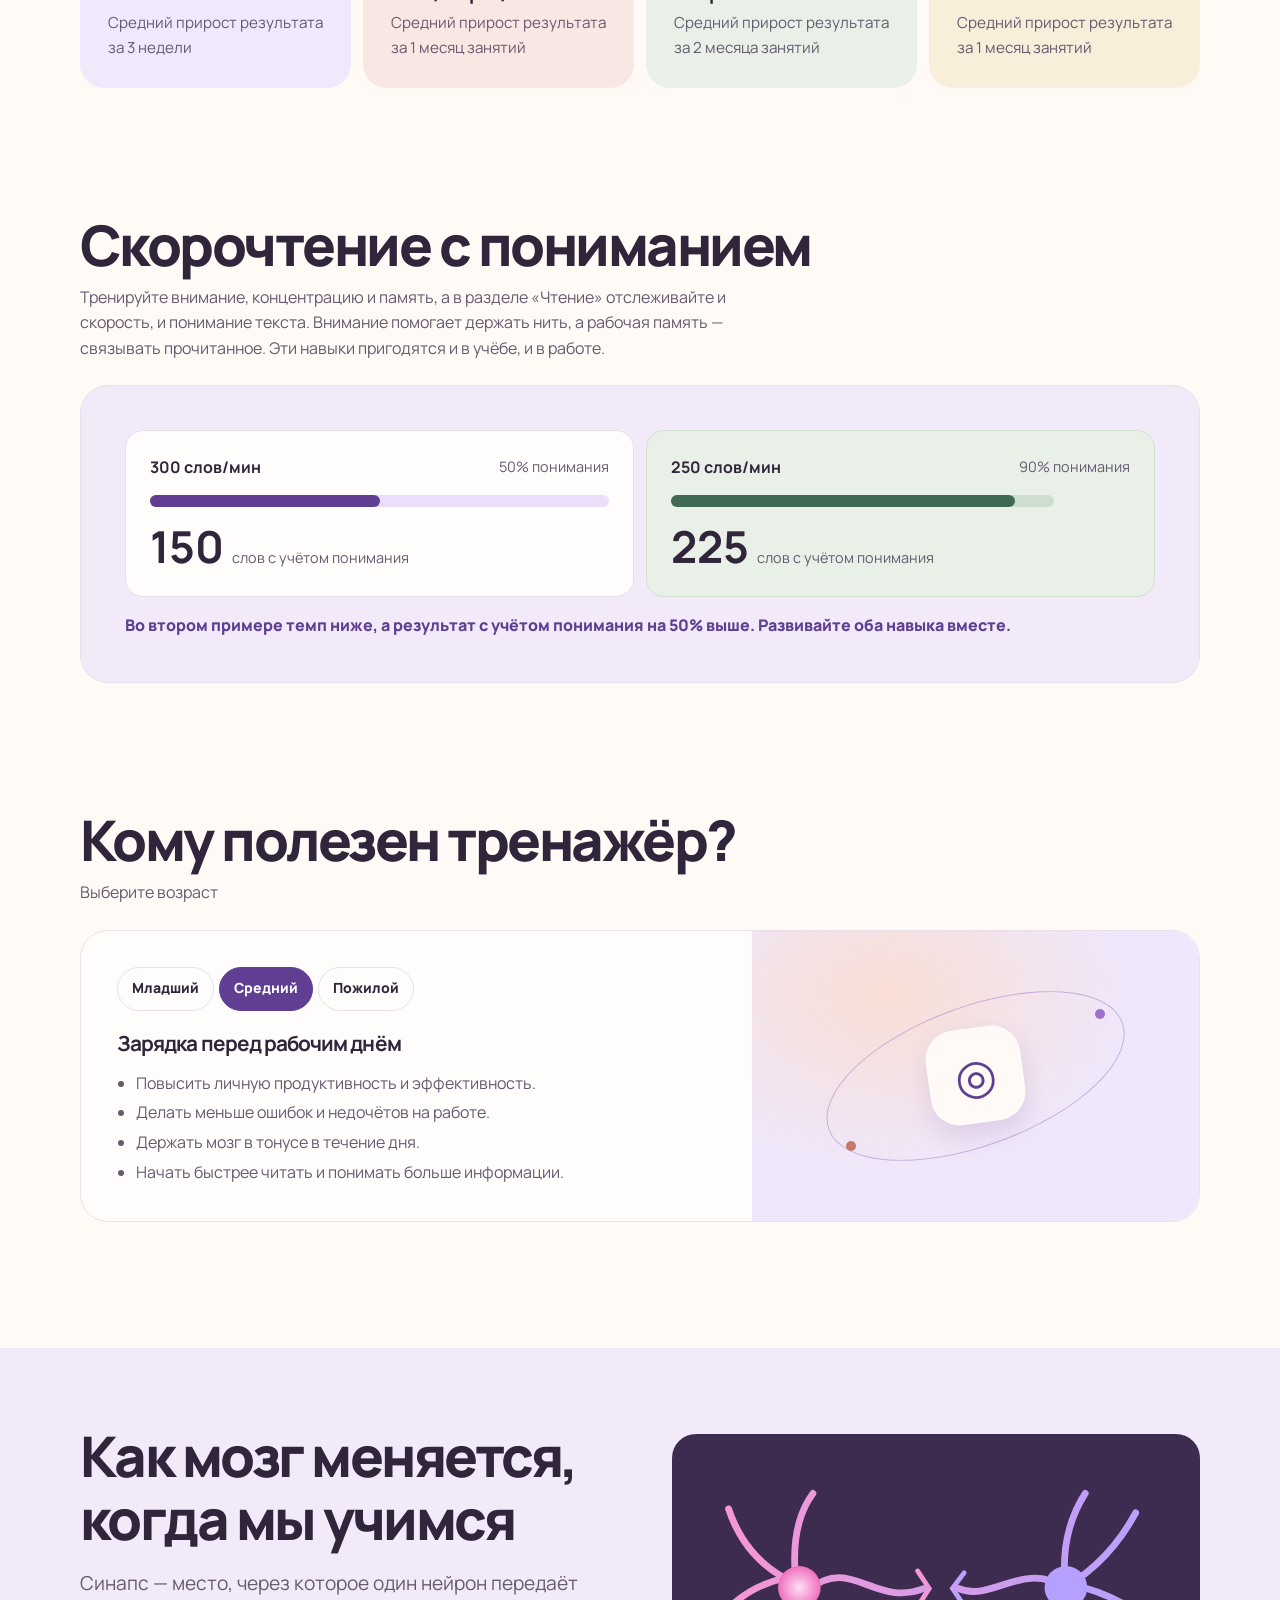
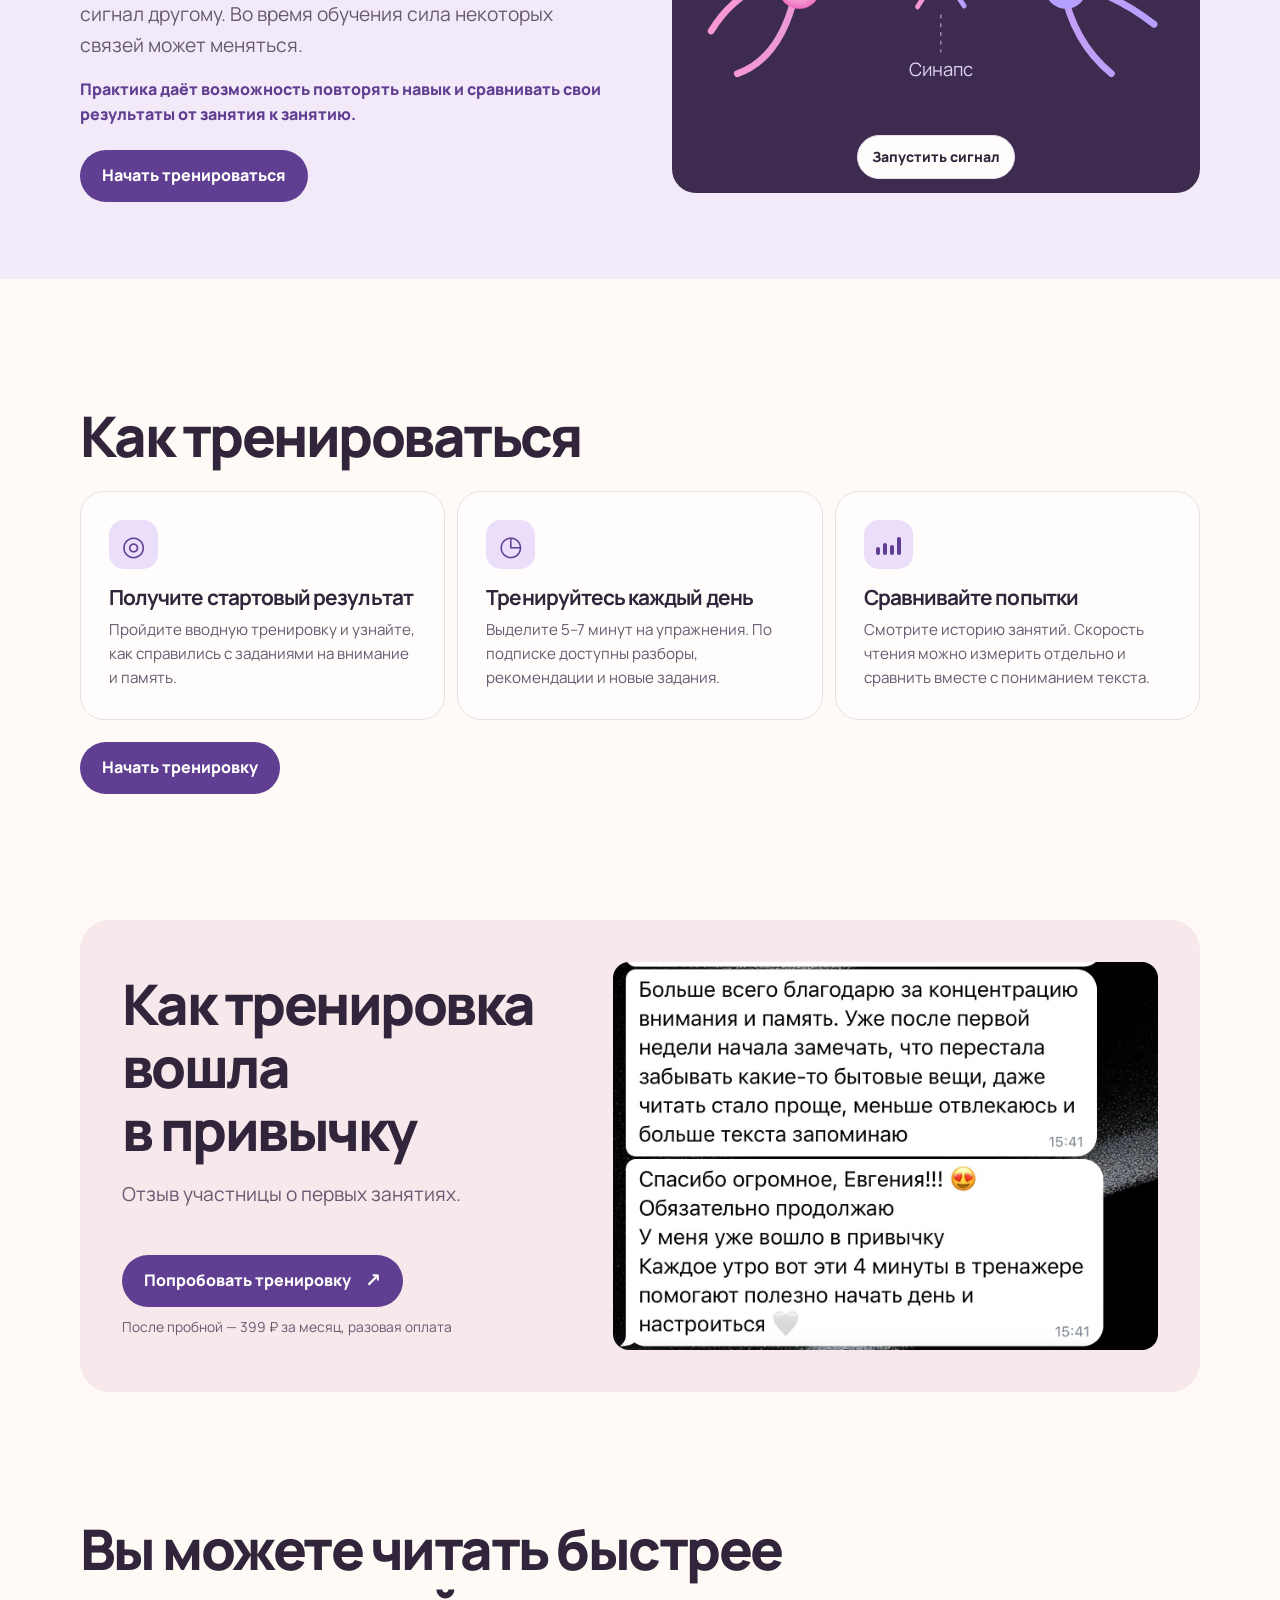
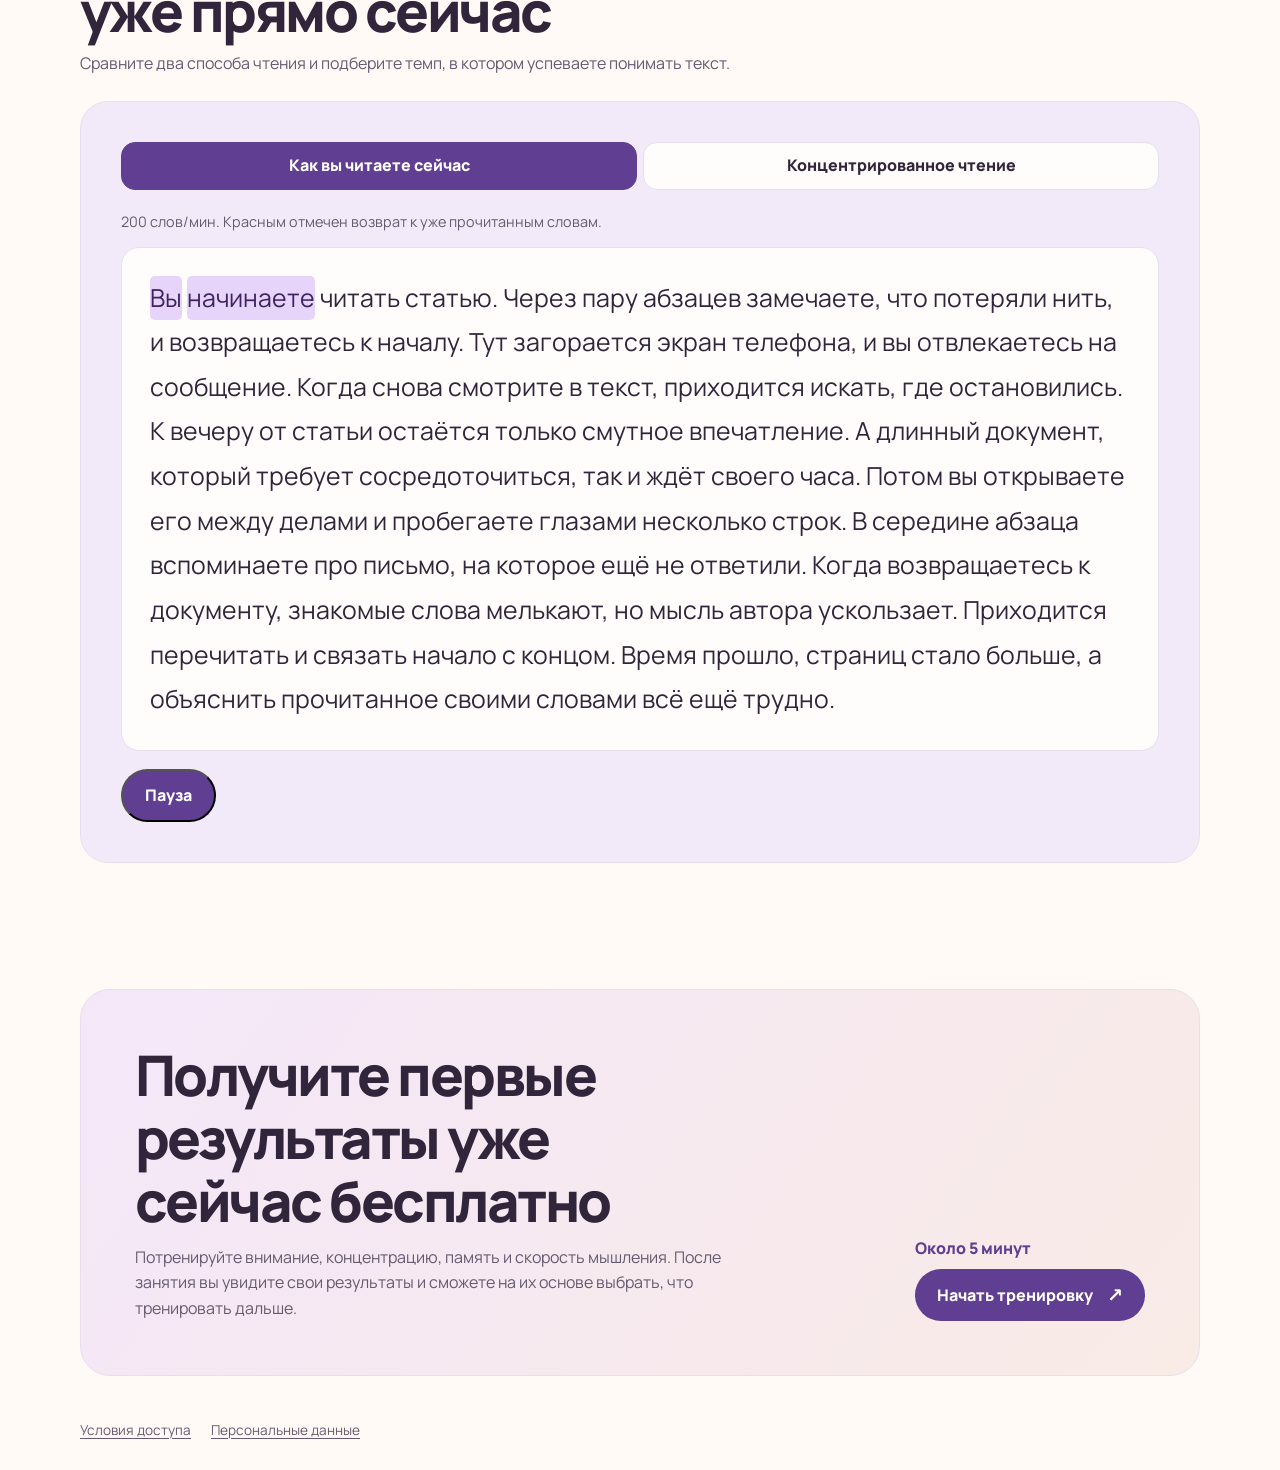
<file: neuro/m/index.html>
<!doctype html><html lang="ru"><head><meta charset="utf-8"><title>Нейротренажёр</title><link rel="canonical" href="../"><script>
const landing = new URL('../',location.href);
landing.search = location.search;
landing.searchParams.set('entry','m');
landing.hash = location.hash;
location.replace(landing);
</script></head><body><a href="../?entry=m">Перейти в Нейротренажёр</a></body></html>
</file>
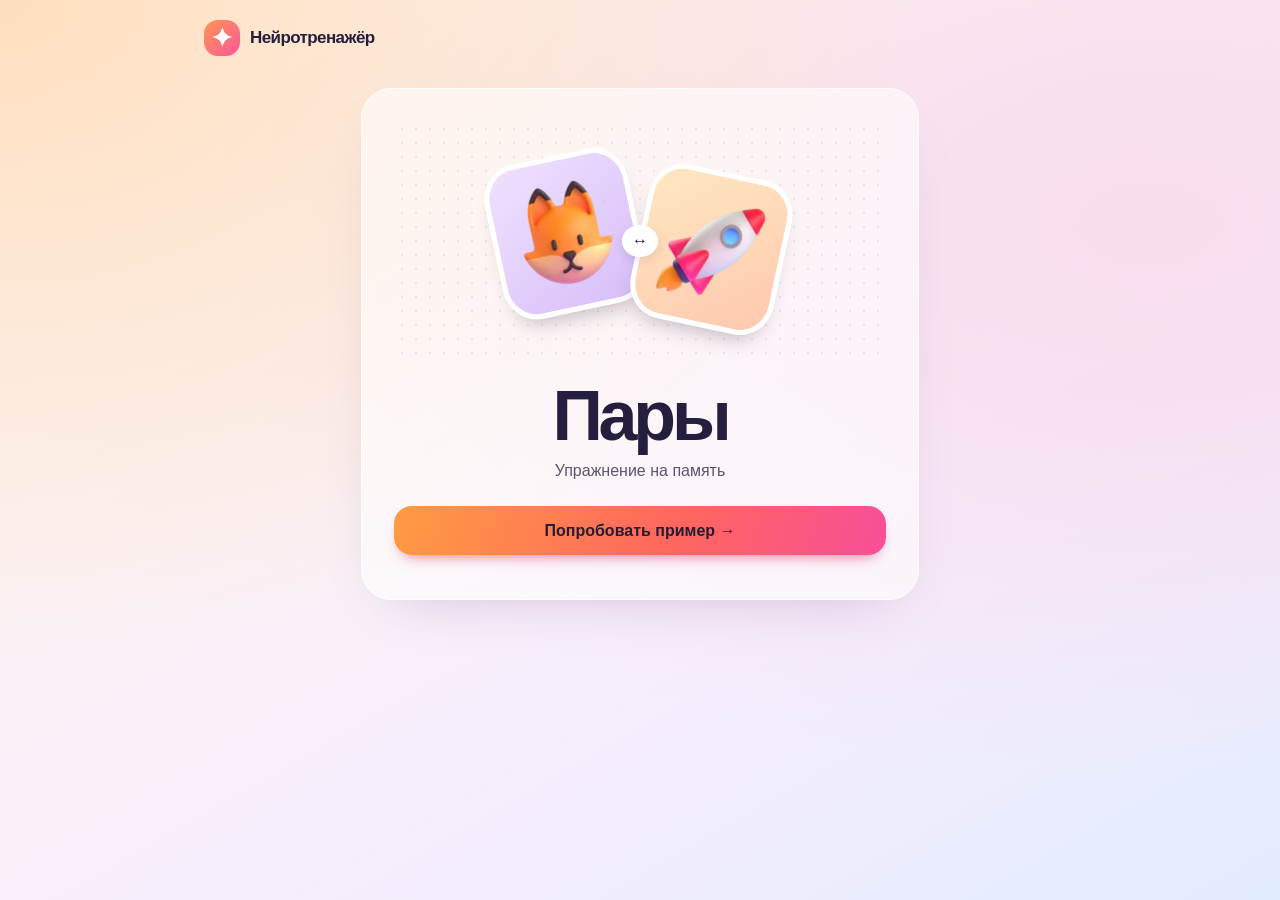
<file: neuro/pairs-preview/index.html>
<!doctype html><html lang="ru"><head><meta charset="utf-8"><meta name="viewport" content="width=device-width,initial-scale=1"><meta name="robots" content="noindex,nofollow"><meta name="theme-color" content="#faf3f7"><title>Пары · Нейротренажёр</title><link rel="preload" as="image" href="art-c47f7c.webp"><link rel="stylesheet" href="pairs.css?v=10"></head><body>
<header><span class="logo" aria-hidden="true">✦</span> Нейротренажёр</header>
<main><section id="welcome" class="intro">
<div class="artboard" aria-hidden="true"><div class="poster lilac"><i class="art fox"></i></div><div class="poster peach"><i class="art rocket"></i></div><span class="join">↔</span></div>
<h1>Пары</h1><p class="subtitle">Упражнение на память</p><button class="primary" id="start">Попробовать пример →</button><p id="error" role="status"></p></section>
<section id="game" hidden><div class="heading"><h2 id="title" tabindex="-1"></h2><strong id="counter"></strong></div><p id="hint"></p><div id="rows"></div><aside id="tip" hidden aria-label="Подсказка для запоминания">
  <span class="tip-icon" aria-hidden="true">✧</span>
  <div><strong>Придумайте смешную ассоциацию</strong><p>Например, представьте, как лиса идёт с зонтом под дождём.</p></div>
</aside><div id="bank" hidden aria-label="Слова для ответа"></div><button class="primary" id="next"></button></section><p class="sr" id="status" role="status"></p></main><script src="pairs.js?v=10" defer></script></body></html>
</file>
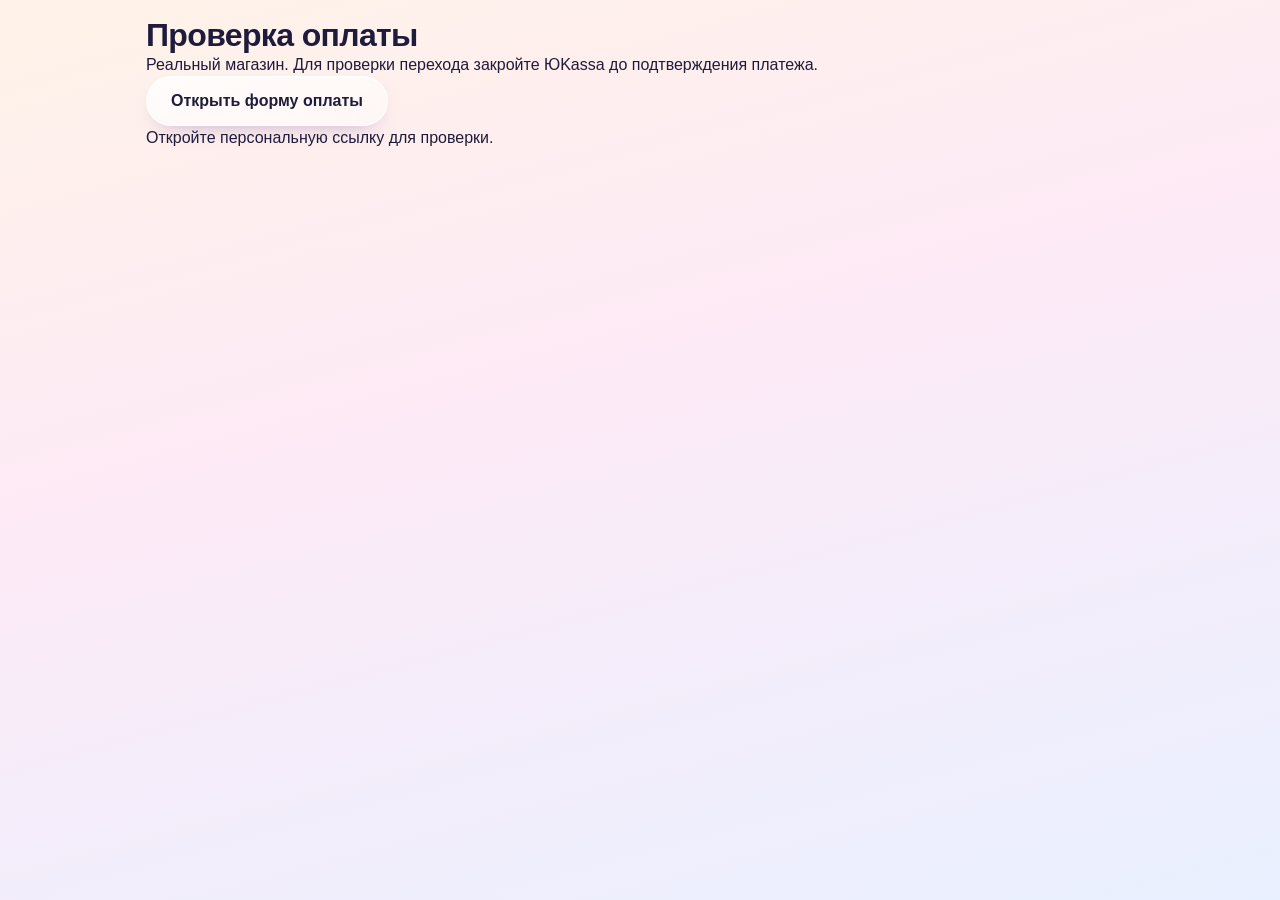
<file: neuro/check-payment.html>
<!doctype html><html lang="ru"><meta charset="utf-8"><meta name="viewport" content="width=device-width,initial-scale=1"><meta name="robots" content="noindex,nofollow"><meta name="referrer" content="no-referrer"><title>Проверка оплаты</title><link rel="stylesheet" href="css/app.css?v=1.13.0"><main id="app"><h1>Проверка оплаты</h1><p>Реальный магазин. Для проверки перехода закройте ЮKassa до подтверждения платежа.</p><button class="btn btn--glass" id="open">Открыть форму оплаты</button><p role="status" id="status"></p></main><div id="sheet-root"></div><div id="toast-root"></div><script type="module">
import { billingRequest } from './js/billing-api.js?v=1.5.0';
import { openSubscription } from './js/subscription.js?v=1.16.1';
const button = document.querySelector('#open');
const status = document.querySelector('#status');
const secret = location.hash.slice(1);
let token;
async function show() {
  if (!/^[a-f0-9]{64}$/.test(secret)) { status.textContent='Откройте персональную ссылку для проверки.'; return; }
  button.disabled=true;
  try {
    if (!token) {
      const hash=Array.from(new Uint8Array(await crypto.subtle.digest('SHA-256',new TextEncoder().encode(secret))), b=>b.toString(16).padStart(2,'0')).join('');
      const result=await billingRequest('login',{name:'__qa_checkout_'+hash.slice(0,12),hash:secret,create:true});
      if (!result.token) throw Error();
      token=result.token;
    }
    const billing=(action,data)=>billingRequest(action,data,token);
    await openSubscription({billing,refreshAccess:()=>billing('status')},{plan:'individual'});
    status.textContent='';
  } catch {status.textContent='Не удалось открыть форму. Попробуйте ещё раз.';}
  finally {button.disabled=false;}
}
button.onclick=show;
show();
</script></html>
</file>
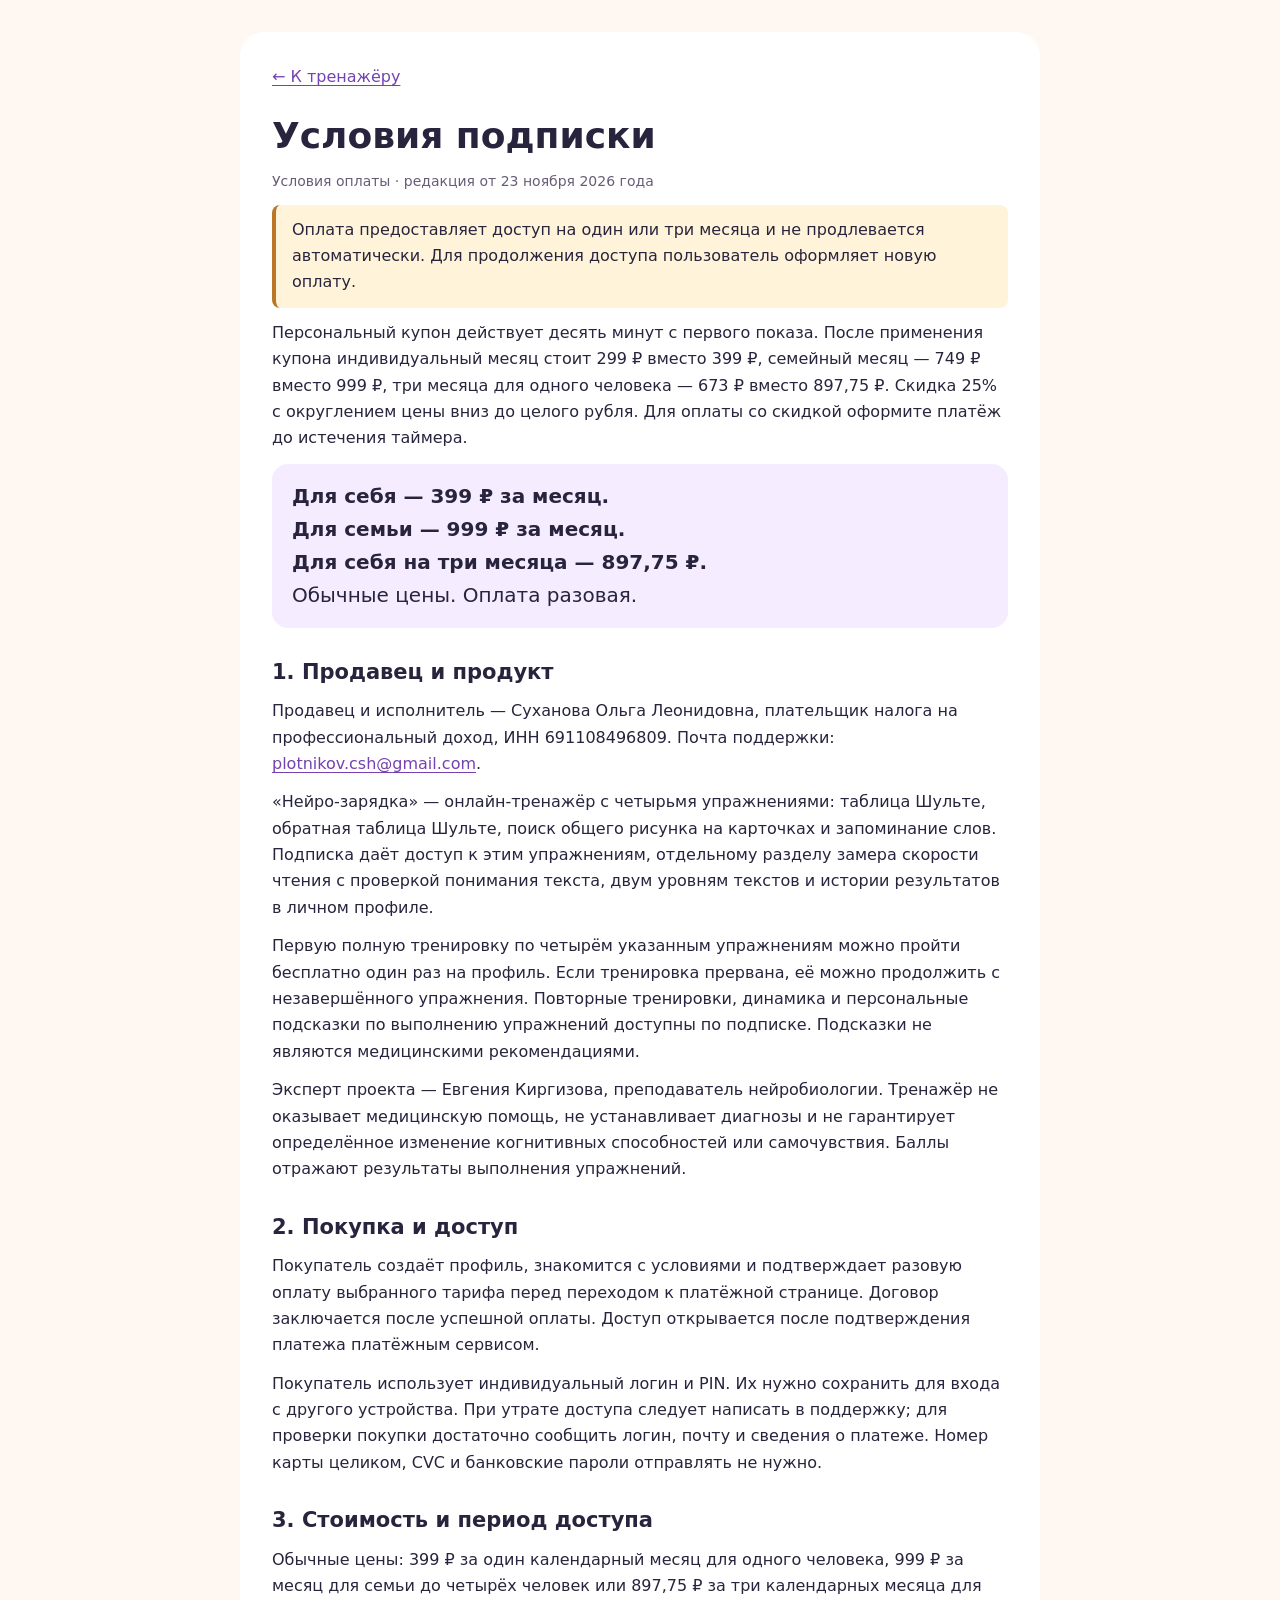
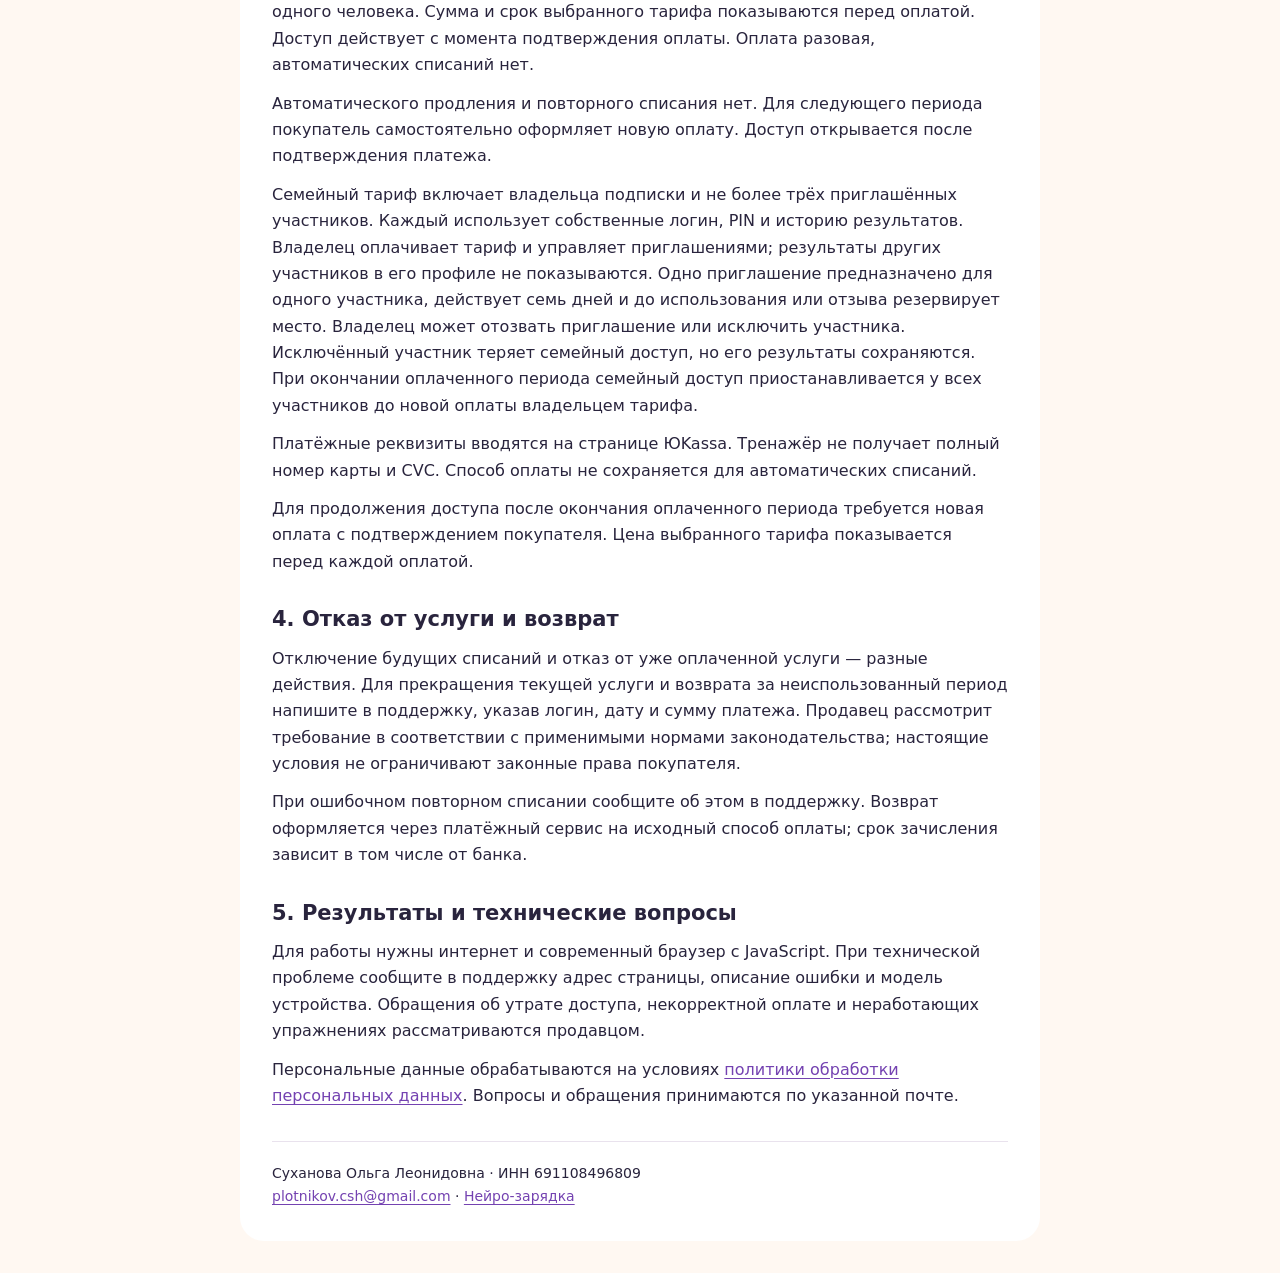
<file: neuro/offer.html>
<!doctype html>
<html lang="ru"><head><meta charset="utf-8"><meta name="viewport" content="width=device-width,initial-scale=1"><meta name="robots" content="noindex"><title>Условия подписки — Нейро-зарядка</title><link rel="stylesheet" href="css/legal.css"></head>
<body><main>
<a href="training.html">← К тренажёру</a>
<h1>Условия подписки</h1>
<p class="meta">Условия оплаты · редакция от 23 ноября 2026 года</p>
<p class="notice">Оплата предоставляет доступ на один или три месяца и не продлевается автоматически. Для продолжения доступа пользователь оформляет новую оплату.</p>
<p>Персональный купон действует десять минут с первого показа. После применения купона индивидуальный месяц стоит 299 ₽ вместо 399 ₽, семейный месяц — 749 ₽ вместо 999 ₽, три месяца для одного человека — 673 ₽ вместо 897,75 ₽. Скидка 25% с округлением цены вниз до целого рубля. Для оплаты со скидкой оформите платёж до истечения таймера.</p>
<p class="price"><strong>Для себя — 399 ₽ за месяц.</strong><br><strong>Для семьи — 999 ₽ за месяц.</strong><br><strong>Для себя на три месяца — 897,75 ₽.</strong><br>Обычные цены. Оплата разовая.</p>
<h2>1. Продавец и продукт</h2>
<p>Продавец и исполнитель — Суханова Ольга Леонидовна, плательщик налога на профессиональный доход, ИНН 691108496809. Почта поддержки: <a href="mailto:plotnikov.csh@gmail.com">plotnikov.csh@gmail.com</a>.</p>
<p>«Нейро-зарядка» — онлайн-тренажёр с четырьмя упражнениями: таблица Шульте, обратная таблица Шульте, поиск общего рисунка на карточках и запоминание слов. Подписка даёт доступ к этим упражнениям, отдельному разделу замера скорости чтения с проверкой понимания текста, двум уровням текстов и истории результатов в личном профиле.</p>
<p>Первую полную тренировку по четырём указанным упражнениям можно пройти бесплатно один раз на профиль. Если тренировка прервана, её можно продолжить с незавершённого упражнения. Повторные тренировки, динамика и персональные подсказки по выполнению упражнений доступны по подписке. Подсказки не являются медицинскими рекомендациями.</p>
<p>Эксперт проекта — Евгения Киргизова, преподаватель нейробиологии. Тренажёр не оказывает медицинскую помощь, не устанавливает диагнозы и не гарантирует определённое изменение когнитивных способностей или самочувствия. Баллы отражают результаты выполнения упражнений.</p>
<h2>2. Покупка и доступ</h2>
<p>Покупатель создаёт профиль, знакомится с условиями и подтверждает разовую оплату выбранного тарифа перед переходом к платёжной странице. Договор заключается после успешной оплаты. Доступ открывается после подтверждения платежа платёжным сервисом.</p>
<p>Покупатель использует индивидуальный логин и PIN. Их нужно сохранить для входа с другого устройства. При утрате доступа следует написать в поддержку; для проверки покупки достаточно сообщить логин, почту и сведения о платеже. Номер карты целиком, CVC и банковские пароли отправлять не нужно.</p>
<h2>3. Стоимость и период доступа</h2>
<p>Обычные цены: 399 ₽ за один календарный месяц для одного человека, 999 ₽ за месяц для семьи до четырёх человек или 897,75 ₽ за три календарных месяца для одного человека. Сумма и срок выбранного тарифа показываются перед оплатой. Доступ действует с момента подтверждения оплаты. Оплата разовая, автоматических списаний нет.</p>
<p>Автоматического продления и повторного списания нет. Для следующего периода покупатель самостоятельно оформляет новую оплату. Доступ открывается после подтверждения платежа.</p>
<p>Семейный тариф включает владельца подписки и не более трёх приглашённых участников. Каждый использует собственные логин, PIN и историю результатов. Владелец оплачивает тариф и управляет приглашениями; результаты других участников в его профиле не показываются. Одно приглашение предназначено для одного участника, действует семь дней и до использования или отзыва резервирует место. Владелец может отозвать приглашение или исключить участника. Исключённый участник теряет семейный доступ, но его результаты сохраняются. При окончании оплаченного периода семейный доступ приостанавливается у всех участников до новой оплаты владельцем тарифа.</p>
<p>Платёжные реквизиты вводятся на странице ЮKassa. Тренажёр не получает полный номер карты и CVC. Способ оплаты не сохраняется для автоматических списаний.</p>
<p>Для продолжения доступа после окончания оплаченного периода требуется новая оплата с подтверждением покупателя. Цена выбранного тарифа показывается перед каждой оплатой.</p>
<h2>4. Отказ от услуги и возврат</h2>
<p>Отключение будущих списаний и отказ от уже оплаченной услуги — разные действия. Для прекращения текущей услуги и возврата за неиспользованный период напишите в поддержку, указав логин, дату и сумму платежа. Продавец рассмотрит требование в соответствии с применимыми нормами законодательства; настоящие условия не ограничивают законные права покупателя.</p>
<p>При ошибочном повторном списании сообщите об этом в поддержку. Возврат оформляется через платёжный сервис на исходный способ оплаты; срок зачисления зависит в том числе от банка.</p>
<h2>5. Результаты и технические вопросы</h2>
<p>Для работы нужны интернет и современный браузер с JavaScript. При технической проблеме сообщите в поддержку адрес страницы, описание ошибки и модель устройства. Обращения об утрате доступа, некорректной оплате и неработающих упражнениях рассматриваются продавцом.</p>
<p>Персональные данные обрабатываются на условиях <a href="privacy.html">политики обработки персональных данных</a>. Вопросы и обращения принимаются по указанной почте.</p>
<footer>Суханова Ольга Леонидовна · ИНН 691108496809<br><a href="mailto:plotnikov.csh@gmail.com">plotnikov.csh@gmail.com</a> · <a href="./">Нейро-зарядка</a></footer>
</main></body></html>
</file>
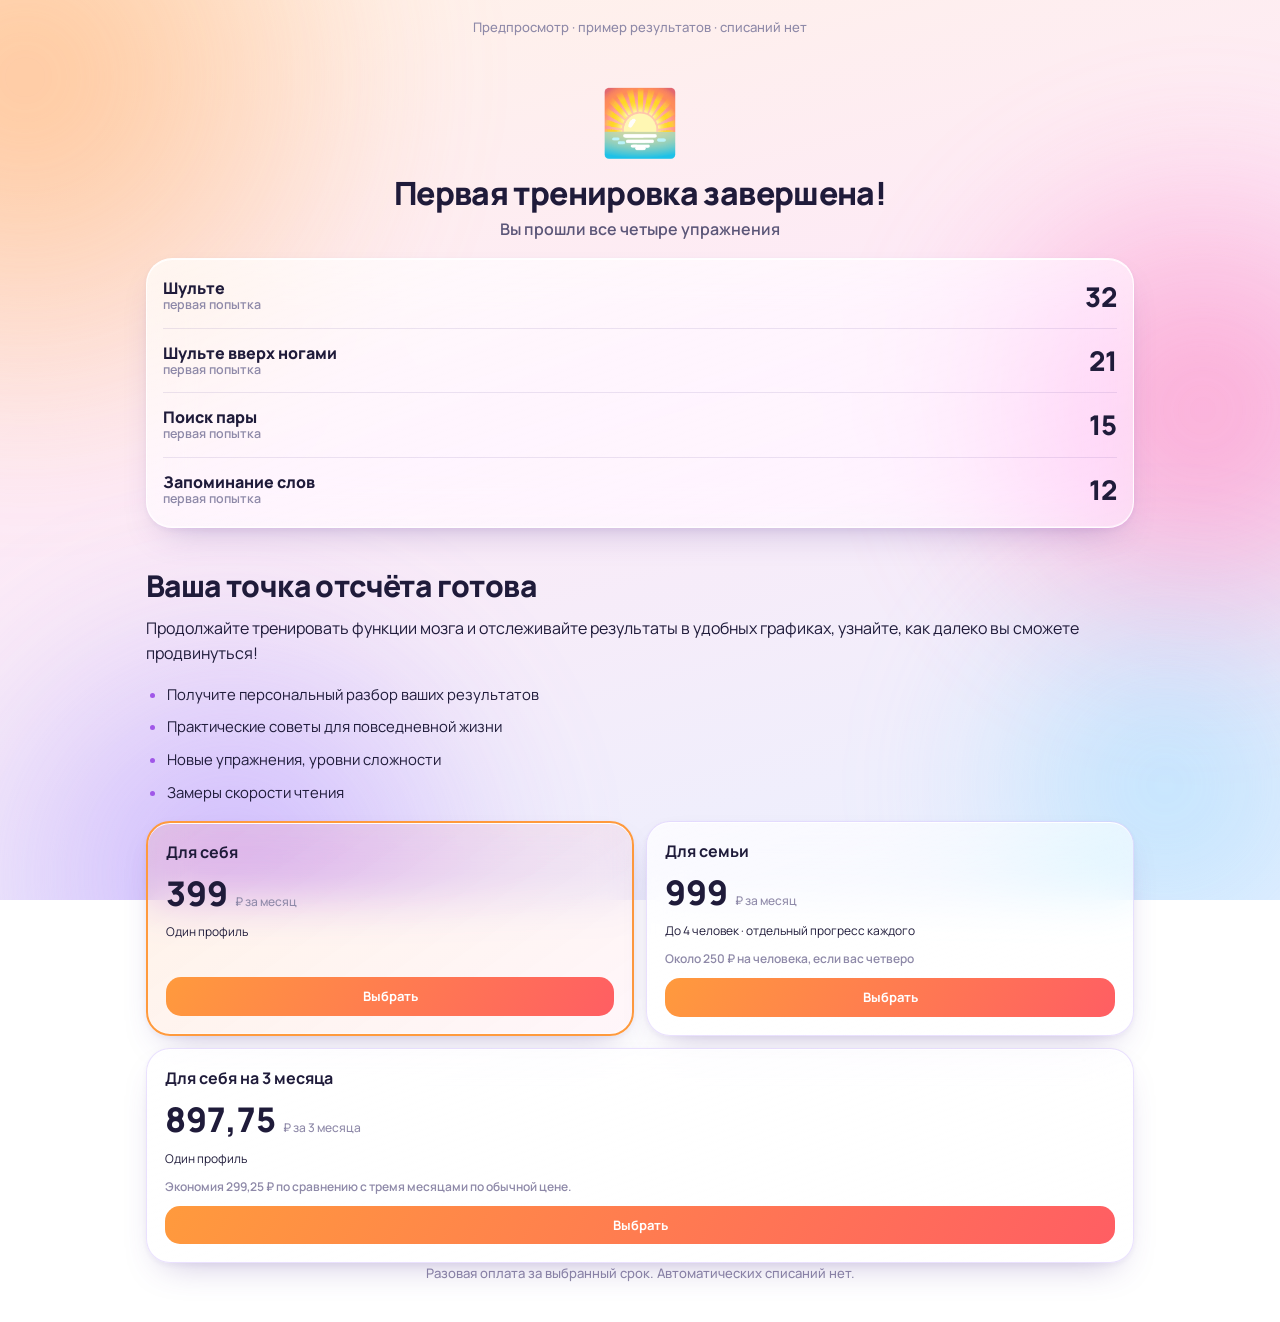
<file: neuro/preview-offer.html>
<!doctype html><html lang="ru"><head><meta charset="utf-8"><meta name="viewport" content="width=device-width,initial-scale=1"><meta name="robots" content="noindex"><title>Предпросмотр подписки — Нейро-зарядка</title><link rel="stylesheet" href="https://fonts.googleapis.com/css2?family=Manrope:wght@400;500;600;700;800&display=swap"><link rel="stylesheet" href="css/app.css"></head><body>
<div class="aurora" aria-hidden="true"><b></b><b></b><b></b><b></b></div><main id="app"><p class="login__note" style="margin-bottom:20px">Предпросмотр · пример результатов · списаний нет</p><div class="summary"><div class="summary__hero"><div class="summary__emoji">🌅</div><h2>Первая тренировка завершена!</h2><p>Вы прошли все четыре упражнения</p></div><div class="sum-list glass"><div class="sum-row"><span class="sum-row__t"><b>Шульте</b><small>первая попытка</small></span><span class="sum-row__v"><b>32</b></span></div><div class="sum-row"><span class="sum-row__t"><b>Шульте вверх ногами</b><small>первая попытка</small></span><span class="sum-row__v"><b>21</b></span></div><div class="sum-row"><span class="sum-row__t"><b>Поиск пары</b><small>первая попытка</small></span><span class="sum-row__v"><b>15</b></span></div><div class="sum-row"><span class="sum-row__t"><b>Запоминание слов</b><small>первая попытка</small></span><span class="sum-row__v"><b>12</b></span></div></div><div id="offer"></div></div></main><div id="sheet-root"></div><div id="toast-root"></div><script type="module">
import { offerMarkup, openSubscription, initSaleCountdown } from './js/subscription.js?v=1.5.0';
document.querySelector('#offer').innerHTML=offerMarkup({completed:true});
const status={active:false,ready:true,trial:{completed:true}};
initSaleCountdown();
const demo={async refreshAccess(){return status;},async billing(){throw new Error('payments_unavailable');}};
document.querySelectorAll('[data-plan]').forEach(button=>button.onclick=()=>openSubscription(demo,{plan:button.dataset.plan}));
</script></body></html>
</file>
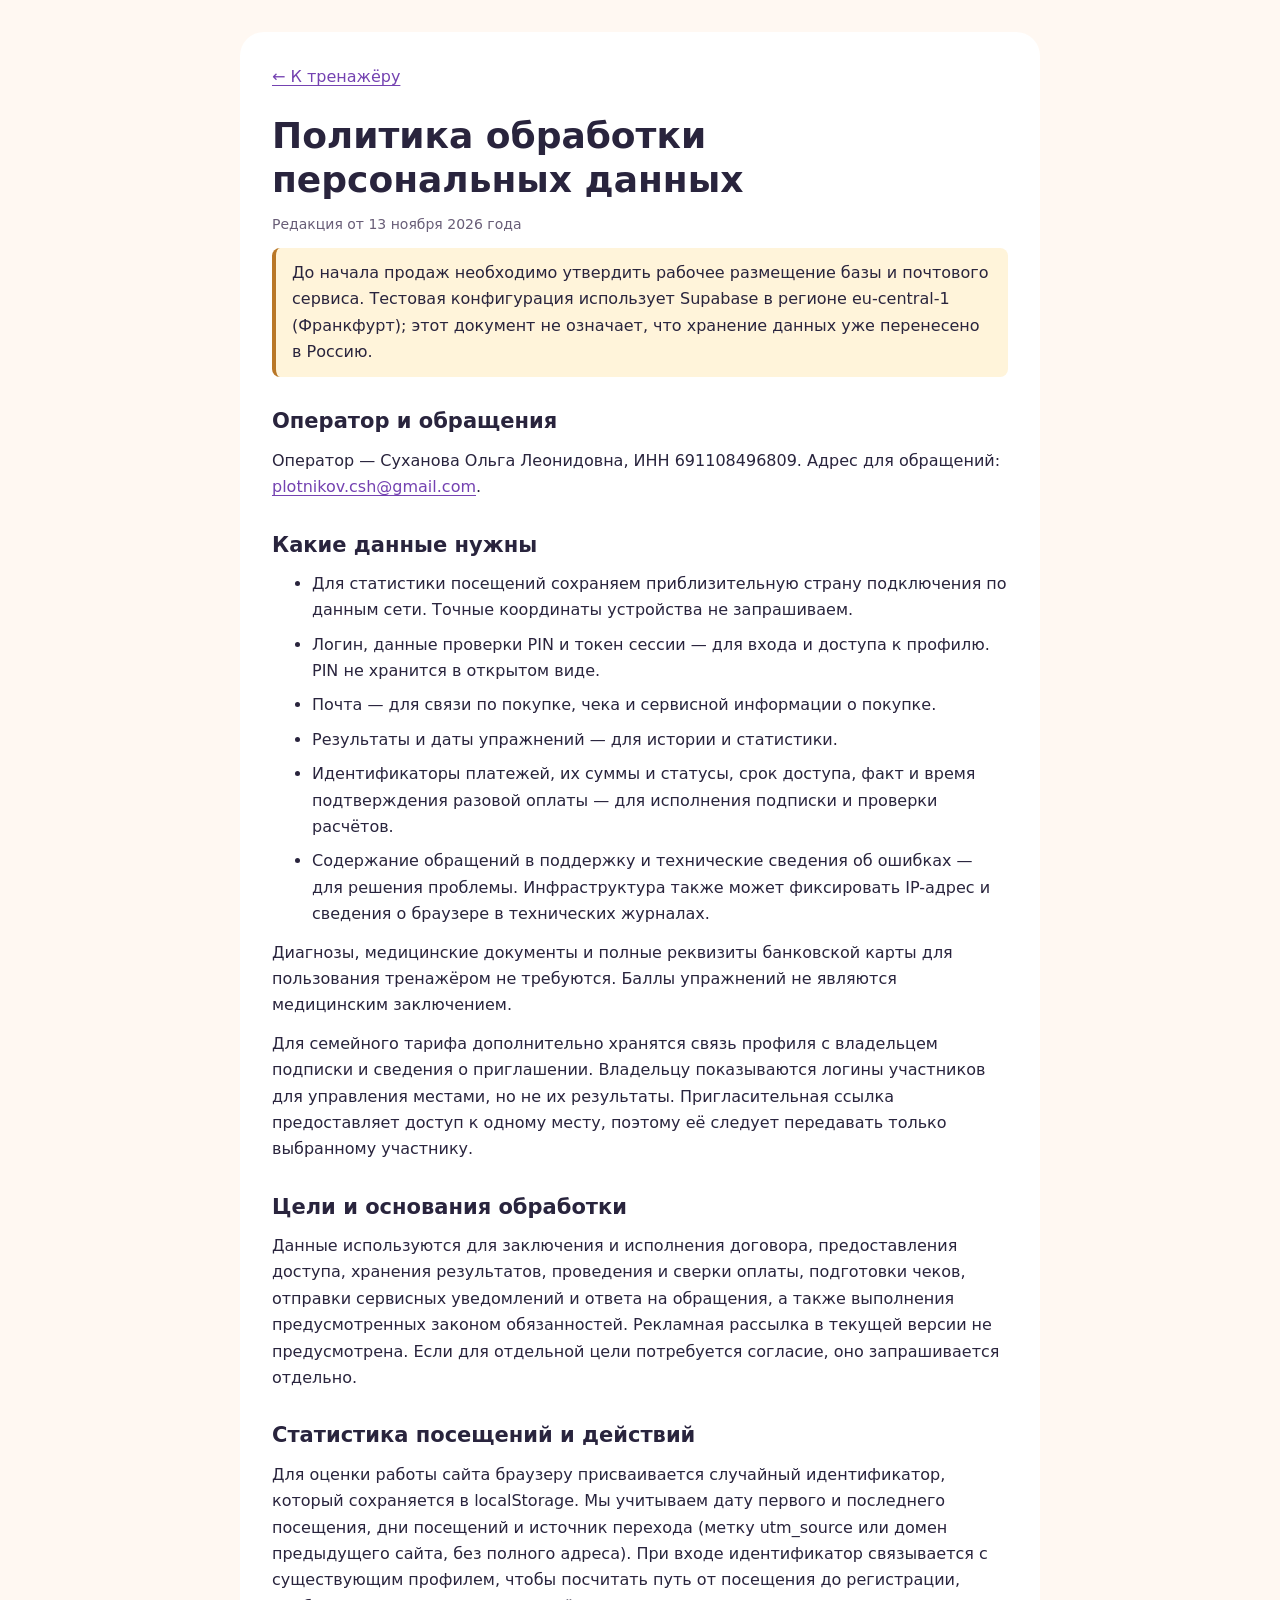
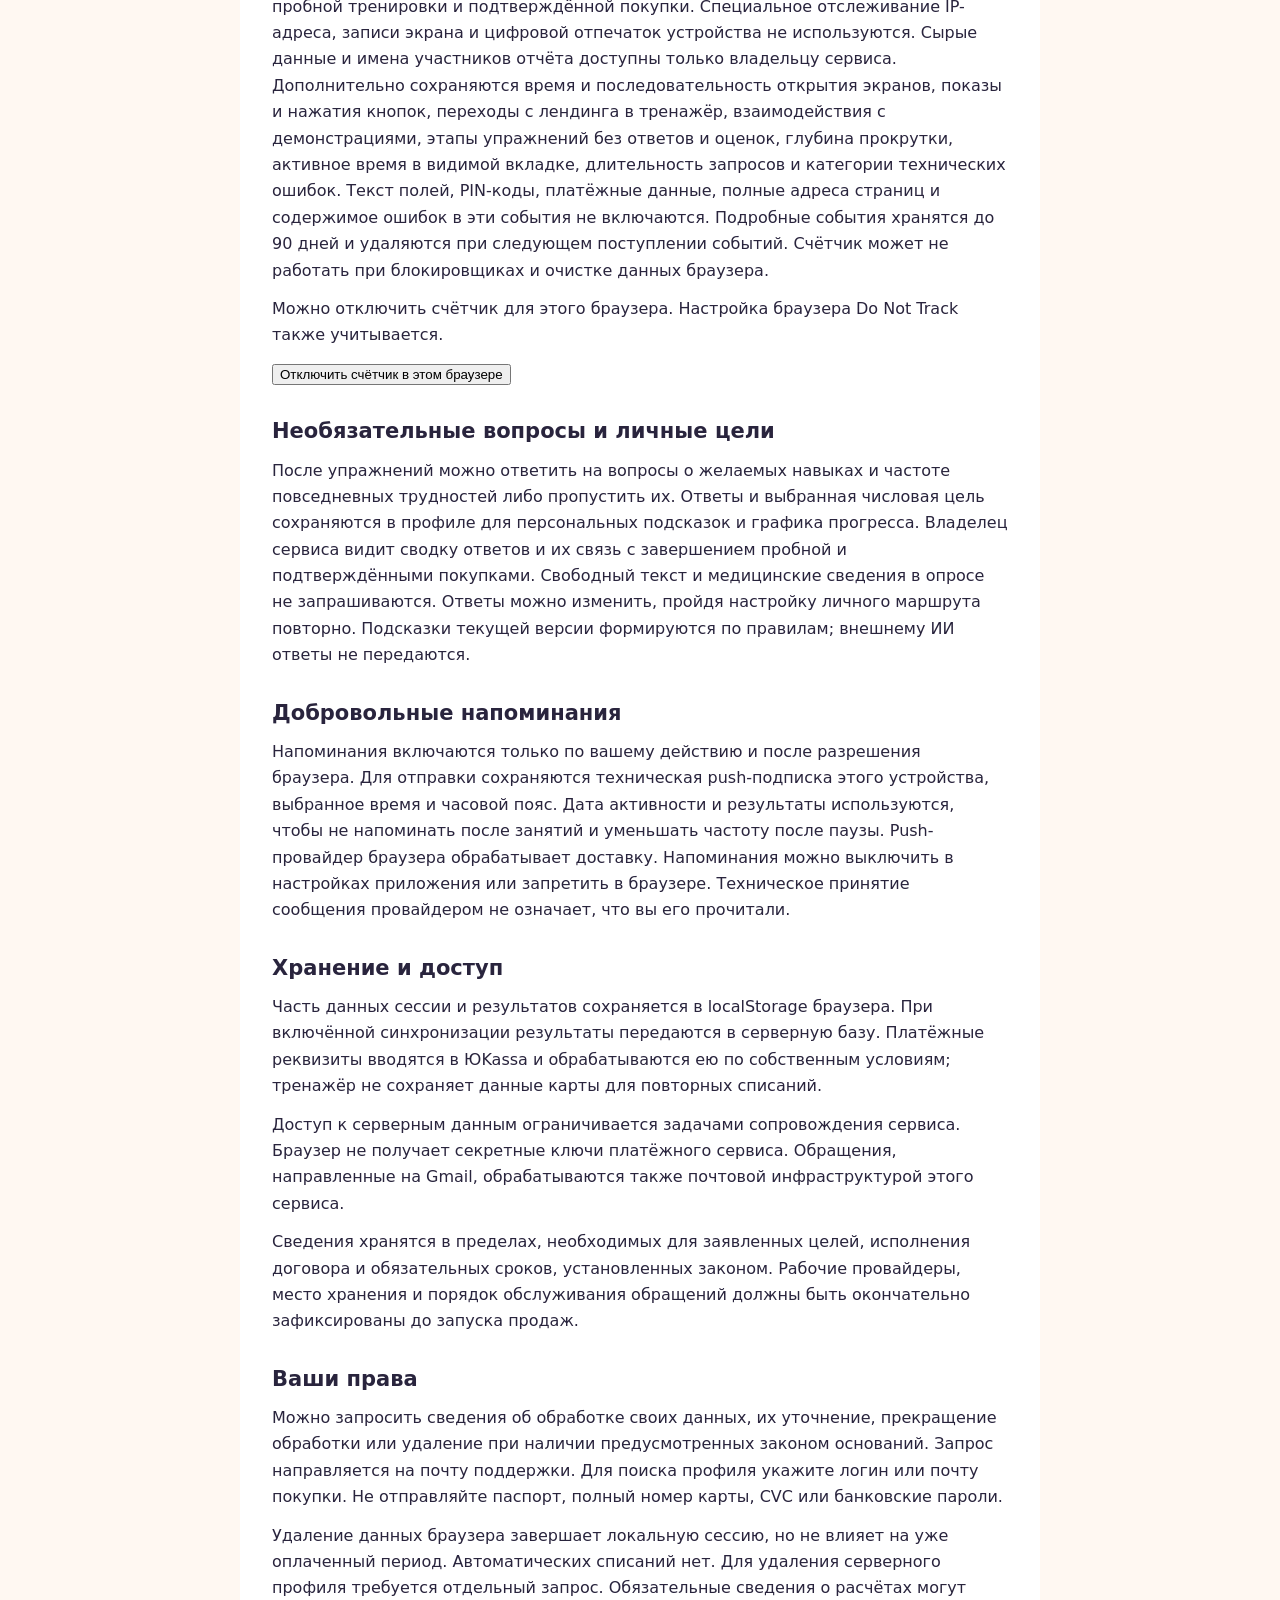
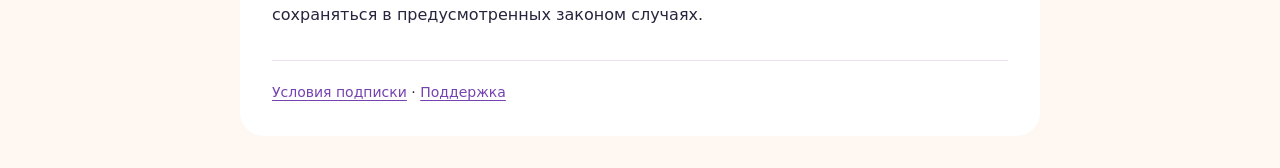
<file: neuro/privacy.html>
<!doctype html>
<html lang="ru"><head><meta charset="utf-8"><meta name="viewport" content="width=device-width,initial-scale=1"><meta name="robots" content="noindex"><title>Персональные данные — Нейро-зарядка</title><link rel="stylesheet" href="css/legal.css"></head>
<body><main>
<a href="training.html">← К тренажёру</a><h1>Политика обработки персональных данных</h1>
<p class="meta">Редакция от 13 ноября 2026 года</p>
<p class="notice">До начала продаж необходимо утвердить рабочее размещение базы и почтового сервиса. Тестовая конфигурация использует Supabase в регионе eu-central-1 (Франкфурт); этот документ не означает, что хранение данных уже перенесено в Россию.</p>
<h2>Оператор и обращения</h2>
<p>Оператор — Суханова Ольга Леонидовна, ИНН 691108496809. Адрес для обращений: <a href="mailto:plotnikov.csh@gmail.com">plotnikov.csh@gmail.com</a>.</p>
<h2>Какие данные нужны</h2>
<ul><li>Для статистики посещений сохраняем приблизительную страну подключения по данным сети. Точные координаты устройства не запрашиваем.</li><li>Логин, данные проверки PIN и токен сессии — для входа и доступа к профилю. PIN не хранится в открытом виде.</li><li>Почта — для связи по покупке, чека и сервисной информации о покупке.</li><li>Результаты и даты упражнений — для истории и статистики.</li><li>Идентификаторы платежей, их суммы и статусы, срок доступа, факт и время подтверждения разовой оплаты — для исполнения подписки и проверки расчётов.</li><li>Содержание обращений в поддержку и технические сведения об ошибках — для решения проблемы. Инфраструктура также может фиксировать IP-адрес и сведения о браузере в технических журналах.</li></ul>
<p>Диагнозы, медицинские документы и полные реквизиты банковской карты для пользования тренажёром не требуются. Баллы упражнений не являются медицинским заключением.</p>
<p>Для семейного тарифа дополнительно хранятся связь профиля с владельцем подписки и сведения о приглашении. Владельцу показываются логины участников для управления местами, но не их результаты. Пригласительная ссылка предоставляет доступ к одному месту, поэтому её следует передавать только выбранному участнику.</p>
<h2>Цели и основания обработки</h2>
<p>Данные используются для заключения и исполнения договора, предоставления доступа, хранения результатов, проведения и сверки оплаты, подготовки чеков, отправки сервисных уведомлений и ответа на обращения, а также выполнения предусмотренных законом обязанностей. Рекламная рассылка в текущей версии не предусмотрена. Если для отдельной цели потребуется согласие, оно запрашивается отдельно.</p>
<h2>Статистика посещений и действий</h2>
<p>Для оценки работы сайта браузеру присваивается случайный идентификатор, который сохраняется в localStorage. Мы учитываем дату первого и последнего посещения, дни посещений и источник перехода (метку utm_source или домен предыдущего сайта, без полного адреса). При входе идентификатор связывается с существующим профилем, чтобы посчитать путь от посещения до регистрации, пробной тренировки и подтверждённой покупки. Специальное отслеживание IP-адреса, записи экрана и цифровой отпечаток устройства не используются. Сырые данные и имена участников отчёта доступны только владельцу сервиса. Дополнительно сохраняются время и последовательность открытия экранов, показы и нажатия кнопок, переходы с лендинга в тренажёр, взаимодействия с демонстрациями, этапы упражнений без ответов и оценок, глубина прокрутки, активное время в видимой вкладке, длительность запросов и категории технических ошибок. Текст полей, PIN-коды, платёжные данные, полные адреса страниц и содержимое ошибок в эти события не включаются. Подробные события хранятся до 90 дней и удаляются при следующем поступлении событий. Счётчик может не работать при блокировщиках и очистке данных браузера.</p>
<p>Можно отключить счётчик для этого браузера. Настройка браузера Do Not Track также учитывается.</p>
<button type="button" id="analytics-toggle">Отключить счётчик в этом браузере</button>
<script>const button=document.getElementById('analytics-toggle');function label(){try{button.textContent=localStorage.getItem('nz.analytics.disabled')==='1'?'Включить счётчик в этом браузере':'Отключить счётчик в этом браузере'}catch{button.disabled=true}}button.onclick=()=>{try{localStorage.setItem('nz.analytics.disabled',localStorage.getItem('nz.analytics.disabled')==='1'?'0':'1');label()}catch{}};label();</script>
<h2>Необязательные вопросы и личные цели</h2><p>После упражнений можно ответить на вопросы о желаемых навыках и частоте повседневных трудностей либо пропустить их. Ответы и выбранная числовая цель сохраняются в профиле для персональных подсказок и графика прогресса. Владелец сервиса видит сводку ответов и их связь с завершением пробной и подтверждёнными покупками. Свободный текст и медицинские сведения в опросе не запрашиваются. Ответы можно изменить, пройдя настройку личного маршрута повторно. Подсказки текущей версии формируются по правилам; внешнему ИИ ответы не передаются.</p><h2>Добровольные напоминания</h2><p>Напоминания включаются только по вашему действию и после разрешения браузера. Для отправки сохраняются техническая push-подписка этого устройства, выбранное время и часовой пояс. Дата активности и результаты используются, чтобы не напоминать после занятий и уменьшать частоту после паузы. Push-провайдер браузера обрабатывает доставку. Напоминания можно выключить в настройках приложения или запретить в браузере. Техническое принятие сообщения провайдером не означает, что вы его прочитали.</p><h2>Хранение и доступ</h2>
<p>Часть данных сессии и результатов сохраняется в localStorage браузера. При включённой синхронизации результаты передаются в серверную базу. Платёжные реквизиты вводятся в ЮKassa и обрабатываются ею по собственным условиям; тренажёр не сохраняет данные карты для повторных списаний.</p>
<p>Доступ к серверным данным ограничивается задачами сопровождения сервиса. Браузер не получает секретные ключи платёжного сервиса. Обращения, направленные на Gmail, обрабатываются также почтовой инфраструктурой этого сервиса.</p>
<p>Сведения хранятся в пределах, необходимых для заявленных целей, исполнения договора и обязательных сроков, установленных законом. Рабочие провайдеры, место хранения и порядок обслуживания обращений должны быть окончательно зафиксированы до запуска продаж.</p>
<h2>Ваши права</h2>
<p>Можно запросить сведения об обработке своих данных, их уточнение, прекращение обработки или удаление при наличии предусмотренных законом оснований. Запрос направляется на почту поддержки. Для поиска профиля укажите логин или почту покупки. Не отправляйте паспорт, полный номер карты, CVC или банковские пароли.</p>
<p>Удаление данных браузера завершает локальную сессию, но не влияет на уже оплаченный период. Автоматических списаний нет. Для удаления серверного профиля требуется отдельный запрос. Обязательные сведения о расчётах могут сохраняться в предусмотренных законом случаях.</p>
<footer><a href="offer.html">Условия подписки</a> · <a href="mailto:plotnikov.csh@gmail.com">Поддержка</a></footer>
</main></body></html>
</file>
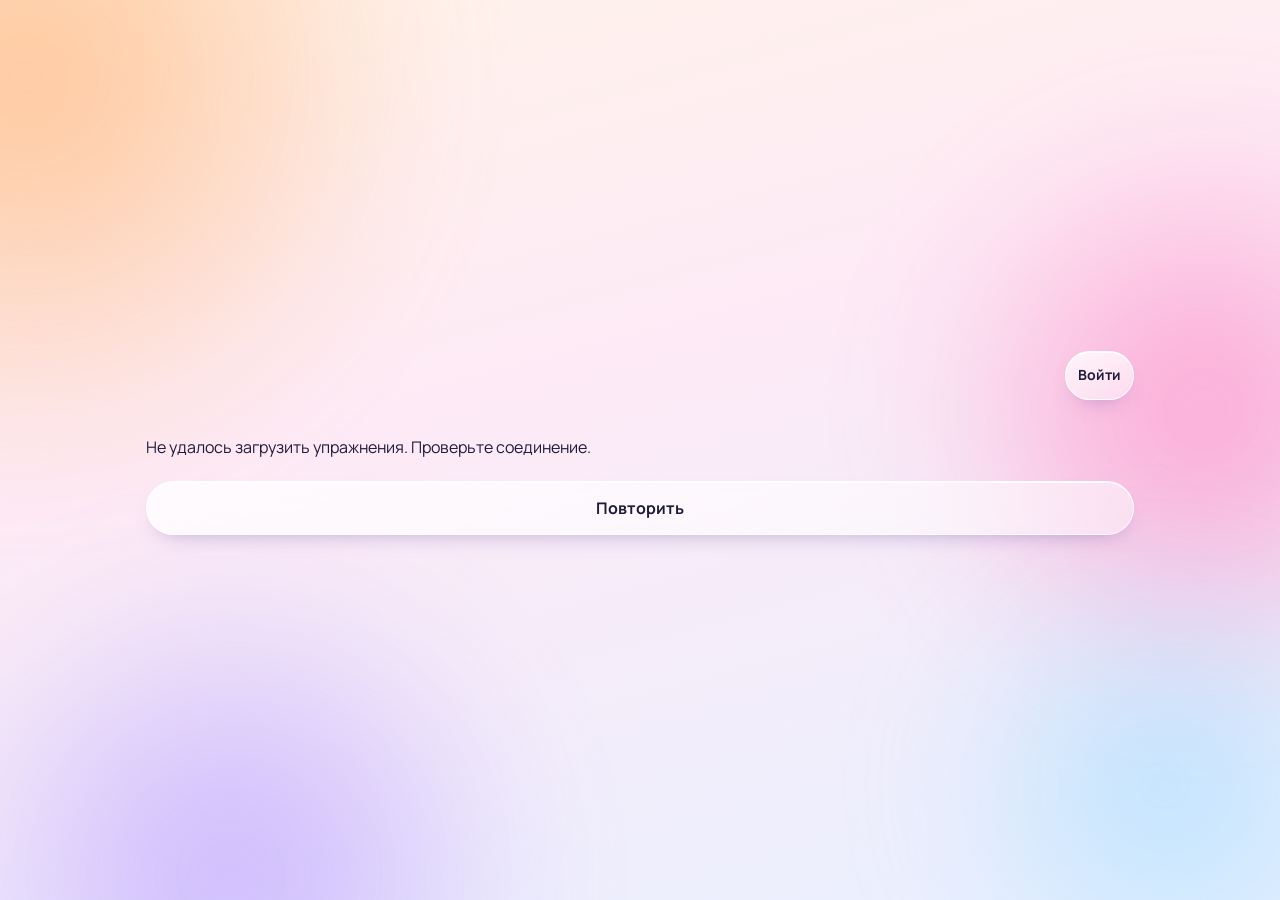
<file: neuro/training.html>
<!doctype html>
<html lang="ru">
<head>
<meta charset="utf-8">
<meta name="viewport" content="width=device-width, initial-scale=1, viewport-fit=cover">
<title>Нейро-зарядка</title>
<meta name="description" content="Утренняя зарядка для мозга вместо рилсов: таблица Шульте, «Совпадения» и запоминание слов. Результаты и динамика в личном дашборде.">
<meta name="theme-color" content="#fff0e4">
<meta name="apple-mobile-web-app-capable" content="yes">
<meta name="mobile-web-app-capable" content="yes">
<meta name="apple-mobile-web-app-status-bar-style" content="default">
<meta name="apple-mobile-web-app-title" content="Зарядка">
<link rel="manifest" href="manifest.webmanifest">
<link rel="icon" type="image/svg+xml" href="icons/icon.svg">
<link rel="apple-touch-icon" href="icons/icon-180.png">
<link rel="preconnect" href="https://fonts.googleapis.com">
<link rel="preconnect" href="https://fonts.gstatic.com" crossorigin>
<link rel="stylesheet" href="https://fonts.googleapis.com/css2?family=Manrope:wght@400;500;600;700;800&display=swap">
<link rel="stylesheet" href="css/app.css?v=games2">
<link rel="stylesheet" href="css/market.css?v=games2">
<link rel="stylesheet" href="css/practice.css?v=games2">
<link rel="stylesheet" href="css/schulte-guide.css?v=1">
</head>
<body>
<div class="aurora" aria-hidden="true"><b></b><b></b><b></b><b></b></div>
<main id="app" aria-live="polite"></main>
<div id="sheet-root"></div>
<div id="toast-root"></div>
<canvas id="fx" aria-hidden="true"></canvas>
<noscript><p style="padding:24px;font-family:sans-serif">Для зарядки нужен включённый JavaScript.</p></noscript>
<script type="module" src="js/app.js?v=partner1"></script>
</body>
</html>
</file>
<file: neuro/landing-preview/landing.css>
:root {
  color-scheme: light;
  --paper: #fffaf5;
  --ink: #30253a;
  --muted: #665a70;
  --accent: #603e91;
  --lavender: #eadefa;
  --border: #e8dfeb;
  --white: #fffdfb;
  font: 16px/1.6 Manrope, system-ui, sans-serif;
}
*, *::before, *::after { box-sizing: border-box; }
body { margin: 0; background: var(--paper); color: var(--ink); }
a { color: inherit; }
button { font: inherit; color: inherit; cursor: pointer; }
:focus-visible { outline: 3px solid #8e55cb; outline-offset: 4px; }
[hidden] { display: none !important; }
h1, h2, h3, p, figure { margin: 0; }
h1, h2, h3 { line-height: 1.12; letter-spacing: -.045em; text-wrap: balance; }
h2 { font-size: clamp(2rem, 4.4vw, 3.5rem); font-weight: 800; }
h3 { font-size: 1.3rem; }
.wrap { width: min(1120px, calc(100% - 40px)); margin-inline: auto; }
.top { min-height: 76px; display: flex; justify-content: space-between; align-items: center; gap: 12px; }
.top a, .cta { text-decoration: none; }
.brand { font-size: 1.3rem; font-weight: 800; letter-spacing: -.055em; }
.brand span { color: var(--accent); }
.top-actions { display: flex; align-items: center; gap: clamp(8px, 2.5vw, 24px); }
.top-actions a { display: grid; place-items: center; min-height: 44px; font-size: .875rem; font-weight: 800; line-height: 1.2; color: var(--accent); }
.top-actions .top-login { padding-inline: 13px; border: 1px solid var(--border); border-radius: 999px; background: var(--white); }
@media (max-width: 400px) {
  .top .brand { font-size: 1.05rem; }
  .top-actions a { font-size: .8rem; }
}
.hero {
  display: grid;
  grid-template-columns: 1fr .93fr;
  gap: clamp(26px, 5vw, 70px);
  align-items: center;
  padding: clamp(24px, 5vw, 68px) 0 clamp(58px, 9vw, 118px);
}
h1 { font-size: clamp(3rem, 6.75vw, 6.2rem); font-weight: 800; letter-spacing: -.077em; line-height: .99; }
h1 em { color: var(--accent); font-style: normal; white-space: nowrap; }
.lead { font-size: clamp(1rem, 1.8vw, 1.2rem); color: var(--muted); margin-top: 18px; max-width: 42ch; }
.hero-action, .review-action { display: grid; justify-items: start; gap: 9px; margin-top: 24px; }
.cta {
  display: inline-flex;
  align-items: center;
  justify-content: center;
  gap: 14px;
  min-height: 52px;
  padding: 12px 22px;
  border-radius: 999px;
  background: var(--accent);
  color: #fff;
  text-decoration: none;
  text-align: center;
  font-weight: 800;
  transition: background .18s ease, transform .18s ease;
}
.cta span { font-size: 1.2em; line-height: 1; }
.fine { color: var(--muted); font-size: .86rem; }
.hero-demo {
  position: relative;
  isolation: isolate;
  overflow: hidden;
  display: grid;
  place-items: center;
  padding: clamp(20px, 4vw, 44px);
  min-width: 0;
  border-radius: 36px;
  background: radial-gradient(ellipse at 12% 12%, #f9d8c9 0, transparent 55%), linear-gradient(135deg, #f5e4f1, #dfd1f6);
}
.demo-orbit {
  position: absolute;
  z-index: -1;
  width: 110%;
  aspect-ratio: 1;
  border: 1px solid #fff9;
  border-radius: 50%;
  box-shadow: 0 0 0 26px #fff3, 0 0 0 52px #fff2;
  transform: translate(28%, -26%);
}
.demo-card {
  width: min(100%, 344px);
  padding: clamp(16px, 3vw, 27px);
  border: 1px solid #fff;
  border-radius: 25px;
  background: #fffdfb;
  box-shadow: 0 16px 40px #52376621;
}
.demo-card h2 { font-size: clamp(1.12rem, 2vw, 1.52rem); text-wrap: initial; }
.demo-card p { color: var(--muted); font-size: .82rem; margin-top: 5px; }
.demo-grid { display: grid; grid-template-columns: repeat(3, minmax(0, 1fr)); gap: 7px; margin-top: 14px; }
.demo-grid button {
  min-height: 44px;
  aspect-ratio: 1.42;
  border: 1px solid #e8daef;
  border-radius: 12px;
  background: #f7f0fb;
  font-size: 1.2rem;
  font-weight: 800;
  transition: background .18s ease;
}
.demo-grid button:disabled { background: #e5f3e9; border-color: #d6e8dc; color: #395d49; cursor: default; }
.demo-footer { min-height: 44px; display: flex; align-items: center; justify-content: space-between; gap: 4px; margin-top: 7px; }
.demo-footer p { margin: 0; font-weight: 800; color: var(--accent); }
.demo-footer button { min-height: 44px; border: 0; background: transparent; color: var(--accent); font-size: .85rem; font-weight: 800; text-decoration: underline; }
.section { margin-bottom: clamp(60px, 10vw, 126px); }
.section-head { margin-bottom: 24px; }
.section-head p { margin-top: 8px; color: var(--muted); }
.effect-stat {
  display: flex;
  align-items: center;
  min-height: 49px;
  margin-bottom: 22px;
  color: var(--accent);
  font-size: clamp(1.45rem, 3.3vw, 2.15rem);
  font-weight: 800;
  letter-spacing: -.055em;
}
.effects p, .how li p { color: var(--muted); margin-top: 8px; }
.effects, .how ol { display: grid; gap: 12px; }
.effects { grid-template-columns: repeat(4, minmax(0, 1fr)); }
.effects article, .how li { padding: clamp(17px, 2.5vw, 28px); border-radius: 24px; min-width: 0; }
.effects article { background: #f0e8fb; }
.effects article:nth-child(2) { background: #f9e7e3; }
.effects article:nth-child(3) { background: #e8f0e8; }
.effects article:nth-child(4) { background: #f8eeda; }
.effects h2, .effects h3 { font-size: clamp(.98rem, 2vw, 1.25rem); text-wrap: initial; }
.effects p, .how li p { font-size: .95rem; }
.shape, .step-art { display: grid; place-items: center; width: 49px; height: 49px; margin-bottom: 22px; color: var(--accent); border-radius: 15px; background: #fffc; font-style: normal; font-size: 1.7rem; }
.focus::before { content: '✦'; }
.target::before { content: '◎'; }
.memory::before { content: '◇'; }
.reading-section .section-head p { max-width: 70ch; }
.reading-example {
  padding: clamp(18px, 4vw, 44px);
  border: 1px solid var(--border);
  border-radius: 28px;
  background: #f2eaf8;
}
.reading-comparison {
  display: grid;
  grid-template-columns: repeat(2, minmax(0, 1fr));
  gap: 12px;
}
.reading-case {
  padding: clamp(14px, 2.4vw, 24px);
  border: 1px solid var(--border);
  border-radius: 18px;
  background: var(--white);
}
.reading-case-balanced { background: #e8f0e8; border-color: #d1e0d1; }
.reading-metrics { display: flex; justify-content: space-between; flex-wrap: wrap; gap: 2px 12px; }
.reading-metrics span { color: var(--muted); font-size: .9rem; }
.reading-track { height: 12px; margin: 14px 0; }
.reading-volume, .reading-understood { display: block; height: 100%; border-radius: 999px; }
.reading-volume { background: var(--lavender); }
.reading-understood { width: 50%; background: var(--accent); }
.reading-case-balanced .reading-volume { width: calc(100% * 5 / 6); background: #cdded0; }
.reading-case-balanced .reading-understood { width: 90%; background: #3d6a50; }
.reading-result { color: var(--muted); font-size: .9rem; }
.reading-result strong { margin-right: .12em; color: var(--ink); font-size: clamp(1.85rem, 4vw, 2.75rem); line-height: 1.15; }
.reading-takeaway { margin-top: 16px; color: var(--accent); font-weight: 800; }
@media (max-width: 620px) {
  .reading-comparison { grid-template-columns: minmax(0, 1fr); }
}
.audience-grid {
  display: grid;
  grid-template-columns: 1.2fr .8fr;
  border: 1px solid var(--border);
  border-radius: 28px;
  background: var(--white);
  overflow: hidden;
}
.audience-grid > div:first-child { padding: clamp(14px, 3vw, 36px); }
.switch { display: flex; flex-wrap: wrap; gap: 5px; }
.switch button, #signal {
  min-height: 44px;
  padding: 8px 14px;
  border: 1px solid var(--border);
  border-radius: 999px;
  background: var(--white);
  font-weight: 800;
  font-size: .875rem;
  transition: background .18s ease;
}
.switch button[aria-pressed=true] { background: var(--accent); color: white; border-color: var(--accent); }
.age-copy { margin-top: 21px; }
.age-copy ul { padding-left: 1.2em; margin-bottom: 0; color: var(--muted); }
.age-copy li + li { margin-top: 4px; }
.age-picture {
  position: relative;
  min-height: 215px;
  display: grid;
  place-items: center;
  overflow: hidden;
  background: radial-gradient(ellipse at 30% 22%, #f9ded5, transparent 56%), #efe7fb;
}
.orbit { position: absolute; width: 70%; height: 48%; border: 1px solid #9772be77; border-radius: 50%; transform: rotate(-20deg); }
.age-icon {
  display: grid;
  place-items: center;
  width: 95px;
  aspect-ratio: 1;
  border: 1px solid white;
  border-radius: 29px;
  background: #fffaf6;
  color: var(--accent);
  box-shadow: 0 12px 25px #63378a22;
  font-size: 3rem;
  transform: rotate(-8deg);
}
.satellite { position: absolute; width: 10px; aspect-ratio: 1; border-radius: 50%; background: #9e72cb; }
.s1 { top: 27%; right: 21%; }
.s2 { bottom: 24%; left: 21%; background: #c87969; }
.synapse { margin-bottom: clamp(60px, 10vw, 126px); padding-block: clamp(35px, 6vw, 78px); background: #f2eaf8; }
.syn-grid { display: grid; grid-template-columns: 1fr 1fr; align-items: center; gap: clamp(20px, 5vw, 66px); }
.callout { margin: 16px 0 22px; color: var(--accent); font-weight: 800; }
.syn-grid figure { padding: 10px 12px 14px; border-radius: 24px; text-align: center; background: #3d2c50; }
.syn-grid svg { display: block; width: 100%; height: auto; }
.pulse { opacity: 0; }
.pulse.firing { animation: signal 1.1s ease-in-out; }
@keyframes signal {
  0% { opacity: 1; transform: translateX(0); }
  50% { opacity: 1; transform: translate(145px, 1px); }
  90% { opacity: 1; }
  100% { opacity: 0; transform: translateX(276px); }
}
.how ol { grid-template-columns: repeat(3, minmax(0, 1fr)); padding: 0; margin: 0 0 22px; list-style: none; }
.how li { background: var(--white); border: 1px solid var(--border); }
.step-art { background: var(--lavender); margin-bottom: 17px; }
.chart-art { display: flex; justify-content: center; align-items: end; gap: 3px; padding-bottom: 14px; }
.chart-art i { width: 4px; height: 8px; border-radius: 3px; background: currentColor; }
.chart-art i:nth-child(2) { height: 12px; }
.chart-art i:nth-child(3) { height: 10px; }
.chart-art i:nth-child(4) { height: 18px; }
.reviews {
  display: grid;
  grid-template-columns: .9fr 1.1fr;
  align-items: center;
  gap: clamp(20px, 4vw, 45px);
  padding: clamp(18px, 4vw, 42px);
  border-radius: 30px;
  background: #f7e8ec;
  margin-bottom: 32px;
}
.reviews > div:first-child { align-self: end; }
.reviews .review-action { align-self: start; margin-top: 0; }
.review-pic { display: block; grid-column: 2; grid-row: 1 / span 2; }
.review-pic img { display: block; width: 100%; height: auto; border-radius: 16px; }
footer { display: flex; gap: 8px 20px; flex-wrap: wrap; padding-bottom: 18px; color: var(--muted); font-size: .85rem; }
footer a { display: inline-flex; align-items: center; min-height: 44px; text-underline-offset: .22em; }
@media (hover: hover) {
  .cta:hover { background: #4a2a77; transform: translateY(-2px); }
  .demo-grid button:not(:disabled):hover, .switch button[aria-pressed=false]:hover, #signal:hover { background: #ebdcf7; }
}
@media (max-width: 760px) {
  .hero, .syn-grid, .reviews { grid-template-columns: minmax(0, 1fr); }
  .hero { padding-top: 20px; }
  .hero-demo { border-radius: 28px; }
  .effects { grid-template-columns: repeat(2, minmax(0, 1fr)); }
  .audience-grid { grid-template-columns: minmax(0, 1fr); }
  .age-picture { min-height: 135px; }
  .age-icon { width: 70px; font-size: 2.4rem; }
  .orbit { width: 42%; }
  .s1 { right: 34%; }
  .s2 { left: 34%; }
  .how ol { grid-template-columns: minmax(0, 1fr); }
  .reviews .review-pic { grid-row: 2; grid-column: 1; }
}
@media (max-width: 380px) {
  .wrap { width: calc(100% - 28px); }
  h1 { font-size: clamp(2.45rem, 12vw, 3rem); }
  .switch button { padding-inline: 9px; }
}
@media (prefers-reduced-motion: reduce) {
  *, *::before, *::after { transition: none !important; }
  .pulse.firing { animation: none; opacity: 1; transform: translateX(145px); }
  .cta:hover { transform: none; }
}

.final-training {
  display: grid;
  grid-template-columns: minmax(0, 1fr) auto;
  align-items: end;
  gap: clamp(20px, 5vw, 52px);
  padding: clamp(22px, 5vw, 54px);
  margin-bottom: 32px;
  border: 1px solid var(--border);
  border-radius: 30px;
  background: linear-gradient(125deg, #f4e7f9, #f9ebe5);
}
.final-training h2 { max-width: 23ch; }
.final-training p { max-width: 60ch; margin-top: 12px; color: var(--muted); }
.final-training-action { display: grid; gap: 8px; justify-items: start; }
.final-training-action p { margin: 0; color: var(--accent); font-weight: 800; }
@media (max-width: 760px) {
  .final-training { grid-template-columns: minmax(0, 1fr); }
}

.purchase-faq { margin-top: clamp(44px, 7vw, 82px); margin-bottom: 32px; }
.purchase-faq-list {
  margin: 18px 0 0;
  padding: 4px clamp(16px, 4vw, 32px);
  list-style: none;
  border: 1px solid var(--border);
  border-radius: 22px;
  background: var(--white);
}
.purchase-faq-list li { padding: 13px 0; font-weight: 700; }
.purchase-faq-list li + li { border-top: 1px solid var(--border); }
</file>
<file: neuro/landing-preview/reading-demo.css>
.reviews { margin-bottom: clamp(60px, 10vw, 126px); }
.reading-demo-card {
  padding: clamp(16px, 4vw, 40px);
  border: 1px solid var(--border);
  border-radius: 28px;
  background: #f2eaf8;
}
.reading-tabs { display: grid; grid-template-columns: repeat(2, minmax(0, 1fr)); gap: 6px; margin-bottom: 20px; }
.reading-tabs button {
  min-height: 48px;
  padding: 8px 10px;
  border: 1px solid var(--border);
  border-radius: 14px;
  background: var(--white);
  font-weight: 800;
  font-size: clamp(.82rem, 2vw, 1rem);
}
.reading-tabs button[aria-selected="true"] { background: var(--accent); border-color: var(--accent); color: white; }
.reading-demo-note { color: var(--muted); font-size: .9rem; }
.reading-simulation, .reading-word {
  margin: 14px 0 18px;
  border: 1px solid var(--border);
  border-radius: 18px;
  background: var(--white);
}
.reading-simulation {
  position: relative;
  padding: clamp(14px, 3vw, 28px);
  font-size: clamp(1rem, 2.35vw, 1.55rem);
  line-height: 1.8;
}
#reading-highlighted span { display: inline-block; border-radius: 5px; }
.reading-simulation .is-current { background: #e6d4fa; color: #3e235e; }
.reading-simulation .is-return { background: #f8d9d9; color: #8b1e32; }
.reading-sr, .reading-source-active {
  position: absolute;
  width: 1px;
  height: 1px;
  overflow: hidden;
  clip-path: inset(50%);
  white-space: nowrap;
}
.reading-word {
  display: grid;
  grid-template-columns: minmax(0, 1fr) auto minmax(0, 1fr);
  align-items: center;
  min-height: clamp(102px, 17vw, 156px);
  padding: 10px;
  font-size: clamp(1.35rem, 5.5vw, 3.25rem);
  font-weight: 800;
  white-space: nowrap;
}
#reading-word-before { justify-self: end; }
#reading-word-after { justify-self: start; }
#reading-word-pivot { color: #983347; }
.reading-controls { max-width: 540px; }
.reading-speed-label, .reading-speed-ends { display: flex; justify-content: space-between; gap: 8px; }
.reading-speed-label { font-weight: 800; }
.reading-speed-label output { color: var(--accent); }
.reading-controls input { width: 100%; min-height: 44px; margin: 0; accent-color: var(--accent); cursor: pointer; }
.reading-speed-ends { margin-top: -5px; color: var(--muted); font-size: .82rem; }
.reading-controls .cta { margin-top: 12px; }
.reading-controls .reading-demo-note:not(:empty) { margin-top: 8px; }
.reading-reference { margin-top: 20px; padding-top: 20px; border-top: 1px solid #d9cae4; }
.reading-reference dl { display: grid; grid-template-columns: repeat(auto-fit, minmax(min(100%, 120px), 1fr)); gap: 8px; margin-block: 12px 8px; }
.reading-reference dl div { padding: 8px 12px; border-radius: 12px; background: var(--white); }
.reading-reference dt { color: var(--muted); font-size: .85rem; }
.reading-reference dd { margin: 0; font-weight: 800; }
.reading-reference > p + p { margin-top: 8px; }
</file>
<file: neuro/pairs-preview/pairs.css>
*{box-sizing:border-box}body{margin:0;min-height:100svh;font:16px/1.45 Manrope,-apple-system,BlinkMacSystemFont,"Segoe UI",sans-serif;color:#251e3e;background:radial-gradient(ellipse at 0 0,#ffdfc0,transparent 52%),radial-gradient(ellipse at 90% 25%,#f8dcec,transparent 58%),linear-gradient(150deg,#fff7ec,#f6edfc 65%,#e2edff) fixed}header{display:flex;align-items:center;gap:10px;max-width:920px;margin:auto;padding:20px 24px;font-size:17px;font-weight:800;letter-spacing:-.035em}.logo{border-radius:14px;background:linear-gradient(135deg,#ff9554,#fc5898);color:white;width:36px;height:36px;display:grid;place-items:center;font-size:26px}main{width:min(590px,100%);margin:0 auto;padding:12px 16px 30px}[hidden]{display:none!important}button{font:inherit;color:inherit;cursor:pointer}.intro,#game{background:#fff9;border:1px solid white;border-radius:30px;padding:clamp(18px,4vw,32px);box-shadow:0 22px 55px -35px #70548866}.intro{text-align:center}.artboard{height:clamp(170px,28vh,240px);position:relative;display:flex;align-items:center;justify-content:center;isolation:isolate;background:radial-gradient(#ae85c530 1px,transparent 1.5px) center/14px 14px;border-radius:20px;margin-bottom:20px}.poster{width:clamp(106px,25vw,146px);aspect-ratio:.93;display:grid;place-items:center;border:5px solid white;border-radius:23%;box-shadow:0 13px 20px -10px #76607970}.lilac{background:linear-gradient(145deg,#efe1ff,#d7bef8);transform:rotate(-12deg) translateY(-8px)}.peach{background:linear-gradient(145deg,#ffe8c0,#ffc8af);transform:rotate(12deg) translateY(8px)}.join{position:absolute;background:white;border-radius:50%;padding:4px 10px;font-weight:bold;box-shadow:0 4px 10px #583b6720}.art{display:inline-block;width:var(--size,64px);height:var(--size,64px);background:url(art-c47f7c.webp) var(--x,0%) var(--y,0%)/500% 400% no-repeat;flex-shrink:0}.poster .art{--size:84%}.rocket{--x:25%;--y:66.66667%}small{color:#745194;font-weight:700}.intro h1{font-size:clamp(48px,8vw,70px);line-height:1;margin:8px 0;letter-spacing:-.06em}.intro p,#hint{color:#5c536c}.intro p{max-width:40ch;margin:12px auto}.facts{display:flex;gap:8px;justify-content:center;margin:20px 0}.facts span,#counter{background:#ede5f4;border-radius:99px;padding:6px 12px;font-size:.85rem;font-weight:700}.primary{width:100%;min-height:49px;border:none;border-radius:18px;background:linear-gradient(108deg,#ff9b42,#ff665f 58%,#f94e99);color:#261c34;font-weight:800;box-shadow:0 8px 16px -9px #dd517c}.primary:disabled{background:#e1dce5;color:#645e70;box-shadow:none}.heading{display:flex;align-items:center;justify-content:space-between;gap:8px}h2{font-size:clamp(22px,4vw,32px);letter-spacing:-.045em;line-height:1.08;margin:0}#counter{white-space:nowrap;font-variant-numeric:tabular-nums}#hint{margin:8px 0 14px;font-size:.94rem}#rows{display:grid;gap:6px;margin-bottom:12px}.row{background:#fff9;border:1px solid #e7deef;border-radius:17px;display:grid;grid-template-columns:minmax(0,1fr) minmax(0,1fr);column-gap:12px;place-items:center;min-height:58px;padding:3px 7px}.row .art{--size:clamp(48px,8svh,71px)}.slot,.word{border-radius:14px;font-weight:650;background:#fff;border:1px solid #d9cfe2;min-height:44px}.slot{width:100%;border-style:dashed;color:#705684;background:#f6f0fc;padding:4px}.slot.over,.word[aria-pressed=true]{outline:2px solid #8757a9;background:#ebdbfc}#bank{display:flex;flex-wrap:wrap;justify-content:center;gap:6px;background:#fbf7fd;padding:10px 4px;border-radius:15px;margin:8px 0 12px}.word{touch-action:none;user-select:none;cursor:grab;padding:5px 10px;font-size:.9rem}.ghost{position:fixed;z-index:5;pointer-events:none;transform:translate(-50%,-110%) rotate(-4deg);background:#46335c;color:white;box-shadow:0 5px 18px #40274550}.correct,.wrong{font-size:.89rem;font-weight:700;text-align:center}.correct{color:#246d51}.wrong{color:#a23755}.wrong small{display:block;color:#514456;font-weight:500}.sr{position:absolute;width:1px;height:1px;clip-path:inset(50%);overflow:hidden}button:focus-visible{outline:3px solid #704697;outline-offset:2px}@media(prefers-reduced-motion:no-preference){.row{animation:arrive .24s ease-out both}.poster{animation:arrive .4s ease-out}.slot,.word{transition:background .15s}@keyframes arrive{from{opacity:0;translate:0 6px}}}@media(max-width:440px){header{padding:12px 16px}main{padding:4px 10px 16px}#game{padding:14px}.row{min-height:52px}.word{min-height:44px}}

.fireworks{position:fixed;inset:0;pointer-events:none;overflow:hidden;z-index:8}.fireworks i{position:absolute;width:7px;height:7px;border-radius:50%;opacity:0}

.intro .subtitle{margin:8px auto 24px}
#tip{display:grid;grid-template-columns:32px minmax(0,1fr);align-items:start;gap:10px;margin:0 0 16px;padding:15px;background:linear-gradient(120deg,#f3ebfc,#f8f5fc);border:1px solid #e6d9f2;border-radius:16px;color:#40304e}
.tip-icon{display:grid;place-items:center;width:32px;height:32px;border-radius:11px;background:#e7d6f8;color:#6b4187;font-size:23px;line-height:1}
#tip strong{display:block;font-size:1rem;line-height:1.3}
#tip p{margin:7px 0 0;padding-left:10px;border-left:2px solid #cdb3e2;color:#62516f;font-size:.94rem;line-height:1.4}
#hint:empty{display:none}#hint:empty+#rows{margin-top:14px}

#title:focus{outline:none}.embedded{background:transparent;min-height:0}.embedded main{padding:4px 2px 18px}.embedded #game{padding:clamp(15px,4vw,26px)}#rows{gap:10px;margin:16px 0 20px}.row{min-height:clamp(78px,12svh,108px);padding:9px}.row .art{--size:clamp(56px,9svh,78px)}.heading h2{min-width:0}.slot{overflow-wrap:anywhere}.heading{gap:14px}#hint:empty{display:none}

.embedded .row{min-height:84px}.embedded .row .art{--size:64px}
</file>
<file: neuro/css/app.css>
/* ============ ТОКЕНЫ ============ */
:root{
  --ink:#1f1b3a; --ink2:#5b5678; --muted:#8e89a8;
  --o:#ff9a3d; --r:#ff5e63; --p:#ff4fa0; --v:#b24bf3; --b:#4f7cff; --t:#22c5a5; --lime:#cbf23d; --good:#16a773; --bad:#ff4a5a;
  --line:rgba(90,70,150,.12);
  --rad:26px; --rad-sm:18px;
  --ease:cubic-bezier(.22,.61,.36,1);
  --spring:cubic-bezier(.34,1.56,.64,1);
  --font:"Manrope",-apple-system,BlinkMacSystemFont,"SF Pro Text","Segoe UI",Roboto,sans-serif;
}
*{box-sizing:border-box;-webkit-tap-highlight-color:transparent}
html{-webkit-text-size-adjust:100%;overscroll-behavior-y:none}
body{
  margin:0;min-height:100dvh;color:var(--ink);font-family:var(--font);font-size:16px;line-height:1.45;
  background:linear-gradient(165deg,#fff3e8 0%,#fdeaf6 42%,#e9f0ff 100%) fixed;
  -webkit-font-smoothing:antialiased;overflow-x:hidden;touch-action:manipulation;
}
h1,h2,h3,p{margin:0}
h1,h2,h3{letter-spacing:-.02em;line-height:1.08;font-weight:800;text-wrap:balance}
button{font-family:inherit;color:inherit;cursor:pointer;border:0;background:none;padding:0}
small{font-size:.78rem;color:var(--muted);font-weight:600}
.grad{background:linear-gradient(95deg,var(--o),var(--p) 55%,var(--v));-webkit-background-clip:text;background-clip:text;color:transparent}
:focus-visible{outline:3px solid color-mix(in srgb,var(--p) 70%,#fff);outline-offset:3px;border-radius:12px}

/* ============ ФОН ============ */
.aurora{position:fixed;inset:0;z-index:-1;overflow:hidden;pointer-events:none}
.aurora b{position:absolute;border-radius:50%;filter:blur(64px);opacity:.7;will-change:transform}
.aurora b:nth-child(1){width:60vmax;height:60vmax;left:-22vmax;top:-18vmax;background:radial-gradient(circle at 40% 40%,#ffb273,transparent 62%);animation:drift 19s var(--ease) infinite}
.aurora b:nth-child(2){width:52vmax;height:52vmax;right:-20vmax;top:6vmax;background:radial-gradient(circle at 50% 50%,#ff7fc0,transparent 62%);animation:drift 23s var(--ease) infinite reverse}
.aurora b:nth-child(3){width:56vmax;height:56vmax;left:-10vmax;bottom:-26vmax;background:radial-gradient(circle at 50% 50%,#b79bff,transparent 62%);animation:drift 27s var(--ease) infinite}
.aurora b:nth-child(4){width:42vmax;height:42vmax;right:-12vmax;bottom:-12vmax;background:radial-gradient(circle at 50% 50%,#8fd8ff,transparent 62%);opacity:.55;animation:drift 21s var(--ease) infinite reverse}
@keyframes drift{0%,100%{transform:translate3d(0,0,0) scale(1)}50%{transform:translate3d(4vmax,3vmax,0) scale(1.1)}}

/* ============ КАРКАС ============ */
#app{max-width:520px;margin:0 auto;padding:max(18px,env(safe-area-inset-top)) 16px calc(28px + env(safe-area-inset-bottom))}
.screen{min-height:calc(100dvh - 40px)}
.screen.enter{animation:screenIn .5s var(--ease) both}
@keyframes screenIn{from{opacity:0;transform:translateY(14px) scale(.985)}to{opacity:1;transform:none}}
@keyframes rise{from{opacity:0;transform:translateY(18px)}to{opacity:1;transform:none}}
.enter [style*="--i"]{animation:rise .65s var(--ease) both;animation-delay:calc(var(--i) * 70ms + 80ms)}

/* ============ СТЕКЛО ============ */
.glass{
  position:relative;border-radius:var(--rad);
  background:linear-gradient(160deg,rgba(255,255,255,.74),rgba(255,255,255,.44));
  -webkit-backdrop-filter:blur(22px) saturate(1.8);backdrop-filter:blur(22px) saturate(1.8);
  border:1px solid rgba(255,255,255,.85);
  box-shadow:0 16px 36px -18px rgba(90,60,150,.38),0 2px 6px rgba(90,60,150,.06),inset 0 1px 0 rgba(255,255,255,.95),inset 0 -1px 0 rgba(255,255,255,.4);
}
.glass-btn{
  width:46px;height:46px;border-radius:50%;display:grid;place-items:center;font-weight:800;font-size:1.05rem;position:relative;
  background:linear-gradient(160deg,rgba(255,255,255,.8),rgba(255,255,255,.45));
  -webkit-backdrop-filter:blur(16px) saturate(1.6);backdrop-filter:blur(16px) saturate(1.6);
  border:1px solid rgba(255,255,255,.9);
  box-shadow:0 8px 20px -10px rgba(90,60,150,.45),inset 0 1px 0 #fff;transition:transform .25s var(--spring);
}
.glass-btn:active{transform:scale(.88)}
.glass-btn svg{width:22px;height:22px}

/* ============ КНОПКИ ============ */
.btn{
  position:relative;overflow:hidden;display:inline-flex;align-items:center;justify-content:center;gap:.6em;
  font-weight:700;font-size:1rem;border-radius:999px;padding:.95em 1.5em;
  transition:transform .3s var(--spring),box-shadow .3s var(--ease),filter .2s;user-select:none;
}
.btn:active{transform:scale(.96)}
.btn svg{width:1.15em;height:1.15em;flex:none}
.btn--lg{font-size:1.08rem;padding:1.05em 1.7em}
.btn--sm{font-size:.88rem;padding:.65em 1.1em}
.btn--block{display:flex;width:100%}
.btn--primary{
  color:#fff;background:linear-gradient(135deg,#ff9a3d 0%,#ff5e63 48%,#ff4fa0 100%);
  box-shadow:0 14px 28px -12px rgba(255,79,130,.75),inset 0 1.5px 0 rgba(255,255,255,.55),inset 0 -3px 8px rgba(190,30,100,.25);
  text-shadow:0 1px 2px rgba(150,30,60,.25);
}
.btn--glass{
  color:var(--ink);background:linear-gradient(160deg,rgba(255,255,255,.8),rgba(255,255,255,.46));
  -webkit-backdrop-filter:blur(16px);backdrop-filter:blur(16px);border:1px solid rgba(255,255,255,.9);
  box-shadow:0 10px 22px -14px rgba(90,60,150,.5),inset 0 1px 0 #fff;
}
.btn--danger{color:#fff;background:linear-gradient(135deg,#ff6a6a,#e8333f);box-shadow:0 14px 28px -12px rgba(232,51,63,.7),inset 0 1.5px 0 rgba(255,255,255,.5)}
.btn--shine::after{content:"";position:absolute;top:0;bottom:0;width:46%;left:-60%;background:linear-gradient(100deg,transparent,rgba(255,255,255,.55),transparent);transform:skewX(-18deg);animation:shine 3.4s ease-in-out infinite}
@keyframes shine{0%,55%{left:-60%}100%{left:130%}}
.ripple{position:absolute;border-radius:50%;background:rgba(255,255,255,.55);transform:scale(0);animation:rip .6s ease-out forwards;pointer-events:none}
@keyframes rip{to{transform:scale(1);opacity:0}}
.link{color:var(--ink2);font-weight:700;font-size:.92rem;text-decoration:underline;text-decoration-color:rgba(90,70,150,.3);text-underline-offset:3px;padding:8px}
.input{
  width:100%;font:700 1.15rem var(--font);color:var(--ink);padding:1em 1.1em;border-radius:18px;outline:none;
  background:rgba(255,255,255,.75);border:1.5px solid rgba(255,255,255,.95);box-shadow:inset 0 2px 6px rgba(90,60,150,.08),0 4px 14px -8px rgba(90,60,150,.3);
  transition:border-color .25s,box-shadow .25s;
}
.input:focus{border-color:var(--p);box-shadow:0 0 0 4px rgba(255,79,160,.16),inset 0 2px 6px rgba(90,60,150,.06)}
.input::placeholder{color:#b3aecb;font-weight:600}

/* ============ ИКОНКИ «ЖИДКОЕ СТЕКЛО» ============ */
.gi{
  --c1:#ffb066;--c2:#ff5e63;--s:54px;
  position:relative;flex:none;width:var(--s);height:var(--s);border-radius:31%;display:grid;place-items:center;color:#fff;isolation:isolate;
  background:linear-gradient(150deg,var(--c1) 0%,var(--c2) 100%);
  box-shadow:0 12px 22px -10px var(--c2),inset 0 2px 1px rgba(255,255,255,.9),inset 0 -7px 14px rgba(255,255,255,.2),inset 0 0 0 1px rgba(255,255,255,.35),inset 0 -2px 0 rgba(0,0,0,.06);
}
.gi::before{content:"";position:absolute;z-index:-1;left:6%;right:6%;top:4%;height:48%;border-radius:50% 50% 46% 46%/70% 70% 30% 30%;background:linear-gradient(180deg,rgba(255,255,255,.72),rgba(255,255,255,.04))}
.gi::after{content:"";position:absolute;z-index:-1;inset:0;border-radius:inherit;background:radial-gradient(120% 90% at 85% 110%,rgba(255,255,255,.4),transparent 55%)}
.gi svg{width:54%;height:54%;filter:drop-shadow(0 2px 2px rgba(0,0,0,.2))}
.gi--xs{--s:34px}.gi--sm{--s:44px}.gi--md{--s:54px}.gi--lg{--s:66px}.gi--xl{--s:88px}.gi--xxl{--s:108px}
.gi--orange{--c1:#ffb066;--c2:#ff6a4d}.gi--pink{--c1:#ff8ac0;--c2:#e8348f}.gi--violet{--c1:#b693ff;--c2:#6a4df0}
.gi--teal{--c1:#5ee0c4;--c2:#1aa6c9}.gi--blue{--c1:#7fb0ff;--c2:#3c5fe8}.gi--lime{--c1:#dff76a;--c2:#7fc928}.gi--lime svg{color:#26310a}

/* ============ ВХОД ============ */
.login{display:flex;flex-direction:column;gap:22px;justify-content:center;min-height:calc(100dvh - 50px)}
.login__hero{text-align:center;display:flex;flex-direction:column;align-items:center;gap:12px}
.login__hero h1{font-size:2.5rem}
.login__hero h2{font-size:1.7rem}
.login__hero p{color:var(--ink2);max-width:30ch;font-weight:500}
.login__hero--sm .login__logo .gi{--s:72px}
.login__logo{animation:float 4.5s ease-in-out infinite}
@keyframes float{0%,100%{transform:translateY(0) rotate(-2deg)}50%{transform:translateY(-8px) rotate(2deg)}}
.login__card{padding:22px;display:flex;flex-direction:column;gap:14px;align-items:stretch}
.login__card label{font-weight:700;color:var(--ink2);font-size:.92rem}
.login__err{min-height:1.3em;color:var(--bad);font-weight:700;font-size:.9rem;text-align:center}
.login__card form{display:contents}
.login__note{color:var(--muted);font-size:.82rem;text-align:center;font-weight:500}
.pin-dots{display:flex;gap:16px;justify-content:center;padding:6px 0}
.pin-dots i{width:18px;height:18px;border-radius:50%;background:rgba(120,100,180,.16);box-shadow:inset 0 1px 2px rgba(90,60,150,.15);transition:transform .3s var(--spring),background .2s}
.pin-dots i.on{background:linear-gradient(135deg,var(--o),var(--p));transform:scale(1.18);box-shadow:0 4px 10px -2px rgba(255,79,160,.6)}
.keypad{display:grid;grid-template-columns:repeat(3,1fr);gap:12px;max-width:300px;width:100%;margin:0 auto}
.key{height:62px;border-radius:50%;font-size:1.55rem;font-weight:700;display:grid;place-items:center;position:relative;overflow:hidden;
  background:linear-gradient(160deg,rgba(255,255,255,.85),rgba(255,255,255,.5));border:1px solid rgba(255,255,255,.95);
  box-shadow:0 8px 16px -10px rgba(90,60,150,.5),inset 0 1px 0 #fff;transition:transform .2s var(--spring)}
.key:active{transform:scale(.9)}
.key svg{width:24px;height:24px}
.shake{animation:shake .45s}
@keyframes shake{0%,100%{translate:0}20%{translate:-9px}40%{translate:8px}60%{translate:-6px}80%{translate:4px}}

/* ============ ГЛАВНАЯ ============ */
.home__cols{display:grid;gap:22px;grid-template-columns:minmax(0,1fr)}
.home__col,.sec,.progress,.consistency{min-width:0}
.top{display:flex;justify-content:space-between;align-items:flex-start;gap:12px;margin-bottom:20px}
.top__hello small{display:block;margin-bottom:6px;font-size:.84rem}
.top__hello small::first-letter{text-transform:uppercase}
.top h1{font-size:2.1rem}
.avatar{width:50px;height:50px;font-size:1.2rem;color:#fff;background:linear-gradient(135deg,var(--v),var(--p));border-color:rgba(255,255,255,.8)}
.sync-dot{position:absolute;right:1px;bottom:1px;width:13px;height:13px;border-radius:50%;border:2.5px solid #fff;background:#c7c2dc}
.sync-dot--ok{background:var(--good)}.sync-dot--syncing{background:var(--o);animation:blink 1s infinite}
.sync-dot--offline{background:#e9b64a}.sync-dot--authfail{background:var(--bad)}.sync-dot--local{background:#c7c2dc}
@keyframes blink{50%{opacity:.35}}

.hero{padding:22px;display:grid;grid-template-columns:auto 1fr;gap:16px 18px;align-items:center;overflow:hidden}
.hero::after{content:"";position:absolute;right:-60px;top:-60px;width:200px;height:200px;border-radius:50%;background:radial-gradient(circle,rgba(255,154,61,.35),transparent 65%);pointer-events:none}
.hero__txt h2{font-size:1.45rem;margin-bottom:6px}
.hero__txt p{color:var(--ink2);font-weight:500;font-size:.95rem}
.hero__cta{grid-column:1/-1}
.ring{position:relative;display:grid;place-items:center}
.ring svg{position:absolute;inset:0}
.ring__arc{stroke-dashoffset:var(--C);transition:stroke-dashoffset 1.3s cubic-bezier(.2,.8,.2,1) .25s}
.ring__in{position:relative;text-align:center;display:flex;flex-direction:column;align-items:center;line-height:1}
.ring__in b{font-size:1.9rem;font-weight:800}
.ring__in small{margin-top:2px}

.chips-row{display:grid;grid-template-columns:repeat(3,1fr);gap:10px}
.stat{padding:12px 10px;display:flex;flex-direction:column;align-items:flex-start;gap:8px;border-radius:22px}
.stat span{display:flex;flex-direction:column;line-height:1.15}
.stat b{font-size:1.45rem;font-weight:800}
.stat small{font-size:.72rem}

.sec__t{font-size:1.05rem;margin:0 0 12px 4px;color:var(--ink2);font-weight:800;letter-spacing:0;text-transform:none}
.tiles{display:grid;gap:10px}
.tile{display:flex;align-items:center;gap:14px;padding:12px 16px 12px 12px;text-align:left;width:100%;transition:transform .3s var(--spring)}
.tile:active{transform:scale(.97)}
.tile__txt{flex:1;display:flex;flex-direction:column;min-width:0}
.tile__txt b{font-size:1.05rem;font-weight:800;line-height:1.15}
.tile__best{display:flex;flex-direction:column;align-items:flex-end;line-height:1.1}
.tile__best b{font-size:1.4rem;font-weight:800}
.tile__best small{font-size:.68rem}
.tile__new{font-size:.74rem;font-weight:800;color:var(--p);background:rgba(255,79,160,.12);padding:.4em .8em;border-radius:999px}
.tile__badge{display:flex;align-items:center;gap:6px;font-weight:800;color:#0b7f55;background:rgba(34,197,130,.16);padding:.4em .8em .4em .55em;border-radius:999px;font-size:1.05rem}
.tile__badge svg{width:16px;height:16px;stroke-width:3}

.progress{padding:16px 14px 14px}
.seg{display:flex;gap:4px;padding:4px;border-radius:999px;background:rgba(120,100,180,.1);box-shadow:inset 0 1px 3px rgba(90,60,150,.12);overflow-x:auto;scrollbar-width:none}
.seg::-webkit-scrollbar{display:none}
.seg__b{flex:1 1 auto;padding:.55em .7em;border-radius:999px;font-weight:700;font-size:.8rem;color:var(--ink2);white-space:nowrap;transition:all .3s var(--ease)}
.seg__b.on{background:#fff;color:var(--ink);box-shadow:0 4px 12px -4px rgba(90,60,150,.4)}
.kpis{display:grid;grid-template-columns:repeat(4,1fr);gap:6px;margin:16px 2px 6px}
.kpis div{display:flex;flex-direction:column;line-height:1.15}
.kpis b{font-size:1.3rem;font-weight:800}
.kpis b.up{color:var(--good)}.kpis b.down{color:var(--bad)}
.kpis small{font-size:.66rem;line-height:1.2}
.chart{position:relative;min-height:190px;margin-top:4px}
.chart__svg{display:block;width:100%;height:auto;touch-action:pan-y;overflow:visible}
.chart .grid{stroke:rgba(120,100,180,.14);stroke-dasharray:3 5}
.chart .axis{fill:var(--muted);font:600 10.5px var(--font)}
.chart .line{stroke-dasharray:1;stroke-dashoffset:1;animation:draw 1.3s var(--ease) .15s forwards}
@keyframes draw{to{stroke-dashoffset:0}}
.chart .area{opacity:0;animation:fadeIn 1s ease .6s forwards}
@keyframes fadeIn{to{opacity:1}}
.chart .dot{fill:#fff;stroke:var(--r);stroke-width:2.5;transform-box:fill-box;transform-origin:center;transform:scale(0);animation:pop .45s var(--spring) forwards}
.chart .dot.best{fill:#ffd23f}
@keyframes pop{to{transform:scale(1)}}
.chart .pulse{fill:none;stroke:var(--c);stroke-width:2;transform-box:fill-box;transform-origin:center;animation:ping 2s ease-out infinite 1.5s;opacity:0}
@keyframes ping{0%{transform:scale(1);opacity:.7}100%{transform:scale(3);opacity:0}}
.chart .cross{stroke:rgba(120,100,180,.35);stroke-width:1.5;stroke-dasharray:3 3}
.chart__tip{position:absolute;top:-6px;z-index:2;transform:translateX(-50%);pointer-events:none;background:#1f1b3a;color:#fff;border-radius:12px;padding:.35em .75em;font-size:.82rem;font-weight:600;white-space:nowrap;display:flex;flex-direction:column;align-items:center;line-height:1.2;box-shadow:0 8px 18px -6px rgba(31,27,58,.5)}
.chart__tip[hidden]{display:none}
.chart__tip b{font-size:1.05rem}.chart__tip span{opacity:.7;font-size:.72rem}
.breakdown{margin-top:14px;padding-top:14px;border-top:1px solid var(--line);display:grid;gap:12px}
.breakdown h4{margin:0;font-size:.82rem;font-weight:800;color:var(--ink2);letter-spacing:.02em}
.bd-row{display:grid;grid-template-columns:auto 1fr auto;gap:12px;align-items:center}
.bd-row__v>b{font-size:1.25rem;font-weight:800;text-align:right;font-variant-numeric:tabular-nums}
.bd-row__m{display:flex;flex-direction:column;gap:5px;min-width:0}
.bd-row__m small{font-size:.76rem;line-height:1.1}
.bd-bar{display:block;height:9px;border-radius:99px;background:rgba(120,100,180,.12);overflow:hidden}
.bd-bar i{display:block;height:100%;width:var(--w);border-radius:inherit;background:linear-gradient(90deg,var(--c1),var(--c2));animation:grow 1s var(--ease) .2s both}
@keyframes grow{from{width:0}}
.chart .ref{stroke:var(--rc);stroke-width:1.5;stroke-dasharray:5 4;opacity:.75}
.chart .ref-t{fill:var(--rc);font:800 10.5px var(--font)}
.goal{margin-top:14px;padding:14px;border-radius:20px;background:linear-gradient(160deg,rgba(34,197,130,.13),rgba(34,197,130,.05));border:1px solid rgba(34,197,130,.22)}
.goal__top{display:flex;justify-content:space-between;align-items:baseline;gap:10px;flex-wrap:wrap}
.goal__top b{font-weight:800}
.goal__top span{font-size:.8rem;font-weight:700;color:var(--ink2)}
.goal__bar{height:12px;border-radius:99px;background:rgba(120,100,180,.14);overflow:hidden;margin:10px 0 6px}
.goal__bar i{display:block;height:100%;width:var(--w);border-radius:inherit;background:linear-gradient(90deg,#34d399,#16a773);animation:grow 1.1s var(--ease) .2s both}
.goal__ends{display:flex;justify-content:space-between}
.goal--done{background:linear-gradient(160deg,rgba(255,210,63,.28),rgba(34,197,130,.12));border-color:rgba(255,179,0,.4)}
.bd-row__m b{font-size:.95rem;font-weight:700;line-height:1.15;text-align:left}
.bd-row__v{display:flex;align-items:center;gap:8px;justify-content:flex-end}
.gchip{font-style:normal;font-size:.74rem;font-weight:800;padding:.25em .6em;border-radius:99px;background:rgba(120,100,180,.12);color:var(--ink2);min-width:3.6em;text-align:center}
.gchip.up{background:rgba(34,197,130,.16);color:#0b7f55}.gchip.down{background:rgba(255,74,90,.13);color:#c12a37}
.chart-note{font-size:.72rem;line-height:1.35;color:var(--muted);font-weight:500;margin:2px 0 0}
.empty{display:flex;flex-direction:column;align-items:center;justify-content:center;gap:6px;min-height:190px;text-align:center;color:var(--ink2)}
.empty span{font-size:.88rem;color:var(--muted);font-weight:500;max-width:26ch}
.empty__art{font-size:2.6rem;animation:float 4s ease-in-out infinite}

.consistency{padding:18px 16px 14px}
.week{display:grid;grid-template-columns:repeat(7,1fr);gap:6px;margin-bottom:18px}
.wd{display:flex;flex-direction:column;align-items:center;gap:6px}
.wd__c{width:100%;max-width:42px;aspect-ratio:1;border-radius:50%;display:grid;place-items:center;font-style:normal;font-weight:800;font-size:.9rem;color:#fff;background:rgba(120,100,180,.1)}
.wd__c--1{background:linear-gradient(135deg,#ffcf99,#ffb27a)}.wd__c--2{background:linear-gradient(135deg,#ffb27a,#ff8a5c)}
.wd__c--3{background:linear-gradient(135deg,#ff8a5c,#ff5e63)}.wd__c--4{background:linear-gradient(135deg,#ff9a3d,#ff4fa0);box-shadow:0 6px 14px -6px rgba(255,79,160,.8)}
.wd__c--4 svg{width:55%;height:55%;stroke-width:3}
.wd.today .wd__c{outline:2.5px solid var(--ink);outline-offset:2px}
.wd.today small{color:var(--ink);font-weight:800}
.wd.future{opacity:.45}
.hm-grid{display:flex;gap:4px}
.hm-col{flex:1;display:grid;gap:4px}
.hm{display:block;width:100%;aspect-ratio:1;border-radius:5px;background:rgba(120,100,180,.1);opacity:0;animation:fadeIn .4s ease forwards}
.hm--1{background:#ffd9b8}.hm--2{background:#ffb27a}.hm--3{background:#ff7a5c}.hm--4{background:linear-gradient(135deg,#ff9a3d,#ff4fa0)}
.hm--f{background:transparent;box-shadow:inset 0 0 0 1px rgba(120,100,180,.12)}
.hm--today{outline:2px solid var(--ink);outline-offset:1px}
.hm-legend{display:flex;align-items:center;gap:4px;justify-content:flex-end;margin-top:10px;font-size:.7rem;color:var(--muted);font-weight:600}
.hm-legend .hm{width:12px;height:12px;aspect-ratio:auto;animation:none;opacity:1}
.hm-legend span:first-child{margin-right:2px}.hm-legend span:last-child{margin-left:2px}

.history{padding:6px 14px}
.h-row{display:flex;align-items:center;gap:12px;padding:10px 0}
.h-row+.h-row{border-top:1px solid var(--line)}
.h-row__t{flex:1;display:flex;flex-direction:column;line-height:1.2}
.h-row__t b{font-weight:700;font-size:.95rem}
.h-row__v{display:flex;align-items:baseline;gap:5px}
.h-row__v b{font-size:1.3rem;font-weight:800}

.hint{margin-top:22px;padding:14px 38px 14px 14px;display:flex;align-items:center;gap:12px;font-size:.88rem;color:var(--ink2);font-weight:500}
.hint p{flex:1}
.hint__x{position:absolute;right:10px;top:10px;width:24px;height:24px;color:var(--muted)}
.foot{text-align:center;color:var(--muted);font-size:.78rem;font-weight:600;margin-top:26px}

@media (min-width:920px){
  #app{max-width:1020px}
  .home__cols{grid-template-columns:minmax(0,1fr) minmax(0,1.08fr);gap:28px;align-items:start}
  .home__col{display:grid;gap:22px}
  .top h1{font-size:2.5rem}
}
@media (max-width:919px){.home__col{display:grid;gap:22px}}

/* ============ ЭКРАН УПРАЖНЕНИЯ ============ */
.play{display:flex;flex-direction:column;min-height:calc(100dvh - 46px)}
.hud{display:grid;grid-template-columns:1fr auto 1fr;align-items:center;gap:10px;margin-bottom:10px}
.hud__mid{display:flex;flex-direction:column;align-items:center;gap:4px}
.hud__step{font-size:.72rem;font-weight:800;color:var(--muted);letter-spacing:.08em}
.timer{position:relative;width:64px;height:64px;display:grid;place-items:center}
.timer svg{position:absolute;inset:0}
.timer__arc{transition:stroke-dashoffset .12s linear}
.timer__n{position:relative;font-size:1.35rem;font-weight:800;font-variant-numeric:tabular-nums}
.timer.low .timer__n{color:var(--bad)}
.timer.low .timer__arc{stroke:var(--bad)}
.timer.beat{animation:beat .5s var(--ease)}
@keyframes beat{40%{transform:scale(1.14)}}
.hud__score{justify-self:end;text-align:right;display:flex;flex-direction:column;line-height:1;gap:4px}
.hud__score small{font-size:.7rem;text-transform:uppercase;letter-spacing:.06em;font-weight:800}
.hud__val{font-size:2.3rem;line-height:1;font-weight:800;font-variant-numeric:tabular-nums;display:inline-block;transform-origin:right center}
.hud__val.bump{animation:bump .35s var(--spring)}
@keyframes bump{0%{transform:scale(1)}40%{transform:scale(1.35);color:var(--p)}100%{transform:scale(1)}}
.stage{flex:1;display:flex;flex-direction:column;align-items:center;justify-content:center;gap:14px;transition:filter .4s,opacity .4s;user-select:none;-webkit-user-select:none;-webkit-touch-callout:none}
.stage.pre{filter:blur(12px) saturate(.8);pointer-events:none}
.stage.over{opacity:.35;pointer-events:none}
.countdown{position:fixed;inset:0;z-index:40;display:grid;place-items:center;background:rgba(255,246,240,.32);-webkit-backdrop-filter:blur(3px);backdrop-filter:blur(3px)}
.countdown__n{font-size:min(40vw,190px);font-weight:800;line-height:1;background:linear-gradient(135deg,var(--o),var(--p),var(--v));-webkit-background-clip:text;background-clip:text;color:transparent;animation:cd .8s var(--ease) both;filter:drop-shadow(0 12px 24px rgba(255,79,160,.35))}
.countdown__n.go{font-size:min(17vw,76px)}
@keyframes cd{0%{transform:scale(.4);opacity:0}30%{transform:scale(1.12);opacity:1}100%{transform:scale(1);opacity:1}}

/* --- Шульте --- */
.schulte{gap:16px}
.schulte__hint{font-size:1.05rem;font-weight:600;color:var(--ink2);text-align:center}
.schulte__next{display:inline-block;min-width:1.6em;font-size:1.5rem;font-weight:800;color:var(--p);font-variant-numeric:tabular-nums}
.schulte__next.pop{animation:bump .35s var(--spring)}
.schulte__wrap{width:100%;display:flex;justify-content:center}
.schulte__table{--tw:min(100%,440px,calc(100dvh - 310px));width:var(--tw);aspect-ratio:1;display:grid;grid-template-columns:repeat(5,1fr);grid-template-rows:repeat(5,1fr);gap:7px;padding:9px;border-radius:30px;
  background:linear-gradient(160deg,rgba(255,255,255,.55),rgba(255,255,255,.3));border:1px solid rgba(255,255,255,.85);box-shadow:0 24px 44px -24px rgba(90,60,150,.5),inset 0 1px 0 #fff}
.schulte__table.flip{transform:rotate(180deg)}
.cell{position:relative;border-radius:16px;font:800 clamp(20px,7vw,34px)/1 var(--font);color:var(--ink);display:grid;place-items:center;
  background:linear-gradient(160deg,#fff,#f6f0ff);border:1px solid #fff;box-shadow:0 6px 12px -8px rgba(90,60,150,.55),inset 0 -3px 0 rgba(150,120,220,.1);transition:transform .15s var(--spring);touch-action:manipulation}
.cell:active{transform:scale(.93)}
.cell--fix{box-shadow:inset 0 0 0 2.5px var(--p),0 0 0 4px rgba(255,79,160,.14),0 6px 12px -8px rgba(90,60,150,.55)}
.cell--fix::after{content:"";position:absolute;top:6px;left:50%;width:7px;height:7px;margin-left:-3.5px;border-radius:50%;background:var(--p);animation:glow 1.6s ease-in-out infinite}
@keyframes glow{50%{box-shadow:0 0 0 5px rgba(255,79,160,.25);transform:scale(1.15)}}
.cell.ok{animation:cellOk .5s var(--ease)}
@keyframes cellOk{0%{background:#c8f7e1;transform:scale(1)}30%{transform:scale(.88);background:#9df0c9}100%{background:linear-gradient(160deg,#fff,#f6f0ff);transform:scale(1)}}
.cell.bad{animation:cellBad .45s}
@keyframes cellBad{0%,100%{translate:0}20%{translate:-6px;background:#ffd0d4}40%{translate:6px;background:#ffd0d4}60%{translate:-4px}80%{translate:3px}}
.swap .cell{animation:cellIn .4s var(--spring) both}
@keyframes cellIn{from{transform:scale(.3);opacity:0}to{transform:scale(1);opacity:1}}
.schulte__foot{display:flex;gap:22px;color:var(--muted);font-weight:600;font-size:.9rem}
.schulte__foot b{color:var(--ink)}

/* --- Dobble --- */
.dob{--cd:min(86vw,380px,calc((100dvh - 300px) / 2));gap:8px}
.dob__slot{display:flex;flex-direction:column;align-items:center;gap:4px}
.dob__tag{font-size:.7rem;font-weight:800;letter-spacing:.1em;text-transform:uppercase;color:var(--muted)}
.dob__holder{position:relative;width:var(--cd);height:var(--cd)}
.dcard{position:absolute;inset:0;border-radius:50%;background:#fff;box-shadow:0 20px 40px -16px rgba(90,60,150,.55),0 0 0 5px rgba(255,255,255,.65),0 0 0 6px rgba(90,60,150,.06)}
.dcard__svg{display:block;width:100%;height:100%;touch-action:manipulation}
.dcard__bg{fill:#fff}
.sym{cursor:pointer}
.sym use{transform-box:fill-box;transform-origin:center}
.sym.hit circle{stroke:var(--good);stroke-width:4;fill:rgba(34,197,130,.18)}
.sym.hit use{animation:symHit .5s var(--spring)}
@keyframes symHit{40%{transform:scale(1.25)}}
.sym.miss circle{stroke:var(--bad);stroke-width:4;fill:rgba(255,74,90,.2)}
.dcard.shake{animation:shake .4s}
.dcard.deal{animation:deal .42s var(--spring) both}
@keyframes deal{from{transform:translateY(-34px) scale(.7) rotate(-14deg);opacity:0}to{transform:none;opacity:1}}
.dob__help{font-size:.84rem;color:var(--muted);font-weight:600;text-align:center;margin-top:4px}
/* Компьютер и широкие экраны: карты лежат рядом по горизонтали и занимают почти всю высоту */
@media (min-width:760px) and (min-aspect-ratio:5/4){
  #app:has(.dob){max-width:min(1500px,96vw)}
  #app:has(.dob) .hud{width:100%;max-width:1100px;margin-inline:auto}
  .dob{--cd:min(calc((100vw - 160px) / 2),calc(100dvh - 215px),760px);flex-direction:row;flex-wrap:wrap;justify-content:center;align-content:center;align-items:center;gap:6px 44px}
  .dob__help{flex-basis:100%;margin-top:6px}
}

/* --- Запоминание слов --- */
.mem{justify-content:flex-start;padding-top:6px;gap:14px;width:100%}
.mem__cols{display:grid;grid-template-columns:repeat(3,1fr);gap:8px;width:100%}
.wcol{padding:8px 4px;border-radius:22px;animation:rise .6s var(--ease) both}
.w{display:flex;align-items:baseline;gap:5px;padding:6px 6px;font-weight:700;font-size:clamp(12px,3.35vw,17px);white-space:nowrap;animation:wIn .5s var(--ease) both}
.w i{font-style:normal;font-size:.68em;color:var(--muted);min-width:1.3em;text-align:right;font-weight:700}
.wcol--0 .w i{color:var(--o)}.wcol--1 .w i{color:var(--p)}.wcol--2 .w i{color:var(--t)}
@keyframes wIn{from{opacity:0;transform:translateX(-8px)}to{opacity:1;transform:none}}
.mem__tip{font-size:.85rem;color:var(--ink2);font-weight:600;text-align:center;max-width:34ch}
.bridge{padding:28px 22px;display:flex;flex-direction:column;align-items:center;gap:12px;text-align:center;margin-top:8vh;animation:rise .5s var(--ease) both}
.bridge__emoji{font-size:3rem;animation:float 3.5s ease-in-out infinite}
.bridge h3{font-size:1.5rem}
.bridge p{color:var(--ink2);font-weight:500}
.recall{width:100%;min-height:clamp(170px,32dvh,320px);max-height:44dvh;overflow-y:auto;padding:12px;display:flex;flex-wrap:wrap;gap:8px;align-content:flex-start;animation:rise .4s var(--ease) both}
.chips{display:contents}
.chip{padding:.5em .9em;border-radius:999px;font:700 .98rem var(--font);color:var(--ink);background:linear-gradient(160deg,#fff,#f3ecff);border:1px solid #fff;box-shadow:0 5px 12px -7px rgba(90,60,150,.6);animation:chipIn .35s var(--spring) both}
@keyframes chipIn{from{transform:scale(.5);opacity:0}to{transform:none;opacity:1}}
.chip.dupe{animation:cellBad .45s}
.chip:active{transform:scale(.92)}
.recall__in{flex:1 1 130px;min-width:120px;border:0;outline:0;background:transparent;font:700 18px var(--font);color:var(--ink);padding:.45em .2em}
.recall__in::placeholder{color:#b3aecb;font-weight:600}
.recall__done{width:100%}
.review{display:flex;flex-direction:column;gap:12px}
.rcols{display:grid;grid-template-columns:repeat(3,1fr);gap:8px}
.rcol{display:flex;flex-direction:column;gap:5px}
.rw{display:flex;align-items:flex-start;gap:5px;padding:5px 7px;border-radius:11px;font-weight:700;font-size:clamp(11.5px,3.1vw,15px);line-height:1.2;word-break:break-word}
.rw i{flex:none;width:1.15em;height:1.15em;font-style:normal;display:grid;place-items:center;font-size:.95em}
.rw i svg{width:100%;height:100%;stroke-width:3}
.rw small{display:block;font-size:.8em;font-weight:600;margin-top:1px;color:#a66a00}
.rw small u{text-decoration:none;color:var(--bad);font-weight:800}
.rw small b{font-weight:600}
.rw--ok{background:rgba(34,197,130,.15);color:#0b7f55}
.rw--near{background:rgba(255,184,64,.22);color:#8a5a00}
.rw--miss{background:rgba(255,74,90,.13);color:#c12a37}
.rextra{font-size:.85rem;font-weight:600;color:var(--ink2);display:flex;flex-wrap:wrap;gap:6px;align-items:center}
.rextra span{background:rgba(120,100,180,.12);padding:.2em .7em;border-radius:999px}
.review__note{font-size:.76rem;color:var(--muted);font-weight:500}

/* ============ ВВЕДЕНИЕ / РЕЗУЛЬТАТ / ИТОГ ============ */
.intro{display:flex;flex-direction:column;gap:20px}
.intro__top{display:flex;align-items:center;gap:12px;min-height:46px}
.steps{display:flex;gap:6px;flex:1;justify-content:center;margin-right:46px}
.steps i{height:7px;flex:1;max-width:44px;border-radius:99px;background:rgba(120,100,180,.18);transition:all .4s}
.steps i.done{background:var(--good)}.steps i.now{background:linear-gradient(90deg,var(--o),var(--p))}
.steps__n{display:none}
.intro__hero{display:flex;flex-direction:column;align-items:center;text-align:center;gap:10px;margin-top:2vh}
.intro__icon{animation:float 4.2s ease-in-out infinite}
.intro__hero h2{font-size:2rem}
.intro__lead{color:var(--ink2);font-weight:600}
.rules{list-style:none;margin:0;padding:10px 16px;display:grid}
.rules li{display:flex;gap:14px;align-items:flex-start;padding:12px 0;font-weight:600;color:var(--ink);animation:rise .55s var(--ease) both;animation-delay:calc(var(--i) * 90ms + 200ms)}
.rules li+li{border-top:1px solid var(--line)}
.rules b{flex:none;width:28px;height:28px;border-radius:50%;display:grid;place-items:center;color:#fff;font-size:.88rem;background:linear-gradient(135deg,var(--o),var(--p))}
.intro__time{display:flex;gap:8px;align-items:center;justify-content:center;color:var(--ink2);font-weight:700;font-size:.92rem}
.intro__time svg{width:18px;height:18px}

.result{display:flex;flex-direction:column;gap:16px}
.result__top{display:flex;align-items:center;gap:14px;justify-content:center;padding-top:6px}
.result__top h2{font-size:1.5rem}
.score{padding:26px 20px 20px;text-align:center;display:flex;flex-direction:column;align-items:center;gap:8px;overflow:hidden}
.score::before{content:"";position:absolute;inset:-40% -20% auto;height:90%;background:radial-gradient(closest-side,rgba(255,154,61,.32),transparent);pointer-events:none}
.score__n b{font-size:clamp(78px,26vw,120px);line-height:1;font-weight:800;background:linear-gradient(135deg,var(--o),var(--p) 60%,var(--v));-webkit-background-clip:text;background-clip:text;color:transparent;font-variant-numeric:tabular-nums}
.score__u{font-weight:700;color:var(--ink2);margin-top:-4px}
.score__best{font-size:.85rem;color:var(--muted);font-weight:600;margin-top:4px}
.score__best b{color:var(--ink)}
.delta{display:inline-block;font-weight:800;font-size:.9rem;padding:.5em 1em;border-radius:999px;background:rgba(120,100,180,.12);color:var(--ink2);animation:pop2 .6s var(--spring) .8s both}
@keyframes pop2{from{transform:scale(.4);opacity:0}to{transform:none;opacity:1}}
.delta--rec{background:linear-gradient(135deg,#ffd23f,#ff9a3d);color:#5a2a00;box-shadow:0 8px 18px -8px rgba(255,154,61,.9)}
.delta--up{background:rgba(34,197,130,.16);color:#0b7f55}.delta--down{background:rgba(255,74,90,.12);color:#c12a37}
.delta--first{background:rgba(79,124,255,.13);color:#2f4fc4}
.xstats{display:grid;grid-template-columns:repeat(3,1fr);gap:10px}
.xstat{padding:12px 6px;text-align:center;border-radius:20px;display:flex;flex-direction:column;gap:2px}
.xstat b{font-size:1.35rem;font-weight:800}
.xstat small{font-size:.7rem}
.detail{padding:14px}
.result__actions{display:grid;gap:10px;margin-top:4px}
.row2{display:grid;grid-template-columns:1fr 1fr;gap:10px}
.row2 .btn:only-child{grid-column:1/-1}

.summary{display:flex;flex-direction:column;gap:16px}
.summary__hero{text-align:center;display:flex;flex-direction:column;align-items:center;gap:8px;padding-top:2vh}
.summary__hero h2{font-size:2rem}
.summary__hero p{color:var(--ink2);font-weight:600;max-width:30ch}
.summary__emoji{font-size:4rem;animation:trophy 1.2s var(--spring) both}
@keyframes trophy{from{transform:scale(.2) rotate(-30deg);opacity:0}to{transform:none;opacity:1}}
.sum-list{padding:6px 16px}
.sum-row{display:flex;align-items:center;gap:14px;padding:12px 0;animation:rise .55s var(--ease) both;animation-delay:calc(var(--i) * 110ms + 300ms)}
.sum-row+.sum-row{border-top:1px solid var(--line)}
.sum-row__t{flex:1;display:flex;flex-direction:column;line-height:1.2}
.sum-row__t b{font-weight:800}
.sum-row__v{display:flex;align-items:center;gap:8px}
.sum-row__v b{font-size:1.7rem;font-weight:800}
.star{font-style:normal;color:#ffb300;font-size:1.3rem;animation:pop2 .6s var(--spring) 1s both;filter:drop-shadow(0 2px 4px rgba(255,179,0,.5))}
.summary__streak{padding:14px 16px;display:flex;align-items:center;gap:14px}
.summary__streak span{display:flex;flex-direction:column;line-height:1.25}
.summary__streak b{font-weight:800}

/* ============ ШТОРКА, ТОСТЫ, ЭФФЕКТЫ ============ */
.sheet-wrap{position:fixed;inset:0;z-index:60;display:flex;align-items:flex-end;justify-content:center;pointer-events:none}
.sheet-wrap.in{pointer-events:auto}
.sheet-back{position:absolute;inset:0;background:rgba(40,25,80,.28);opacity:0;transition:opacity .3s}
.sheet-wrap.in .sheet-back{opacity:1}
.sheet{position:relative;width:min(100%,520px);margin:0 8px calc(8px + env(safe-area-inset-bottom));padding:12px 18px 18px;border-radius:30px;transform:translateY(110%);transition:transform .42s var(--spring);background:linear-gradient(160deg,rgba(255,255,255,.92),rgba(255,255,255,.8))}
.sheet-wrap.in .sheet{transform:none}
.sheet__grip{width:42px;height:5px;border-radius:9px;background:rgba(90,70,150,.2);margin:0 auto 14px}
.sheet__title{font-size:1.35rem;margin-bottom:6px}
.sheet__text{color:var(--ink2);font-weight:500;margin-bottom:6px}
.sheet__actions{display:grid;grid-template-columns:1fr 1fr;gap:10px;margin-top:16px}
.sheet__actions--col{grid-template-columns:1fr}
.set__head{display:flex;gap:14px;align-items:center;margin-bottom:12px}
.set__head span{display:flex;flex-direction:column;line-height:1.25}
.set__head b{font-size:1.2rem}
.set__list{display:grid}
.set{display:flex;align-items:center;justify-content:space-between;gap:12px;padding:12px 0;font-weight:700;cursor:pointer}
.set+.set{border-top:1px solid var(--line)}
.set span{display:flex;align-items:center;gap:12px}
.set input{position:absolute;opacity:0;pointer-events:none}
.sw{flex:none;position:relative;width:52px;height:32px;border-radius:99px;background:rgba(120,100,180,.25);transition:background .3s;box-shadow:inset 0 1px 3px rgba(60,40,120,.2)}
.sw::after{content:"";position:absolute;top:3px;left:3px;width:26px;height:26px;border-radius:50%;background:#fff;box-shadow:0 3px 8px rgba(60,40,120,.35);transition:transform .35s var(--spring)}
.set input:checked+.sw{background:linear-gradient(135deg,var(--t),#34d399)}
.set input:checked+.sw::after{transform:translateX(20px)}

#toast-root{position:fixed;left:0;right:0;top:max(14px,env(safe-area-inset-top));z-index:80;display:flex;flex-direction:column;align-items:center;gap:8px;pointer-events:none}
.toast{padding:.8em 1.3em;font-weight:700;font-size:.95rem;border-radius:999px;transform:translateY(-30px) scale(.9);opacity:0;transition:all .45s var(--spring)}
.toast.in{transform:none;opacity:1}
#fx{position:fixed;inset:0;width:100%;height:100%;pointer-events:none;z-index:90}
.float-text{position:fixed;z-index:70;pointer-events:none;font-weight:800;font-size:1.6rem;color:var(--good);transform:translate(-50%,-50%);animation:floatUp 1s var(--ease) forwards;text-shadow:0 2px 0 #fff,0 0 12px rgba(255,255,255,.9)}
@keyframes floatUp{0%{opacity:0;transform:translate(-50%,0) scale(.5)}20%{opacity:1;transform:translate(-50%,-14px) scale(1.2)}100%{opacity:0;transform:translate(-50%,-70px) scale(1)}}
.spark{position:fixed;z-index:70;width:8px;height:8px;margin:-4px;border-radius:50%;pointer-events:none;animation:spark .65s ease-out forwards}
@keyframes spark{to{transform:translate(var(--dx),var(--dy)) scale(.2);opacity:0}}

@media (prefers-reduced-motion:reduce){
  *,*::before,*::after{animation-duration:.01ms!important;animation-iteration-count:1!important;transition-duration:.01ms!important}
  .aurora b{animation:none}
}
@media (max-height:700px){
  .schulte__table{--tw:min(100%,440px,calc(100dvh - 270px))}
  .dob{--cd:min(86vw,380px,calc((100dvh - 250px) / 2))}
  .login__hero h1{font-size:2.1rem}
}

/* Subscription controls use the existing sheet and button styles. */
.subscription-price { font-size: 20px; margin: 20px 0; }
.subscription-price b { font-size: 36px; }
.subscription-consent { display: flex; align-items: flex-start; gap: 12px; margin: 20px 0; font-size: 13px; line-height: 1.6; }
.subscription-consent input { width: 20px; height: 20px; flex: 0 0 auto; margin-top: 3px; accent-color: #b24bf3; }
.subscription-consent a { text-decoration: underline; }
.subscription-offer { margin: 24px 0 10px; text-align: left; }
.home-offer { max-width: 760px; margin: 0 auto 28px; }
.home__cols.home__cols--single { grid-template-columns: minmax(0,1fr); max-width: 600px; margin-inline: auto; }
.subscription-offer h2 { font-size: clamp(23px, 5vw, 30px); line-height: 1.2; margin-bottom: 12px; }
.subscription-offer > p { line-height: 1.55; }
.subscription-benefits { display: flex; flex-wrap: wrap; gap: 8px; margin: 18px 0; }
.subscription-benefits span { border-radius: 14px; padding: 7px 11px; background: rgba(139,92,246,.08); font-size: 12px; }
.subscription-plans { display: grid; grid-template-columns: repeat(2,minmax(0,1fr)); gap: 12px; }
.subscription-plan { color: inherit; font: inherit; cursor: pointer; display: flex; flex-direction: column; align-items: flex-start; text-align: left; padding: 18px; gap: 10px; border: 1px solid rgba(139,92,246,.18); border-radius: 24px; }
.subscription-plan--primary { border: 2px solid #ff9a3d; background: linear-gradient(145deg,rgba(255,154,61,.12),rgba(255,79,160,.05)); }
.subscription-plan__price { font-size: clamp(25px,5vw,34px); line-height: 1.15; font-weight: 800; white-space: nowrap; }
.subscription-plan__price small { font-size: 12px; font-weight: 500; }
.subscription-plan > span:not(.subscription-plan__price), .subscription-plan > small { font-size: 12px; line-height: 1.5; }
.subscription-plan > strong { align-self: stretch; text-align: center; margin-top: auto; border-radius: 15px; padding: 10px; background: linear-gradient(120deg,#ff9a3d,#ff5e63); color: white; font-size: 13px; }
.subscription-plan:focus-visible { outline: 3px solid #8b5cf6; outline-offset: 3px; }
.subscription-locked { padding: 24px; }
.subscription-locked p { margin: 14px 0; line-height: 1.5; }
.coaching-card { padding: 20px; margin-top: 12px; }
.coaching-card h3, .coaching-card h4 { margin: 0 0 10px; font-size: 16px; }
.coaching-card p { margin: 8px 0; line-height: 1.55; font-size: 14px; }
.family-member { display: flex; gap: 12px; justify-content: space-between; align-items: center; padding: 10px 0; }
[hidden] { display: none !important; }
@media(max-width:359px) { .subscription-plans { grid-template-columns: 1fr; } }

/* Short exercise purpose below the instructions. */
.intro__benefit{font-size:.9rem;line-height:1.55;color:var(--ink2);overflow-wrap:anywhere}
.intro__benefit p{margin:0 0 10px}
.intro__benefit b{color:var(--ink);font-weight:700}
.intro__benefit small{display:block;font-size:.78rem;line-height:1.5}

/* Long owner reports have their own viewport, without glass compositing. */
.analytics-launch{display:flex;width:100%;margin-top:24px;clear:both;min-height:48px}
.analytics-overlay{position:fixed;inset:0;z-index:100;display:flex;justify-content:center;align-items:center;padding:max(12px,env(safe-area-inset-top)) max(12px,env(safe-area-inset-right)) max(12px,env(safe-area-inset-bottom)) max(12px,env(safe-area-inset-left));background:rgba(31,27,58,.4);height:100%;height:100dvh}
.analytics-panel{background:#fffafc;color:#1f1b3a;width:100%;max-width:760px;max-height:100%;min-height:0;display:flex;flex-direction:column;border-radius:20px;box-shadow:0 16px 40px -12px rgba(31,27,58,.3);overflow:hidden;transform:none;filter:none;backdrop-filter:none;-webkit-backdrop-filter:none}
.analytics-header{display:flex;align-items:center;justify-content:space-between;gap:12px;padding:16px 20px;border-bottom:1px solid #e7dfe9;flex:none}
.analytics-header h2{font-size:1.2rem;line-height:1.2}
.analytics-header .btn{padding:10px 12px;min-height:44px;flex:none;background:#eee7f0;font-size:.88rem}
.analytics-body{min-height:0;overflow-y:auto;overscroll-behavior:contain;-webkit-overflow-scrolling:touch;padding:20px;line-height:1.55;font-weight:500;overflow-wrap:anywhere;scrollbar-color:#a89ab5 #f6eff8;scrollbar-width:thin}
.analytics-body small{color:#625973;font-weight:500;font-size:.82rem}
.analytics-body dl{display:grid;grid-template-columns:minmax(0,1fr) auto;gap:12px 16px;margin:20px 0;font-variant-numeric:tabular-nums}
.analytics-body dt,.analytics-body dd{margin:0}
.analytics-body dd{text-align:right}
.analytics-body hr{border:0;border-top:1px solid #e7dfe9;margin:24px 0}
.analytics-body ul{padding-left:20px}.analytics-body li+li{margin-top:12px}
.analytics-body p{margin:12px 0}
.analytics-body table{width:100%;border-collapse:collapse;font-size:.85rem;font-variant-numeric:tabular-nums}
.analytics-body th,.analytics-body td{padding:8px 4px;text-align:left;border-bottom:1px solid #e7dfe9;vertical-align:top}
.analytics-body details{margin:14px 0}.analytics-body summary{cursor:pointer;font-weight:700;padding:8px 0}
@media(max-width:400px){.analytics-header,.analytics-body{padding:14px}.analytics-header{gap:6px}.analytics-header h2{font-size:1.05rem}}


/* Summary comparison and a distinct invitation to return. */
.summary-comparison{padding:22px;display:grid;gap:14px}
.summary-comparison h3{font-size:1.3rem;line-height:1.2}
.summary-comparison p{color:var(--ink2);font-weight:600}
.summary-comparison small{color:#625973}
.comparison-chart{display:grid;gap:18px;margin:4px 0}
.comparison-label{display:flex;align-items:baseline;justify-content:space-between;gap:12px;margin-bottom:7px;font-weight:700;font-size:.88rem}
.comparison-label b{font-size:1.4rem;font-variant-numeric:tabular-nums}
.comparison-track{height:18px;background:#e8dff0;border-radius:999px;overflow:hidden}
.comparison-bar{display:block;height:100%;border-radius:inherit}
.comparison-bar--you{background:linear-gradient(90deg,#a057e8,#d54cc0)}
.comparison-bar--average{background:#8c80a5}
.summary__streak.glass{background:linear-gradient(125deg,#7342bc,#9b3dcc);color:#fff;border-color:rgba(255,255,255,.65)}
.summary__streak small{color:#fff;opacity:.94;margin-top:5px;line-height:1.4}
.summary [data-install] .hint{margin-top:0}
.install-hint{align-items:flex-start;padding:20px 42px 20px 16px}
.install-hint>div{min-width:0}
.install-hint h3{font-size:1.08rem;line-height:1.25;margin:0 0 8px}
.install-hint p{margin:7px 0}.install-hint small{display:block;color:#625973;line-height:1.45}
.install-hint .btn{margin-top:12px}.install-hint .hint__x{width:30px;height:30px;right:8px;top:8px}
.install-hint .hint__x svg{width:20px;height:20px}
.subscription-benefits{display:grid;gap:11px;padding-left:21px;color:var(--ink);font-size:.93rem;line-height:1.45}
.subscription-benefits li::marker{color:#a057e8}
.reading-entry{width:100%;text-align:left}.reading-entry .tile__txt small{white-space:normal;max-width:26ch}
.reading-entry .tile__new{flex:none}
.reading{display:grid;gap:20px}
.reading-header{display:flex;align-items:center;justify-content:space-between;gap:12px}
.reading-header>b{font-size:.9rem;color:var(--ink2)}
.reading h1{font-size:clamp(1.65rem,5vw,2.2rem);line-height:1.15}
.reading h2,.reading h3{line-height:1.2}
.reading-intro,.reading-result{padding:24px;display:grid;gap:18px}
.reading-intro>p,.reading-result>p{color:var(--ink2);line-height:1.55}
.reading-intro ol{padding-left:20px;margin:0;line-height:1.6}.reading-intro li+li{margin-top:8px}
.reading-note{font-size:.84rem;color:#625973;line-height:1.5}
.reading-select{display:grid;gap:8px;font-weight:700}
.reading-select select{width:100%;min-width:0;padding:13px 10px;border:1px solid #c9b9da;border-radius:12px;background:#fffbff;color:var(--ink);font:inherit;font-size:.9rem}
.reading-toolbar{position:sticky;top:0;z-index:3;display:flex;justify-content:space-between;align-items:center;background:#f5eefa;padding:12px 16px;border-radius:12px;font-weight:700}
.reading-toolbar b{font-variant-numeric:tabular-nums;color:#6e369f;font-size:1.2rem}
.reading-passage{padding:24px;font-size:1.06rem;line-height:1.8}
.reading-passage h1{margin-bottom:24px}.reading-passage p+p{margin-top:20px}
.reading-finish{display:grid;gap:12px;padding-bottom:20px}.reading-finish [role=status]{font-size:.88rem;color:var(--ink2)}
.reading-quiz>p{margin:12px 0 20px;color:var(--ink2)}
.reading-quiz form{display:grid;gap:20px}
.reading-question{display:grid;gap:14px;min-width:0}.reading-options{padding:20px 16px;display:grid;gap:16px}
.reading-question h2{font-weight:800;font-size:1.06rem;line-height:1.45;margin:0;padding:0 4px;overflow-wrap:anywhere}
.reading-quiz label{display:flex;align-items:flex-start;gap:10px;min-height:44px;cursor:pointer;line-height:1.5}
.reading-quiz input{width:20px;height:20px;flex:none;margin:3px 0 0;accent-color:#8b40c1}
.reading-score{display:flex;align-items:baseline;gap:12px;flex-wrap:wrap}.reading-score b{font-size:4.5rem;line-height:1;color:#8b40c1;font-variant-numeric:tabular-nums}.reading-score span{font-weight:700;color:var(--ink2)}
.reading-result small{line-height:1.5;color:#625973}
.reading-comprehension{padding:12px 14px;background:#eee3f8;border-radius:12px}
.reading-history{margin:8px 0 24px}.reading-history h3{font-size:1.15rem;margin-bottom:14px}
.reading-history-table{overflow-x:auto}.reading-history table{width:100%;border-collapse:collapse;font-size:.88rem;font-variant-numeric:tabular-nums}
.reading-history th,.reading-history td{padding:12px 8px;text-align:left;border-bottom:1px solid #d5c9e2;vertical-align:top}
.reading-history td small{display:block;font-size:.75rem;color:#625973;margin-top:3px}
@media(max-width:380px){.reading-intro,.reading-result,.reading-passage,.summary-comparison{padding:18px}.reading-entry .tile__new{font-size:.65rem;padding:5px}.reading-entry .tile__txt b{font-size:1rem}.install-hint{gap:8px}.install-hint>.gi{display:none}.comparison-label{font-size:.82rem}}
.sheet.subscription-sheet{max-height:calc(100dvh - 32px - env(safe-area-inset-top) - env(safe-area-inset-bottom));overflow-y:auto;overscroll-behavior:contain;background:#fffafc;-webkit-backdrop-filter:none;backdrop-filter:none;scrollbar-width:thin;scrollbar-color:#ad94c7 #f5eefa}


.reading-header>b{max-width:56%;text-align:right;line-height:1.4}.reading-header .link{flex:none}
.measurement-tiles{display:grid;gap:14px}
.measurement-stats{padding:18px;min-width:0}.measurement-stats h4{margin:18px 0 12px;font-size:1rem}.measurement-stats .reading-note{margin:12px 0}
.measurement-latest{font-size:.88rem;color:var(--ink2);margin:14px 0}
.measurement-chart{display:flex;gap:8px;align-items:stretch;min-height:166px;margin-top:20px}
.measurement-column{min-width:0;flex:1;display:flex;flex-direction:column;align-items:center;gap:7px;font-variant-numeric:tabular-nums}.measurement-column>b{font-size:.78rem}.measurement-column small{font-size:.64rem;color:#625973;white-space:nowrap}
.measurement-column-track{height:110px;width:100%;max-width:42px;display:flex;align-items:flex-end;background:#ede4f5;border-radius:9px;overflow:hidden}.measurement-column-track i{display:block;width:100%;background:linear-gradient(0deg,#8b47ce,#c654d4);border-radius:9px}
@media(max-width:380px){.measurement-stats{padding:14px}.measurement-chart{gap:5px}.reading-question h2{font-size:1rem}.reading-options{padding:18px 14px}}

.sync-notice{margin:0 0 20px;padding:16px;background:#f2e8fa;color:#49335e;border-radius:16px;line-height:1.5}.sync-notice[hidden]{display:none}.sync-notice p{margin:0}.sync-notice .btn{margin-top:12px;min-height:44px;white-space:normal}

.measurement-trend-scroll{overflow-x:auto;max-width:100%;margin-top:14px;scrollbar-width:thin;scrollbar-color:#ad94c7 #f5eefa}.measurement-trend-svg{display:block;width:100%;height:auto;font-family:inherit}.measurement-change{color:#49335e;line-height:1.6;margin:12px 0}.measurement-change>b{font-size:1.3rem}.measurement-change span{font-size:.88rem}.measurement-trend-scroll:focus-visible{outline:2px solid #8439b3;outline-offset:3px}
.measurement-stats .reading-history-table table{width:100%;border-collapse:collapse;font-size:.8rem;font-variant-numeric:tabular-nums}.measurement-stats .reading-history-table th,.measurement-stats .reading-history-table td{padding:12px 6px;text-align:left;border-bottom:1px solid #d5c9e2;vertical-align:top}.measurement-stats .reading-history-table td small{display:block;font-size:.73rem;color:#625973;margin-top:4px}.measurement-stats .reading-history-table td:first-child{white-space:nowrap}
.personal-survey{max-width:600px;margin:0 auto;padding:12px 0 32px}.survey-heading{margin-bottom:24px}.survey-heading .gi{margin-bottom:18px}.survey-heading h1{font-size:clamp(1.6rem,5vw,2.3rem);line-height:1.2;margin-bottom:14px}.survey-heading p{color:var(--ink2);line-height:1.6}.survey-choices,.survey-frequency{border:0;padding:0;margin:0 0 24px;min-width:0}.survey-choices{display:grid;gap:12px}.survey-option{position:relative;display:flex;align-items:center;gap:14px;padding:18px;background:#fff9fc;border:2px solid transparent;border-radius:18px;cursor:pointer;min-height:64px;color:#382344;box-shadow:0 6px 16px #77577716;transition:background .18s,border-color .18s,box-shadow .18s}.survey-option input{accent-color:#8439b3;width:20px;height:20px;flex:none}.survey-option span{flex:1;font-weight:700;line-height:1.45}.survey-option i{width:22px;opacity:0;color:#8439b3}.survey-option i svg{width:22px;height:22px}.survey-option:has(input:checked){border-color:#9958bd;background:#f2e4ff;box-shadow:0 7px 18px #77577725}.survey-option:has(input:checked) i{opacity:1}.survey-option:has(input:focus-visible){outline:3px solid #8439b3;outline-offset:3px}.survey-frequency[hidden]{display:none}.survey-frequency legend{font-size:1.1rem;font-weight:800;margin-bottom:14px}.survey-frequency>div{display:grid;grid-template-columns:repeat(2,minmax(0,1fr));gap:10px}.survey-frequency label{display:flex;align-items:center;gap:8px;background:#f7edf9;border-radius:12px;padding:12px;min-height:52px;cursor:pointer;font-size:.9rem;line-height:1.4}.survey-frequency input{accent-color:#8439b3;width:18px;height:18px;flex:none}.survey-frequency small{display:block;margin-top:12px}.personal-survey>.link{display:block;margin:18px auto 0;min-height:44px}.personal-summary{padding:24px;margin:24px 0;min-width:0}.personal-summary h2{font-size:1.45rem;margin-bottom:18px}.personal-summary h3{font-size:1.1rem;margin:22px 0 12px}.personal-summary p{line-height:1.6;margin:12px 0;color:#49335e}.personal-priorities,.personal-targets{display:flex;flex-wrap:wrap;gap:10px;margin:16px 0}.personal-priorities .btn,.personal-targets .btn{min-height:44px;white-space:normal}.personal-priorities [aria-pressed=true],.personal-targets [aria-pressed=true]{background:#efe0fa;border:2px solid #9958bd;color:#49335e}.personal-custom{display:flex;align-items:center;flex-wrap:wrap;gap:12px;margin:16px 0;font-size:.95rem;font-weight:700}.personal-custom input{background:#fff9fc;border:1px solid #ad94c7;border-radius:12px;color:#382344;font:inherit;min-height:44px;padding:8px 12px;width:100px}.personal-summary small{display:block;color:#625071;line-height:1.55;margin-top:12px}.personal-goal-chart{min-width:0;overflow-x:auto}.personal-goal-values{font-variant-numeric:tabular-nums}.personal-goal-values b{font-size:1.25rem}.personal-next{padding:14px;background:#f1e5fb;border-radius:12px}.personal-home:empty{display:none}.personal-survey button:focus-visible,.personal-summary button:focus-visible,.personal-custom input:focus-visible{outline:3px solid #8439b3;outline-offset:3px}
@media(prefers-reduced-motion:no-preference){.survey-option:has(input:checked) i{animation:survey-check .22s ease-out}.personal-survey .survey-heading{animation:survey-enter .25s ease-out}@keyframes survey-check{from{transform:scale(.7)}to{transform:scale(1)}}@keyframes survey-enter{from{transform:translateY(8px)}to{transform:translateY(0)}}}
@media(max-width:380px){.personal-summary{padding:18px}.survey-option{padding:14px;gap:10px}.personal-priorities .btn{padding:10px;font-size:.85rem}}
.sr-only{position:absolute;width:1px;height:1px;padding:0;margin:-1px;overflow:hidden;clip:rect(0,0,0,0);white-space:nowrap;border:0}
.routine-page{max-width:640px;margin:auto}.routine-page h1{font-size:2rem;margin:22px 0}.routine-page p,.habit-advice p{line-height:1.65;margin:16px 0}.routine-options{display:grid;gap:12px;margin:24px 0}.routine-page small,.routine-options small{display:block;line-height:1.5;margin-top:8px;color:#625071}.routine-link{min-height:44px;margin-bottom:16px}.habit-advice{padding:24px;margin:24px 0}.inline-link{display:inline;padding:0;text-decoration:underline;font:inherit;font-weight:800;color:#8439b3;white-space:normal}.history-disclosure summary{cursor:pointer;min-height:44px;padding:10px 0}.history-disclosure .history{margin-top:12px}
.bf-heading{display:flex;align-items:center;flex-wrap:wrap;gap:12px;margin:24px 0 14px;color:#281d36}.bf-heading>b{font-size:1.35rem}.bf-heading>span{background:#d0ff80;color:#20340b;padding:7px 12px;border-radius:999px;font-weight:900}.bf-heading>p{width:100%;margin:0;color:#625071;font-size:.85rem}.black-friday{padding:14px;background:linear-gradient(135deg,#27232f,#08090f 58%,#292131);border-radius:24px;box-shadow:0 16px 35px #271d3c33;gap:14px}.black-friday .subscription-plan{position:relative;overflow:hidden;background:linear-gradient(145deg,#ffffff20,#ffffff06 50%,#ffffff12);color:#fbf8ff;border:1px solid #ffffff38;box-shadow:0 8px 24px #0005;backdrop-filter:blur(14px);-webkit-backdrop-filter:blur(14px)}.black-friday .subscription-plan:before{content:'';position:absolute;width:180%;height:1px;left:-30%;top:22px;background:linear-gradient(90deg,transparent,#fff9,transparent);transform:rotate(-18deg);pointer-events:none}.black-friday .subscription-plan--primary{border-color:#c6a1ff}.black-friday .subscription-plan>span,.black-friday .subscription-plan small{color:#e0d8eb}.black-friday .subscription-plan__price{color:#fff!important}.black-friday .subscription-plan__price small{color:#d7c8e9}.black-friday .subscription-plan>strong{background:#bd88ff;color:#1c1031;border-radius:12px;padding:12px}.black-friday .subscription-plan:last-child>strong{background:#c9f98c;color:#20340b}.bf-old{display:flex;align-items:center;justify-content:space-between;gap:10px}.bf-old s{color:#d3cbdc;font-size:1rem}.bf-old strong,.bf-checkout-badge{font-size:.8rem;border-radius:999px;padding:5px 9px;background:#d0ff80;color:#20340b}.subscription-price>s{font-size:1rem;color:#625071}.guest-benefit-pills{display:grid;gap:10px;list-style:none;padding:0;margin:20px 0}.guest-benefit-pills li{padding:12px 16px;border-radius:999px;background:#f0dff8;color:#4a2a61;font-weight:700;font-size:.9rem;line-height:1.4}.guest-benefit-pills li:nth-child(2n){background:#e9e1fb;color:#46315f}.subscription-locked>small{display:block;line-height:1.5;color:#625071}
@media(max-width:380px){.black-friday{padding:10px}.black-friday .subscription-plan{padding:16px}.guest-benefit-pills li{border-radius:20px}}
.tiles .tile{min-width:0}.tiles .tile__new{max-width:90px;white-space:normal;text-align:center;line-height:1.35}
.bf-old{flex-wrap:wrap;row-gap:7px}.bf-old s{white-space:nowrap}.bf-old strong{flex:none}
.reading-feature{overflow:hidden;padding:0}.reading-feature__art{display:block;width:100%;height:auto;aspect-ratio:3/2;object-fit:cover;background:#fff4f0}.reading-feature__body{padding:24px}.reading-feature__body>.sec__t{font-size:1.6rem;margin:0 0 12px}.reading-feature__description{font-size:.9rem;line-height:1.65;color:#584363;margin:0 0 14px}.reading-free-note{font-size:.85rem;font-weight:700;color:#67417d;line-height:1.5;margin:0 0 18px}.reading-feature .tile{min-width:0;padding:14px 12px;gap:10px}.reading-feature .tile__new{max-width:78px;white-space:normal;line-height:1.3;text-align:center;font-size:.68rem}.reading-feature .tile__txt b{font-size:1rem}.reading-feature .tile__txt small{font-size:.75rem}.reading-feature .tile>.gi{width:44px;height:44px;flex:none}.reading-feature .tile .gi svg{width:24px;height:24px}@media(max-width:380px){.reading-feature__body{padding:18px}.reading-feature .tile{padding:12px 10px;gap:8px}.reading-feature .tile>.gi{width:36px;height:36px}.reading-feature .tile__txt b{font-size:.9rem}.reading-feature .tile__new{max-width:64px;font-size:.62rem}}
.bf-countdown{display:flex;flex-wrap:wrap;justify-content:center;align-items:center;gap:10px;margin:14px 0 22px;padding:16px;border-radius:18px;background:#201a2b;color:#f6ecff;font-weight:700}.bf-countdown b{font-size:1.7rem;font-variant-numeric:tabular-nums;letter-spacing:.04em;color:#d0ff80}.bf-countdown small{width:100%;text-align:center;color:#ded0ed;font-weight:500;line-height:1.5}.summary .install-hint{position:relative;overflow:hidden;background:linear-gradient(120deg,#f4dfff,#fff4ec 50%,#e2e8ff);border:1px solid #b98ada;box-shadow:0 10px 26px #79529a26}.summary .install-hint:before{content:'';position:absolute;inset:-100% -50%;background:linear-gradient(115deg,transparent 35%,#ffffffa8 50%,transparent 65%);pointer-events:none;transform:translateX(-70%)}.summary .install-hint>*{position:relative}@media(prefers-reduced-motion:no-preference){.summary .install-hint:before{animation:install-sheen 5s ease-in-out infinite}@keyframes install-sheen{0%,25%{transform:translateX(-70%)}75%,100%{transform:translateX(70%)}}}

.summary .install-hint>.hint__x{position:absolute}.sheet [data-reminder-form] p{line-height:1.6}.sheet [data-reminder-disable],.sheet [data-close]{min-height:44px}
.bf-shell{margin:24px 0;padding:22px 14px 18px;background:linear-gradient(140deg,#25202f,#090a10 60%,#24182f);border:1px solid #ffffff30;border-radius:24px;box-shadow:0 14px 36px #25193135;isolation:isolate}.bf-shell .bf-heading{margin:0 0 14px;color:#fff;justify-content:center;gap:10px}.bf-shell .bf-heading h3{color:#fff;font-size:clamp(1.3rem,4vw,1.8rem);margin:0;line-height:1.25}.bf-shell .black-friday{padding:12px 4px 4px;background:transparent;border-radius:0;box-shadow:none;overflow:visible}.bf-shell .bf-countdown{display:block;margin:0 0 12px;padding:0;background:transparent;text-align:center;color:#f6ecff}.bf-countdown>p{font-size:.85rem;margin:0 0 12px;color:#e4d7ef}.bf-countdown>small{display:block;margin-top:12px;color:#cfbddf;font-size:.73rem;line-height:1.5}.flip-clock{display:flex;gap:12px;justify-content:center}.flip-unit{min-width:0}.flip-unit>small{display:block;margin-top:7px;font-size:.68rem;font-weight:500;color:#d8c7e5}.flip-tile{position:relative;perspective:220px;width:64px;height:64px;border-radius:10px;background:linear-gradient(#3a3048 50%,#2c2438 50%);box-shadow:0 4px 12px #0005,inset 0 1px #ffffff25;color:#fff;font-size:2rem;font-weight:800;line-height:64px;font-variant-numeric:tabular-nums;text-align:center}.flip-tile:after{content:'';position:absolute;top:50%;left:0;right:0;height:1px;background:#0d0914a6;pointer-events:none}.flip-top,.flip-bottom{display:none;position:absolute;left:0;right:0;height:50%;overflow:hidden;backface-visibility:hidden;background:#3a3048}.flip-top{top:0;transform-origin:bottom;border-radius:10px 10px 0 0}.flip-bottom{bottom:0;transform-origin:top;background:#2c2438;border-radius:0 0 10px 10px}.flip-top>span,.flip-bottom>span{position:absolute;left:0;right:0;height:64px;line-height:64px}.flip-top>span{top:0}.flip-bottom>span{bottom:0}.black-friday .subscription-plan.is-spotlit,.black-friday .subscription-plan:focus-visible{z-index:1;border-color:#d2a2ff;box-shadow:0 0 18px #ba6cff88,0 0 38px #a03cff66,0 10px 28px #9b48dd55}.reading-feature .tile{grid-template-columns:44px minmax(0,1fr)}
@media(prefers-reduced-motion:no-preference){.flip-tile.is-flipping .flip-top{display:block;animation:flip-down-top .25s ease-in both}.flip-tile.is-flipping .flip-bottom{display:block;animation:flip-down-bottom .25s ease-out .22s both}.black-friday .subscription-plan.is-spotlit{animation:neon-diffuse 3.4s ease-in-out infinite}@keyframes flip-down-top{from{transform:rotateX(0)}to{transform:rotateX(-90deg)}}@keyframes flip-down-bottom{from{transform:rotateX(90deg)}to{transform:rotateX(0)}}@keyframes neon-diffuse{0%,100%{box-shadow:0 0 14px #bf7aff80,0 0 30px #a03cff55,0 10px 26px #9b48dd44}50%{box-shadow:0 0 24px #c686ffbb,0 0 48px #ad52ff88,0 12px 36px #9b48dd77}}}
@media(max-width:380px){.bf-shell{padding:20px 10px 14px}.bf-shell .black-friday{gap:12px}.flip-clock{gap:10px}.flip-tile{width:60px;height:60px;line-height:60px}.flip-top>span,.flip-bottom>span{height:60px;line-height:60px}.reading-feature .tile{grid-template-columns:36px minmax(0,1fr)}}
.colors-demo{max-width:600px;margin:auto}.colors-demo h2{margin:20px 0 14px;font-size:1.7rem}.colors-demo>p{line-height:1.6}.colors-stage{max-width:680px;margin:auto;padding-top:20px;position:relative}.colors-stimulus{display:flex;align-items:center;justify-content:center;min-height:210px;font-weight:900;font-size:clamp(2.2rem,9vw,4.8rem);letter-spacing:.01em;background:#fffafc;border-radius:22px;margin:20px 0}.colors-answers{display:grid;grid-template-columns:repeat(2,minmax(0,1fr));gap:14px}.colors-answer{min-height:68px;padding:16px 10px;border:2px solid #e1d5eb;border-radius:16px;background:#fffafc;color:#30203c;font:inherit;font-size:1.1rem;font-weight:800;cursor:pointer;touch-action:manipulation}.colors-answer:disabled{opacity:1;cursor:default}.colors-answer:focus-visible{outline:3px solid #8c4dba;outline-offset:3px}.colors-answer.answer-correct{border-color:#42856a;background:#eef7f2}.colors-answer.answer-wrong{border-color:#ab7689;background:#faf0f4}.colors-feedback{min-height:48px;margin:16px 0;color:#584363;line-height:1.5;font-size:.92rem}.colors-pause{position:absolute;inset:0;z-index:3;background:#fff7fbee;border-radius:22px;padding:30px;display:flex;flex-direction:column;align-items:center;justify-content:center;text-align:center;gap:20px}.colors-pause[hidden]{display:none}@media(prefers-reduced-motion:no-preference){.colors-change{animation:colors-card-in .14s ease-out}@keyframes colors-card-in{from{opacity:.55;transform:translateY(4px)}to{opacity:1;transform:translateY(0)}}}@media(max-width:380px){.colors-stimulus{min-height:180px}.colors-answer{min-height:64px;font-size:1rem}.colors-answers{gap:10px}}
.colors-stage,.colors-demo{width:100%}
.black-friday .subscription-plan:not(.subscription-plan--primary){border-color:transparent;box-shadow:0 8px 22px #0004;animation:none}.black-friday .subscription-plan.subscription-plan--primary{border-color:#d7abff;box-shadow:0 0 22px #b868ffbb,0 0 45px #9b38ff88,0 12px 32px #8b36d66b}.black-friday .subscription-plan:not(.subscription-plan--primary):focus-visible{outline:3px solid #f1dfff;outline-offset:3px;border-color:transparent;box-shadow:0 8px 22px #0004}.habit-card{padding:0;overflow:hidden}.habit-card>img{display:block;width:100%;height:auto;aspect-ratio:3/2;object-fit:cover;background:#fff4f0}.habit-card__body{padding:24px}.habit-card__body h3{font-size:1.5rem;line-height:1.3;margin:0 0 24px}.habit-card ul{padding:0;margin:0;list-style:none;display:grid;gap:24px}.habit-card li{display:flex;gap:14px;align-items:flex-start}.habit-card li>span{flex:none;font-size:1.5rem;line-height:1.4}.habit-card li b{display:block;font-size:1rem;color:#382344;line-height:1.4}.habit-card li p{font-size:.94rem;line-height:1.6;margin:7px 0 0;color:#584363}@media(prefers-reduced-motion:no-preference){.black-friday .subscription-plan.subscription-plan--primary{animation:personal-neon-pulse 2s ease-in-out infinite}.black-friday .subscription-plan:not(.subscription-plan--primary){animation:none}@keyframes personal-neon-pulse{0%,100%{box-shadow:0 0 10px #b868ff66,0 0 22px #9b38ff44,0 9px 24px #8b36d644}50%{box-shadow:0 0 27px #d09affdd,0 0 58px #ae54ffbb,0 13px 42px #923edda6}}}@media(max-width:380px){.habit-card__body{padding:20px}.habit-card li{gap:10px}}
.colors-answer{position:relative;transition:background .12s,border-color .12s,box-shadow .12s}.colors-answer.answer-selected{box-shadow:0 5px 15px #79529a40,inset 0 0 0 2px #fff8}.colors-answer.answer-correct{background:#d6f4e5;border-color:#287451;color:#174c36}.colors-answer.answer-wrong{background:#f9dce8;border-color:#a34d73;color:#78324f}.colors-answer.answer-selected:after{content:'✓';position:absolute;right:8px;top:5px;font-size:1rem}.colors-answer.answer-wrong:after{content:'×'}.colors-feedback{font-weight:700}
@media(prefers-reduced-motion:no-preference){.colors-answer.answer-selected{animation:colors-tap .26s cubic-bezier(.16,1,.3,1)}.colors-answer.answer-correct:not(.answer-selected){animation:colors-reveal .42s ease-out}.colors-change{animation:colors-card-in .24s cubic-bezier(.16,1,.3,1)}@keyframes colors-tap{0%{transform:scale(.94)}60%{transform:scale(1.035)}100%{transform:scale(1)}}@keyframes colors-reveal{from{box-shadow:0 0 0 0 #62b28a66}to{box-shadow:0 0 0 9px #62b28a00}}}
.traffic-panel h3{font-size:1.2rem;margin:24px 0 12px}.traffic-panel p{line-height:1.6}.traffic-panel>small{display:block;line-height:1.5;color:#625071;margin:12px 0}.traffic-scroll{overflow-x:auto;margin:18px 0 28px;scrollbar-width:thin;scrollbar-color:#ad94c7 #f5eefa}.traffic-bars{display:flex;gap:10px;min-width:650px;padding:8px 3px}.traffic-bars--hours{min-width:850px}.traffic-bar{flex:1;min-width:32px;display:flex;flex-direction:column;align-items:center;gap:9px;background:none;border:0;padding:5px 2px;color:#49335e;font:inherit;font-variant-numeric:tabular-nums;border-radius:8px}.traffic-bar>b{font-size:.85rem}.traffic-bar>span{height:120px;width:22px;display:flex;align-items:flex-end;background:#eee4f5;border-radius:7px;overflow:hidden}.traffic-bar i{display:block;width:100%;background:#9853c5;border-radius:7px}.traffic-bar small{font-size:.68rem;white-space:nowrap;color:#625071}.traffic-bar[aria-pressed=true]{background:#eee0f7}.traffic-bar[aria-pressed=true] i{background:#6f299c}.traffic-panel button:focus-visible,.traffic-scroll:focus-visible{outline:3px solid #8439b3;outline-offset:2px}.analytics-archive{margin:20px 0;padding:14px;background:#f1e9f6;border-radius:12px}.analytics-archive summary{font-weight:700;cursor:pointer;line-height:1.5}.traffic-panel>[data-traffic-refresh]{min-height:44px}

.trainer-account { display:flex; flex:0 0 auto; align-items:center; gap:8px; }
.trainer-welcome-account { display:flex; justify-content:flex-end; margin-bottom:14px; }
.trainer-signin { min-height:44px; padding-inline:12px; font-size:.875rem; text-decoration:none; }
.trainer-account .avatar { flex-shrink:0; }

/* Проценты */
.pct-stage{
  --pct-ink:#432977;--pct-accent:#7643bd;--pct-key:#fffafe;--pct-good:#22774f;--pct-bad:#952e50;
  position:relative;display:grid;gap:9px;width:min(100%,440px);margin:0 auto;padding:0 0 14px;
}
.pct-levels{display:grid;grid-template-columns:repeat(3,minmax(0,1fr));gap:6px;margin:0;padding:0;list-style:none}
.pct-levels li{min-width:0;display:flex;align-items:center;justify-content:center;gap:4px;padding:6px 2px;border-radius:999px;color:#624e77;background:#f5edf8;font-size:clamp(.64rem,2.8vw,.82rem);font-weight:800;transition:background .24s,color .24s,transform .24s}
.pct-levels li b{display:grid;place-items:center;flex:0 0 18px;width:18px;height:18px;border:1px solid currentColor;border-radius:50%}
.pct-levels li[aria-current=step]{background:#663cac;color:#fff;transform:translateY(-2px)}
.pct-levels li.is-passed{background:#e7f3ea;color:#236545}
.pct-card{position:relative;isolation:isolate;overflow:hidden;display:grid;place-items:center;gap:8px;min-height:112px;padding:12px 8px;border-radius:24px;background:linear-gradient(125deg,#fbecf7,#eee5ff 64%,#f9f0ff);color:var(--pct-ink);transition:box-shadow .2s,background .24s}
.pct-decoration{position:absolute;pointer-events:none;z-index:-1;inset:auto -5px -55px auto;font-size:190px;font-weight:900;line-height:1;color:#4b258015;animation:pct-drift 4s ease-in-out infinite alternate}
.pct-problem{margin:0;font-size:clamp(1.8rem,8vw,3.15rem);font-weight:800;line-height:1.05;letter-spacing:-.05em;white-space:nowrap}
.pct-problem strong{color:var(--pct-accent)}
.pct-entry{display:grid;place-items:center;min-width:90px;min-height:38px;padding:0 12px;border:1px solid #d9c5f4;border-radius:13px;background:#fff9;font-size:1.35rem;font-weight:800;font-variant-numeric:tabular-nums}
.pct-feedback{min-height:2.8em;margin:0;text-align:center;color:var(--pct-ink);font-size:.88rem;font-weight:700;line-height:1.35}
.pct-stage[data-answer=correct] .pct-feedback{color:var(--pct-good);animation:pct-feedback-in .24s ease both}
.pct-stage[data-answer=wrong] .pct-feedback{color:var(--pct-bad);animation:pct-feedback-in .24s ease both}
.pct-stage[data-answer=correct] .pct-card{box-shadow:0 0 0 2px #4fa9787a}
.pct-stage[data-answer=wrong] .pct-card{box-shadow:0 0 0 2px #bb587e95}
.pct-keypad{display:grid;grid-template-columns:repeat(3,minmax(0,1fr));gap:8px}
.pct-key{min-height:clamp(44px,7.8svh,58px);border:1px solid #e4d3f3;border-radius:16px;background:var(--pct-key);color:var(--pct-ink);box-shadow:0 4px 0 #dbcaec;font-family:inherit;font-size:1.3rem;font-weight:800;cursor:pointer;touch-action:manipulation;transition:transform .14s,background .18s,box-shadow .14s}
.pct-key:active{transform:translateY(3px);box-shadow:0 1px 0 #dbcaec}
.pct-key:focus-visible{outline:3px solid var(--pct-ink);outline-offset:2px}
.pct-key--erase{background:#f2e7fc}
.pct-key--submit{background:#6940b1;color:#fff;border-color:#6940b1;box-shadow:0 4px 0 #492b83}
.pct-pause{position:absolute;z-index:2;inset:44px 0 8px;display:flex;flex-direction:column;align-items:center;justify-content:center;gap:12px;background:#f7effdf5;border-radius:24px;font-weight:800;color:var(--pct-ink)}
.pct-pause[hidden]{display:none}
@keyframes pct-drift{from{transform:rotate(-14deg) translateY(8px)}to{transform:rotate(5deg) translateY(-8px)}}
@keyframes pct-feedback-in{from{opacity:0;transform:translateY(5px)}to{opacity:1;transform:none}}
@media(prefers-reduced-motion:reduce){.pct-stage *{animation:none!important;transition:none!important}}

/* Personal ten-minute offer */
[data-coupon-box] [hidden]{display:none!important}
.nz-coupon{position:fixed;inset:0;margin:auto;width:min(92vw,390px);height:fit-content;max-height:90dvh;overflow:auto;padding:32px 24px;border:1px solid #ffffff30;border-radius:26px;color:white;background:radial-gradient(ellipse at 82% 0%,#493055,transparent 52%),linear-gradient(140deg,#25202f,#090a10 60%,#24182f);box-shadow:0 20px 70px #25193165;text-align:center}
.nz-coupon::backdrop{background:#20182d88;backdrop-filter:blur(5px)}
.nz-coupon p{color:#ede1f5;margin:0 0 12px}.nz-coupon h2{font-size:clamp(2.5rem,8vw,3.4rem);margin:10px 0}.nz-coupon button{margin-top:12px}.coupon-clock{width:auto;padding:0 14px}.nz-coupon i{position:absolute;left:50%;top:28%;pointer-events:none;opacity:0}
@media(prefers-reduced-motion:no-preference){.nz-coupon[open]{animation:coupon-in .4s var(--spring)}.nz-coupon i{animation:coupon-spark .95s both}@keyframes coupon-in{from{opacity:0;transform:translateY(18px) scale(.93)}}@keyframes coupon-spark{from{opacity:1;transform:scale(.2)}to{opacity:0;transform:translate(var(--x),var(--y)) rotate(120deg)}}}

.match-tip{order:-1;display:flex;align-items:center;gap:.7em;padding:10px 18px;background:#fff9;border-radius:20px;font-weight:700;text-align:left;max-width:36ch}.match-tip span{color:#9752a1;font-size:1.4em}.sym.guide circle{fill:#efb4fc55;stroke:#aa56bc;stroke-width:5;animation:guide-in .8s ease-out both}@keyframes guide-in{from{opacity:0}to{opacity:1}}
@media(max-width:759px),(max-aspect-ratio:5/4){.dob{--cd:min(90vw,520px,calc((100dvh - 160px)/2))}.dob:has(.match-tip){--cd:min(90vw,520px,calc((100dvh - 218px)/2))}}
@media(min-width:760px) and (min-aspect-ratio:5/4){.dob:has(.match-tip){display:grid;grid-template-columns:auto auto;grid-template-rows:auto auto}.match-tip{grid-column:span 2;justify-self:center}}
.pair-review{display:grid;gap:10px}.pair-review h3,.pair-review p{margin:0}.pair-review-row{display:grid;grid-template-columns:1fr 1fr;align-items:center;justify-items:center;padding:10px;min-height:76px;border:1px solid #e7deef;border-radius:18px;background:#fff9}.pair-review-row i{width:60px;height:60px;background-image:url(../pairs-preview/art-c47f7c.webp);background-size:500% 400%}.pair-review-row strong{color:#267055}.pair-review-row .miss{color:#a43b5c}.pair-review-row small{display:block;color:#5e506a}
</file>
<file: neuro/css/legal.css>
:root { color-scheme: light; font: 16px/1.65 system-ui, sans-serif; color: #29243d; background: #fff8f2; }
* { box-sizing: border-box; }
body { margin: 0; }
main { max-width: 800px; margin: 32px auto; padding: 32px; background: white; border-radius: 24px; }
a { color: #7442b1; text-underline-offset: 3px; }
h1 { font-size: clamp(26px, 5vw, 36px); line-height: 1.2; margin: 24px 0 12px; }
h2 { font-size: 21px; line-height: 1.35; margin: 30px 0 10px; }
p, ul { margin: 12px 0; }
li { margin-bottom: 8px; }
.meta { color: #685d77; font-size: 14px; }
.notice { border-left: 4px solid #b97727; padding: 12px 16px; background: #fff4da; border-radius: 8px; }
.price { padding: 16px 20px; border-radius: 16px; background: #f5edff; font-size: 20px; }
footer { border-top: 1px solid #e9e2ed; margin-top: 32px; padding-top: 20px; font-size: 14px; }
@media(max-width:600px) { main { margin: 0; padding: 24px 20px 40px; border-radius: 0; } }
</file>
<file: neuro/css/market.css>
#app:has(.market-stage){max-width:none;padding:0}
.play:has(.market-stage){position:relative;height:100dvh;min-height:0;overflow:hidden;isolation:isolate;background:radial-gradient(ellipse at 12% 8%,#ffe6d3,transparent 60%),linear-gradient(145deg,#fff4f4,#f4eafa 54%,#e3e9fa);color:#332443}
.play:has(.market-stage) .hud{position:absolute;inset:max(12px,env(safe-area-inset-top)) 16px auto;z-index:2;pointer-events:none}
.play:has(.market-stage) .hud button{pointer-events:auto}
.market-stage,.market-board{position:absolute;inset:0;width:100%;height:100%}
.market-board{touch-action:none;user-select:none;cursor:ns-resize;overflow:hidden;transition:background .16s,color .16s}
.market-stage[data-drag]:not([data-answer]) .market-board{background:radial-gradient(ellipse at 12% 12%,#53405e,transparent 68%),linear-gradient(145deg,#36273f,#302842 60%,#26344b);color:#fff7fd}
.market-heading{position:absolute;top:calc(max(12px,env(safe-area-inset-top)) + 76px);left:0;right:0;text-align:center}
.market-heading span{font-size:13px;font-weight:750;color:#815e96}
.market-heading h2{font-size:17px;margin:4px 0;font-weight:550;color:inherit}
.market-prices{position:absolute;top:54%;left:calc(50% + 18px);transform:translate(-50%,-50%);display:grid;gap:.12em;text-align:center;font-size:clamp(36px,8vmin,84px);line-height:1.16;letter-spacing:-.055em;font-variant-numeric:tabular-nums;white-space:nowrap}
.market-prices b{font-weight:500}
.market-stage[data-drag] .market-prices{opacity:.55}
.market-ruler{position:absolute;inset:calc(max(12px,env(safe-area-inset-top)) + 138px) 0 max(64px,calc(env(safe-area-inset-bottom) + 46px));pointer-events:none}
.market-scale{position:absolute;inset:0}
.market-scale::before{content:'';position:absolute;inset:0 auto 0 53px;width:2px;background:repeating-linear-gradient(to bottom,#a58fb9 0 2px,transparent 2px 8px)}
.market-tick{position:absolute;top:var(--position);left:4px;width:38px;text-align:right;transform:translateY(-50%);font-size:13px;font-weight:650}
.market-tick::after{content:'';position:absolute;left:47px;top:50%;width:6px;height:4px;background:#a487ba;border-radius:2px}
.market-guess{position:absolute;top:var(--pick);height:var(--band);left:53px;right:0;transform:translateY(-50%);display:flex;align-items:center;justify-content:flex-start;padding-left:16px;box-sizing:border-box;background:linear-gradient(90deg,#bda0ed55,#cfa5ff22);border-left:5px solid #ba87f8;color:inherit;font-weight:750;opacity:0}
.market-guess::before{content:'';position:absolute;top:50%;left:-7px;width:10px;height:10px;box-sizing:border-box;border:2px solid #fff;background:#7948ac;border-radius:50%;transform:translateY(-50%)}
.market-guess::after{content:'';position:absolute;top:50%;left:2px;width:9px;height:2px;background:currentColor;transform:translateY(-50%)}
.market-stage[data-drag]:not([data-answer]) .market-heading span{color:#e1d1f1}
.play:has(.market-stage[data-drag]:not([data-answer])) .hud{color:#fff7fd}
.market-stage[data-drag] .market-guess,.market-ruler:focus-within .market-guess{opacity:1}
.market-exact{position:absolute;z-index:1;top:var(--position);left:53px;transform:translateY(-50%);border-radius:0 16px 16px 0;padding:6px 13px;background:#436b63;color:white;font-weight:750}
.market-stage[data-answer="miss"] .market-exact{background:#974365}
.market-feedback{position:absolute;bottom:max(8px,env(safe-area-inset-bottom));left:0;right:0;margin:0;text-align:center;font-size:14px;font-weight:650}
.market-slider,.market-submit{position:absolute;width:1px;height:1px;clip-path:inset(50%)}
.market-submit:focus-visible{bottom:10px;right:10px;width:auto;height:auto;clip-path:none}
.market-pause{position:absolute;inset:0;z-index:3;display:grid;align-content:center;justify-items:center;background:#faf5ff}
.market-pause[hidden],.market-exact[hidden]{display:none}
@media(max-height:480px){.market-heading{top:10px;left:20%;right:auto}.market-heading h2{font-size:14px}.market-ruler{top:84px;bottom:36px}}
@media(prefers-reduced-motion:reduce){.market-board{transition:none}}

.market-practice .market-scale::after{content:"";position:absolute;inset:77.5% 0 2.5%;border-radius:12px;background:linear-gradient(0deg,#96e7b455,#80dfaea8,#96e7b455);pointer-events:none}.market-practice .market-heading h2{font-size:clamp(15px,4vw,24px)}
</file>
<file: neuro/css/practice.css>
.practice{padding:clamp(16px,4vw,28px);text-align:center;border-radius:24px}.practice h3{margin:.4em 0 .8em}.practice small{color:#675470}.practice [data-example]{display:flex;justify-content:center;align-items:center;gap:9px;flex-wrap:wrap}.practice [data-example]>strong{flex-basis:100%;font-size:1.7rem}.practice .ink{color:#244da3}.practice button,.practice input{font:inherit}.practice [data-example] button:not([data-begin]),.practice [data-example] input:not([type=range]){min-height:44px;border-radius:13px;padding:8px 14px;border:1px solid #d8cade;background:#fff;color:#322140}.practice [data-example] button:disabled{opacity:.45}.practice [data-example].number-grid{display:grid;grid-template-columns:repeat(2,minmax(50px,82px))}.practice [data-example].number-grid:has([data-begin]){display:flex}.upside{display:inline-block;transform:rotate(180deg)}.practice-card{display:flex;gap:3px;padding:8px;border-radius:20px;background:#f1e7ff}.practice .practice-card button{padding:6px;font-size:1.3rem}.practice form{display:flex;flex-wrap:wrap;justify-content:center;gap:8px}.practice form input{width:10em}.practice-scale{display:flex;align-items:center;justify-content:center;gap:14px;width:100%}.practice-scale input{writing-mode:vertical-lr;direction:rtl;width:44px;height:120px;accent-color:#834dac}.practice output{min-width:4em}.practice [data-skip]{background:transparent;border:0;text-decoration:underline;min-height:44px;color:#65516b}.practice [role=status]{margin:8px 0 0}.practice [hidden]{display:none}
</file>
<file: neuro/css/schulte-guide.css>
.schulte__guide-text { display: none; }
.schulte--guide .schulte__guide-text { display: block; max-width: 36ch; text-align: center; line-height: 1.45; }
.schulte--guide .schulte__hint, .schulte--guide .schulte__foot { display: none; }
.schulte--guide .cell { opacity: .36; }
.schulte--guide .cell:nth-child(13) { opacity: 1; box-shadow: inset 0 0 0 3px #8250ac, 0 0 16px #a87dc066; }
.schulte--guide .cell.cell--cue { opacity: 1; background: #ffe4ca; box-shadow: inset 0 0 0 3px #ba6123; }
</file>
